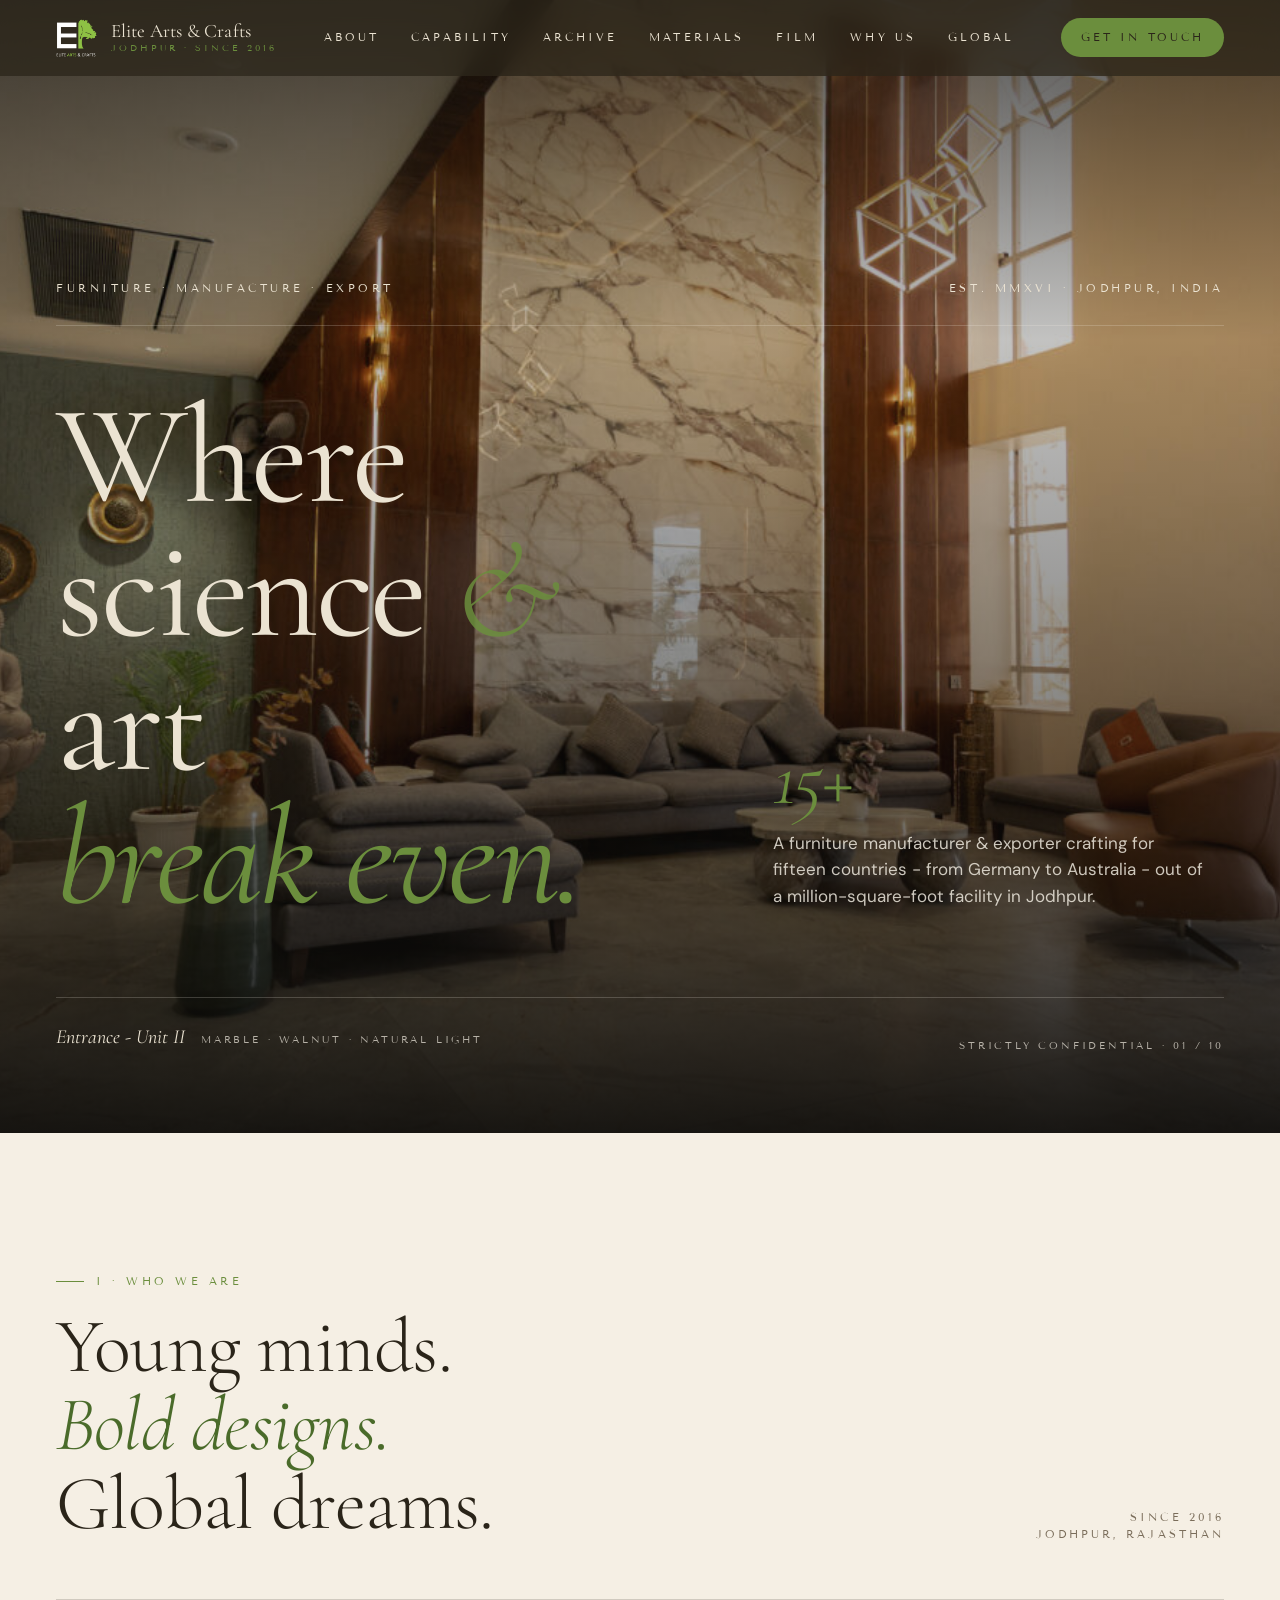
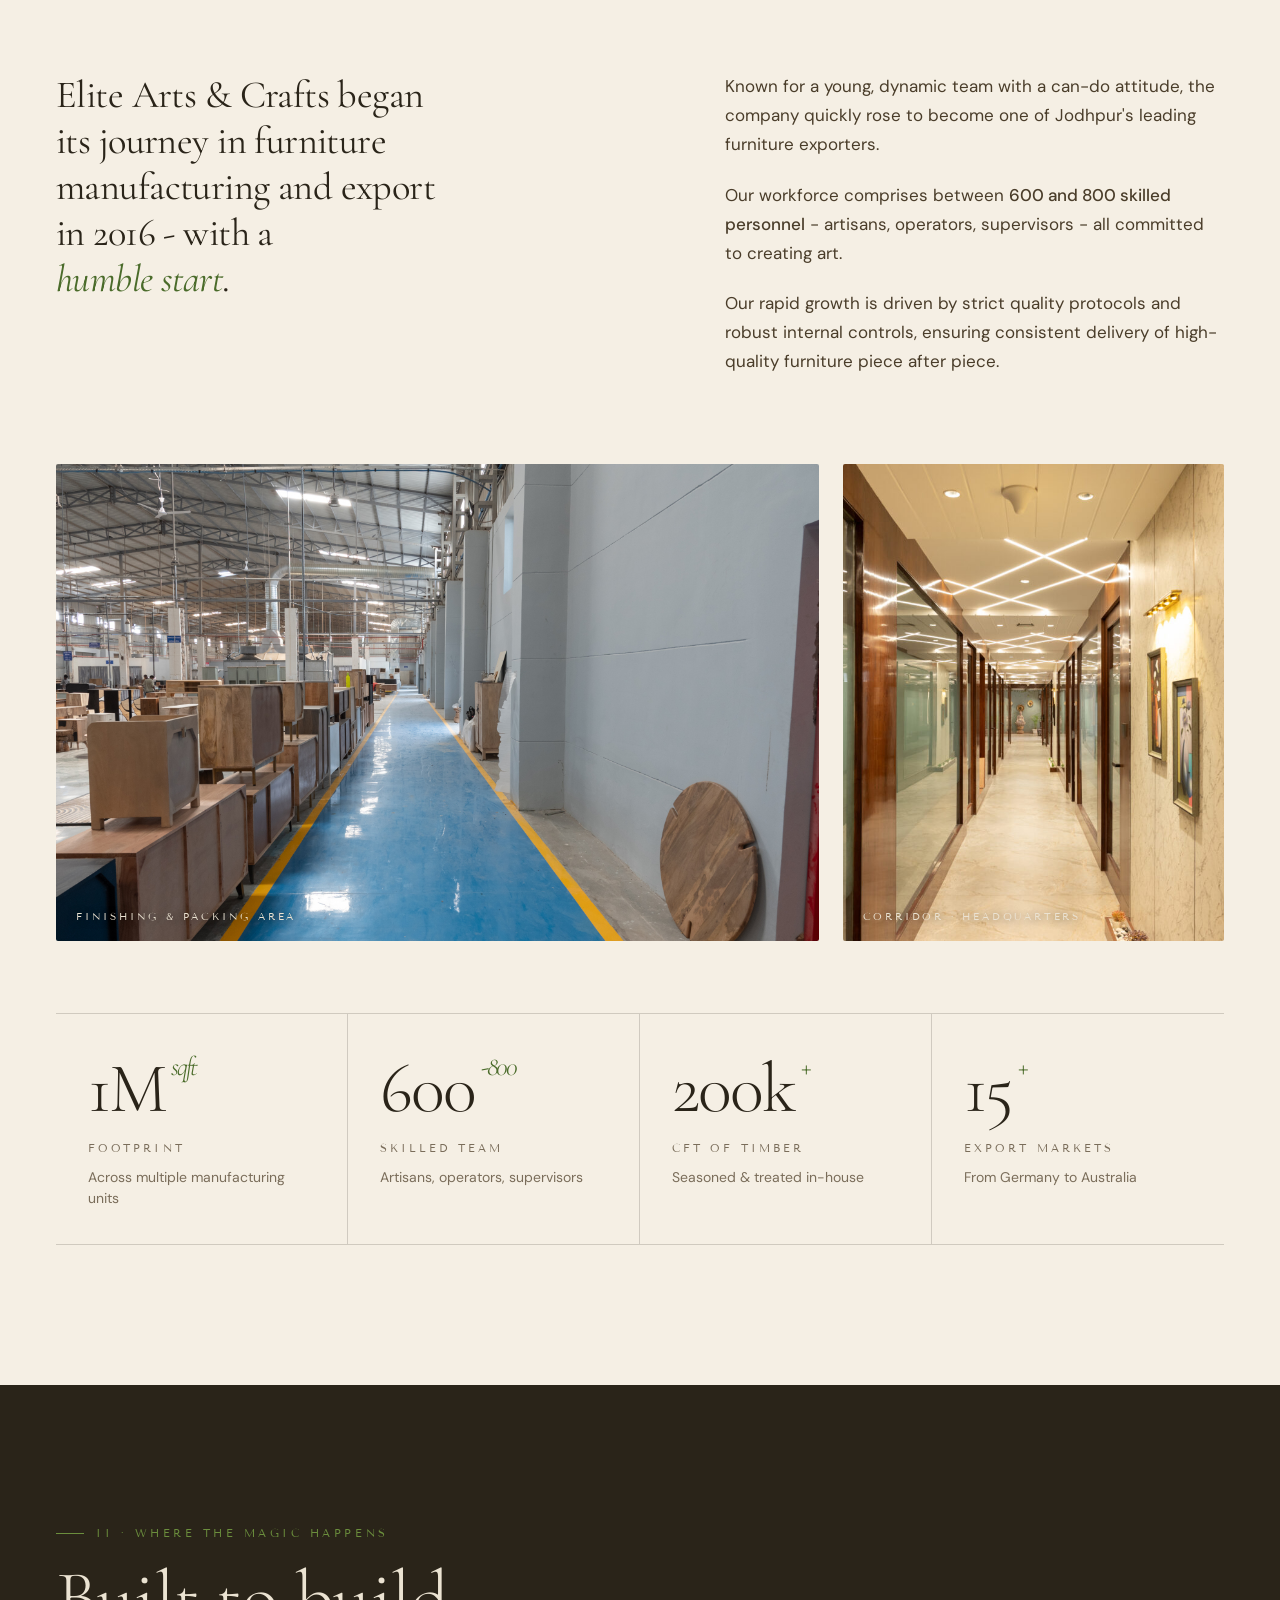
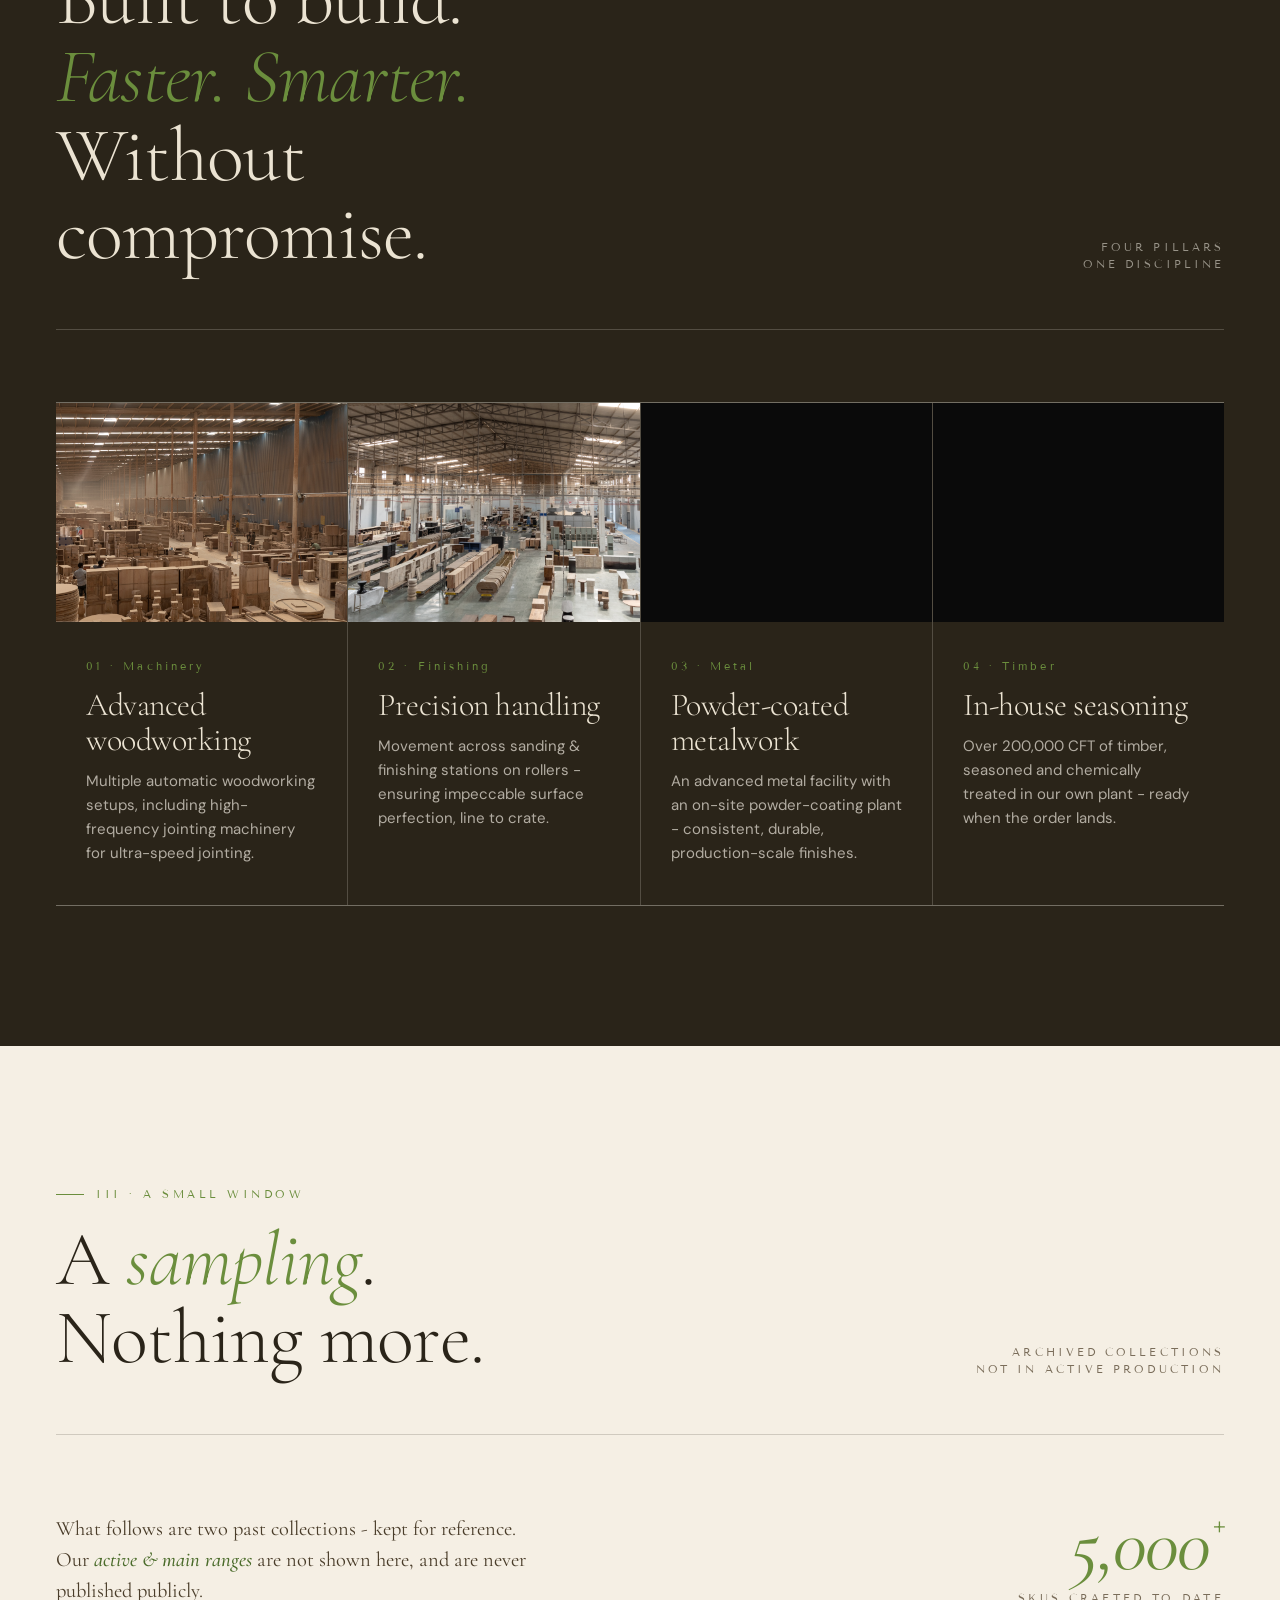
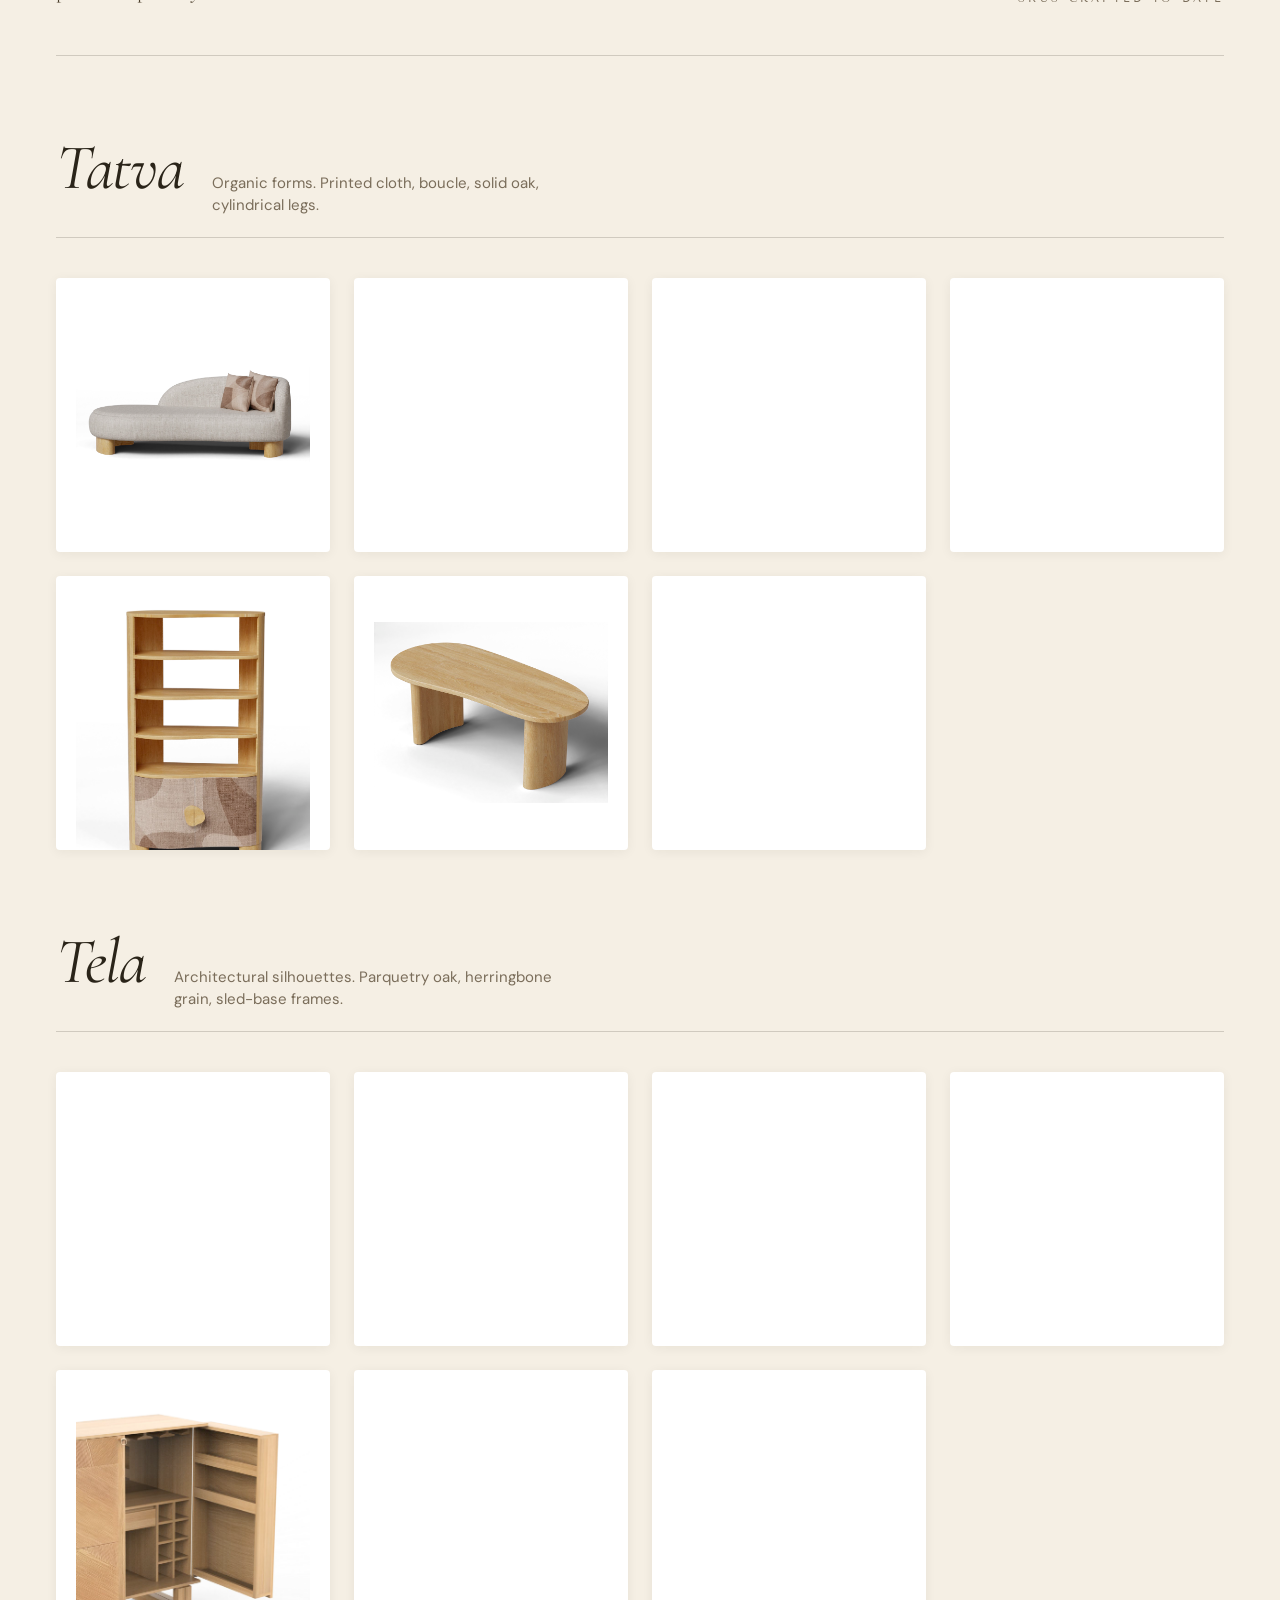
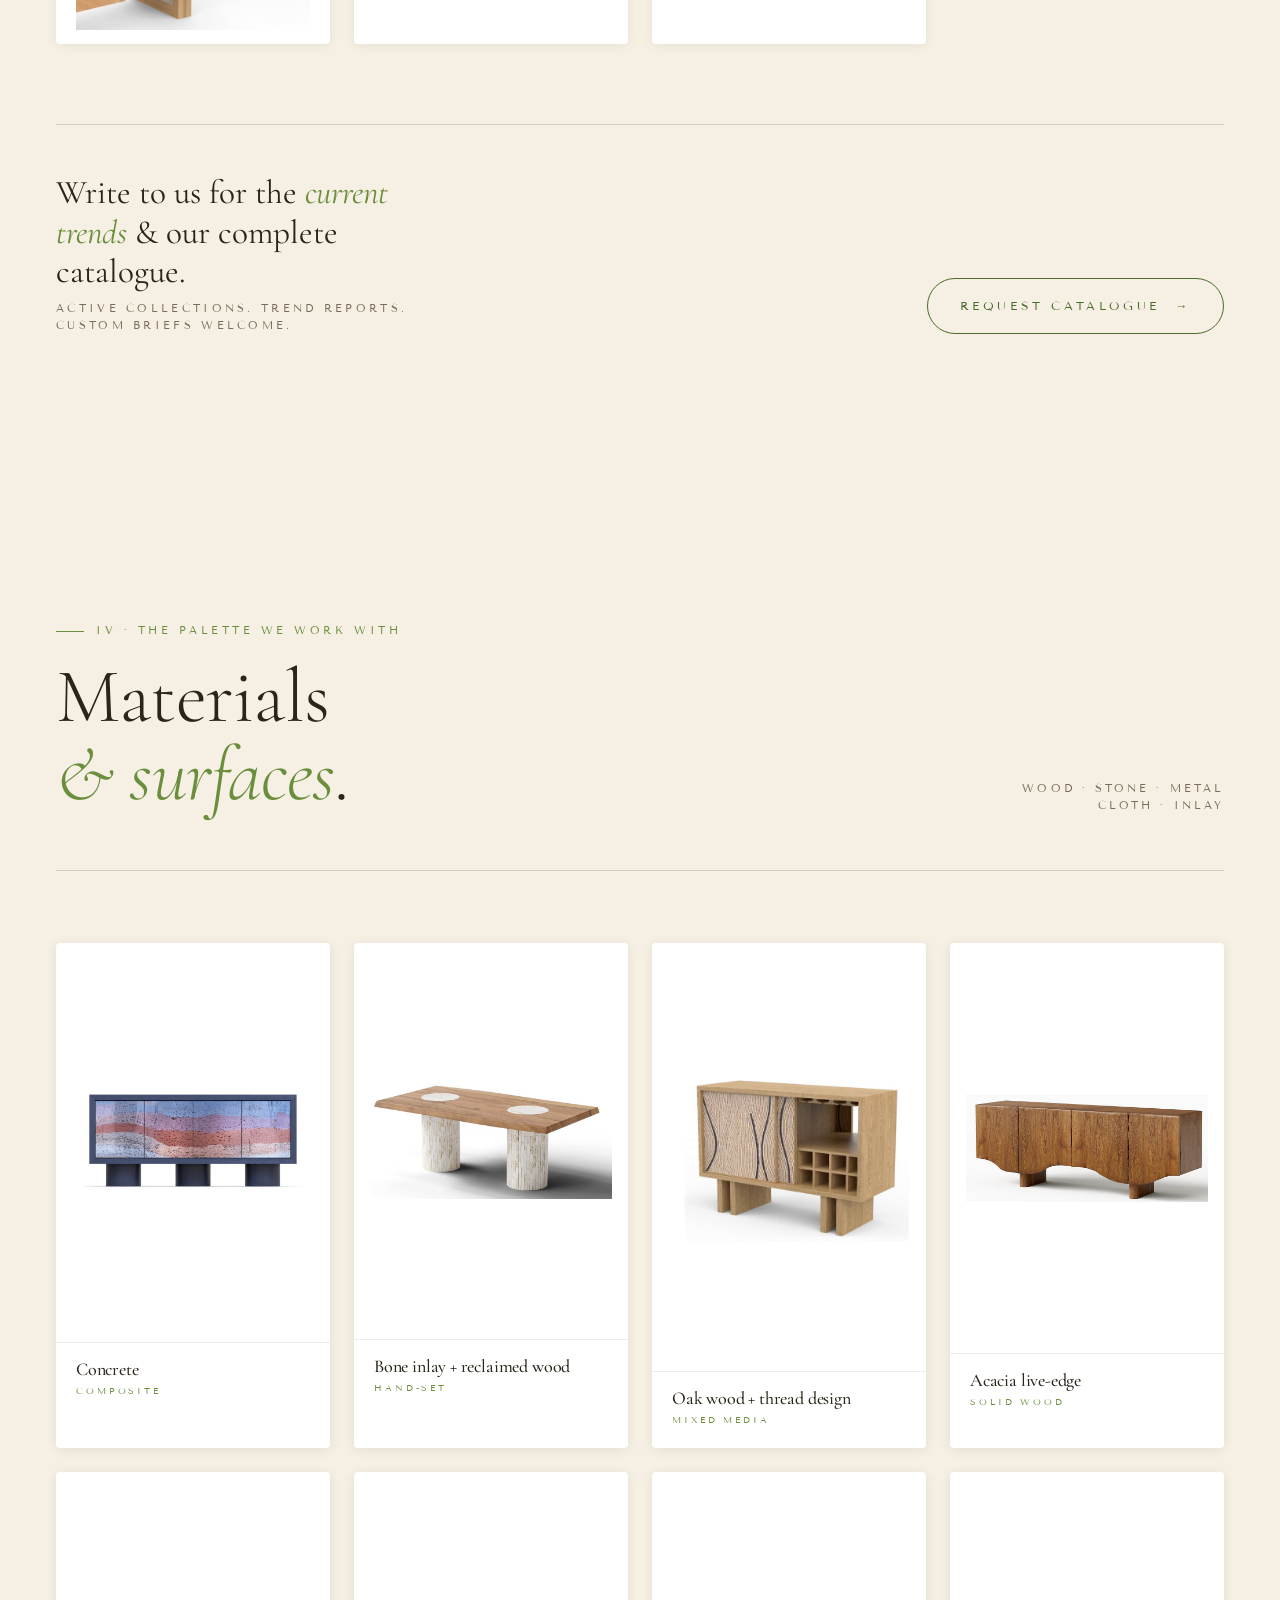
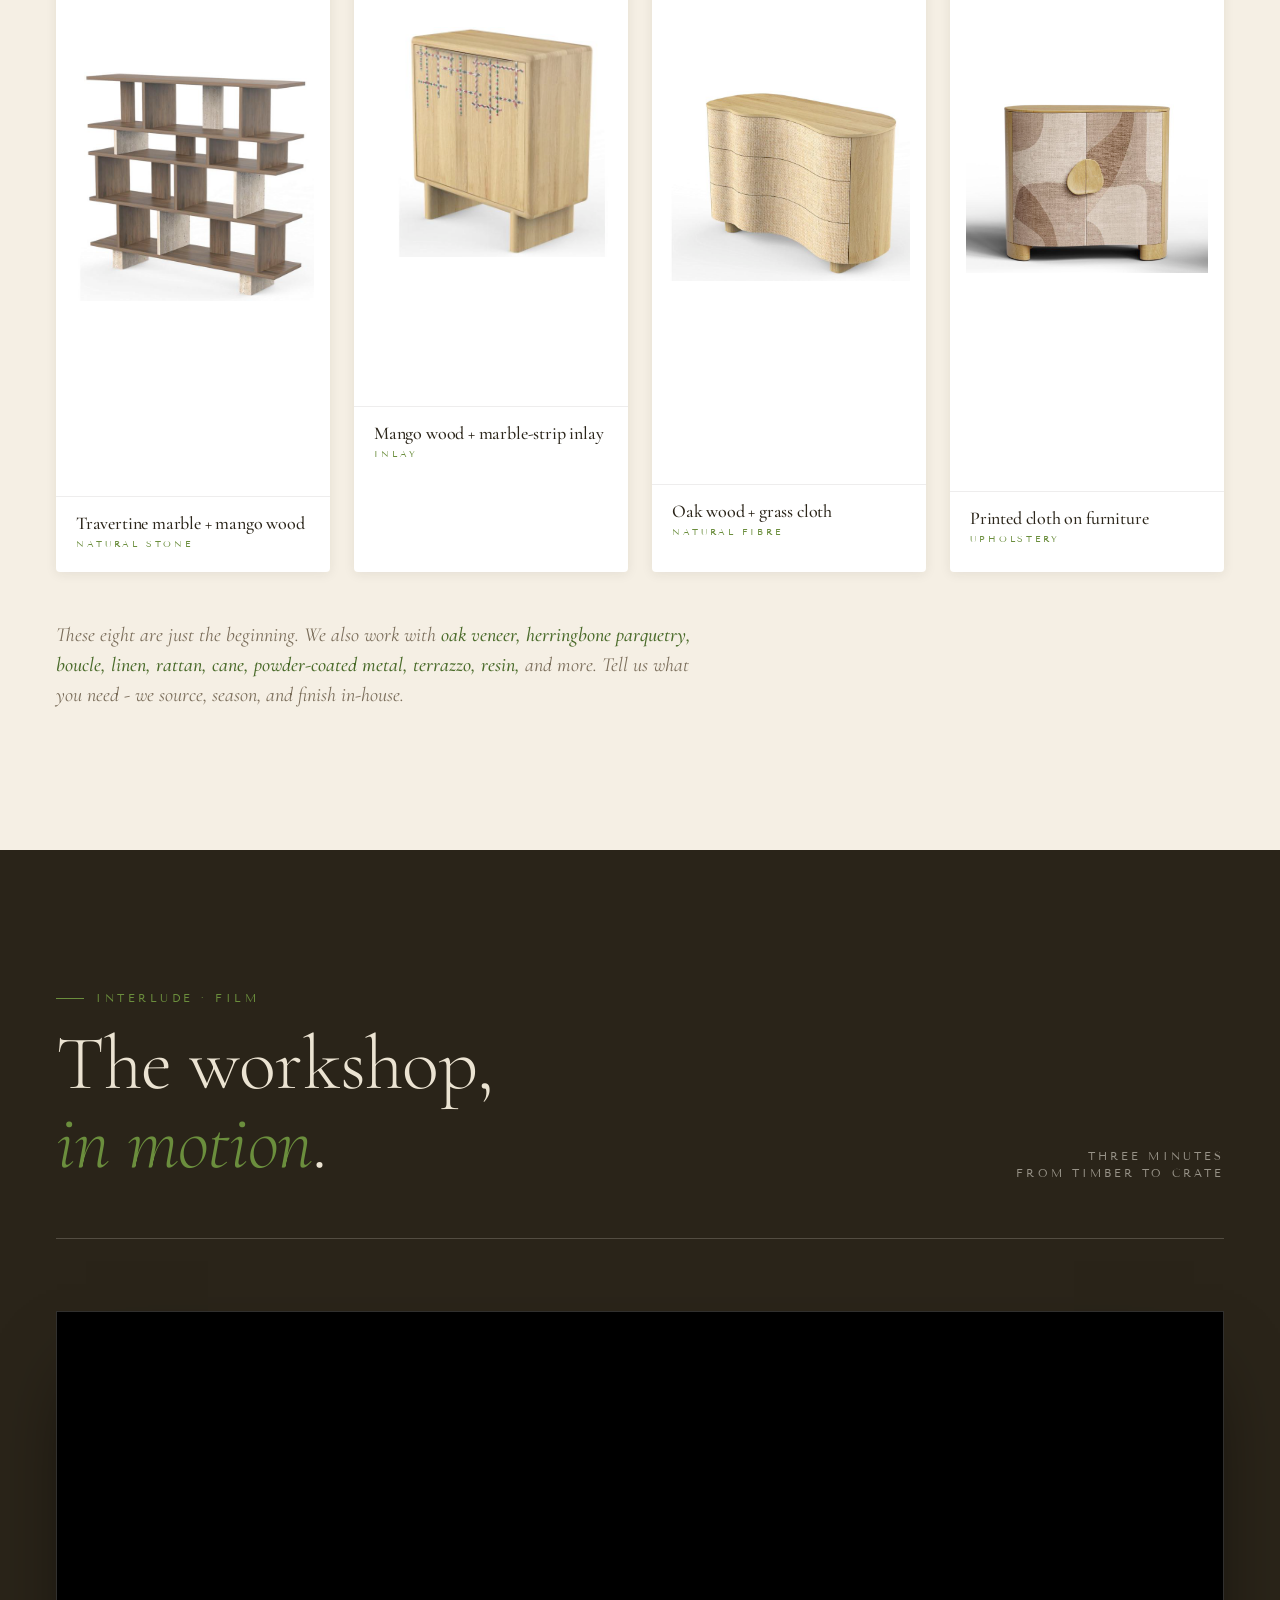
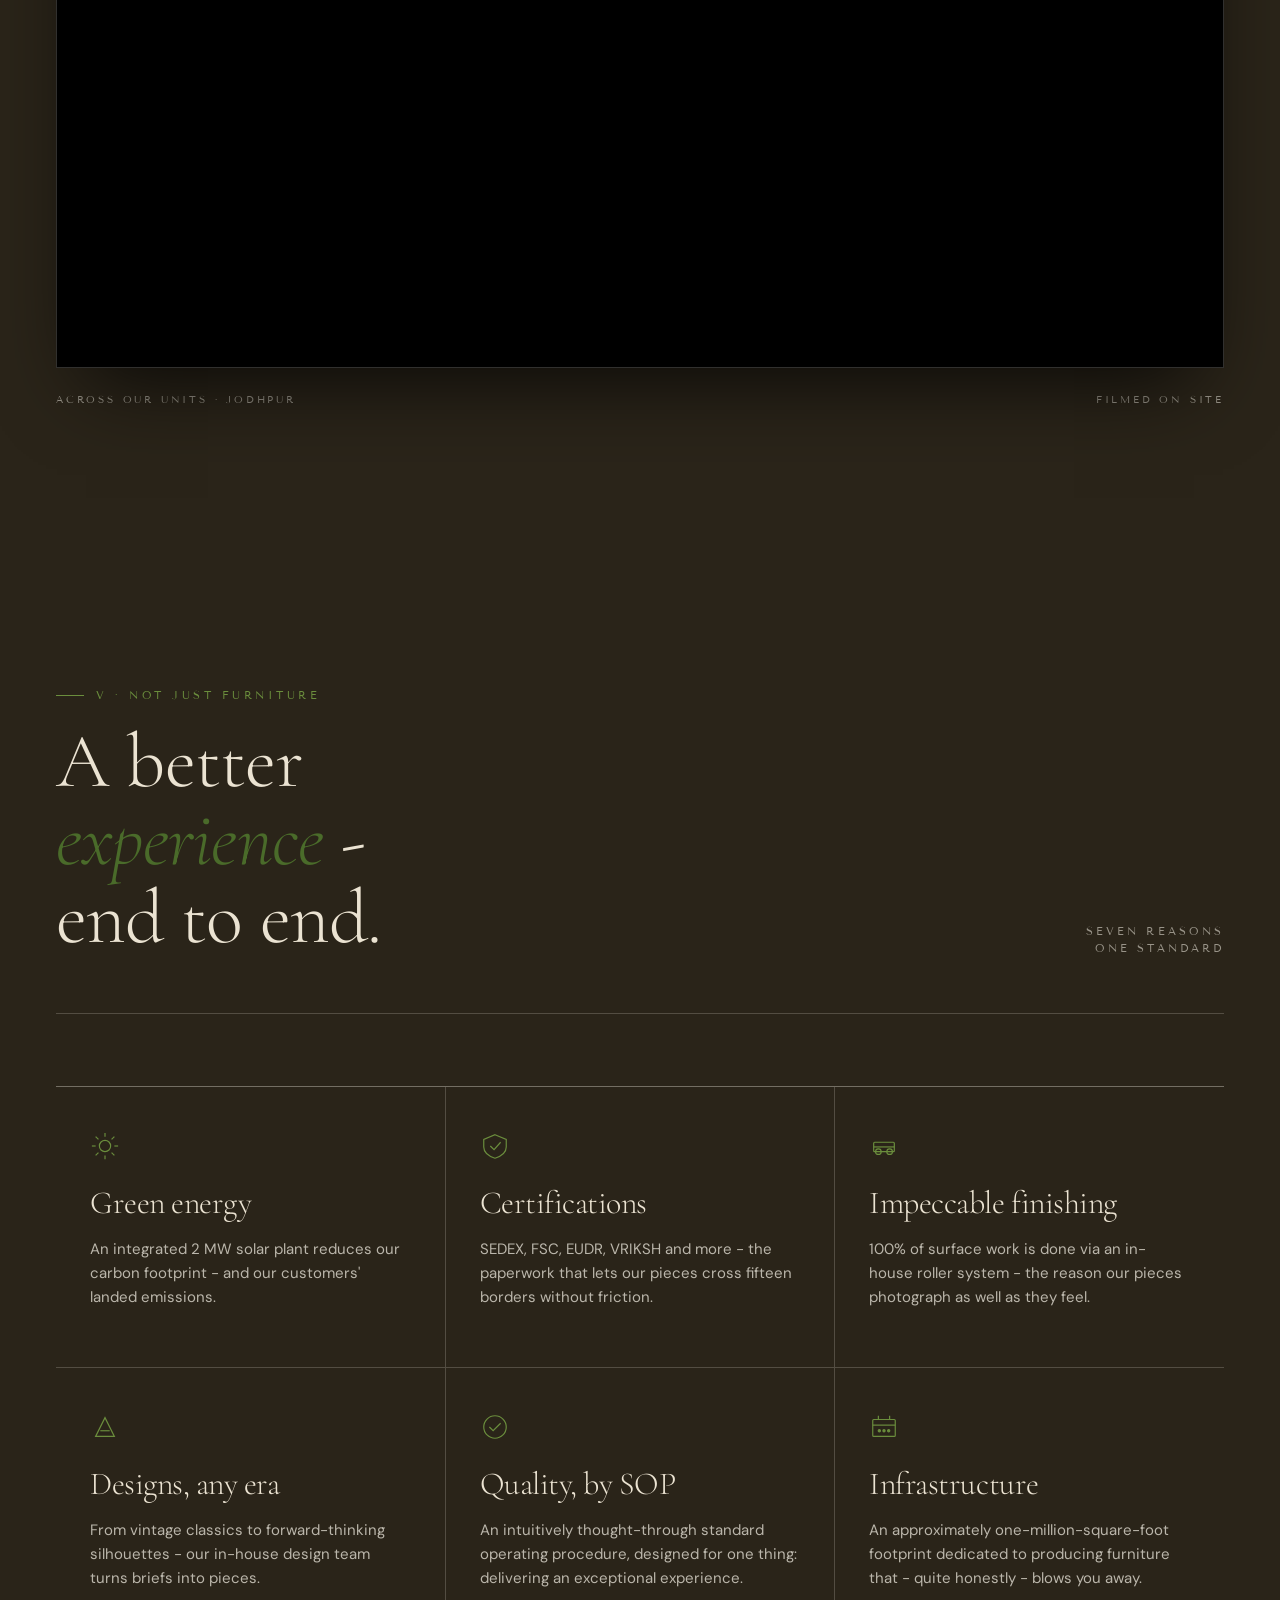
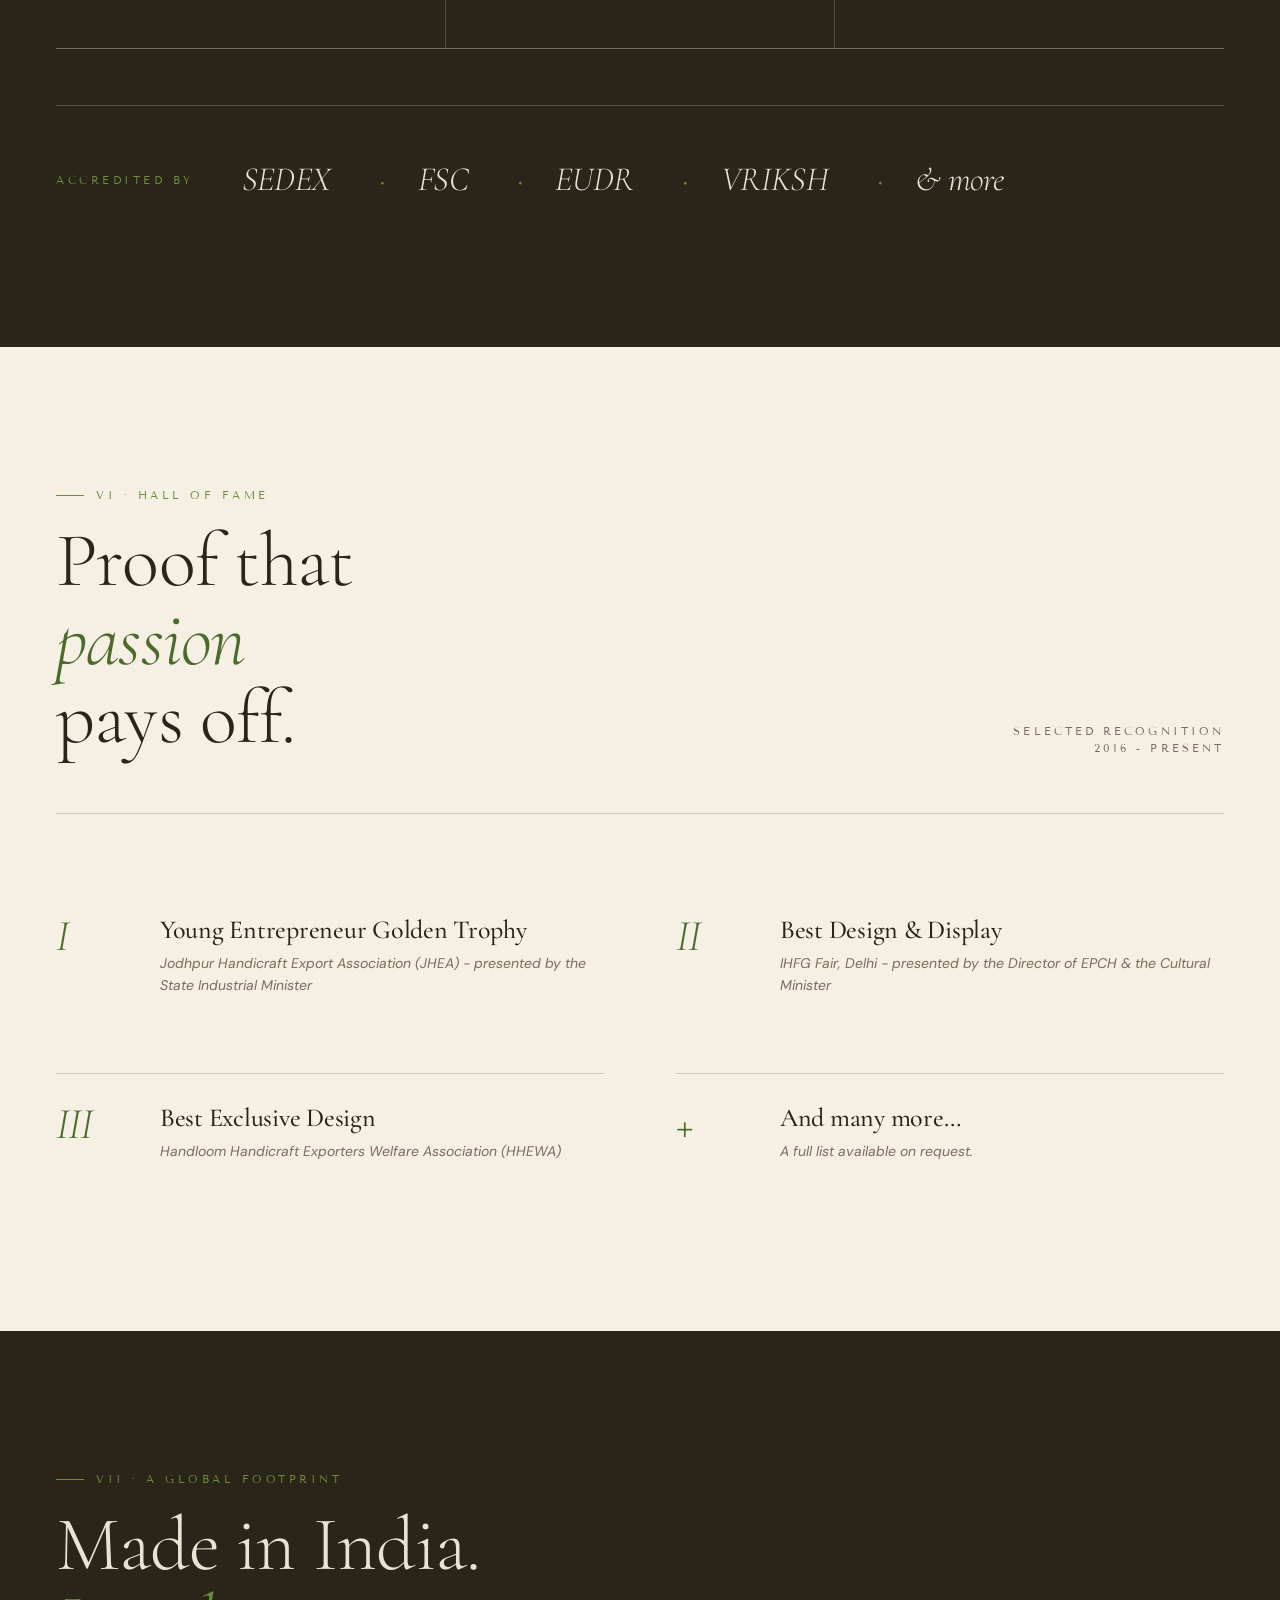
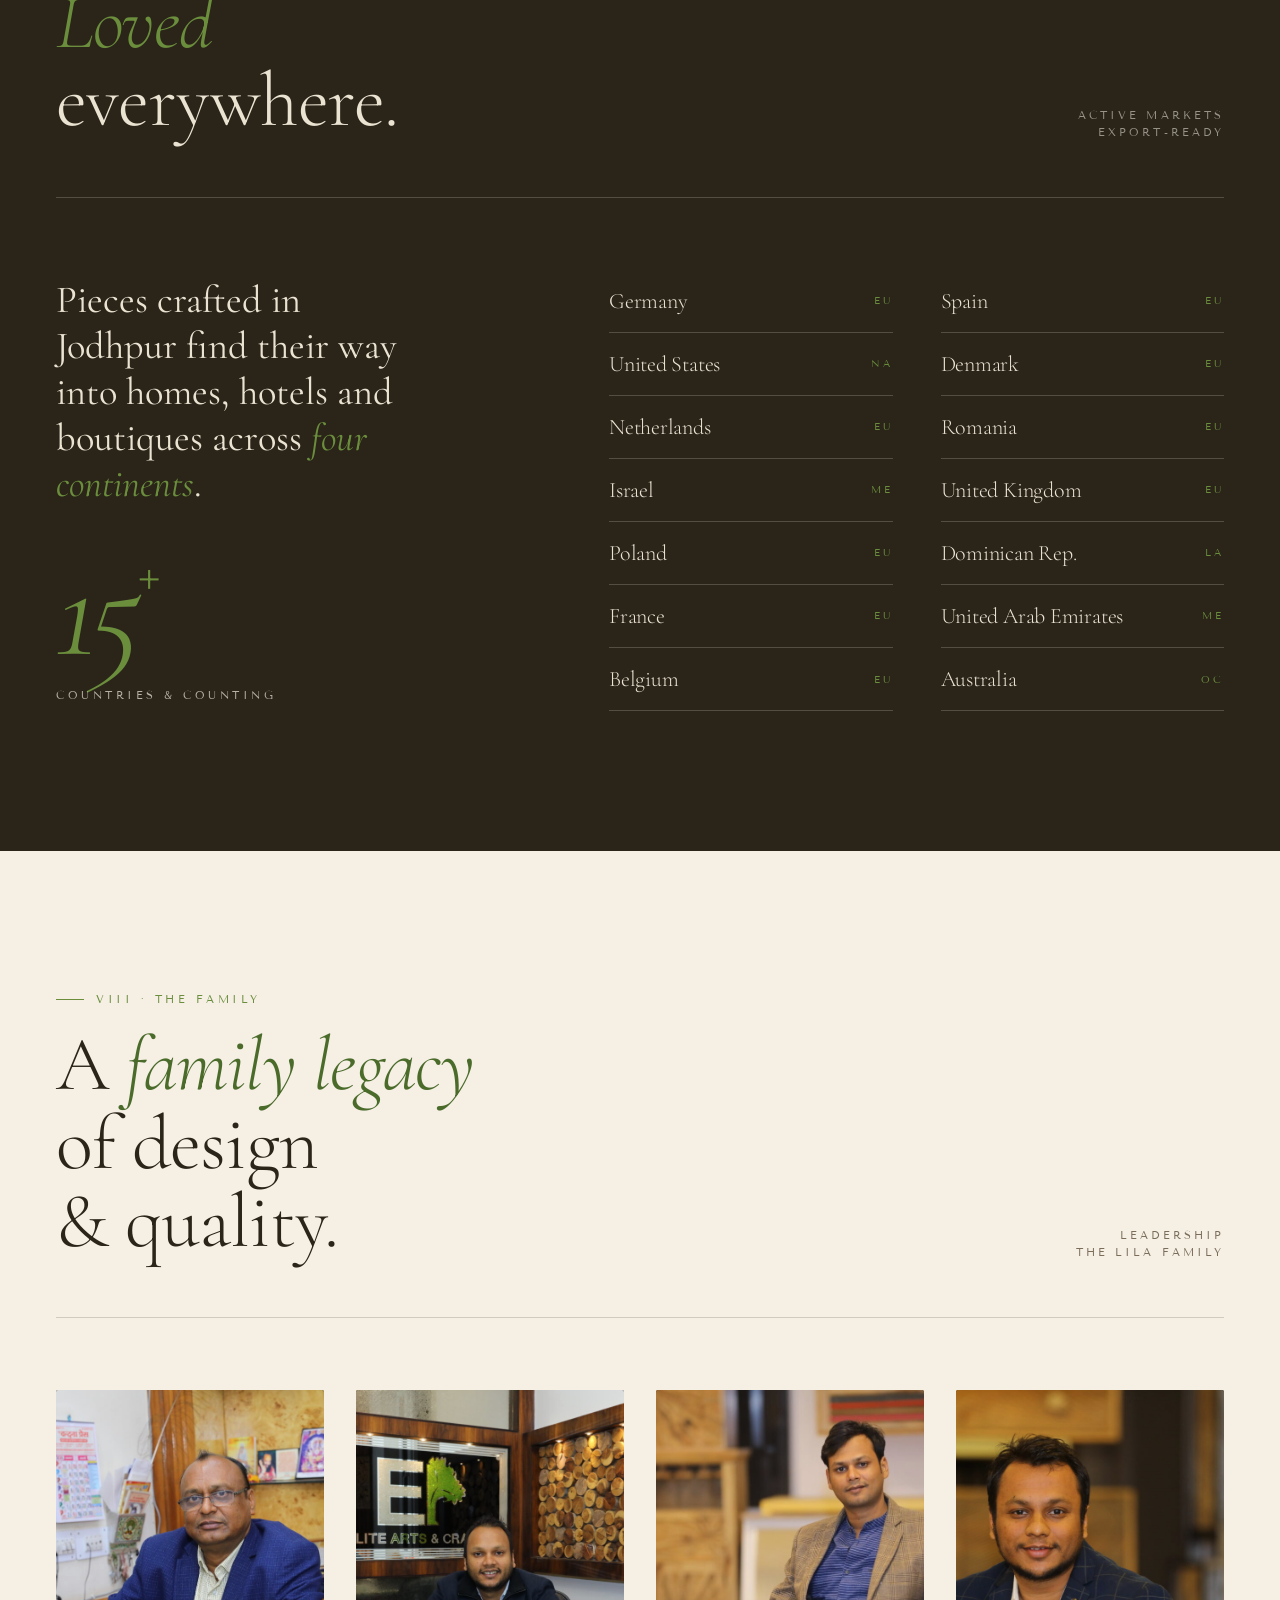
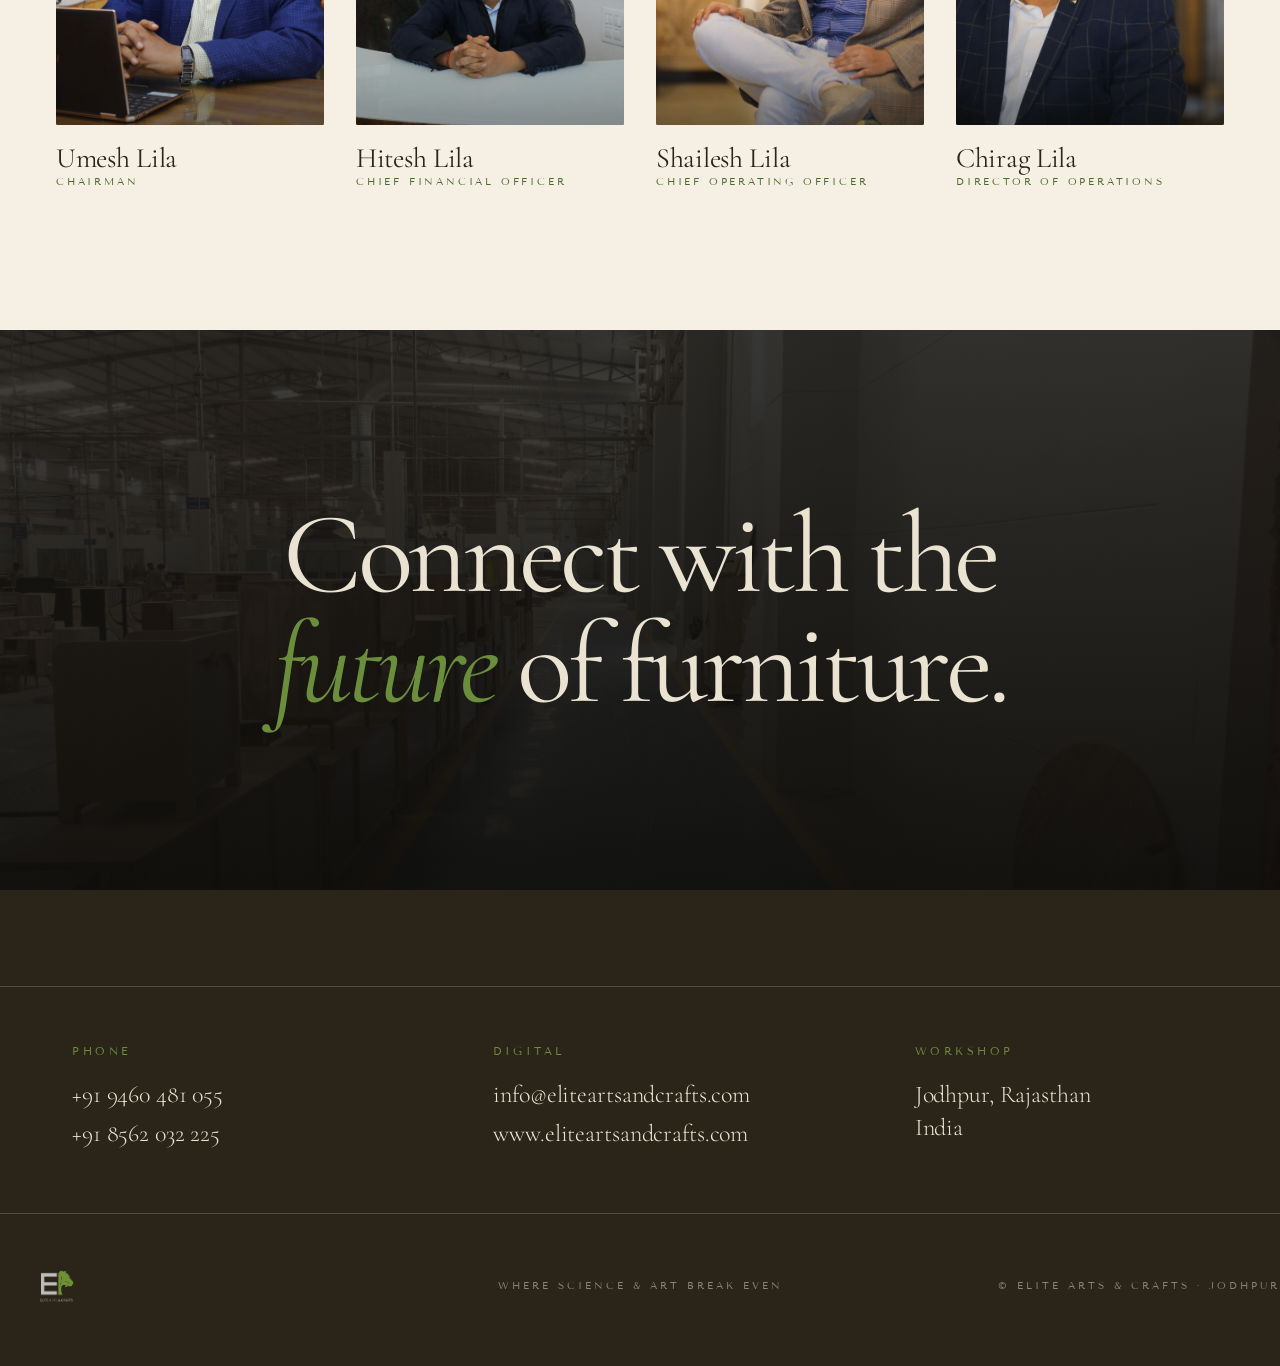
<file: index.html>
<!doctype html>
<html lang="en" dir="ltr">
<head>
<meta charset="utf-8" />
<meta name="viewport" content="width=device-width, initial-scale=1, viewport-fit=cover" />

<!-- Primary -->
<title>Elite Arts &amp; Crafts | Furniture Manufacturer &amp; Exporter, Jodhpur, India</title>
<meta name="description" content="Elite Arts &amp; Crafts is a Jodhpur-based furniture manufacturer &amp; exporter, crafting solid-wood furniture for 15+ countries since 2016. 1M sqft facility, 600-800 artisans, FSC, SEDEX, EUDR &amp; VRIKSH accredited." />
<meta name="keywords" content="Elite Arts and Crafts, furniture manufacturer Jodhpur, furniture exporter India, wooden furniture exporter, solid wood furniture, sheesham furniture, mango wood furniture, acacia wood furniture, reclaimed wood furniture, dining furniture, bedroom furniture, sideboard, FSC furniture, SEDEX, EUDR, VRIKSH, custom furniture India, handcrafted furniture, Rajasthan furniture, Jodhpur handicrafts" />
<meta name="author" content="Elite Arts &amp; Crafts" />
<meta name="publisher" content="Elite Arts &amp; Crafts" />
<meta name="robots" content="index, follow, max-image-preview:large, max-snippet:-1, max-video-preview:-1" />
<meta name="googlebot" content="index, follow" />
<meta name="bingbot" content="index, follow" />
<meta name="theme-color" content="#0a0a0a" />
<meta name="format-detection" content="telephone=no" />
<meta name="geo.region" content="IN-RJ" />
<meta name="geo.placename" content="Jodhpur" />
<meta name="geo.position" content="26.1922;73.0004" />
<meta name="ICBM" content="26.1922, 73.0004" />
<meta name="rating" content="General" />

<link rel="canonical" href="https://eliteartsandcrafts.com/" />

<!-- Icons -->
<link rel="icon" type="image/png" sizes="32x32" href="assets/logo-color.png" />
<link rel="icon" type="image/png" sizes="192x192" href="assets/logo-color.png" />
<link rel="apple-touch-icon" sizes="180x180" href="assets/logo-color.png" />
<link rel="shortcut icon" href="assets/logo-color.png" />
<link rel="mask-icon" href="assets/logo-color.png" color="#0a0a0a" />

<!-- Open Graph -->
<meta property="og:type" content="website" />
<meta property="og:site_name" content="Elite Arts &amp; Crafts" />
<meta property="og:title" content="Elite Arts &amp; Crafts — Furniture Manufacturer &amp; Exporter, Jodhpur" />
<meta property="og:description" content="Solid-wood furniture crafted in Jodhpur for 15+ countries since 2016. 1M sqft facility, 600-800 artisans, FSC, SEDEX, EUDR &amp; VRIKSH accredited." />
<meta property="og:url" content="https://eliteartsandcrafts.com/" />
<meta property="og:image" content="https://eliteartsandcrafts.com/assets/lobby.jpeg" />
<meta property="og:image:secure_url" content="https://eliteartsandcrafts.com/assets/lobby.jpeg" />
<meta property="og:image:type" content="image/jpeg" />
<meta property="og:image:width" content="1184" />
<meta property="og:image:height" content="787" />
<meta property="og:image:alt" content="Elite Arts &amp; Crafts — Unit II entrance, Jodhpur" />
<meta property="og:locale" content="en_US" />
<meta property="og:locale:alternate" content="en_GB" />
<meta property="og:locale:alternate" content="en_IN" />

<!-- Twitter Card -->
<meta name="twitter:card" content="summary_large_image" />
<meta name="twitter:title" content="Elite Arts &amp; Crafts — Furniture Manufacturer &amp; Exporter, Jodhpur" />
<meta name="twitter:description" content="Solid-wood furniture crafted in Jodhpur for 15+ countries since 2016." />
<meta name="twitter:image" content="https://eliteartsandcrafts.com/assets/lobby.jpeg" />
<meta name="twitter:image:alt" content="Elite Arts &amp; Crafts — Unit II entrance, Jodhpur" />

<!-- Resource hints -->
<link rel="preconnect" href="https://fonts.googleapis.com" />
<link rel="preconnect" href="https://fonts.gstatic.com" crossorigin />
<link rel="dns-prefetch" href="https://www.youtube.com" />
<link rel="dns-prefetch" href="https://www.youtube-nocookie.com" />
<link rel="dns-prefetch" href="https://i.ytimg.com" />

<!-- Critical asset preload -->
<link rel="preload" as="image" href="assets/lobby.jpeg" fetchpriority="high" />

<!-- Fonts -->
<link href="https://fonts.googleapis.com/css2?family=Cormorant+Garamond:ital,wght@0,400;0,500;0,600;1,400;1,500&family=DM+Sans:wght@400;500&family=Tenor+Sans&display=swap" rel="stylesheet" />

<!-- Styles -->
<link rel="stylesheet" href="styles.css" />

<!-- JSON-LD: Organization (Manufacturer) -->
<script type="application/ld+json">
{
  "@context": "https://schema.org",
  "@type": "Organization",
  "additionalType": "https://schema.org/Manufacturer",
  "@id": "https://eliteartsandcrafts.com/#organization",
  "name": "Elite Arts & Crafts",
  "alternateName": ["Elite Art And Craft", "Elite Arts and Crafts"],
  "url": "https://eliteartsandcrafts.com/",
  "logo": {
    "@type": "ImageObject",
    "url": "https://eliteartsandcrafts.com/assets/logo-color.png",
    "width": 1155,
    "height": 1081
  },
  "image": "https://eliteartsandcrafts.com/assets/lobby.jpeg",
  "description": "Furniture manufacturer & exporter based in Jodhpur, India. Crafting solid-wood furniture for 15+ countries since 2016.",
  "slogan": "Where science & art break even.",
  "foundingDate": "2016",
  "foundingLocation": {
    "@type": "Place",
    "address": {
      "@type": "PostalAddress",
      "addressLocality": "Jodhpur",
      "addressRegion": "Rajasthan",
      "addressCountry": "IN"
    }
  },
  "address": {
    "@type": "PostalAddress",
    "streetAddress": "F-869 Boranada 4th Phase, Salawas Main Street",
    "addressLocality": "Jodhpur",
    "addressRegion": "Rajasthan",
    "postalCode": "342012",
    "addressCountry": "IN"
  },
  "contactPoint": [
    {
      "@type": "ContactPoint",
      "telephone": "+91-9460481055",
      "contactType": "sales",
      "email": "info@eliteartsandcrafts.com",
      "areaServed": ["DE","US","NL","IL","PL","FR","BE","ES","DK","RO","GB","DO","AE","AU","IN"],
      "availableLanguage": ["English","Hindi"]
    },
    {
      "@type": "ContactPoint",
      "telephone": "+91-8562032225",
      "contactType": "customer service",
      "areaServed": "Worldwide",
      "availableLanguage": ["English","Hindi"]
    }
  ],
  "founder": [
    {"@type":"Person","name":"Umesh Lila","jobTitle":"Chairman"}
  ],
  "employee": [
    {"@type":"Person","name":"Umesh Lila","jobTitle":"Chairman"},
    {"@type":"Person","name":"Hitesh Lila","jobTitle":"Chief Financial Officer"},
    {"@type":"Person","name":"Shailesh Lila","jobTitle":"Chief Operating Officer"},
    {"@type":"Person","name":"Chirag Lila","jobTitle":"Director of Operations"}
  ],
  "numberOfEmployees": {"@type":"QuantitativeValue","minValue":600,"maxValue":800,"unitText":"people"},
  "areaServed": [
    "Germany","United States","Netherlands","Israel","Poland","France","Belgium","Spain","Denmark","Romania","United Kingdom","Dominican Republic","United Arab Emirates","Australia"
  ],
  "knowsAbout": [
    "Solid wood furniture","Acacia wood","Sheesham wood","Mango wood","Reclaimed wood","Bone inlay","Powder-coated metal","Travertine marble inlay","Furniture manufacturing","Furniture export"
  ],
  "award": [
    "Young Entrepreneur Golden Trophy — Jodhpur Handicraft Export Association (JHEA)",
    "Best Design & Display — IHFG Fair, Delhi",
    "Best Exclusive Design — Handloom Handicraft Exporters Welfare Association (HHEWA)"
  ],
  "hasCredential": [
    {"@type":"EducationalOccupationalCredential","name":"SEDEX","credentialCategory":"certification"},
    {"@type":"EducationalOccupationalCredential","name":"FSC","credentialCategory":"certification"},
    {"@type":"EducationalOccupationalCredential","name":"EUDR","credentialCategory":"compliance"},
    {"@type":"EducationalOccupationalCredential","name":"VRIKSH","credentialCategory":"certification"}
  ],
  "sameAs": [
    "https://www.youtube.com/@eliteartsandcrafts6770"
  ]
}
</script>

<!-- JSON-LD: LocalBusiness -->
<script type="application/ld+json">
{
  "@context": "https://schema.org",
  "@type": "FurnitureStore",
  "@id": "https://eliteartsandcrafts.com/#localbusiness",
  "name": "Elite Arts & Crafts",
  "image": [
    "https://eliteartsandcrafts.com/assets/lobby.jpeg",
    "https://eliteartsandcrafts.com/assets/entrance-team.jpeg",
    "https://eliteartsandcrafts.com/assets/woodworking-hall.jpeg"
  ],
  "logo": "https://eliteartsandcrafts.com/assets/logo-color.png",
  "url": "https://eliteartsandcrafts.com/",
  "telephone": "+91-9460481055",
  "email": "info@eliteartsandcrafts.com",
  "priceRange": "$$$",
  "description": "Furniture manufacturer & exporter in Jodhpur, India. Solid-wood pieces for 15+ countries since 2016.",
  "address": {
    "@type": "PostalAddress",
    "streetAddress": "F-869 Boranada 4th Phase, Salawas Main Street",
    "addressLocality": "Jodhpur",
    "addressRegion": "Rajasthan",
    "postalCode": "342012",
    "addressCountry": "IN"
  },
  "geo": {
    "@type": "GeoCoordinates",
    "latitude": 26.1922,
    "longitude": 73.0004
  },
  "hasMap": "https://www.google.com/maps?q=26.1922,73.0004",
  "parentOrganization": {"@id":"https://eliteartsandcrafts.com/#organization"}
}
</script>

<!-- JSON-LD: WebSite -->
<script type="application/ld+json">
{
  "@context": "https://schema.org",
  "@type": "WebSite",
  "@id": "https://eliteartsandcrafts.com/#website",
  "url": "https://eliteartsandcrafts.com/",
  "name": "Elite Arts & Crafts",
  "description": "Furniture manufacturer & exporter, Jodhpur, India.",
  "publisher": {"@id":"https://eliteartsandcrafts.com/#organization"},
  "inLanguage": "en"
}
</script>

<!-- JSON-LD: VideoObject -->
<script type="application/ld+json">
{
  "@context": "https://schema.org",
  "@type": "VideoObject",
  "name": "Elite Arts & Crafts — The Workshop",
  "description": "A film of the Elite Arts & Crafts workshop in Jodhpur — from timber to crate. Three minutes across our manufacturing units.",
  "thumbnailUrl": [
    "https://i.ytimg.com/vi/9-OTYmUJe8U/hqdefault.jpg",
    "https://i.ytimg.com/vi/9-OTYmUJe8U/maxresdefault.jpg"
  ],
  "embedUrl": "https://www.youtube.com/embed/9-OTYmUJe8U",
  "contentUrl": "https://www.youtube.com/watch?v=9-OTYmUJe8U",
  "publisher": {"@id":"https://eliteartsandcrafts.com/#organization"},
  "uploadDate": "2024-01-01"
}
</script>
</head>
<body>

<!-- NAV -->
<header class="nav" id="nav">
  <a href="#top" class="nav__brand" aria-label="Elite Arts & Crafts">
    <img src="assets/logo-white.png" alt="" class="nav__logo" width="1155" height="1081" decoding="async" />
    <span class="nav__word">
      <b>Elite Arts &amp; Crafts</b>
      <span>Jodhpur · Since 2016</span>
    </span>
  </a>
  <nav class="nav__links" id="navLinks">
    <a href="#about">About</a>
    <a href="#capability">Capability</a>
    <a href="#products">Archive</a>
    <a href="#materials">Materials</a>
    <a href="#film">Film</a>
    <a href="#why">Why us</a>
    <a href="#global">Global</a>
    <a href="#contact" class="nav__links-cta" data-open-contact>Get in touch</a>
  </nav>
  <a href="#contact" class="nav__cta" data-open-contact>Get in touch</a>
  <button class="nav__burger" id="navBurger" aria-label="Open menu" aria-expanded="false" aria-controls="navLinks">
    <span></span><span></span><span></span>
  </button>
</header>

<!-- HERO -->
<section class="hero" id="top">
  <div class="hero__bg">
    <img src="assets/lobby.jpeg" alt="" aria-hidden="true" width="1184" height="787" fetchpriority="high" decoding="async" />
  </div>
  <div class="shell hero__content">
    <div class="hero__eyebrow-row">
      <span class="eyebrow" style="color:var(--ivory);">Furniture · Manufacture · Export</span>
      <span class="eyebrow" style="color:var(--ivory);">Est. MMXVI · Jodhpur, India</span>
    </div>

    <div class="hero__grid">
      <h1 class="hero__title">
        Where<br/>science <span class="amp">&amp;</span> art<br/><em>break&nbsp;even.</em>
      </h1>
      <aside class="hero__aside">
        <span class="num">15+</span>
        <p>A furniture manufacturer &amp; exporter crafting for fifteen countries - from Germany to Australia - out of a million-square-foot facility in Jodhpur.</p>
      </aside>
    </div>

    <div class="hero__caption">
      <div>
        <b>Entrance - Unit II</b>
        <span>Marble · walnut · natural light</span>
      </div>
      <span>Strictly confidential · 01 / 10</span>
    </div>
  </div>
</section>

<!-- ABOUT -->
<section id="about" class="sect--light">
  <div class="shell">
    <div class="sect-head">
      <div>
        <div class="sect-head__tag"><span class="eyebrow">I · Who we are</span></div>
        <h2 style="margin-top:18px;">Young minds.<br/><em style="font-style:italic;color:var(--gold-deep);">Bold designs.</em><br/>Global dreams.</h2>
      </div>
      <div class="sect-head__meta">Since 2016<br/>Jodhpur, Rajasthan</div>
    </div>

    <div class="about__body reveal">
      <p class="about__lede">
        Elite Arts &amp; Crafts began its journey in furniture manufacturing and export in 2016 - with a <em>humble&nbsp;start</em>.
      </p>
      <div class="about__copy">
        <p>Known for a young, dynamic team with a can-do attitude, the company quickly rose to become one of Jodhpur's leading furniture exporters.</p>
        <p>Our workforce comprises between <b style="font-weight:500;">600 and 800 skilled personnel</b> - artisans, operators, supervisors - all committed to creating art.</p>
        <p>Our rapid growth is driven by strict quality protocols and robust internal controls, ensuring consistent delivery of high-quality furniture piece after piece.</p>
      </div>
    </div>

    <div class="about__photo reveal">
      <figure class="big">
        <img src="assets/entrance-team.jpeg" alt="The Elite Arts & Crafts team at the Unit II entrance" width="1184" height="774" loading="lazy" decoding="async" />
        <figcaption>Finishing &amp; packing area</figcaption>
      </figure>
      <figure class="small">
        <img src="assets/corridor.jpeg" alt="Interior corridor" width="1184" height="787" loading="lazy" decoding="async" />
        <figcaption>Corridor · Headquarters</figcaption>
      </figure>
    </div>

    <div class="stats reveal">
      <div class="stat">
        <div class="stat__num">1M<sup>sqft</sup></div>
        <div class="stat__label">Footprint</div>
        <div class="stat__sub">Across multiple manufacturing units</div>
      </div>
      <div class="stat">
        <div class="stat__num">600<sup>-800</sup></div>
        <div class="stat__label">Skilled team</div>
        <div class="stat__sub">Artisans, operators, supervisors</div>
      </div>
      <div class="stat">
        <div class="stat__num">200k<sup>+</sup></div>
        <div class="stat__label">CFT of timber</div>
        <div class="stat__sub">Seasoned &amp; treated in-house</div>
      </div>
      <div class="stat">
        <div class="stat__num">15<sup>+</sup></div>
        <div class="stat__label">Export markets</div>
        <div class="stat__sub">From Germany to Australia</div>
      </div>
    </div>
  </div>
</section>

<!-- CAPABILITY -->
<section id="capability" class="sect--dark">
  <div class="shell">
    <div class="sect-head">
      <div>
        <div class="sect-head__tag"><span class="eyebrow">II · Where the magic happens</span></div>
        <h2 style="margin-top:18px;">Built to build.<br/><span style="color:var(--gold);font-style:italic;">Faster. Smarter.</span><br/>Without compromise.</h2>
      </div>
      <div class="sect-head__meta">Four pillars<br/>One discipline</div>
    </div>

    <div class="cap-grid reveal">
      <article class="cap">
        <div class="cap__img"><img src="assets/woodworking-hall.jpeg" alt="Advanced woodworking hall" width="1183" height="787" loading="lazy" decoding="async" /></div>
        <div class="cap__body">
          <div class="cap__num">01 · Machinery</div>
          <div class="cap__title">Advanced woodworking</div>
          <p class="cap__desc">Multiple automatic woodworking setups, including high-frequency jointing machinery for ultra-speed jointing.</p>
        </div>
      </article>

      <article class="cap">
        <div class="cap__img"><img src="assets/factory-interior-wide.jpeg" alt="Precision handling - production floor wide view" width="1184" height="666" loading="lazy" decoding="async" /></div>
        <div class="cap__body">
          <div class="cap__num">02 · Finishing</div>
          <div class="cap__title">Precision handling</div>
          <p class="cap__desc">Movement across sanding &amp; finishing stations on rollers - ensuring impeccable surface perfection, line to crate.</p>
        </div>
      </article>

      <article class="cap">
        <div class="cap__img"><img src="assets/sanding.jpeg" alt="Sanding stations used in metal finishing" width="1183" height="787" loading="lazy" decoding="async" /></div>
        <div class="cap__body">
          <div class="cap__num">03 · Metal</div>
          <div class="cap__title">Powder-coated metalwork</div>
          <p class="cap__desc">An advanced metal facility with an on-site powder-coating plant - consistent, durable, production-scale finishes.</p>
        </div>
      </article>

      <article class="cap">
        <div class="cap__img"><img src="assets/timber-yard.jpeg" alt="Timber yard" width="1183" height="787" loading="lazy" decoding="async" /></div>
        <div class="cap__body">
          <div class="cap__num">04 · Timber</div>
          <div class="cap__title">In-house seasoning</div>
          <p class="cap__desc">Over 200,000 CFT of timber, seasoned and chemically treated in our own plant - ready when the order lands.</p>
        </div>
      </article>
    </div>
  </div>
</section>

<!-- PRODUCTS (Archive preview) -->
<section id="products" class="sect--light products">
  <div class="shell">
    <div class="sect-head">
      <div>
        <div class="sect-head__tag"><span class="eyebrow">III · A small window</span></div>
        <h2 style="margin-top:18px;">A <em style="font-style:italic;color:var(--gold);">sampling</em>.<br/>Nothing more.</h2>
      </div>
      <div class="sect-head__meta">Archived collections<br/>Not in active production</div>
    </div>

    <div class="products__intro reveal">
      <p class="products__note">What follows are two past collections - kept for reference. Our <em>active &amp; main ranges</em> are not shown here, and are never published publicly.</p>
      <div class="products__sku">
        <span class="products__sku-num">5,000<sup>+</sup></span>
        <span class="products__sku-lbl">SKUs crafted to date</span>
      </div>
    </div>

    <!-- TATVA COLLECTION -->
    <div class="collection reveal">
      <div class="collection__head">
        <h3 class="collection__name">Tatva</h3>
        <span class="collection__sub">Organic forms. Printed cloth, boucle, solid oak, cylindrical legs.</span>
      </div>
      <div class="collection__grid">
        <figure class="prod-card">
          <img src="assets/docx-img-01.png" alt="Chaise lounge - linen" width="1800" height="725" loading="lazy" decoding="async" />
        </figure>
        <figure class="prod-card">
          <img src="assets/docx-img-02.png" alt="Chaise lounge - printed cloth" width="1752" height="1018" loading="lazy" decoding="async" />
        </figure>
        <figure class="prod-card">
          <img src="assets/docx-img-03.png" alt="Nesting coffee table set" width="1227" height="626" loading="lazy" decoding="async" />
        </figure>
        <figure class="prod-card">
          <img src="assets/docx-img-05.png" alt="Chest of drawers" width="1600" height="1365" loading="lazy" decoding="async" />
        </figure>
        <figure class="prod-card">
          <img src="assets/docx-img-04.png" alt="Bookshelf with cloth cabinet" width="1326" height="1595" loading="lazy" decoding="async" />
        </figure>
        <figure class="prod-card">
          <img src="assets/docx-img-06.png" alt="Bean coffee table" width="1800" height="1390" loading="lazy" decoding="async" />
        </figure>
        <figure class="prod-card">
          <img src="assets/docx-img-07.png" alt="Small cabinet" width="1676" height="1353" loading="lazy" decoding="async" />
        </figure>
      </div>
    </div>

    <!-- TELA COLLECTION -->
    <div class="collection reveal">
      <div class="collection__head">
        <h3 class="collection__name">Tela</h3>
        <span class="collection__sub">Architectural silhouettes. Parquetry oak, herringbone grain, sled-base frames.</span>
      </div>
      <div class="collection__grid">
        <figure class="prod-card">
          <img src="assets/docx-img-08.png" alt="Four-door sideboard" width="1052" height="633" loading="lazy" decoding="async" />
        </figure>
        <figure class="prod-card">
          <img src="assets/docx-img-09.png" alt="Dining table" width="1086" height="746" loading="lazy" decoding="async" />
        </figure>
        <figure class="prod-card">
          <img src="assets/docx-img-12.png" alt="Three-drawer chest" width="983" height="722" loading="lazy" decoding="async" />
        </figure>
        <figure class="prod-card">
          <img src="assets/docx-img-10.png" alt="Bar cabinet" width="790" height="828" loading="lazy" decoding="async" />
        </figure>
        <figure class="prod-card">
          <img src="assets/docx-img-11.png" alt="Bar cabinet - open" width="1016" height="1045" loading="lazy" decoding="async" />
        </figure>
        <figure class="prod-card">
          <img src="assets/docx-img-14.png" alt="Coffee table" width="1040" height="688" loading="lazy" decoding="async" />
        </figure>
        <figure class="prod-card">
          <img src="assets/docx-img-13.png" alt="Open shelf unit" width="696" height="1234" loading="lazy" decoding="async" />
        </figure>
      </div>
    </div>

    <div class="products__cta reveal">
      <div class="products__cta-text">
        <p class="products__cta-head">Write to us for the <em style="color:var(--gold);font-style:italic;">current trends</em> &amp; our complete catalogue.</p>
        <p class="products__cta-sub">Active collections. Trend reports. Custom briefs welcome.</p>
      </div>
      <a href="#contact" class="products__cta-link" data-open-contact>Request catalogue <span aria-hidden="true">→</span></a>
    </div>
  </div>
</section>

<!-- MATERIALS & SURFACES -->
<section id="materials" class="sect--light">
  <div class="shell">
    <div class="sect-head">
      <div>
        <div class="sect-head__tag"><span class="eyebrow">IV · The palette we work with</span></div>
        <h2 style="margin-top:18px;">Materials<br/><em style="font-style:italic;color:var(--gold);">&amp; surfaces</em>.</h2>
      </div>
      <div class="sect-head__meta">Wood · Stone · Metal<br/>Cloth · Inlay</div>
    </div>

    <div class="mat-grid reveal">
      <figure class="mat-card">
        <img src="assets/mat-image1.png" alt="Concrete material sideboard" width="845" height="399" loading="lazy" decoding="async" />
        <figcaption><b>Concrete</b><span>Composite</span></figcaption>
      </figure>
      <figure class="mat-card">
        <img src="assets/mat-image2.png" alt="Bone inlay and reclaimed wood table" width="835" height="396" loading="lazy" decoding="async" />
        <figcaption><b>Bone inlay + reclaimed wood</b><span>Hand-set</span></figcaption>
      </figure>
      <figure class="mat-card">
        <img src="assets/mat-image3.png" alt="Oak wood with thread design bar cabinet" width="615" height="428" loading="lazy" decoding="async" />
        <figcaption><b>Oak wood + thread design</b><span>Mixed media</span></figcaption>
      </figure>
      <figure class="mat-card">
        <img src="assets/mat-image4.png" alt="Acacia live edge sideboard" width="921" height="410" loading="lazy" decoding="async" />
        <figcaption><b>Acacia live-edge</b><span>Solid wood</span></figcaption>
      </figure>
      <figure class="mat-card">
        <img src="assets/mat-image5.png" alt="Travertine marble and mango wood shelf" width="644" height="624" loading="lazy" decoding="async" />
        <figcaption><b>Travertine marble + mango wood</b><span>Natural stone</span></figcaption>
      </figure>
      <figure class="mat-card">
        <img src="assets/mat-image6.png" alt="Mango wood with marble strip inlay" width="545" height="534" loading="lazy" decoding="async" />
        <figcaption><b>Mango wood + marble-strip inlay</b><span>Inlay</span></figcaption>
      </figure>
      <figure class="mat-card">
        <img src="assets/mat-image7.png" alt="Oak wood with grass cloth chest" width="719" height="612" loading="lazy" decoding="async" />
        <figcaption><b>Oak wood + grass cloth</b><span>Natural fibre</span></figcaption>
      </figure>
      <figure class="mat-card">
        <img src="assets/mat-image8.png" alt="Printed cloth on furniture" width="820" height="619" loading="lazy" decoding="async" />
        <figcaption><b>Printed cloth on furniture</b><span>Upholstery</span></figcaption>
      </figure>
    </div>

    <p class="mat__footnote">These eight are just the beginning. We also work with <em>oak veneer, herringbone parquetry, boucle, linen, rattan, cane, powder-coated metal, terrazzo, resin,</em> and more. Tell us what you need - we source, season, and finish in-house.</p>
  </div>
</section>

<!-- FILM -->
<section id="film" class="sect--dark film">
  <div class="shell">
    <div class="sect-head">
      <div>
        <div class="sect-head__tag"><span class="eyebrow">Interlude · Film</span></div>
        <h2 style="margin-top:18px;">The workshop,<br/><em style="font-style:italic;color:var(--gold);">in motion</em>.</h2>
      </div>
      <div class="sect-head__meta">Three minutes<br/>From timber to crate</div>
    </div>

    <div class="film__frame reveal">
      <iframe
        src="https://www.youtube-nocookie.com/embed/9-OTYmUJe8U?rel=0&modestbranding=1"
        title="Elite Arts &amp; Crafts - The Workshop"
        loading="lazy"
        width="1600"
        height="900"
        frameborder="0"
        allow="accelerometer; autoplay; clipboard-write; encrypted-media; gyroscope; picture-in-picture; web-share"
        referrerpolicy="strict-origin-when-cross-origin"
        allowfullscreen></iframe>
    </div>
    <div class="film__caption">
      <span>Across our units · Jodhpur</span>
      <span>Filmed on site</span>
    </div>
  </div>
</section>

<!-- WHY US -->
<section id="why" class="sect--dark">
  <div class="shell">
    <div class="sect-head">
      <div>
        <div class="sect-head__tag"><span class="eyebrow">V · Not just furniture</span></div>
        <h2 style="margin-top:18px;">A better<br/><em style="font-style:italic;color:var(--gold-deep);">experience</em> - <br/>end to end.</h2>
      </div>
      <div class="sect-head__meta">Seven reasons<br/>One standard</div>
    </div>

    <div class="why__grid reveal">
      <article class="why__item">
        <svg class="why__icon" width="30" height="30" viewBox="0 0 32 32" fill="none" stroke="currentColor" stroke-width="1.25" aria-hidden="true">
          <circle cx="16" cy="16" r="6"/><line x1="16" y1="2" x2="16" y2="6"/><line x1="16" y1="26" x2="16" y2="30"/><line x1="2" y1="16" x2="6" y2="16"/><line x1="26" y1="16" x2="30" y2="16"/><line x1="6" y1="6" x2="9" y2="9"/><line x1="23" y1="23" x2="26" y2="26"/><line x1="6" y1="26" x2="9" y2="23"/><line x1="23" y1="9" x2="26" y2="6"/>
        </svg>
        <div class="why__title">Green energy</div>
        <p class="why__desc">An integrated 2&nbsp;MW solar plant reduces our carbon footprint - and our customers' landed emissions.</p>
      </article>

      <article class="why__item">
        <svg class="why__icon" width="30" height="30" viewBox="0 0 32 32" fill="none" stroke="currentColor" stroke-width="1.25" aria-hidden="true">
          <path d="M16 4 L28 9 V17 C28 23 22 27 16 29 C10 27 4 23 4 17 V9 Z"/><path d="M11 16 L15 20 L22 12"/>
        </svg>
        <div class="why__title">Certifications</div>
        <p class="why__desc">SEDEX, FSC, EUDR, VRIKSH and more - the paperwork that lets our pieces cross fifteen borders without friction.</p>
      </article>

      <article class="why__item">
        <svg class="why__icon" width="30" height="30" viewBox="0 0 32 32" fill="none" stroke="currentColor" stroke-width="1.25" aria-hidden="true">
          <rect x="5" y="12" width="22" height="10" rx="1"/><circle cx="10" cy="22" r="3"/><circle cx="22" cy="22" r="3"/><line x1="5" y1="17" x2="27" y2="17"/>
        </svg>
        <div class="why__title">Impeccable finishing</div>
        <p class="why__desc">100% of surface work is done via an in-house roller system - the reason our pieces photograph as well as they feel.</p>
      </article>

      <article class="why__item">
        <svg class="why__icon" width="30" height="30" viewBox="0 0 32 32" fill="none" stroke="currentColor" stroke-width="1.25" aria-hidden="true">
          <path d="M6 26 L16 6 L26 26 Z"/><line x1="11" y1="20" x2="21" y2="20"/>
        </svg>
        <div class="why__title">Designs, any era</div>
        <p class="why__desc">From vintage classics to forward-thinking silhouettes - our in-house design team turns briefs into pieces.</p>
      </article>

      <article class="why__item">
        <svg class="why__icon" width="30" height="30" viewBox="0 0 32 32" fill="none" stroke="currentColor" stroke-width="1.25" aria-hidden="true">
          <circle cx="16" cy="16" r="12"/><path d="M10 16 L14 20 L22 12"/>
        </svg>
        <div class="why__title">Quality, by SOP</div>
        <p class="why__desc">An intuitively thought-through standard operating procedure, designed for one thing: delivering an exceptional experience.</p>
      </article>

      <article class="why__item">
        <svg class="why__icon" width="30" height="30" viewBox="0 0 32 32" fill="none" stroke="currentColor" stroke-width="1.25" aria-hidden="true">
          <rect x="4" y="8" width="24" height="18" rx="1"/><line x1="4" y1="14" x2="28" y2="14"/><line x1="10" y1="8" x2="10" y2="4"/><line x1="22" y1="8" x2="22" y2="4"/><circle cx="11" cy="20" r="1.2" fill="currentColor"/><circle cx="16" cy="20" r="1.2" fill="currentColor"/><circle cx="21" cy="20" r="1.2" fill="currentColor"/>
        </svg>
        <div class="why__title">Infrastructure</div>
        <p class="why__desc">An approximately one-million-square-foot footprint dedicated to producing furniture that - quite honestly - blows you away.</p>
      </article>
    </div>

    <div class="certs">
      <span class="certs__lead">Accredited by</span>
      <span class="cert">SEDEX</span>
      <span class="cert">FSC</span>
      <span class="cert">EUDR</span>
      <span class="cert">VRIKSH</span>
      <span class="cert">&amp; more</span>
    </div>
  </div>
</section>

<!-- AWARDS -->
<section id="awards" class="sect--light">
  <div class="shell">
    <div class="sect-head">
      <div>
        <div class="sect-head__tag"><span class="eyebrow">VI · Hall of fame</span></div>
        <h2 style="margin-top:18px;">Proof that<br/><em style="font-style:italic;color:var(--gold-deep);">passion</em><br/>pays off.</h2>
      </div>
      <div class="sect-head__meta">Selected recognition<br/>2016 - Present</div>
    </div>

    <div class="awards__list reveal">
      <article class="award">
        <div class="award__year">I</div>
        <div>
          <div class="award__title">Young Entrepreneur Golden Trophy</div>
          <div class="award__by">Jodhpur Handicraft Export Association (JHEA) - presented by the State Industrial Minister</div>
        </div>
      </article>
      <article class="award">
        <div class="award__year">II</div>
        <div>
          <div class="award__title">Best Design &amp; Display</div>
          <div class="award__by">IHFG Fair, Delhi - presented by the Director of EPCH &amp; the Cultural Minister</div>
        </div>
      </article>
      <article class="award">
        <div class="award__year">III</div>
        <div>
          <div class="award__title">Best Exclusive Design</div>
          <div class="award__by">Handloom Handicraft Exporters Welfare Association (HHEWA)</div>
        </div>
      </article>
      <article class="award">
        <div class="award__year">+</div>
        <div>
          <div class="award__title">And many more…</div>
          <div class="award__by">A full list available on request.</div>
        </div>
      </article>
    </div>
  </div>
</section>

<!-- GLOBAL -->
<section id="global" class="sect--dark">
  <div class="shell">
    <div class="sect-head">
      <div>
        <div class="sect-head__tag"><span class="eyebrow">VII · A global footprint</span></div>
        <h2 style="margin-top:18px;">Made in India.<br/><em style="font-style:italic;color:var(--gold);">Loved</em><br/>everywhere.</h2>
      </div>
      <div class="sect-head__meta">Active markets<br/>Export-ready</div>
    </div>

    <div class="global__body reveal">
      <div>
        <p class="global__lede">Pieces crafted in Jodhpur find their way into homes, hotels and boutiques across <em>four continents</em>.</p>
        <div class="global__stat">15<sup style="font-size:0.4em;color:var(--gold);vertical-align:top;">+</sup></div>
        <div class="global__stat-sub">Countries &amp; counting</div>
      </div>

      <ul class="countries">
        <li>Germany <span>EU</span></li>
        <li>United States <span>NA</span></li>
        <li>Netherlands <span>EU</span></li>
        <li>Israel <span>ME</span></li>
        <li>Poland <span>EU</span></li>
        <li>France <span>EU</span></li>
        <li>Belgium <span>EU</span></li>
        <li>Spain <span>EU</span></li>
        <li>Denmark <span>EU</span></li>
        <li>Romania <span>EU</span></li>
        <li>United Kingdom <span>EU</span></li>
        <li>Dominican Rep. <span>LA</span></li>
        <li>United Arab Emirates <span>ME</span></li>
        <li>Australia <span>OC</span></li>
      </ul>
    </div>
  </div>
</section>

<!-- TEAM -->
<section id="team" class="sect--light">
  <div class="shell">
    <div class="sect-head">
      <div>
        <div class="sect-head__tag"><span class="eyebrow">VIII · The family</span></div>
        <h2 style="margin-top:18px;">A <em style="font-style:italic;color:var(--gold-deep);">family legacy</em><br/>of design<br/>&amp; quality.</h2>
      </div>
      <div class="sect-head__meta">Leadership<br/>The Lila family</div>
    </div>

    <div class="team__grid reveal">
      <figure class="leader">
        <div class="leader__portrait"><img src="assets/leader-umesh.jpeg" alt="Umesh Lila" width="1119" height="746" loading="lazy" decoding="async" /></div>
        <div>
          <div class="leader__name">Umesh Lila</div>
          <div class="leader__role">Chairman</div>
        </div>
      </figure>
      <figure class="leader">
        <div class="leader__portrait"><img src="assets/leader-hitesh-v2.jpeg" alt="Hitesh Lila" width="1184" height="789" loading="lazy" decoding="async" /></div>
        <div>
          <div class="leader__name">Hitesh Lila</div>
          <div class="leader__role">Chief Financial Officer</div>
        </div>
      </figure>
      <figure class="leader">
        <div class="leader__portrait"><img src="assets/leader-hitesh.jpeg" alt="Shailesh Lila" width="1119" height="746" loading="lazy" decoding="async" /></div>
        <div>
          <div class="leader__name">Shailesh Lila</div>
          <div class="leader__role">Chief Operating Officer</div>
        </div>
      </figure>
      <figure class="leader">
        <div class="leader__portrait"><img src="assets/leader-3.jpeg" alt="Chirag Lila" width="1184" height="789" loading="lazy" decoding="async" /></div>
        <div>
          <div class="leader__name">Chirag Lila</div>
          <div class="leader__role">Director of Operations</div>
        </div>
      </figure>
    </div>
  </div>
</section>

<!-- CONTACT -->
<section class="contact" id="contact">
  <div class="contact__hero">
    <img src="assets/entrance-team.jpeg" alt="" width="1184" height="774" loading="lazy" decoding="async" />
    <h2 class="contact__headline">
      Connect with the<br/><em>future</em> of furniture.
    </h2>
  </div>

  <div class="shell contact__body">
    <div class="contact__grid">
      <div class="contact__col">
        <b>Phone</b>
        <a href="tel:+919460481055">+91 9460 481 055</a>
        <a href="tel:+918562032225">+91 8562 032 225</a>
      </div>
      <div class="contact__col">
        <b>Digital</b>
        <a href="mailto:info@eliteartsandcrafts.com">info@eliteartsandcrafts.com</a>
        <a href="https://www.eliteartsandcrafts.com">www.eliteartsandcrafts.com</a>
      </div>
      <div class="contact__col">
        <b>Workshop</b>
        <p>Jodhpur, Rajasthan<br/>India</p>
      </div>
    </div>

    <div class="footer">
      <img src="assets/logo-white.png" alt="Elite Arts & Crafts" class="footer__logo" width="1155" height="1081" loading="lazy" decoding="async" />
      <span>Where science &amp; art break even</span>
      <span>© Elite Arts &amp; Crafts · Jodhpur</span>
    </div>
  </div>
</section>

<!-- CONTACT MODAL -->
<div class="cmodal" id="contactModal" role="dialog" aria-modal="true" aria-labelledby="cmodalTitle" hidden>
  <div class="cmodal__backdrop" data-close-contact></div>
  <div class="cmodal__panel" role="document">
    <button class="cmodal__close" type="button" aria-label="Close" data-close-contact>&times;</button>
    <div class="cmodal__head">
      <span class="cmodal__eyebrow">Get in touch</span>
      <h3 class="cmodal__title" id="cmodalTitle">Tell us about your project</h3>
      <p class="cmodal__sub">We respond within one business day.</p>
    </div>
    <form class="cform" id="contactForm" novalidate>
      <input type="hidden" name="_subject" value="New enquiry from website">
      <input type="hidden" name="_captcha" value="false">
      <input type="hidden" name="_template" value="table">
      <input type="text" name="_honey" tabindex="-1" autocomplete="off" style="display:none">

      <label class="cform__row">
        <span class="cform__label">Name</span>
        <input type="text" name="name" required autocomplete="name" />
      </label>
      <label class="cform__row">
        <span class="cform__label">Organization</span>
        <input type="text" name="organization" autocomplete="organization" />
      </label>
      <label class="cform__row">
        <span class="cform__label">Email</span>
        <input type="email" name="email" required autocomplete="email" />
      </label>

      <button class="cform__submit" type="submit">
        <span class="cform__submit-label">Send enquiry</span>
      </button>
      <p class="cform__status" id="cformStatus" role="status" aria-live="polite"></p>
    </form>
  </div>
</div>

<script>
  const nav = document.getElementById('nav');
  const onScroll = () => nav.classList.toggle('scrolled', window.scrollY > 20);
  window.addEventListener('scroll', onScroll, { passive: true });
  onScroll();

  const burger = document.getElementById('navBurger');
  const navLinks = document.getElementById('navLinks');
  const closeMenu = () => {
    burger.classList.remove('is-open');
    navLinks.classList.remove('is-open');
    burger.setAttribute('aria-expanded', 'false');
    document.body.classList.remove('nav-open');
  };
  burger.addEventListener('click', () => {
    const open = !navLinks.classList.contains('is-open');
    burger.classList.toggle('is-open', open);
    navLinks.classList.toggle('is-open', open);
    burger.setAttribute('aria-expanded', open ? 'true' : 'false');
    document.body.classList.toggle('nav-open', open);
  });
  navLinks.querySelectorAll('a').forEach(a => a.addEventListener('click', closeMenu));
  document.addEventListener('keydown', e => { if (e.key === 'Escape') closeMenu(); });

  // Contact modal
  const cmodal = document.getElementById('contactModal');
  const cform = document.getElementById('contactForm');
  const cstatus = document.getElementById('cformStatus');
  const openContact = (e) => {
    if (e) e.preventDefault();
    closeMenu();
    cmodal.hidden = false;
    requestAnimationFrame(() => cmodal.classList.add('is-open'));
    document.body.classList.add('nav-open');
    setTimeout(() => cform.querySelector('input[name="name"]').focus(), 240);
  };
  const closeContact = () => {
    cmodal.classList.remove('is-open');
    document.body.classList.remove('nav-open');
    setTimeout(() => { cmodal.hidden = true; }, 280);
  };
  document.querySelectorAll('[data-open-contact]').forEach(el => el.addEventListener('click', openContact));
  document.querySelectorAll('[data-close-contact]').forEach(el => el.addEventListener('click', closeContact));
  document.addEventListener('keydown', e => { if (e.key === 'Escape' && !cmodal.hidden) closeContact(); });

  cform.addEventListener('submit', async (e) => {
    e.preventDefault();
    if (!cform.reportValidity()) return;
    const btn = cform.querySelector('.cform__submit');
    const label = btn.querySelector('.cform__submit-label');
    btn.disabled = true;
    label.textContent = 'Sending…';
    cstatus.textContent = '';
    cstatus.className = 'cform__status';
    try {
      const data = new FormData(cform);
      const res = await fetch('https://formsubmit.co/ajax/Info@eliteartsandcrafts.com', {
        method: 'POST',
        headers: { 'Accept': 'application/json' },
        body: data
      });
      const json = await res.json();
      if (res.ok && (json.success === 'true' || json.success === true)) {
        cform.reset();
        cstatus.textContent = 'Thank you. We will be in touch shortly.';
        cstatus.classList.add('is-ok');
        label.textContent = 'Sent';
      } else {
        throw new Error(json.message || 'Submission failed');
      }
    } catch (err) {
      cstatus.textContent = 'Could not send. Email Info@eliteartsandcrafts.com directly.';
      cstatus.classList.add('is-err');
      label.textContent = 'Send enquiry';
    } finally {
      btn.disabled = false;
    }
  });

  const io = new IntersectionObserver((entries) => {
    entries.forEach(e => { if (e.isIntersecting) { e.target.classList.add('is-in'); io.unobserve(e.target); } });
  }, { threshold: 0.12 });
  document.querySelectorAll('.reveal').forEach(el => io.observe(el));
</script>

</body>
</html>
</file>
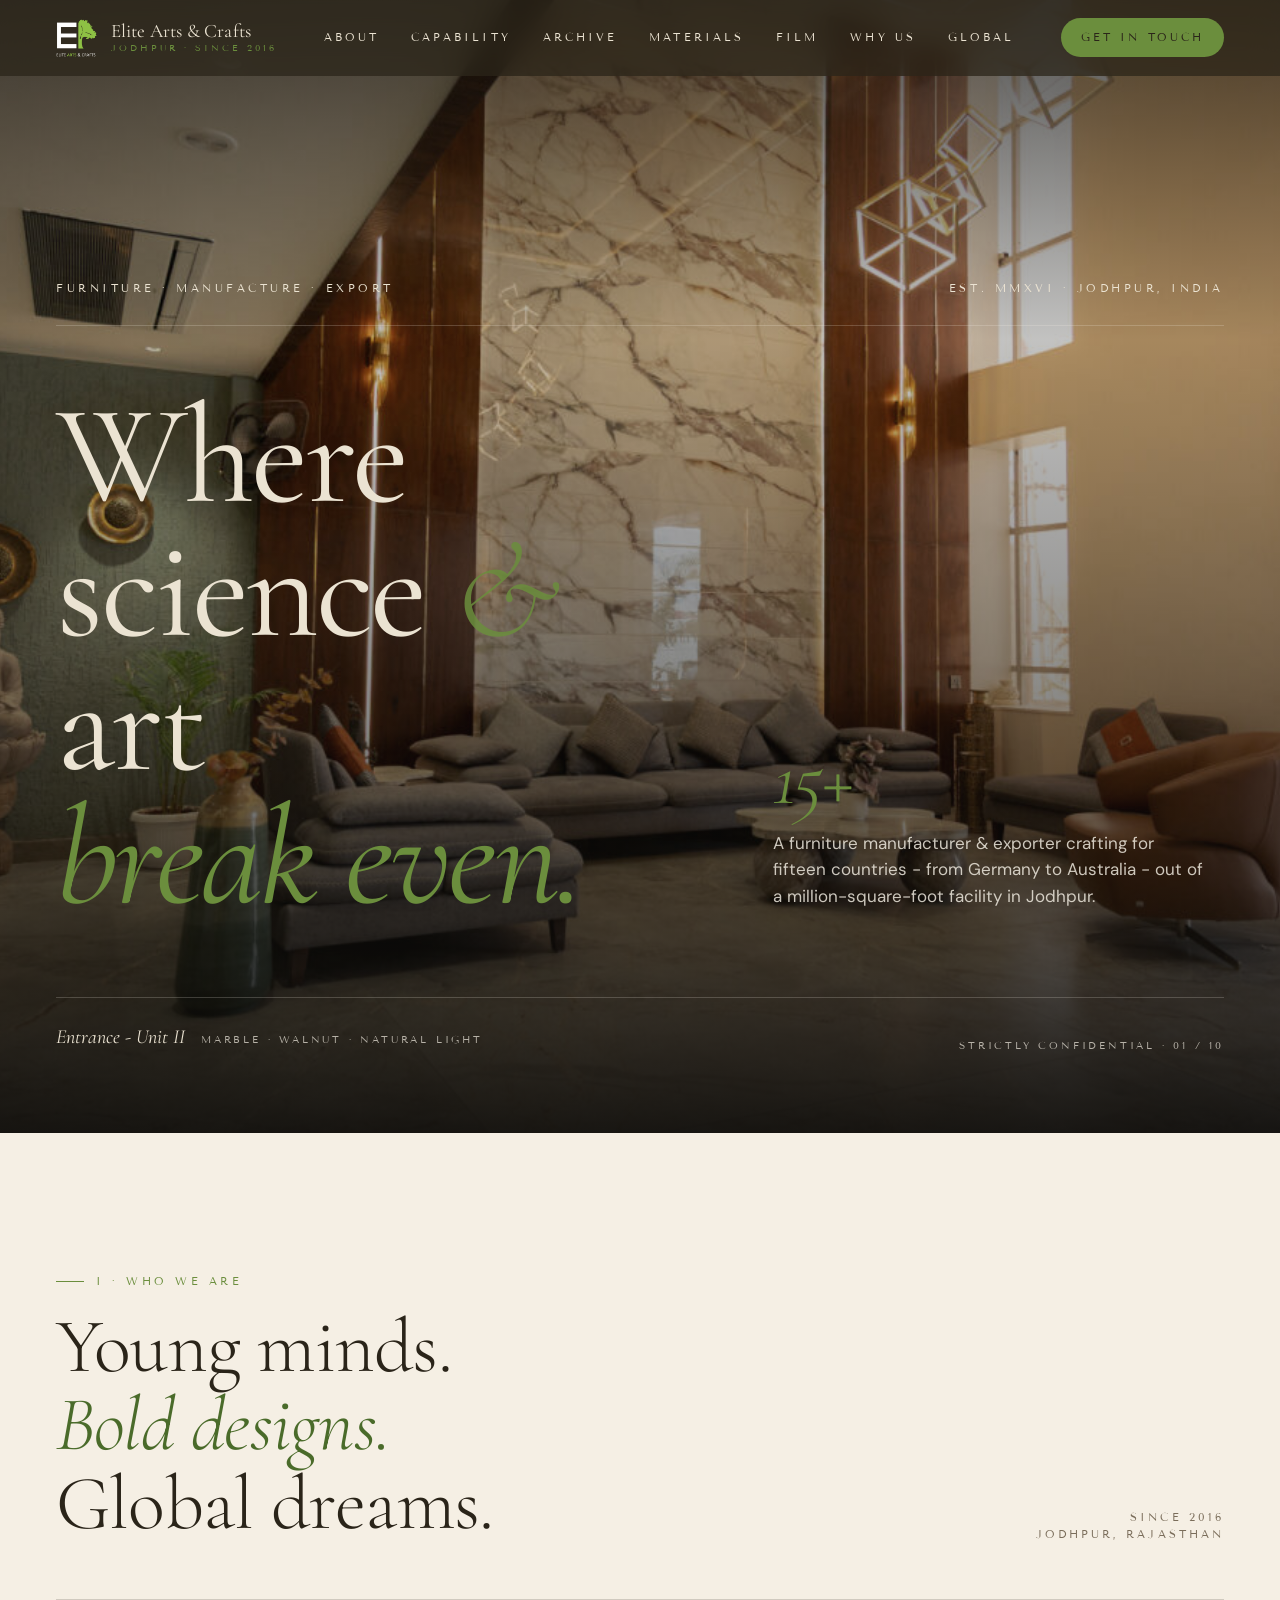
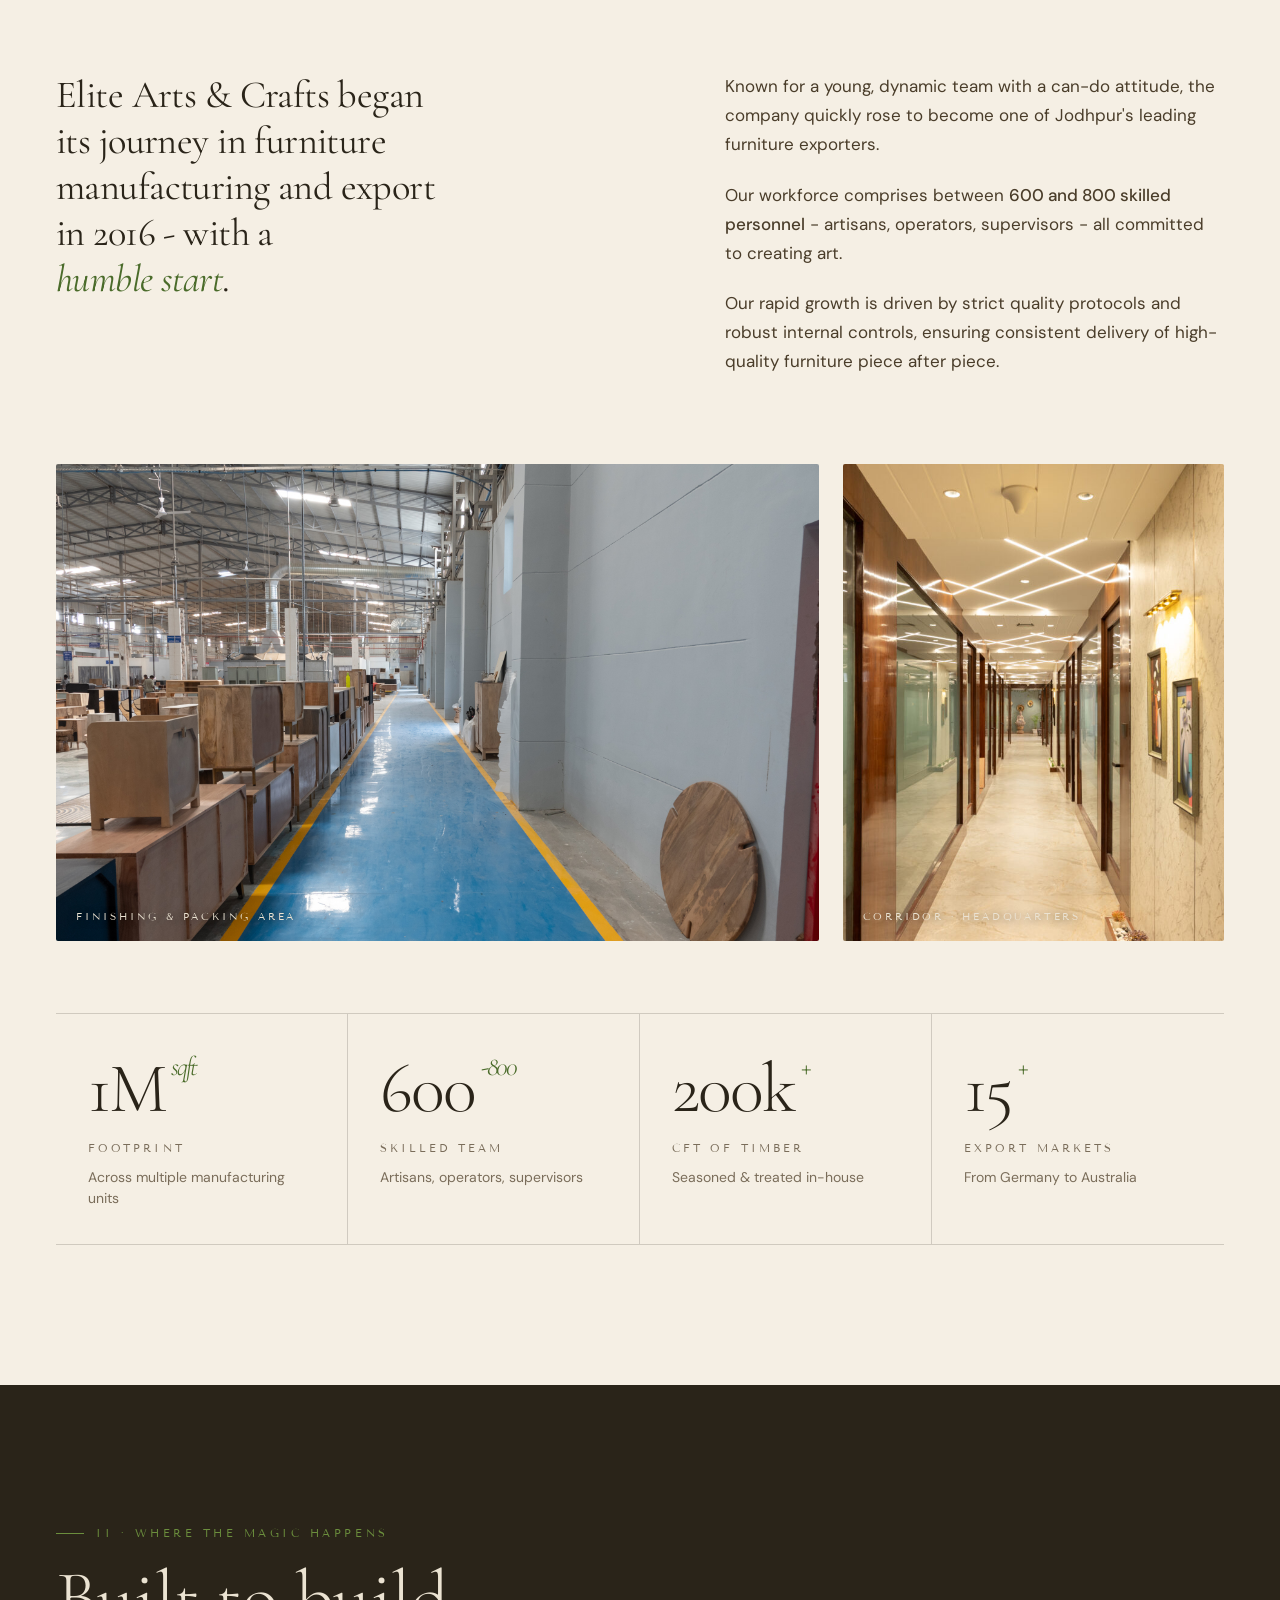
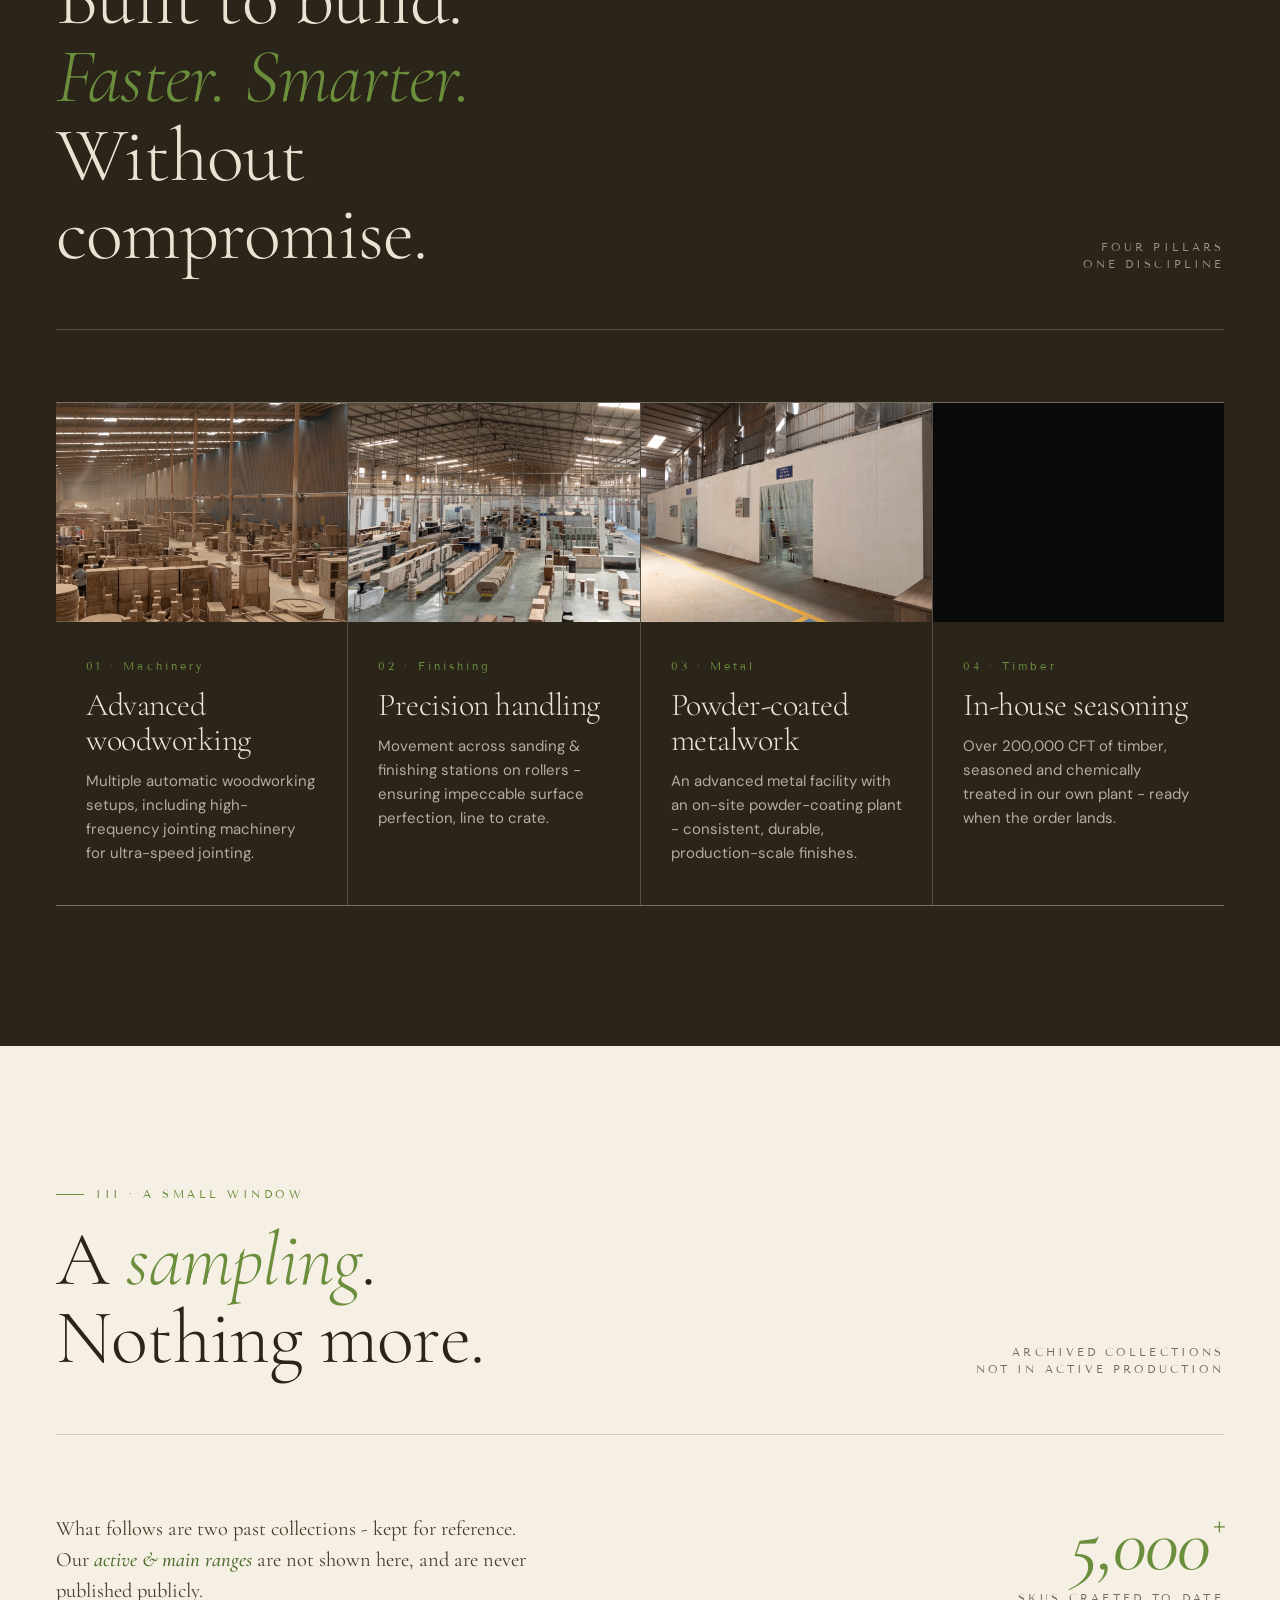
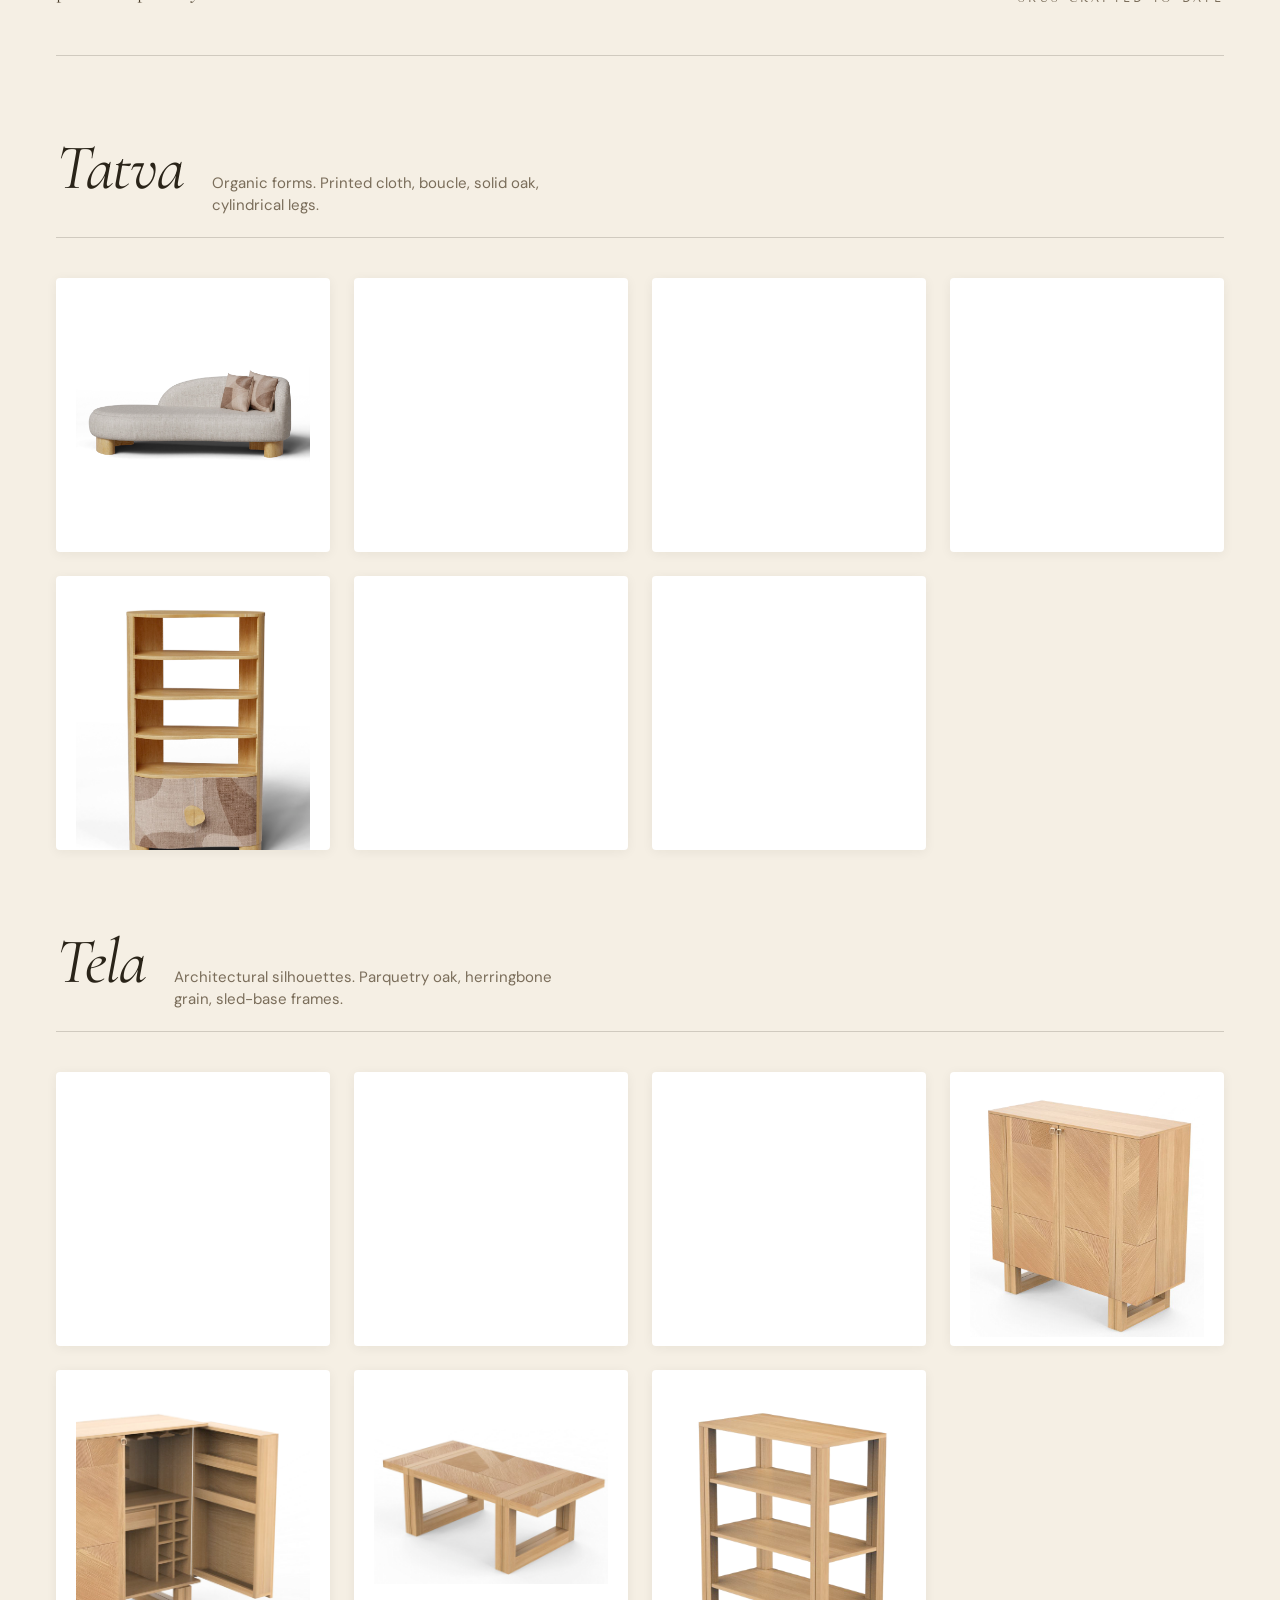
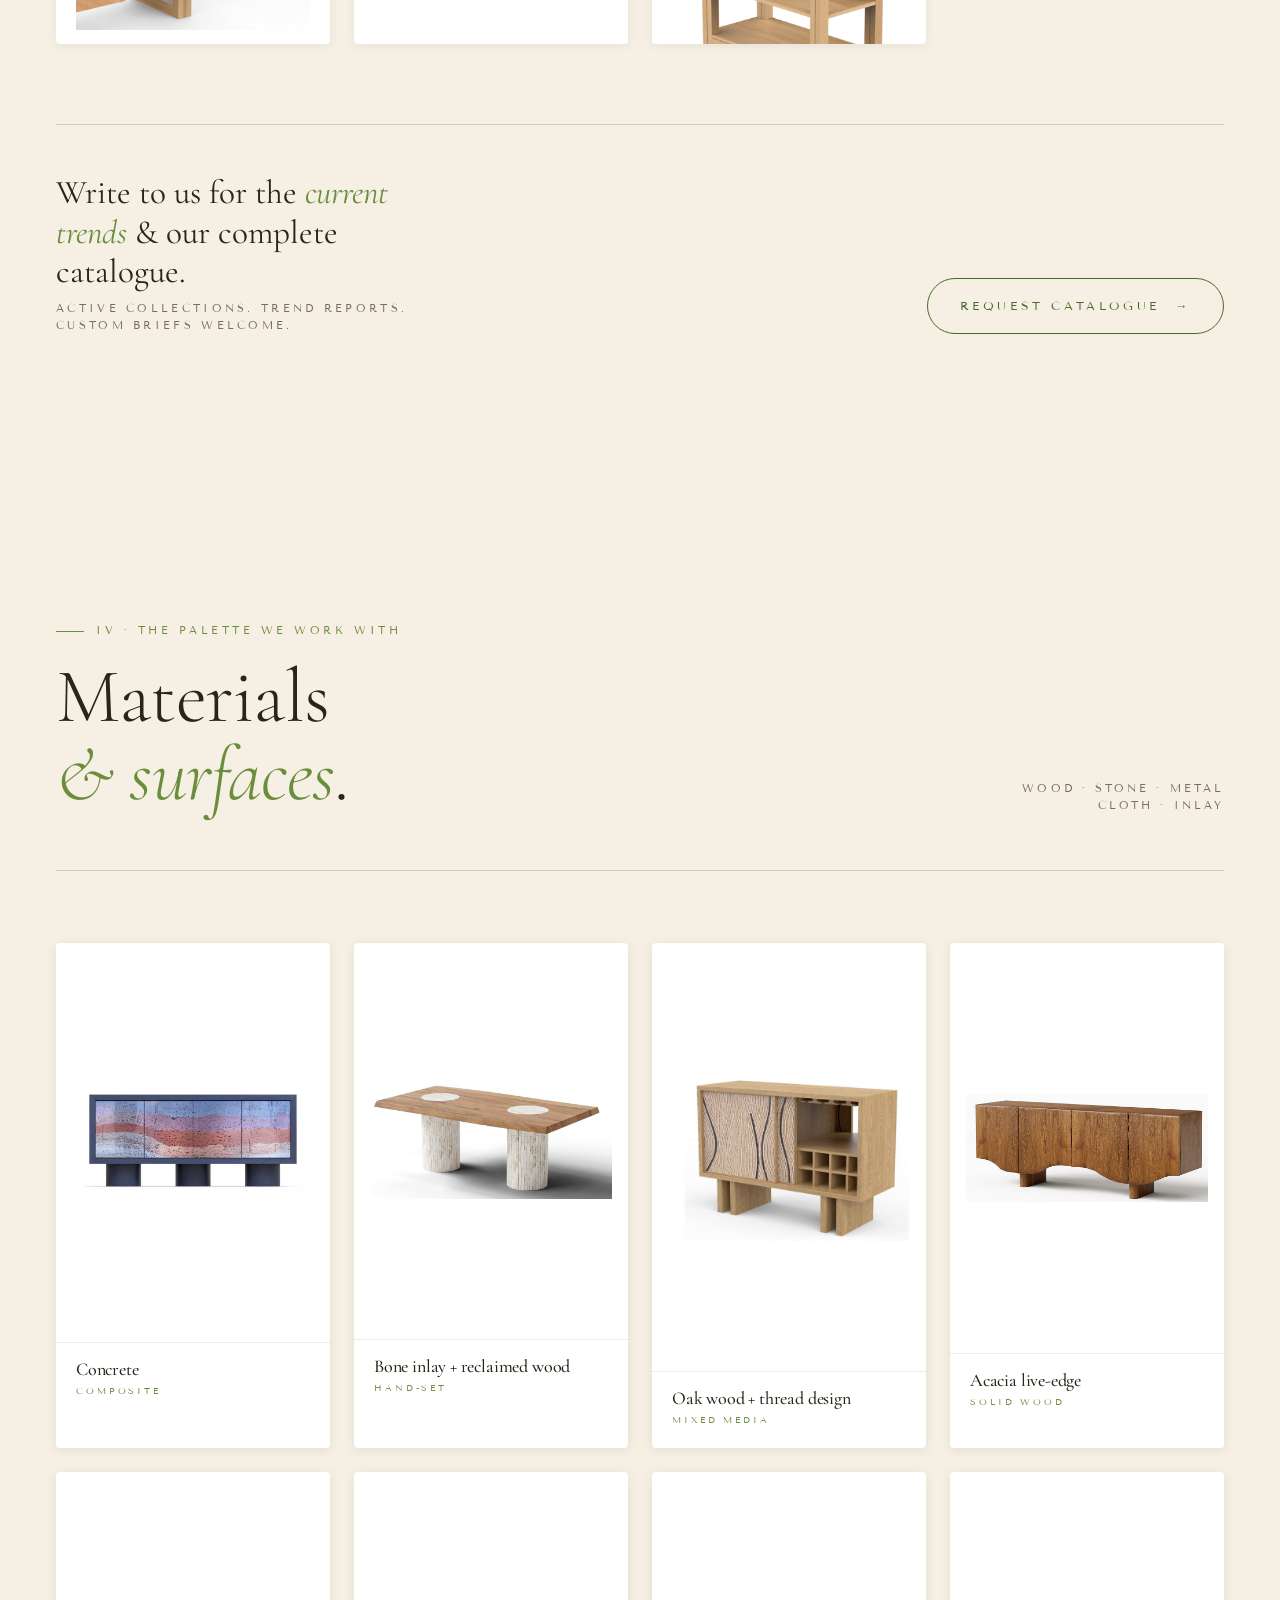
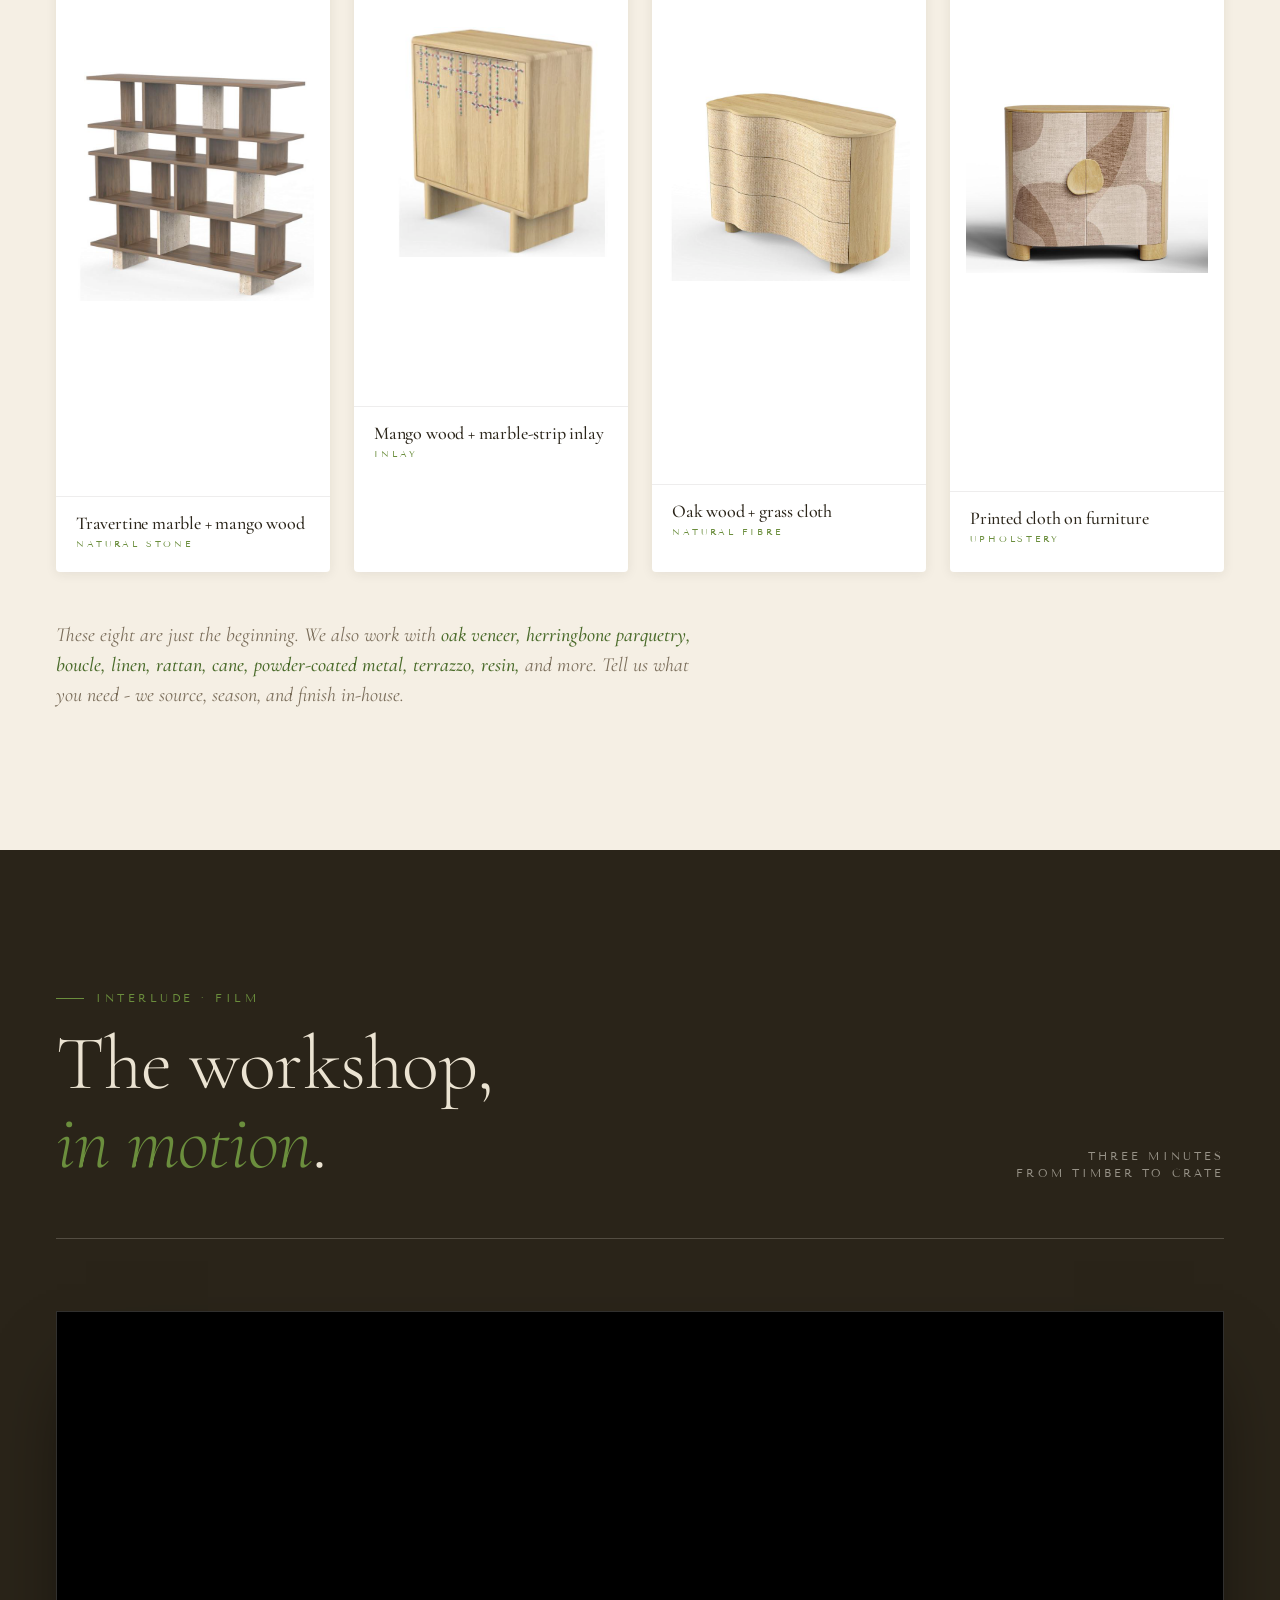
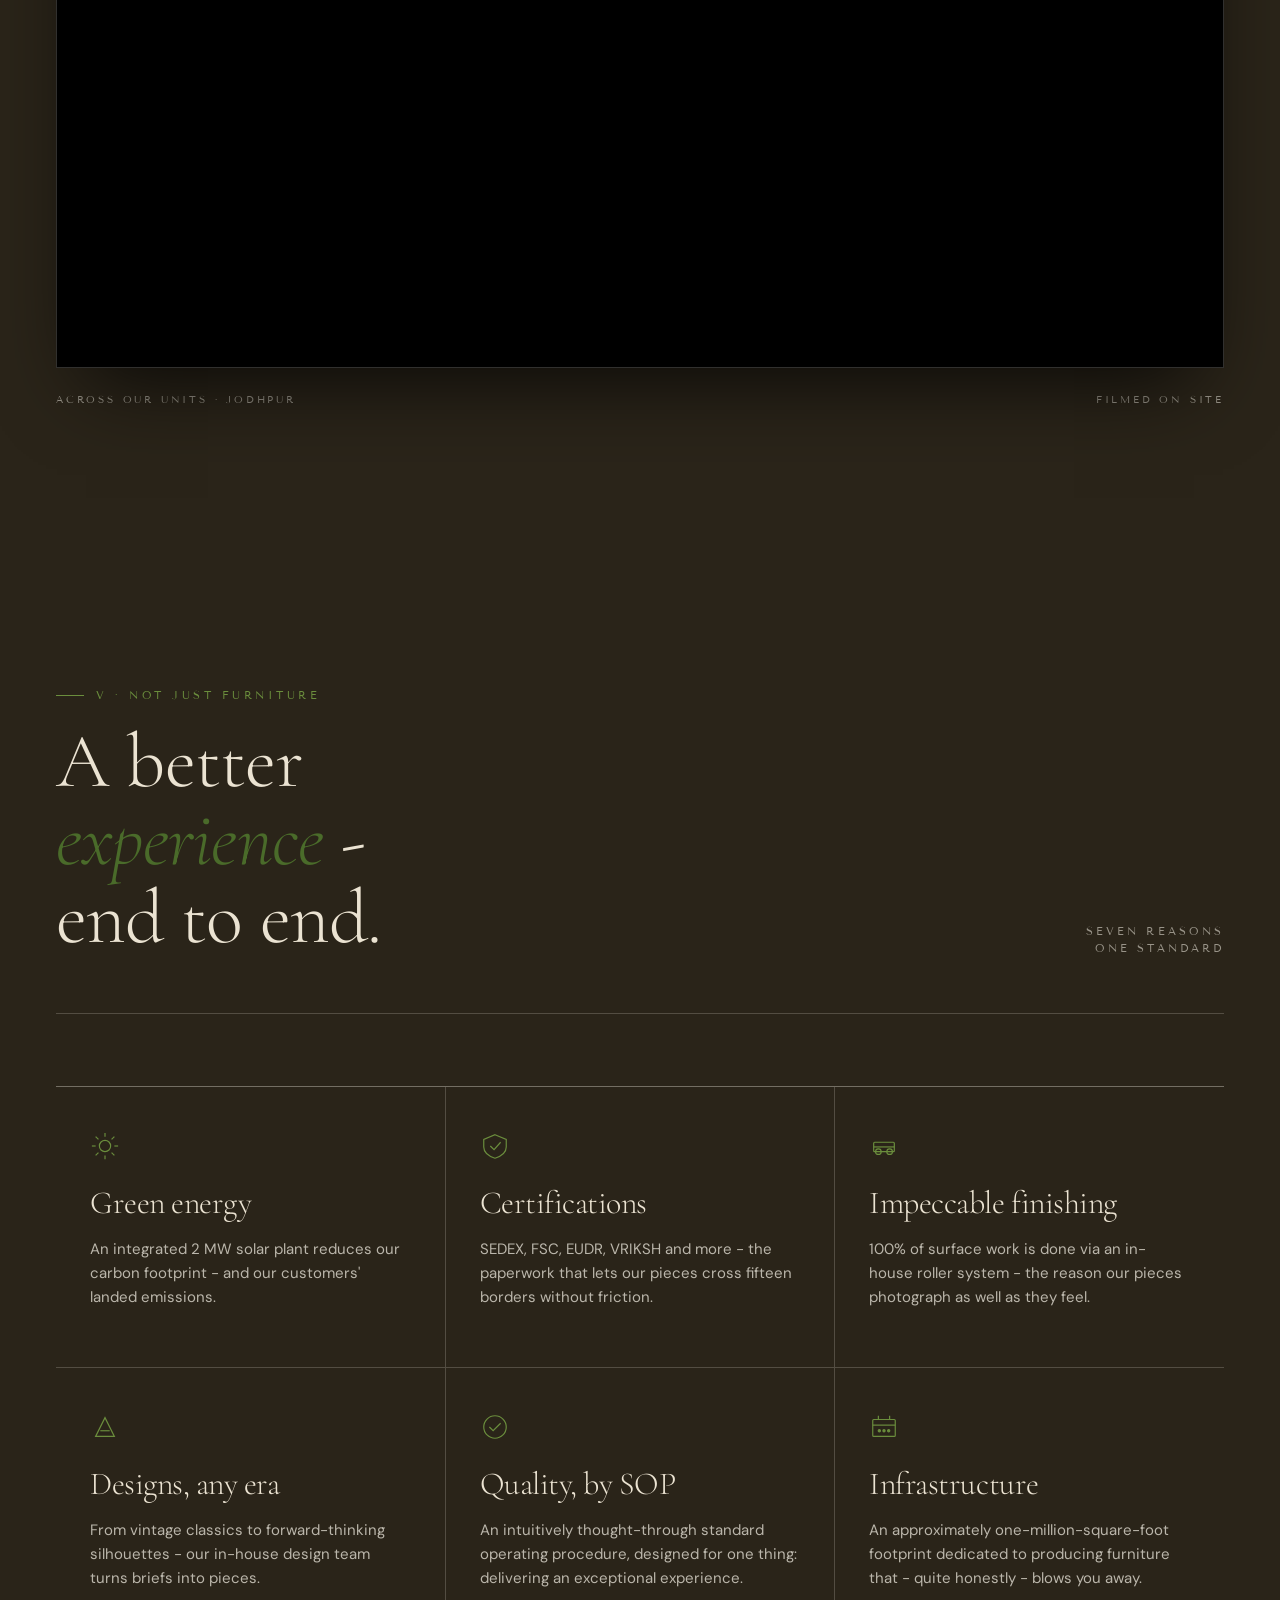
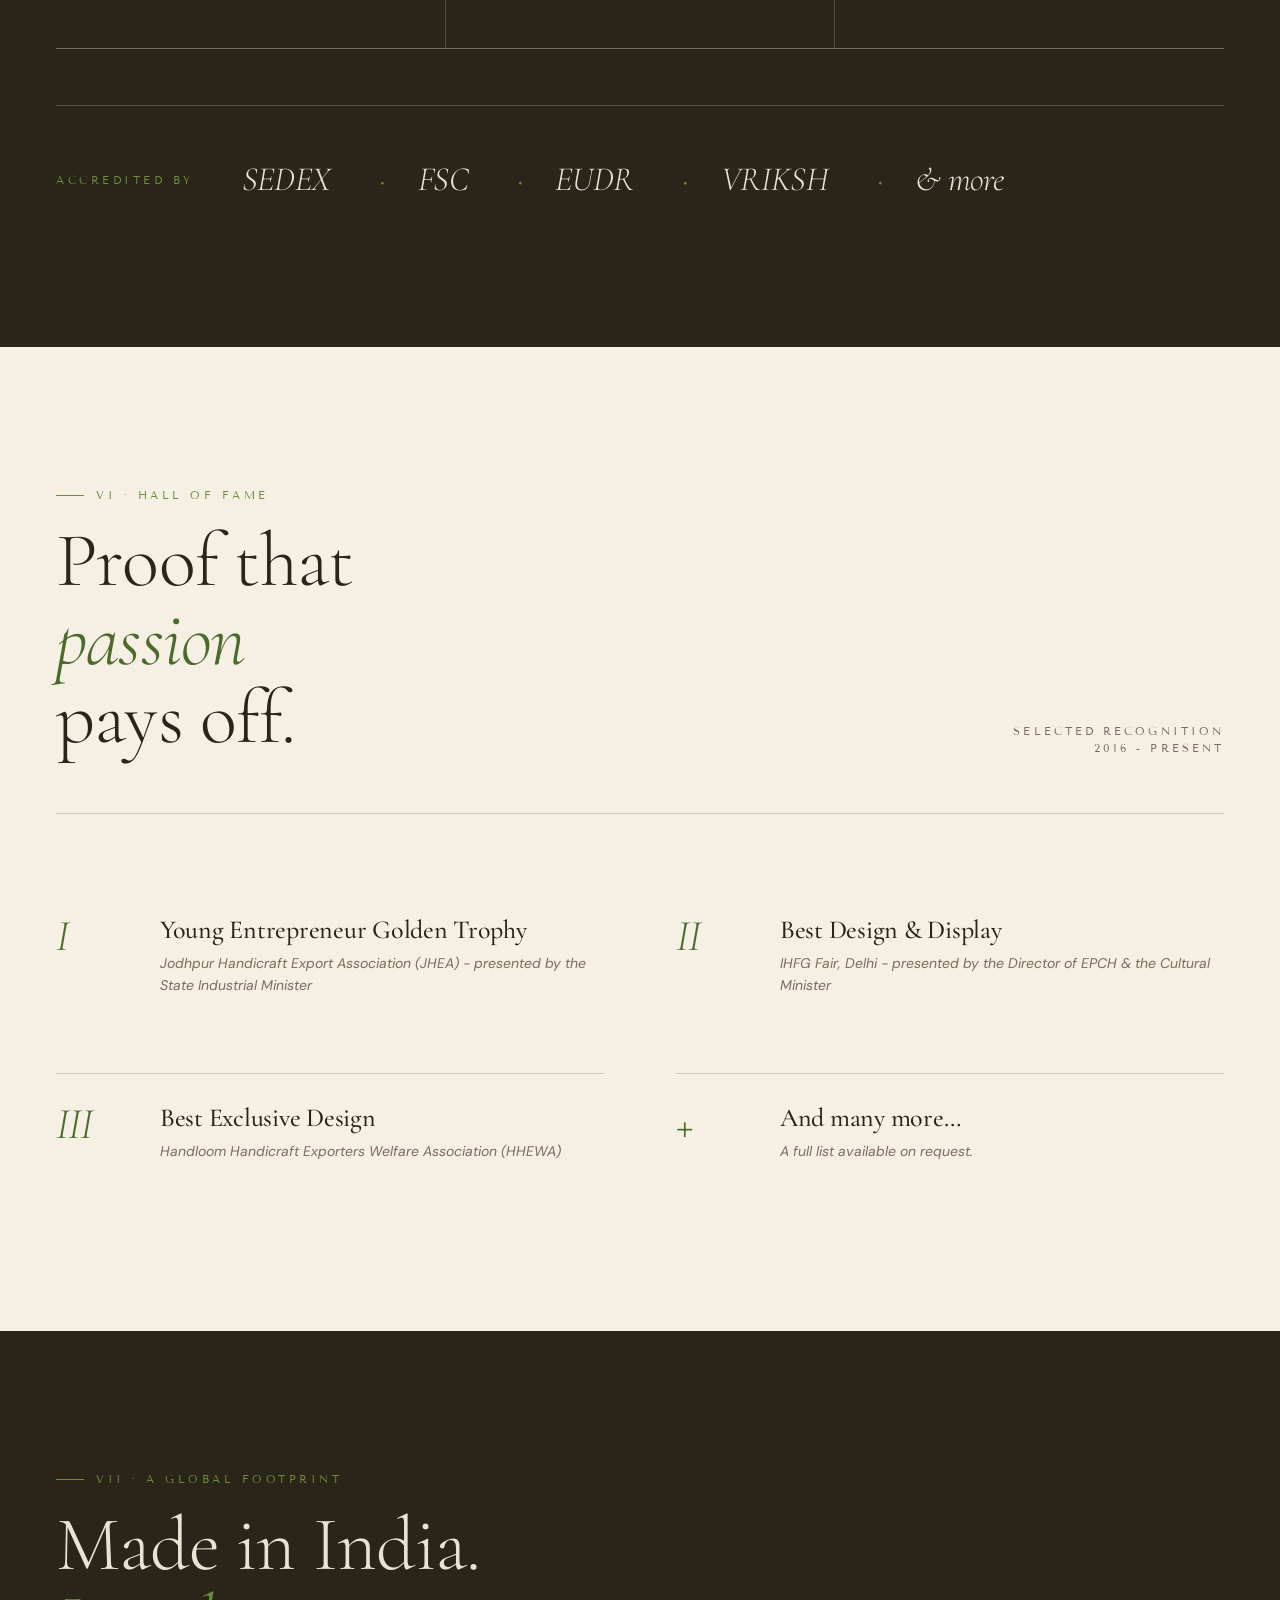
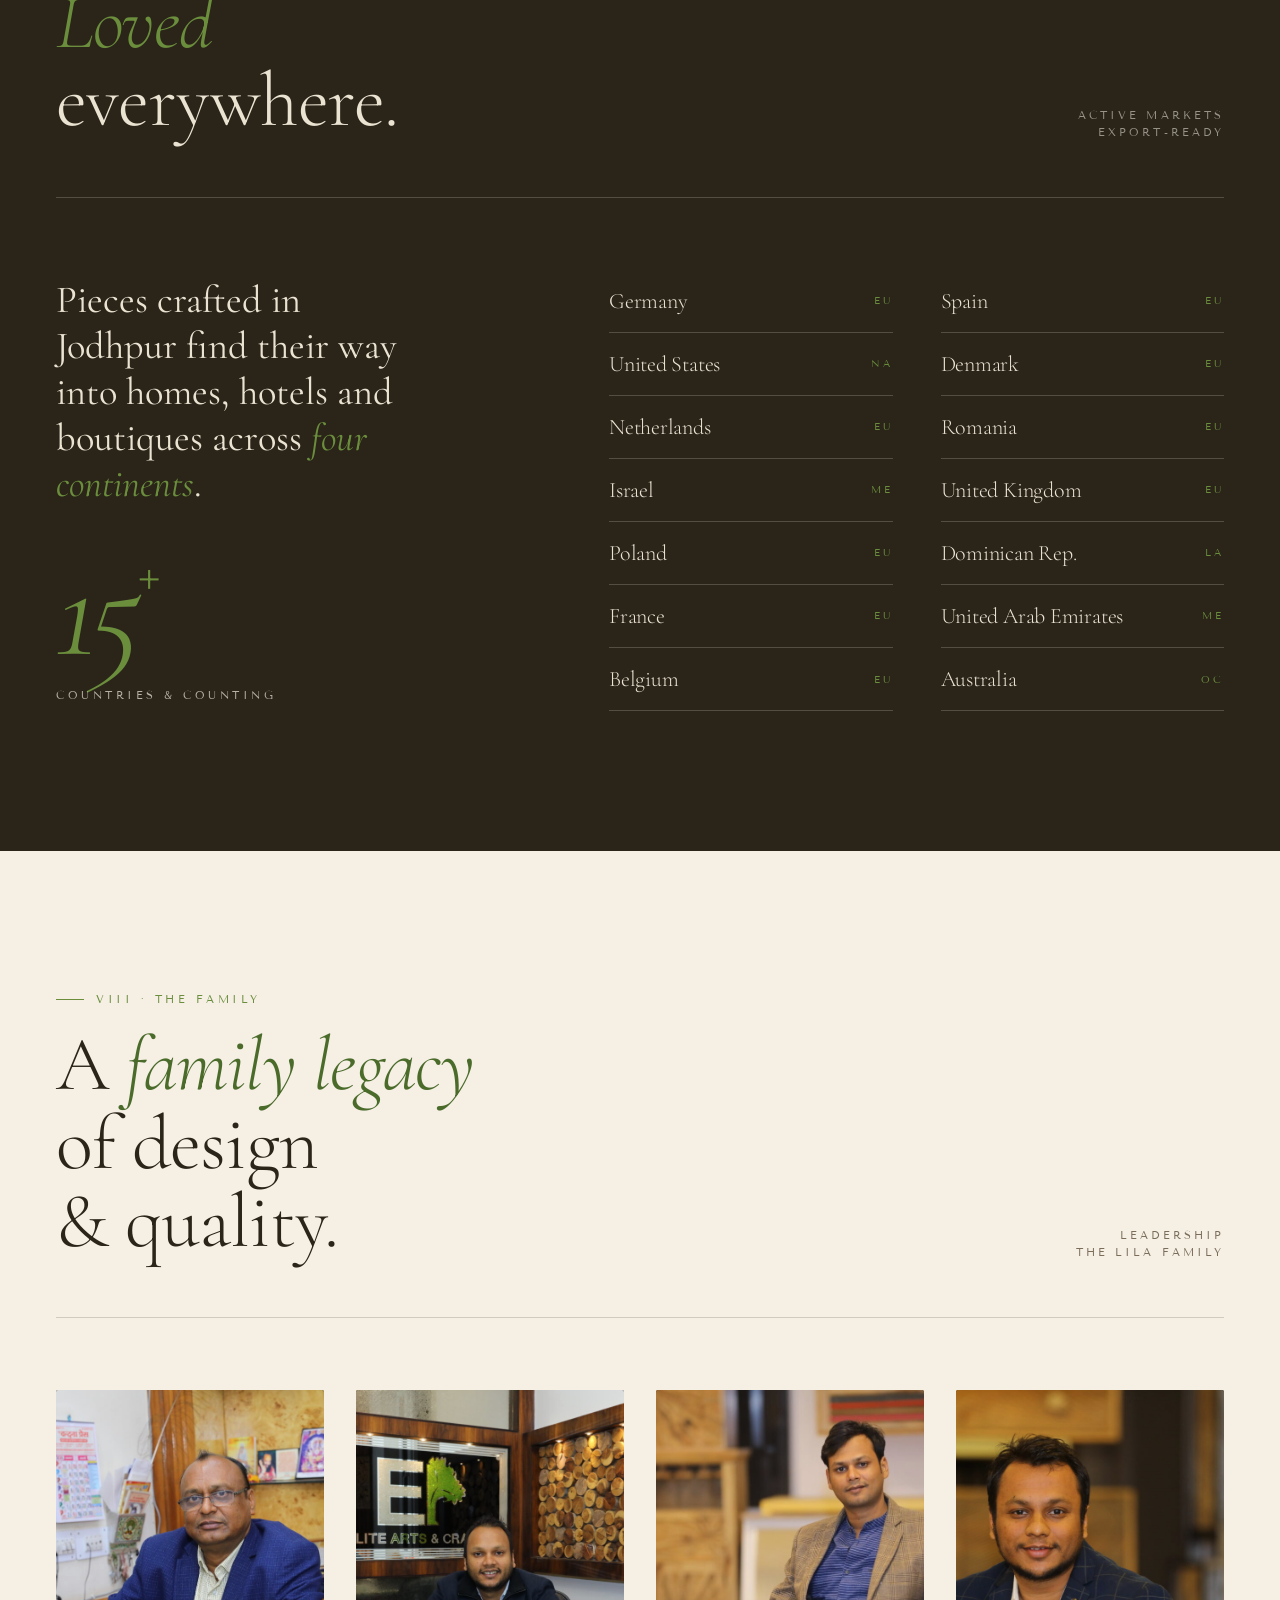
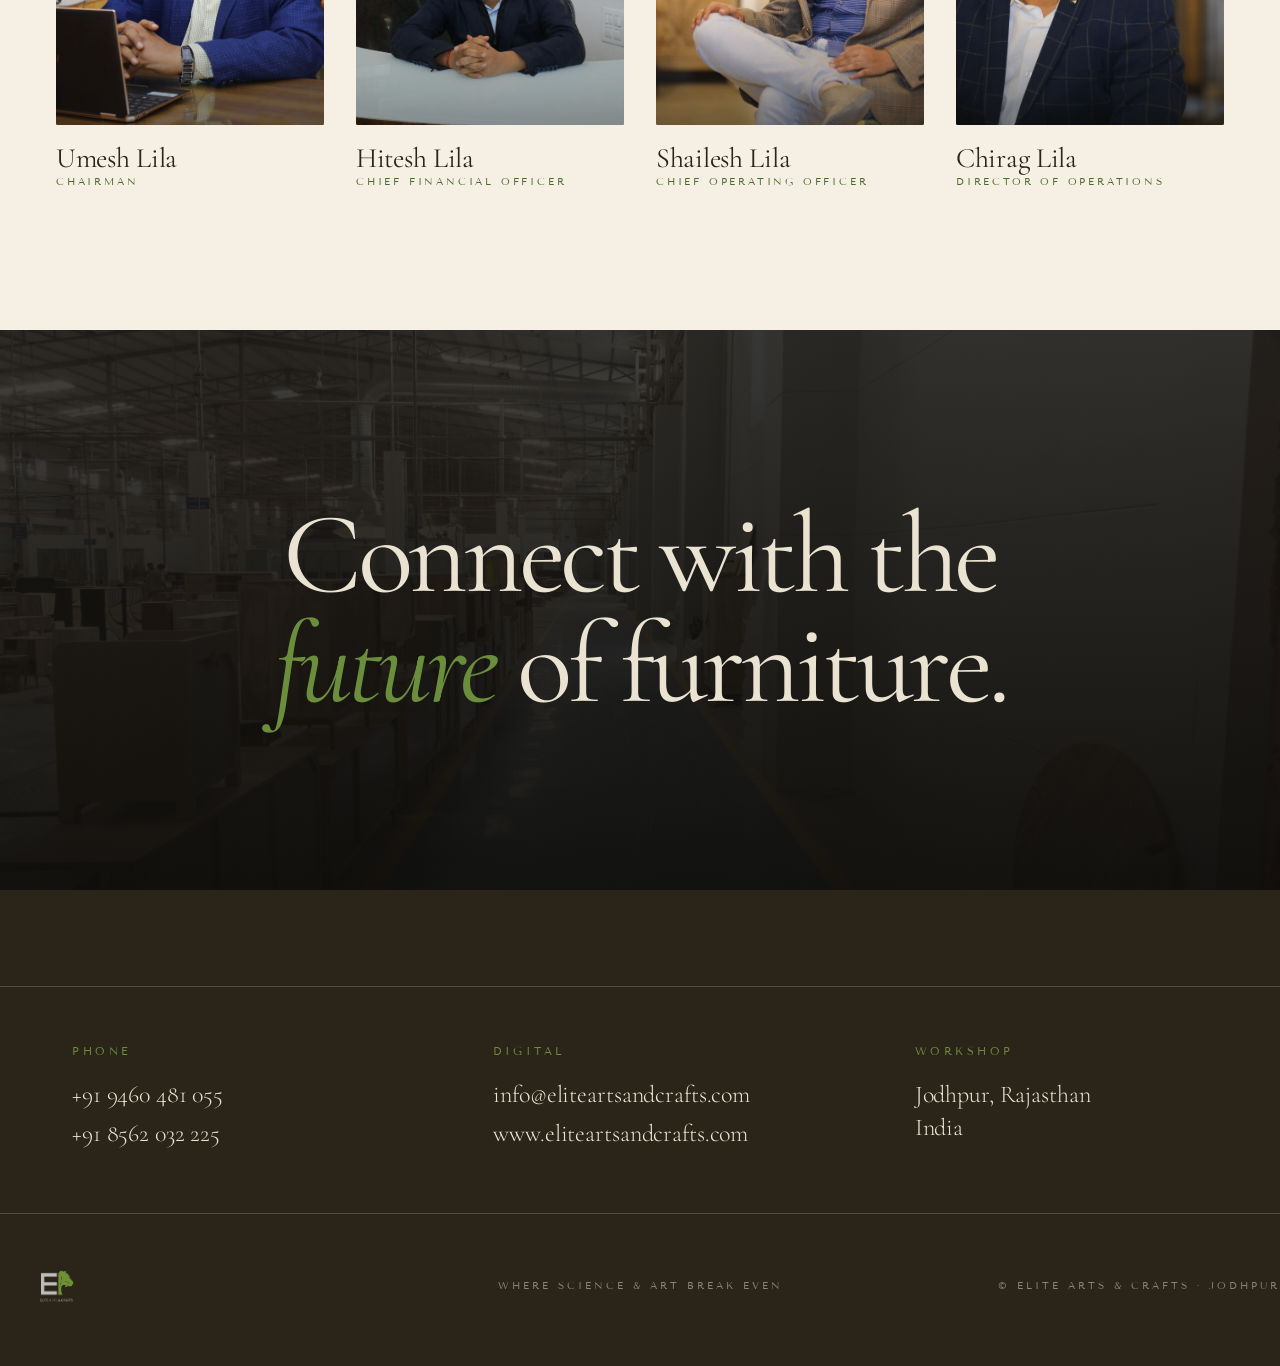
<file: about/index.html>
<!doctype html>
<html lang="en">
<head>
<meta charset="utf-8" />
<title>About · Elite Arts &amp; Crafts</title>
<meta name="robots" content="noindex, follow" />
<link rel="canonical" href="https://eliteartsandcrafts.com/#about" />
<meta http-equiv="refresh" content="0; url=https://eliteartsandcrafts.com/#about" />
<script>location.replace('/#about');</script>
</head>
<body><p>Redirecting to <a href="https://eliteartsandcrafts.com/#about">Elite Arts &amp; Crafts</a>…</p></body>
</html>
</file>
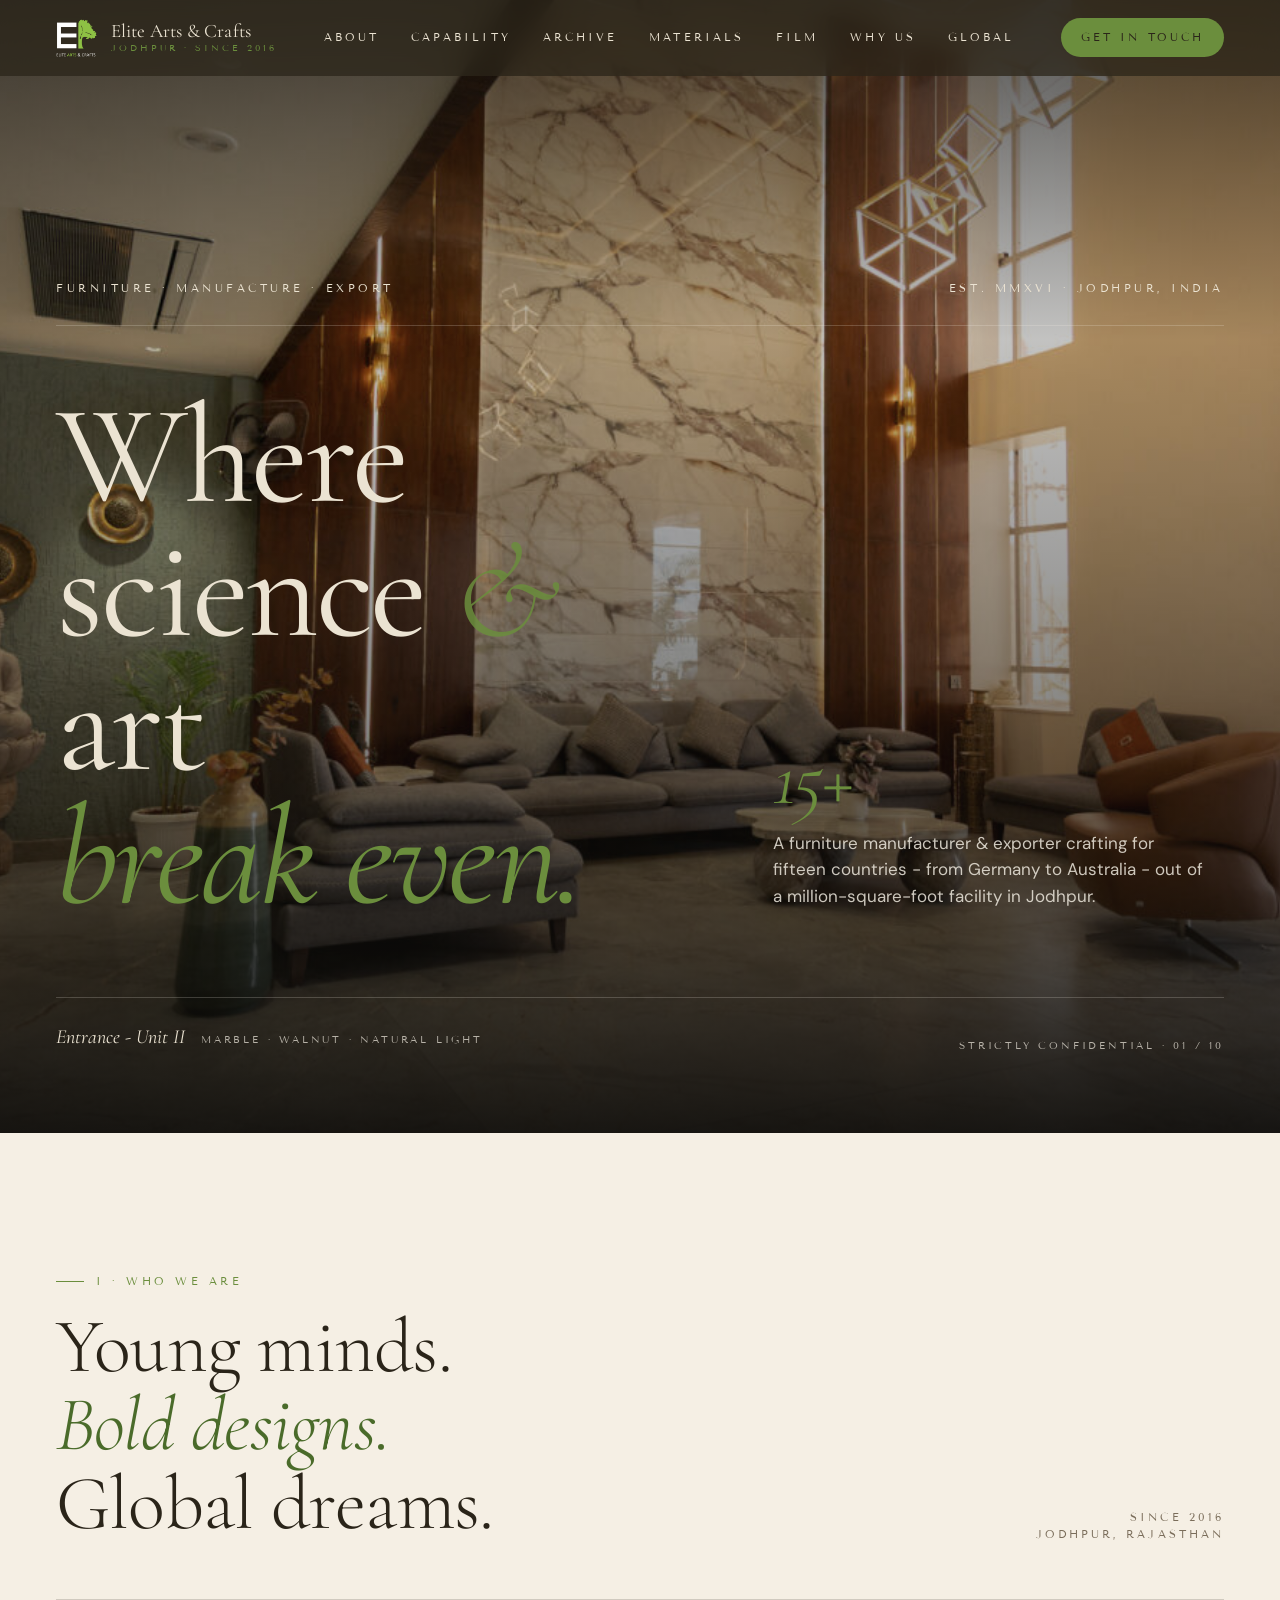
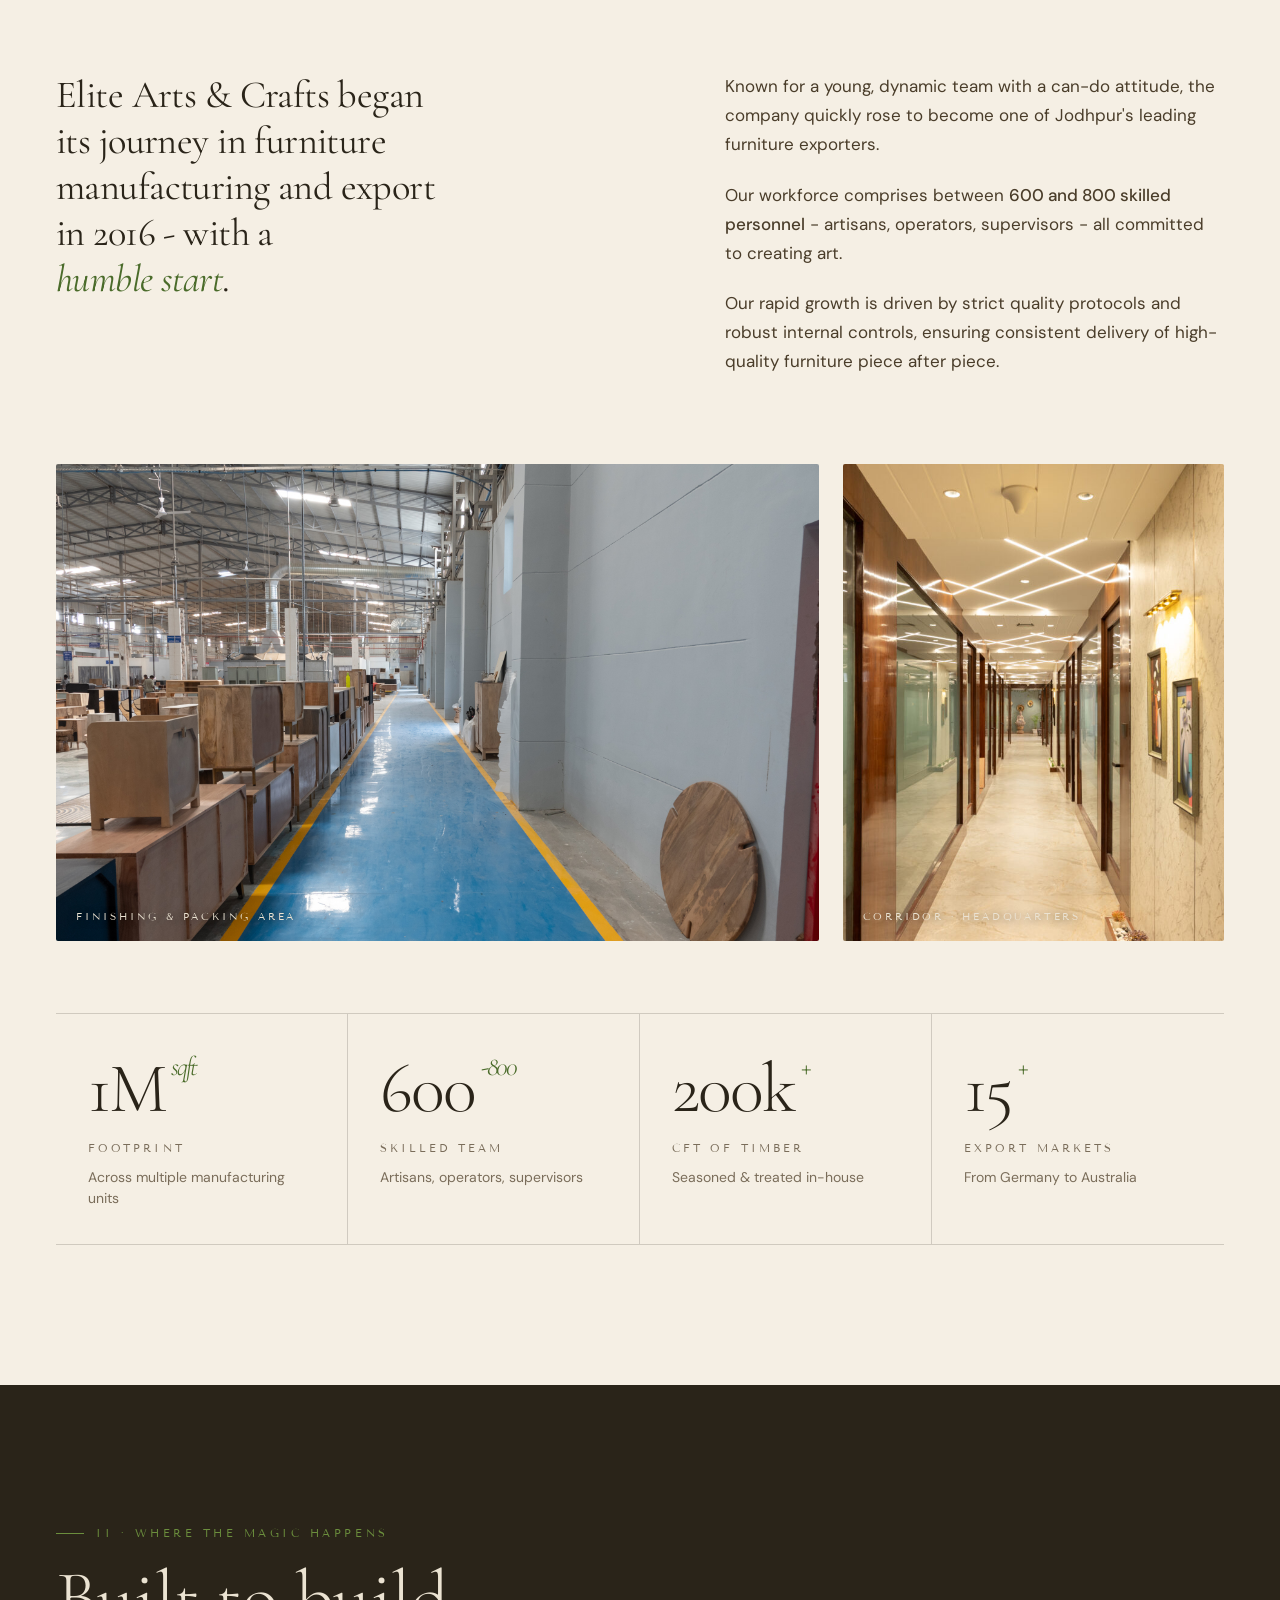
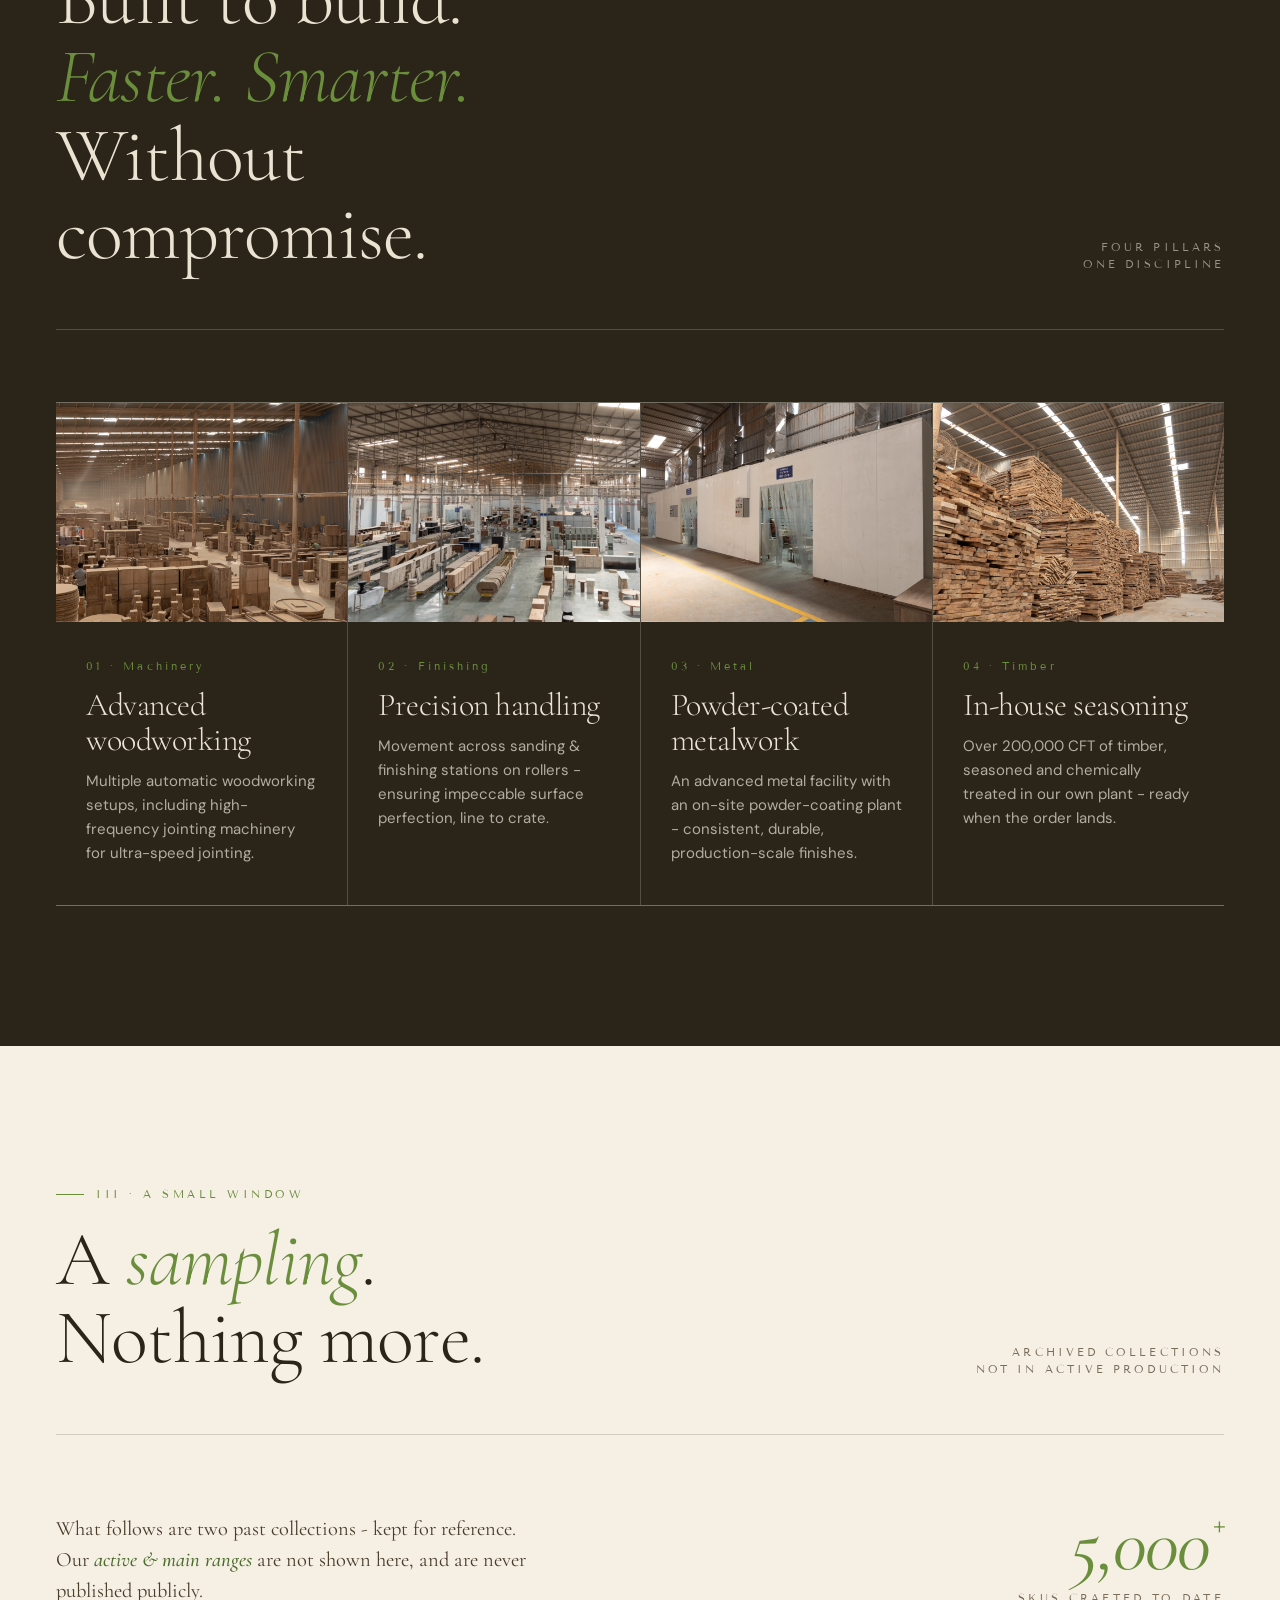
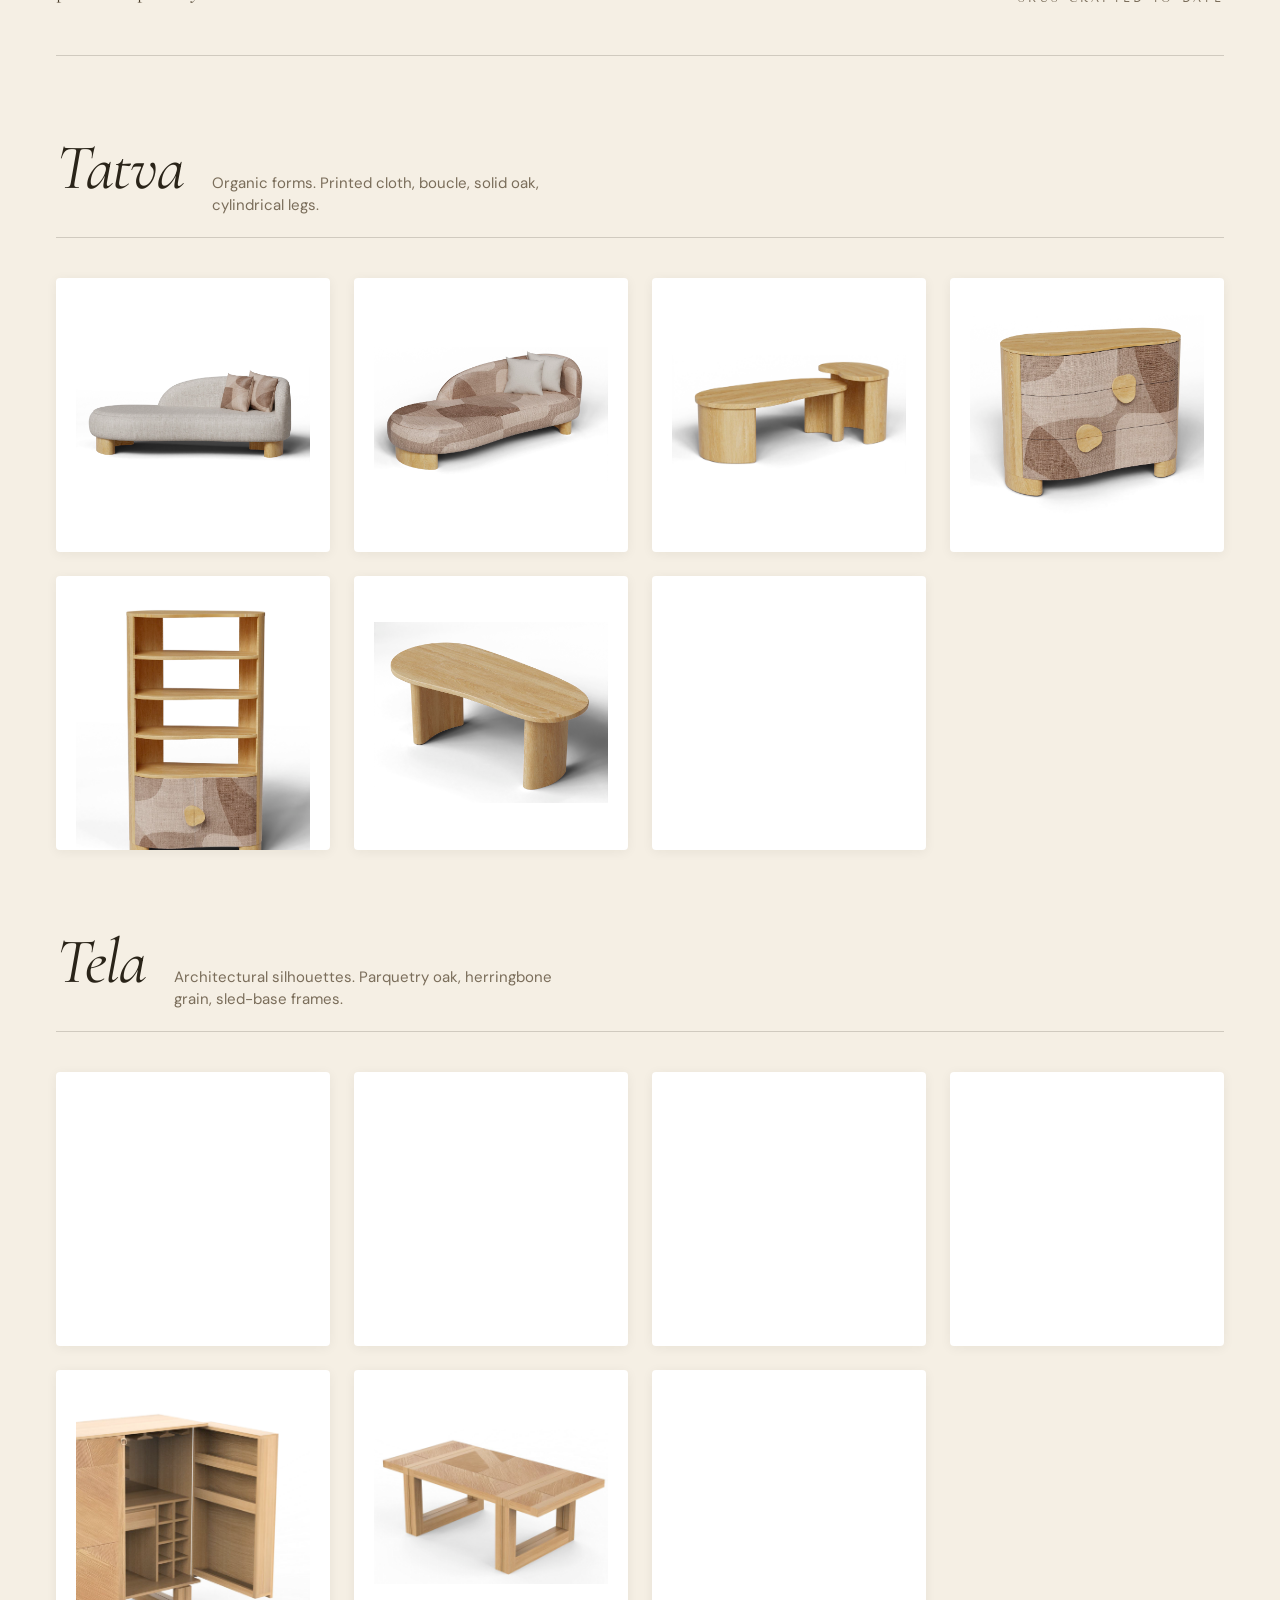
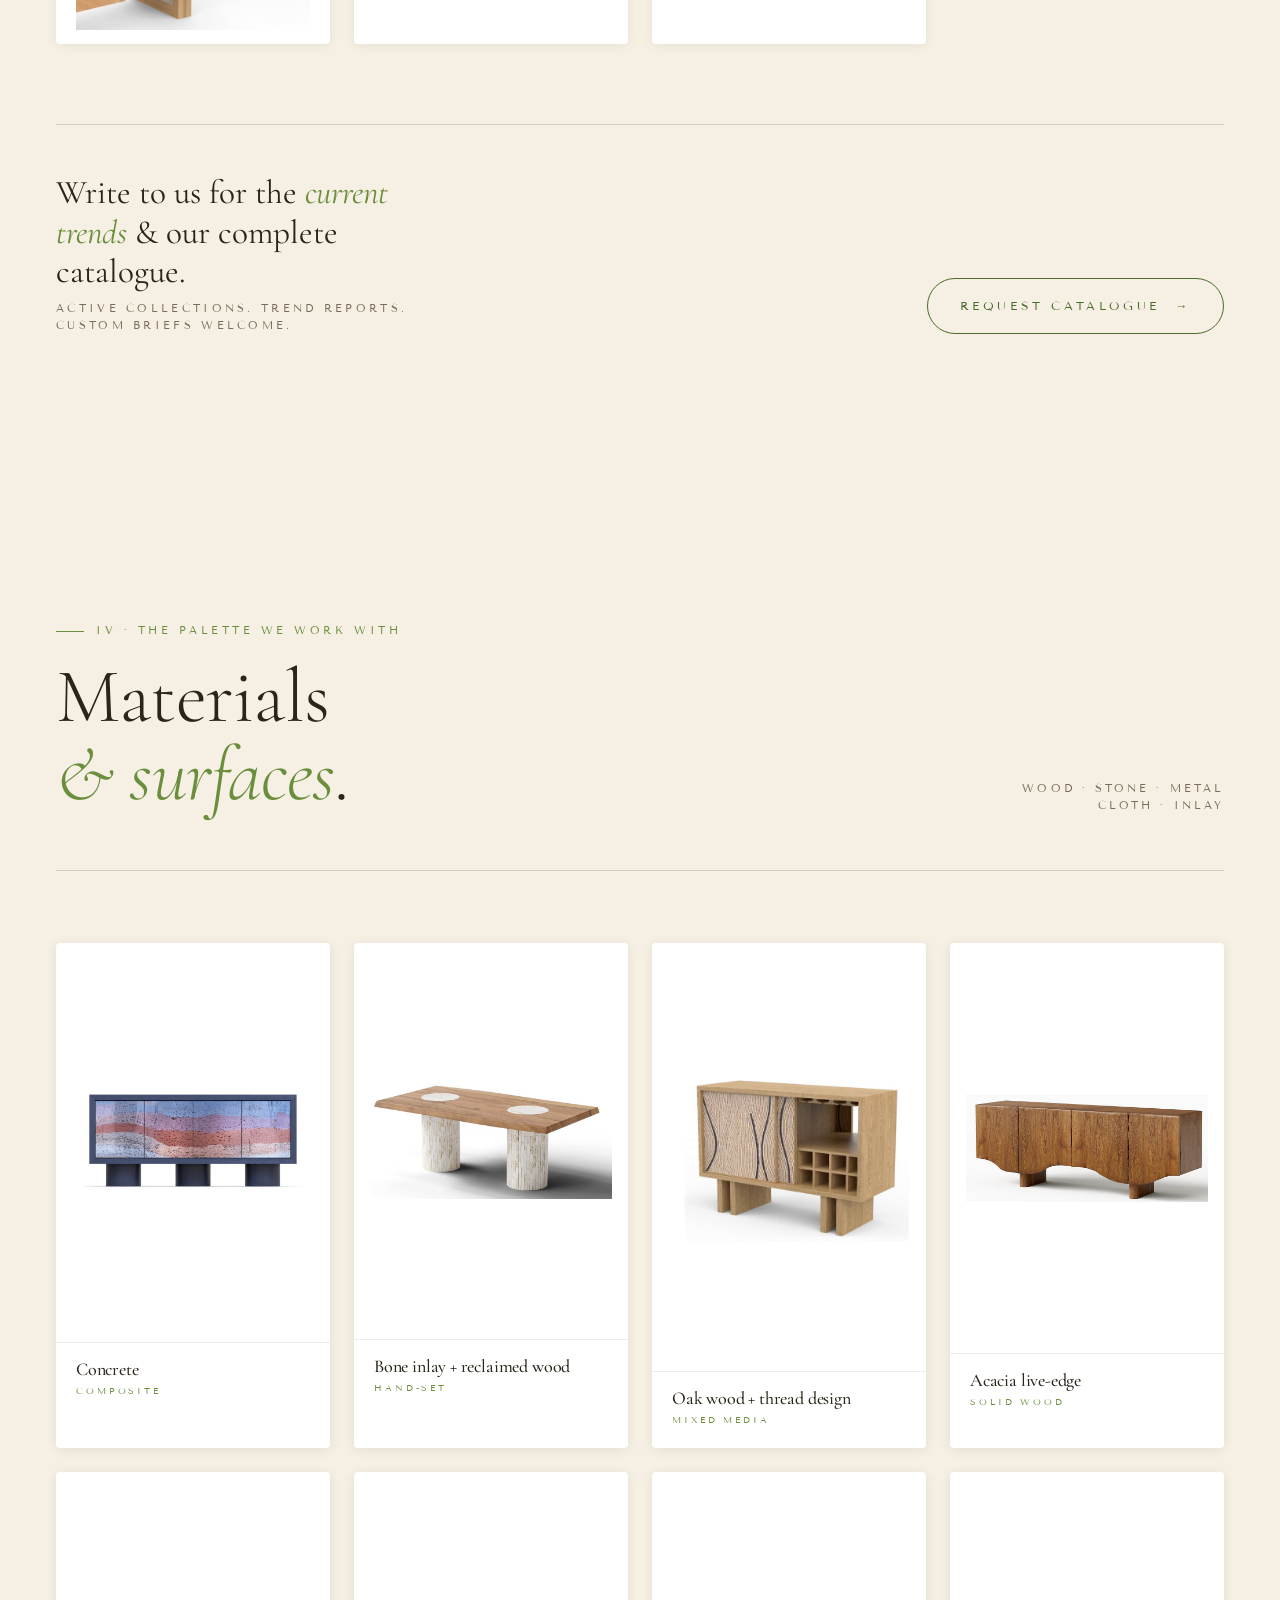
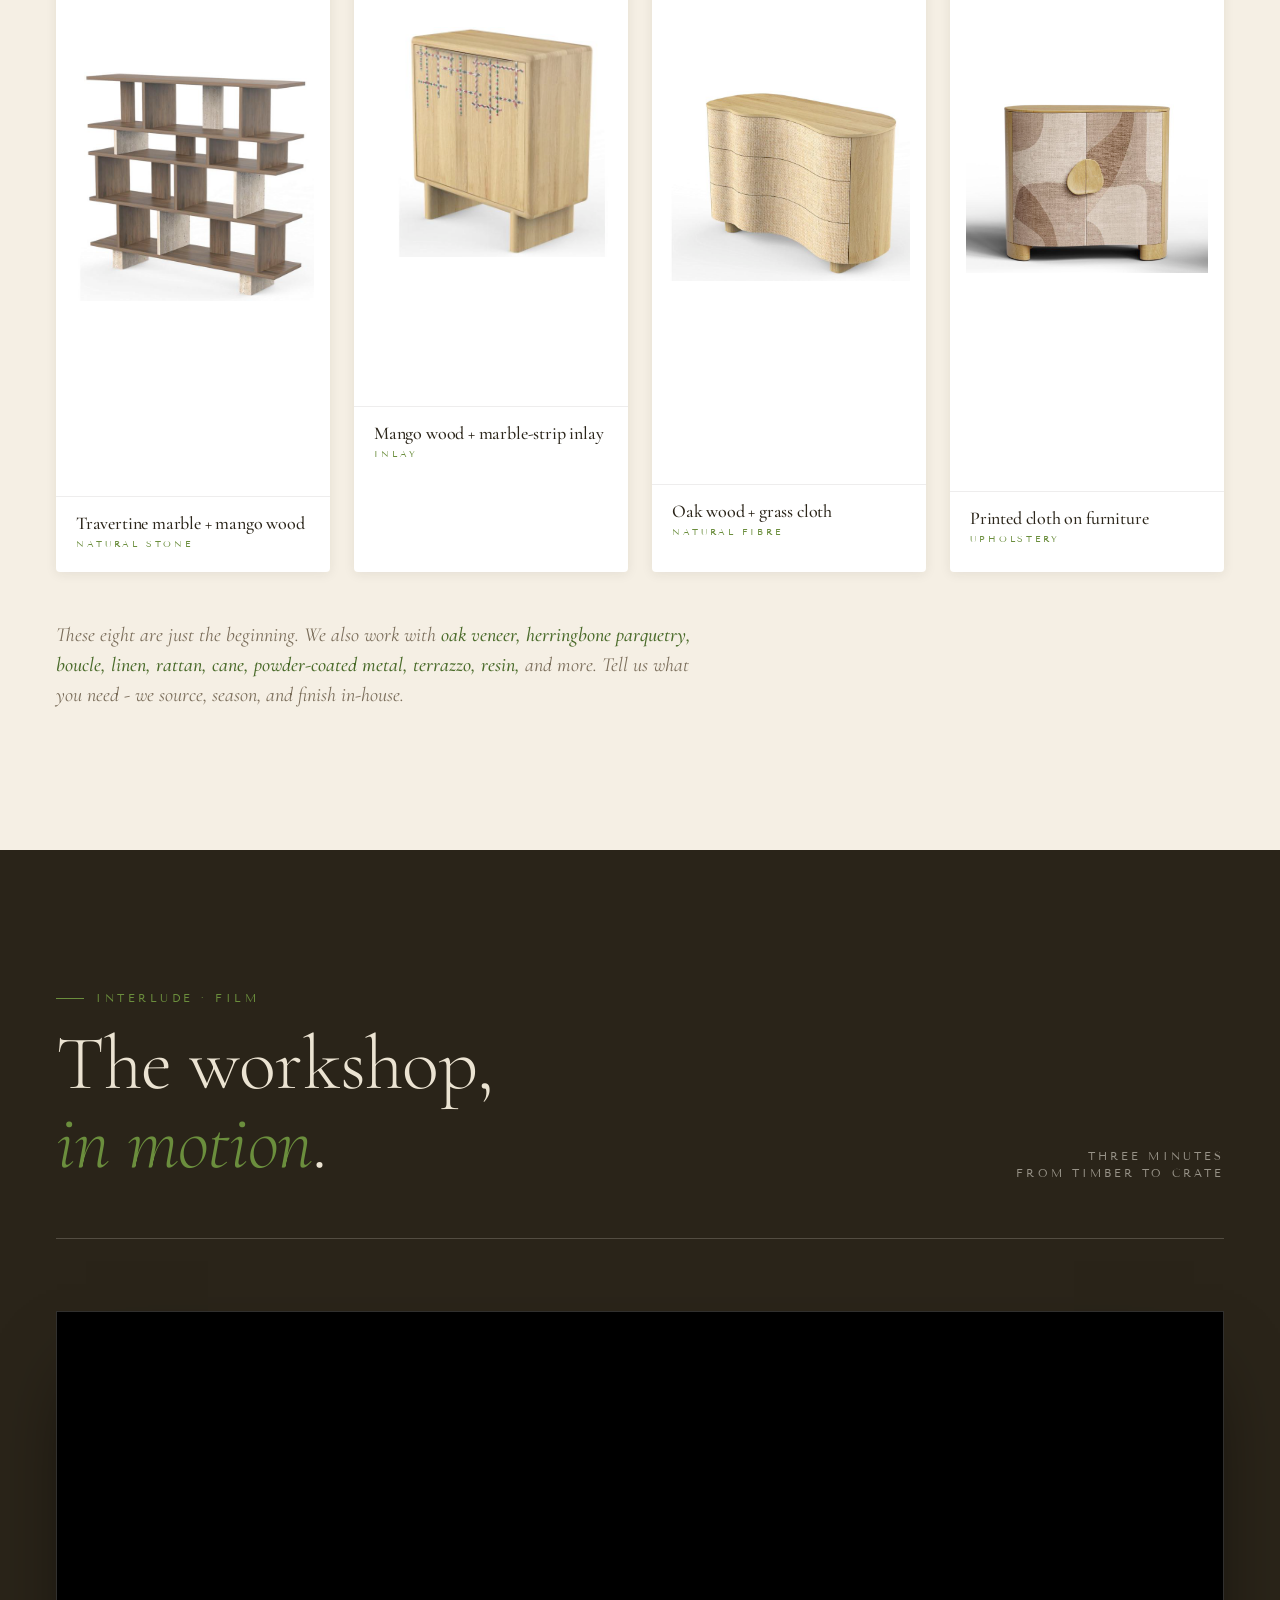
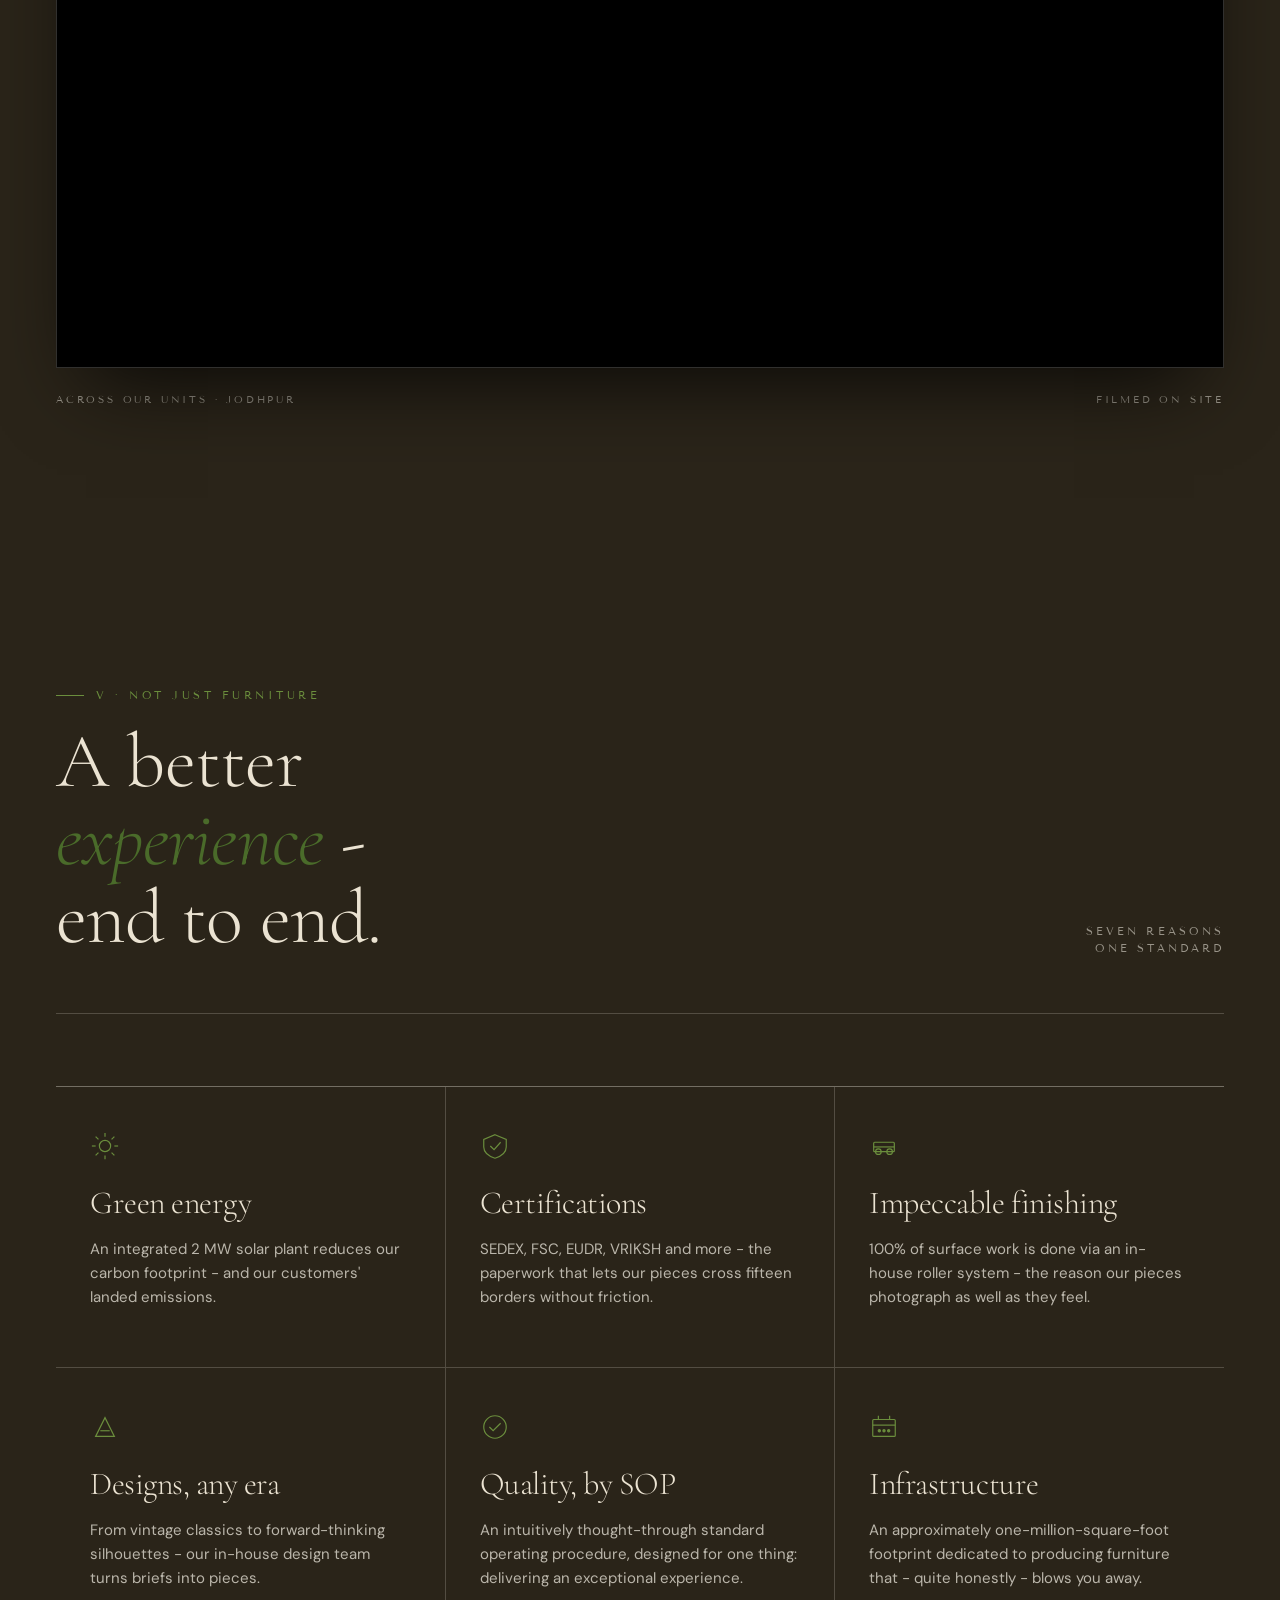
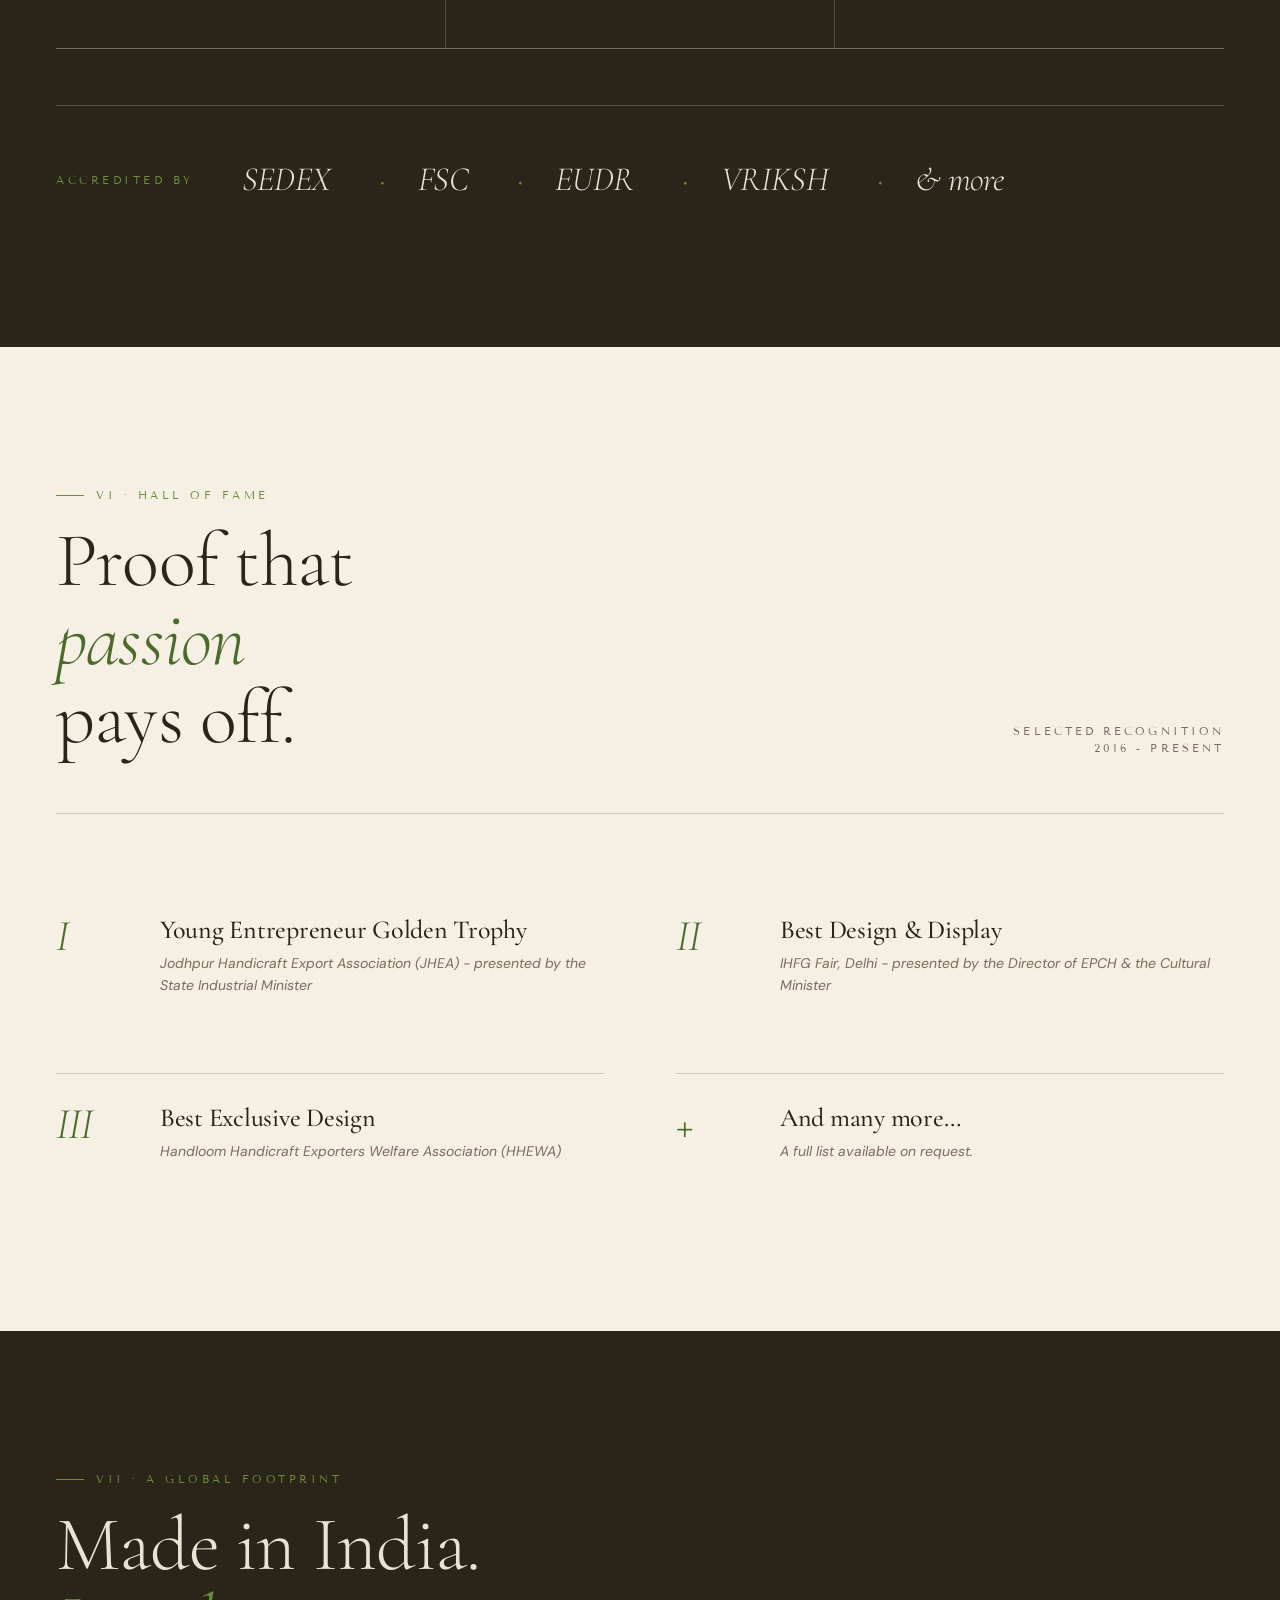
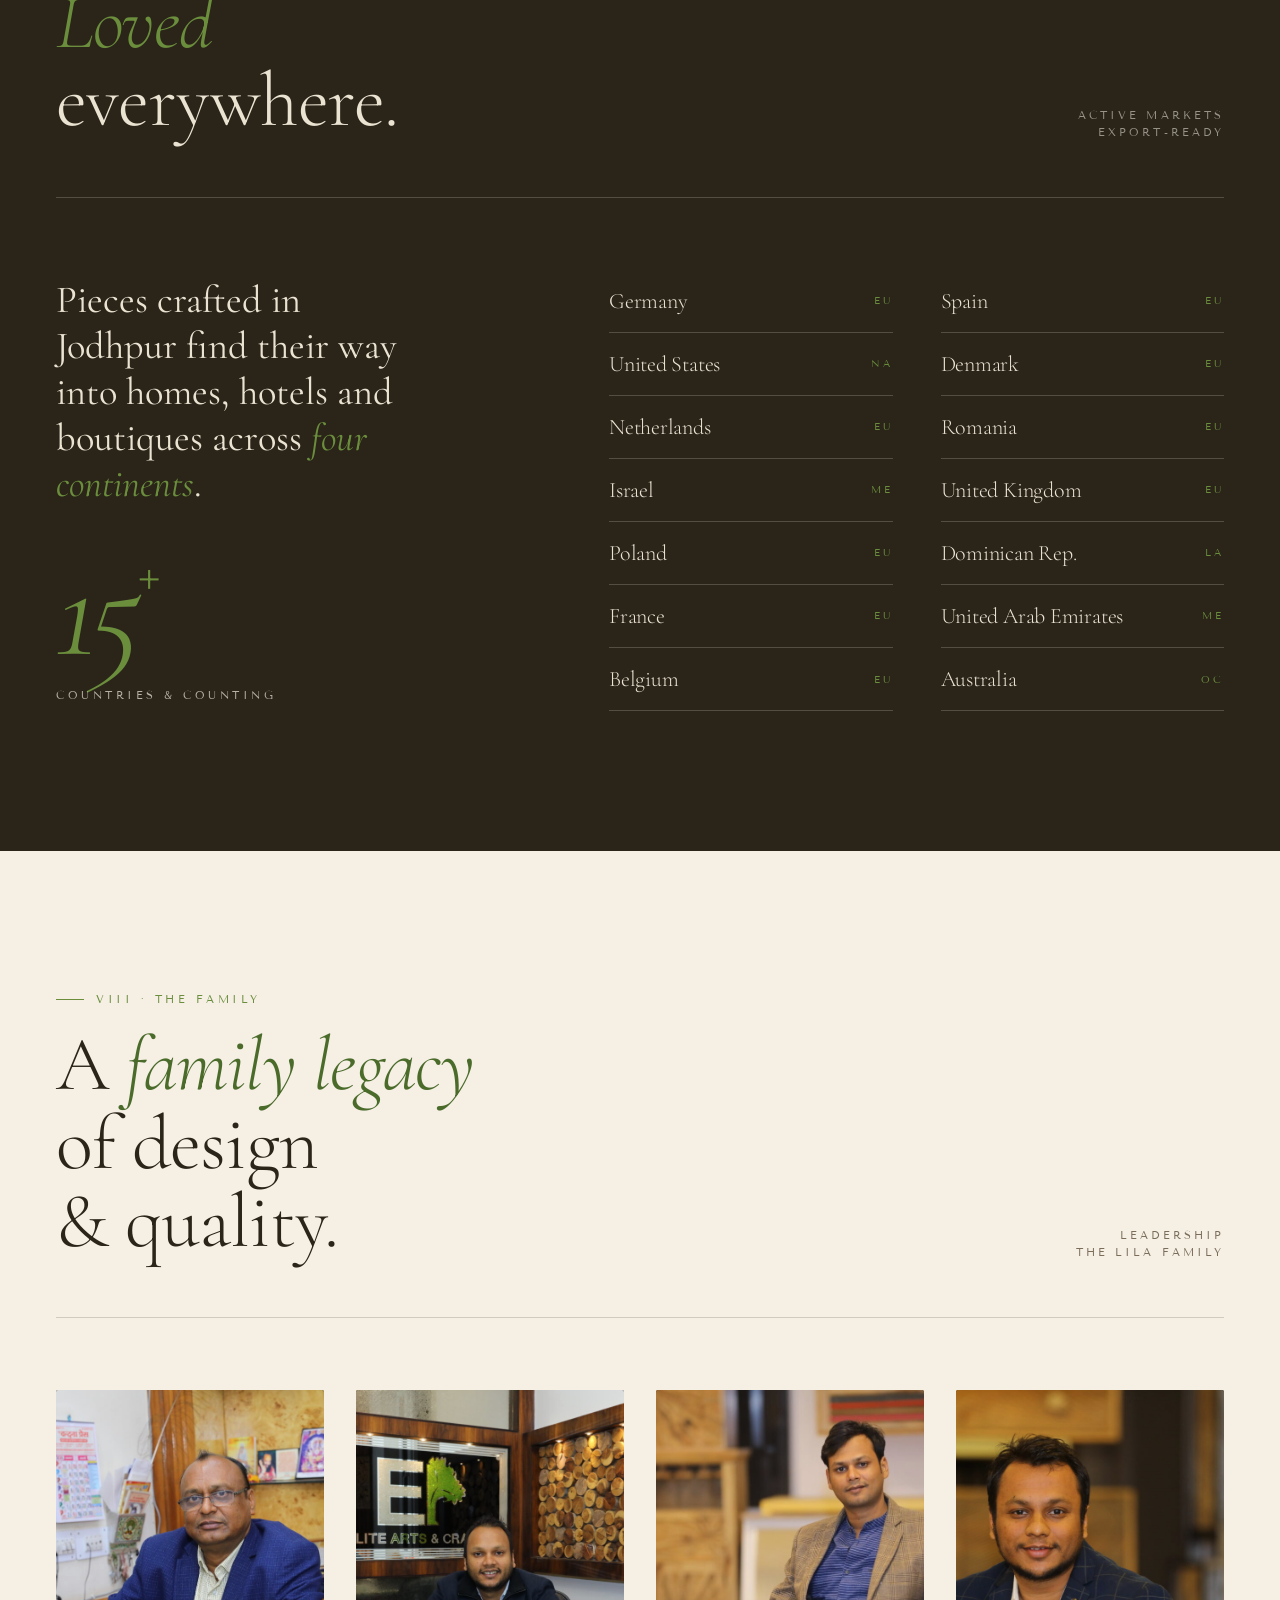
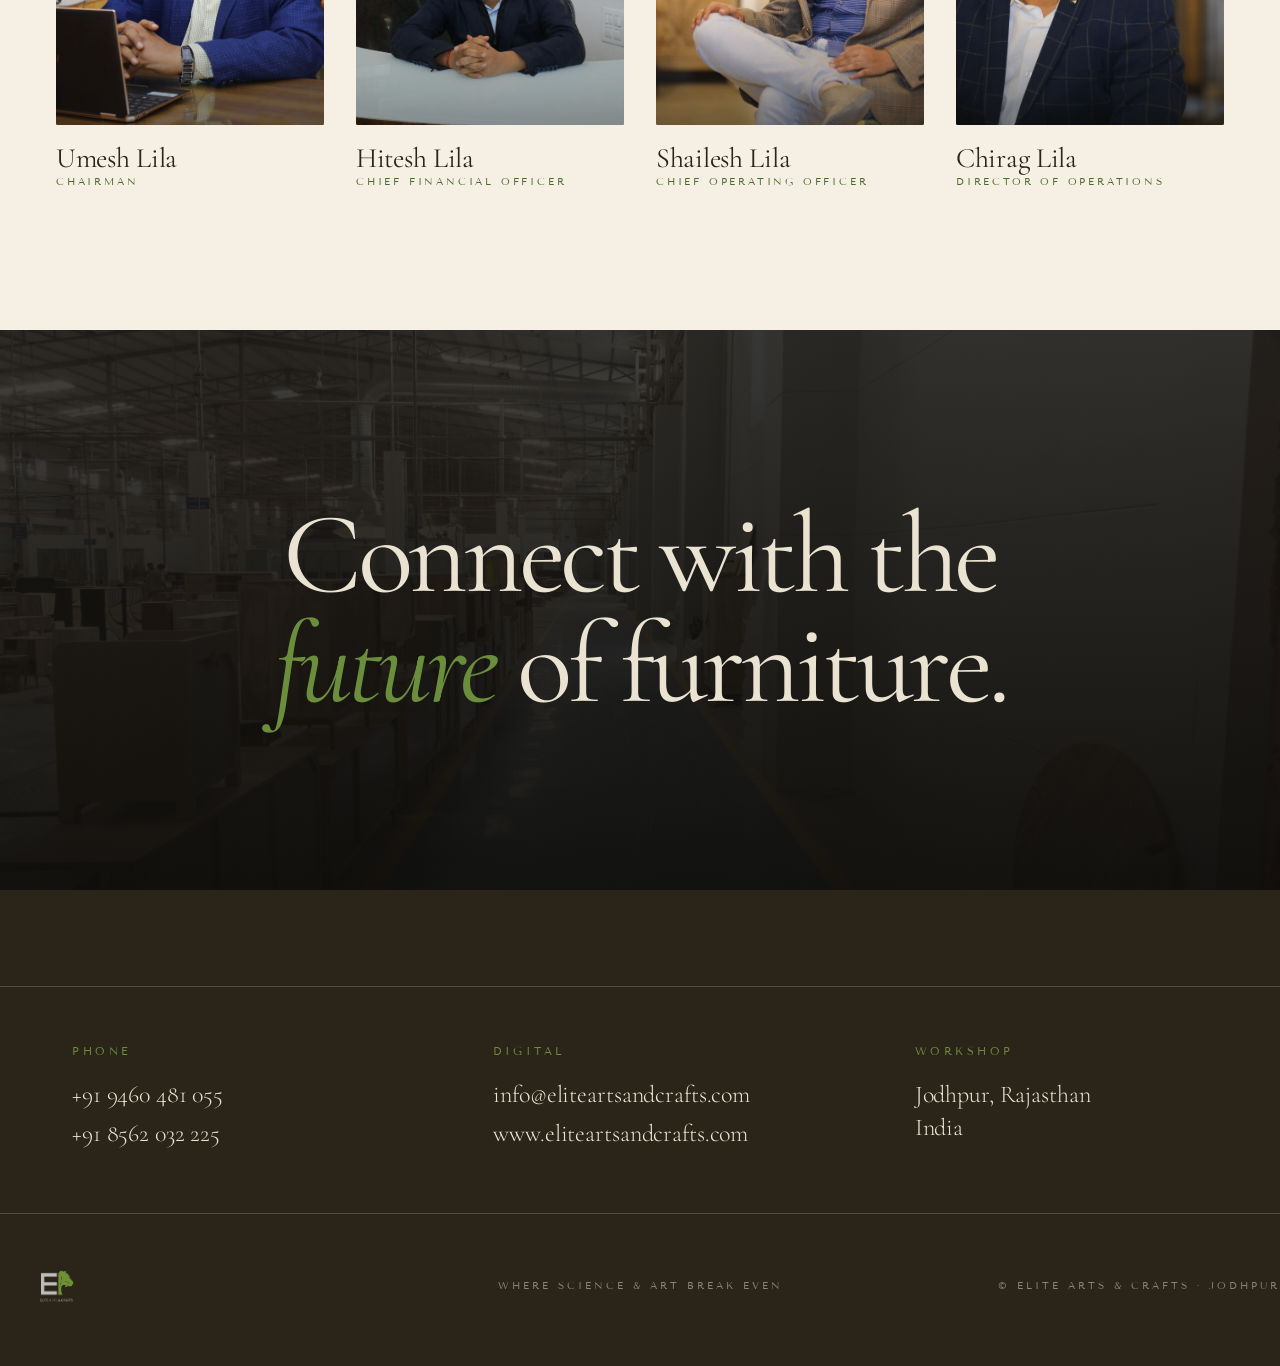
<file: category/index.html>
<!doctype html>
<html lang="en">
<head>
<meta charset="utf-8" />
<title>Catalogue · Elite Arts &amp; Crafts</title>
<meta name="robots" content="noindex, follow" />
<link rel="canonical" href="https://eliteartsandcrafts.com/#products" />
<meta http-equiv="refresh" content="0; url=https://eliteartsandcrafts.com/#products" />
<script>location.replace('/#products');</script>
</head>
<body><p>Redirecting to <a href="https://eliteartsandcrafts.com/#products">Elite Arts &amp; Crafts</a>…</p></body>
</html>
</file>
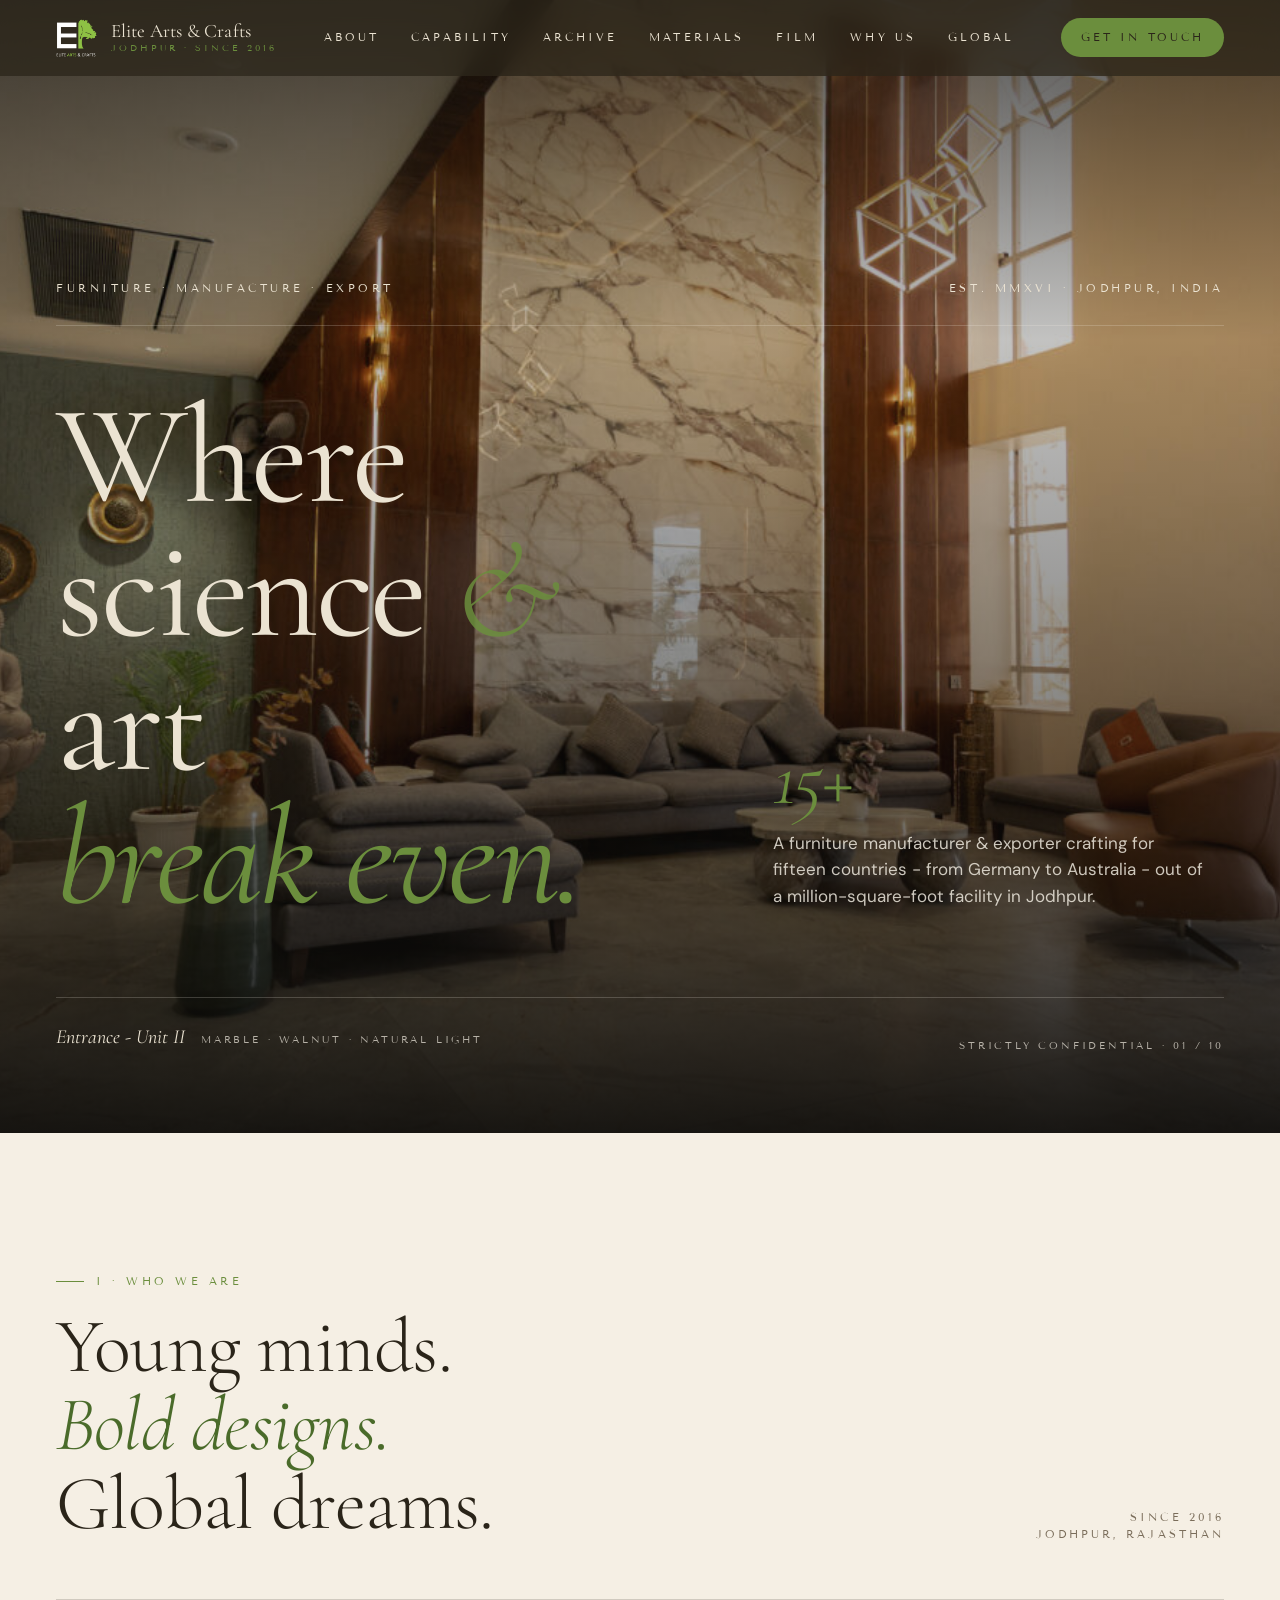
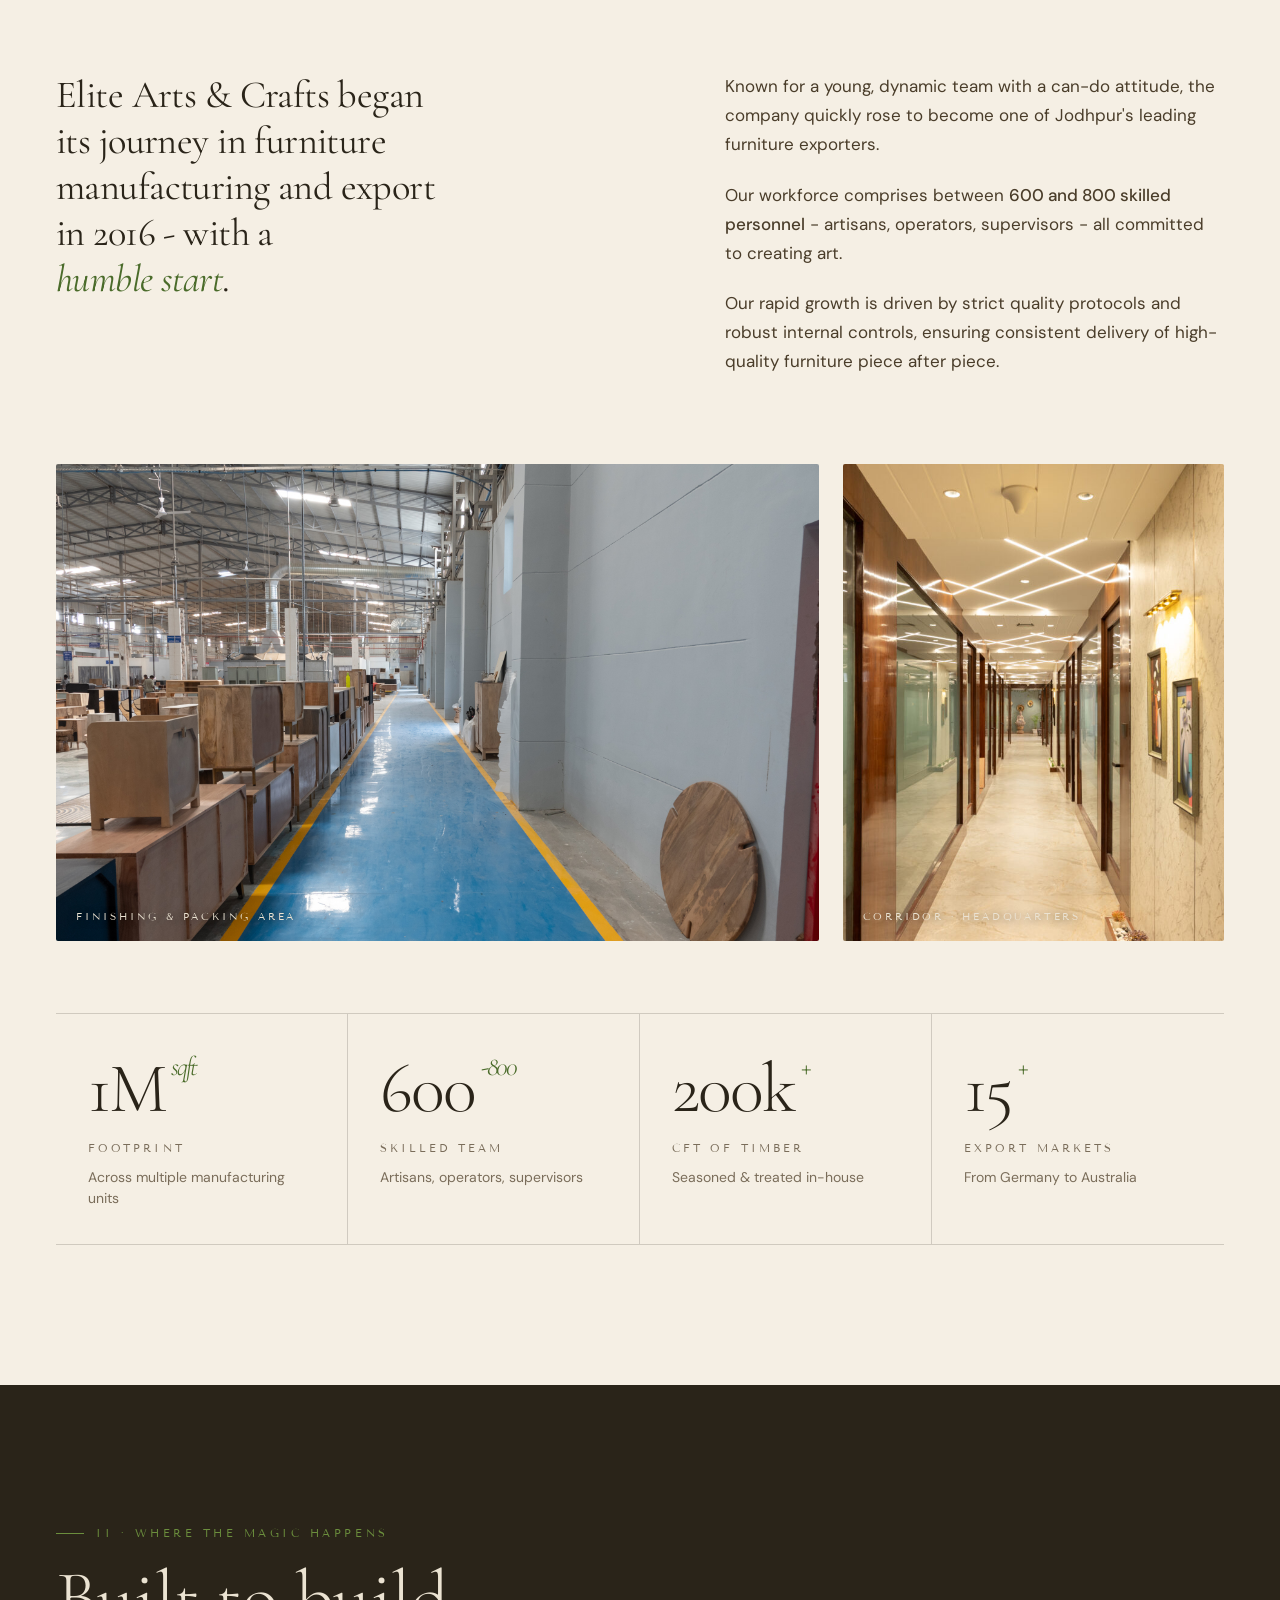
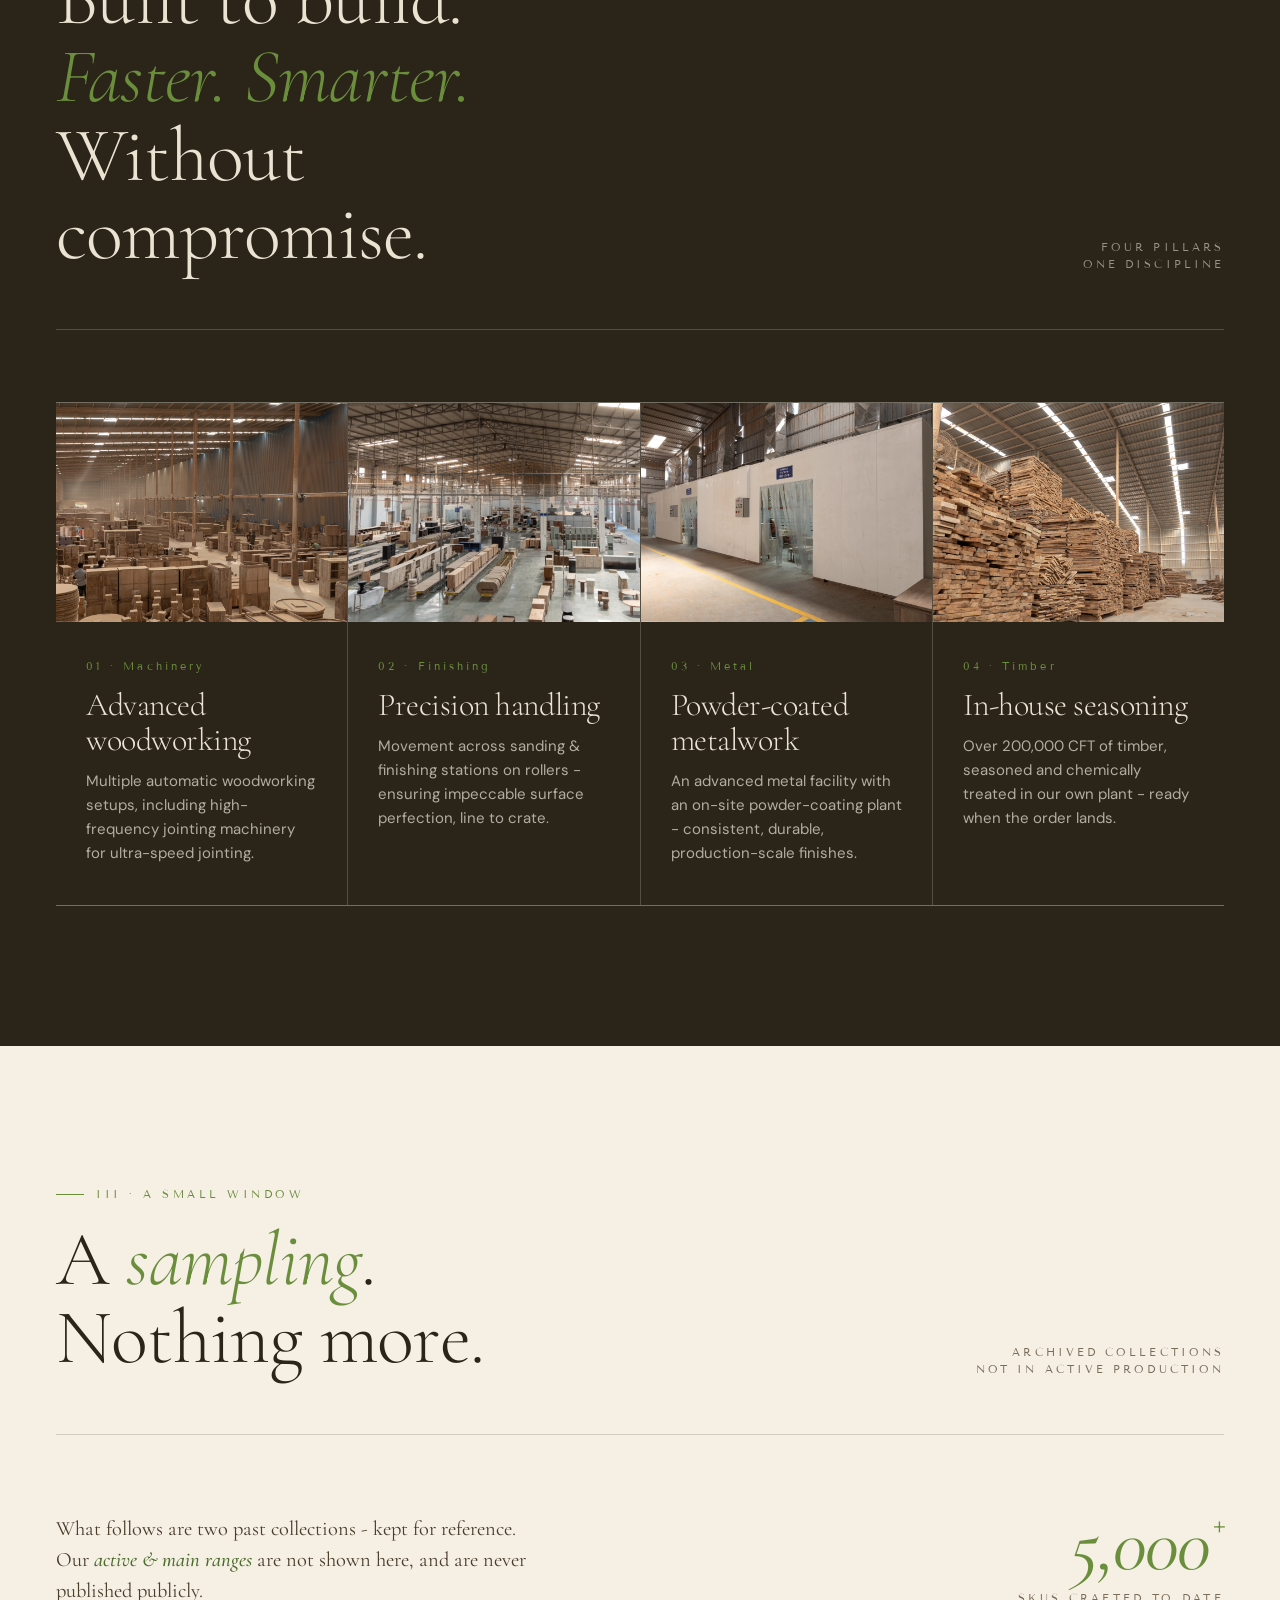
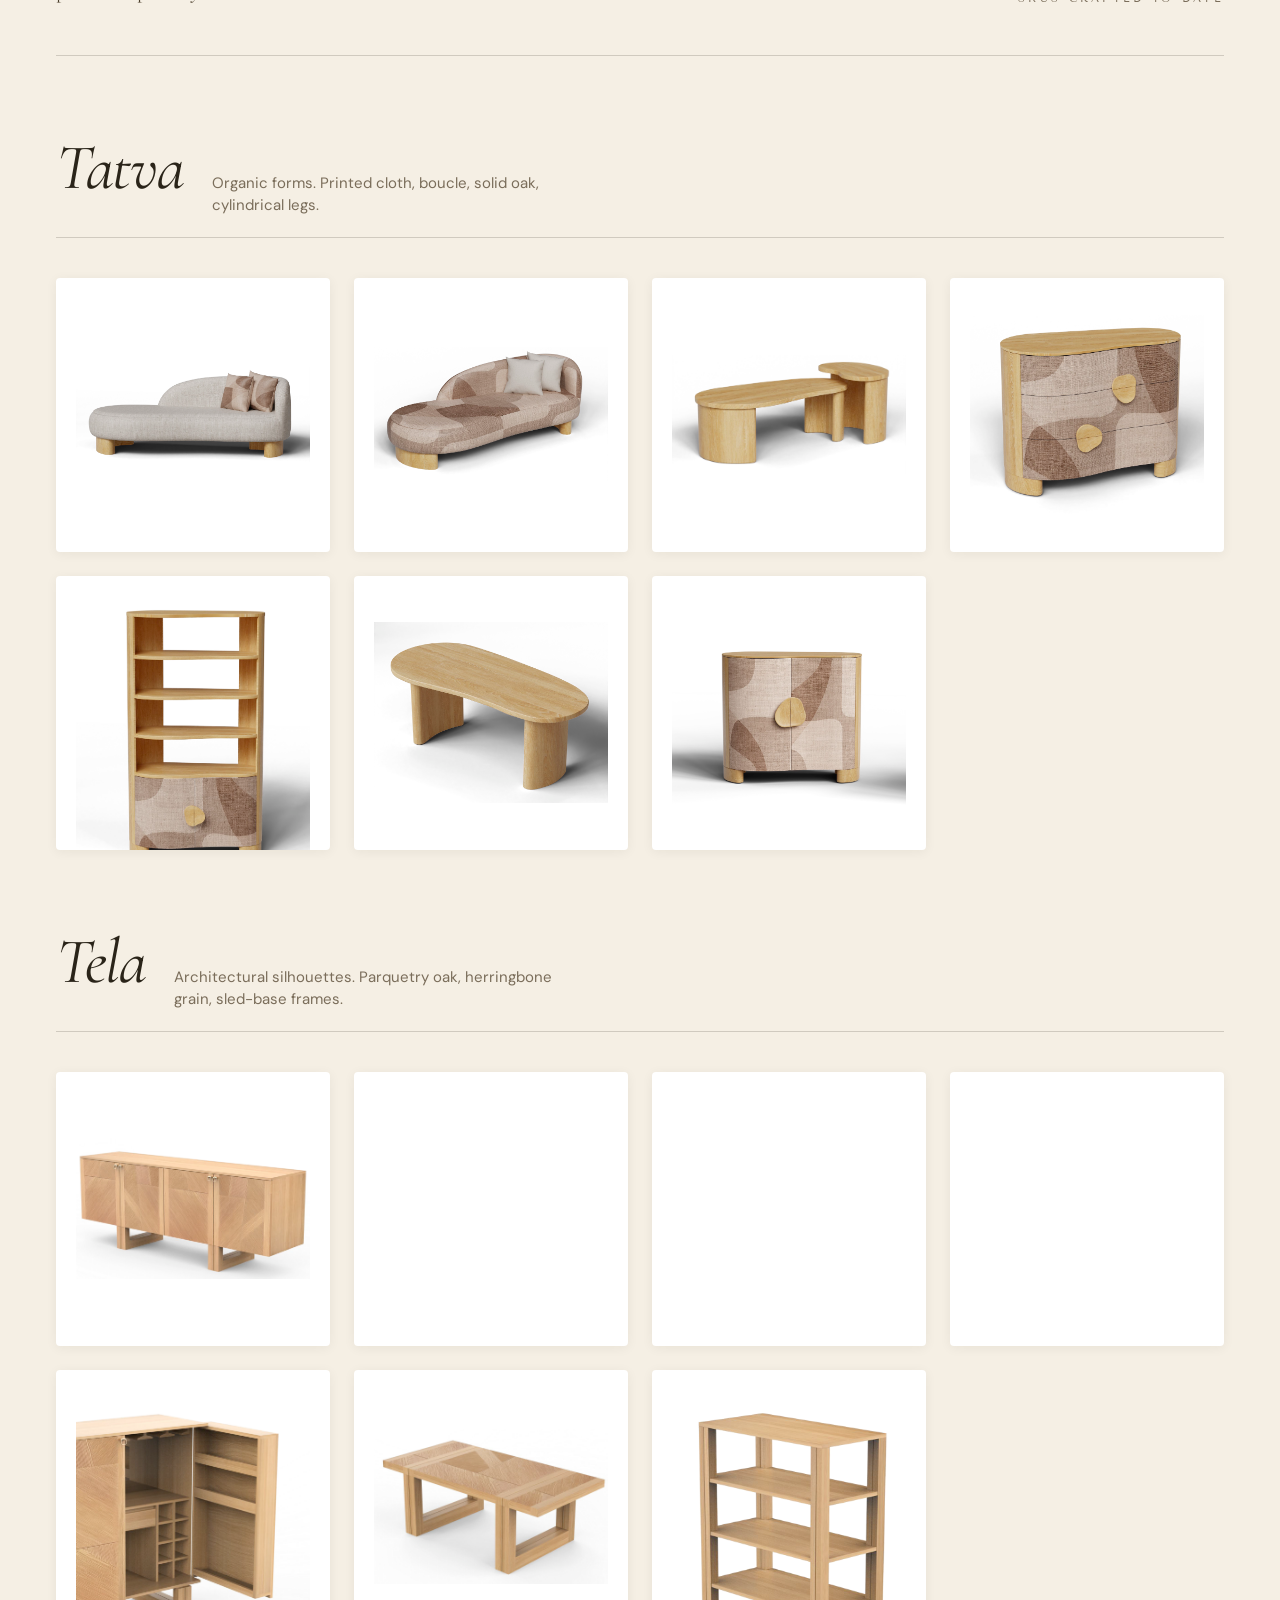
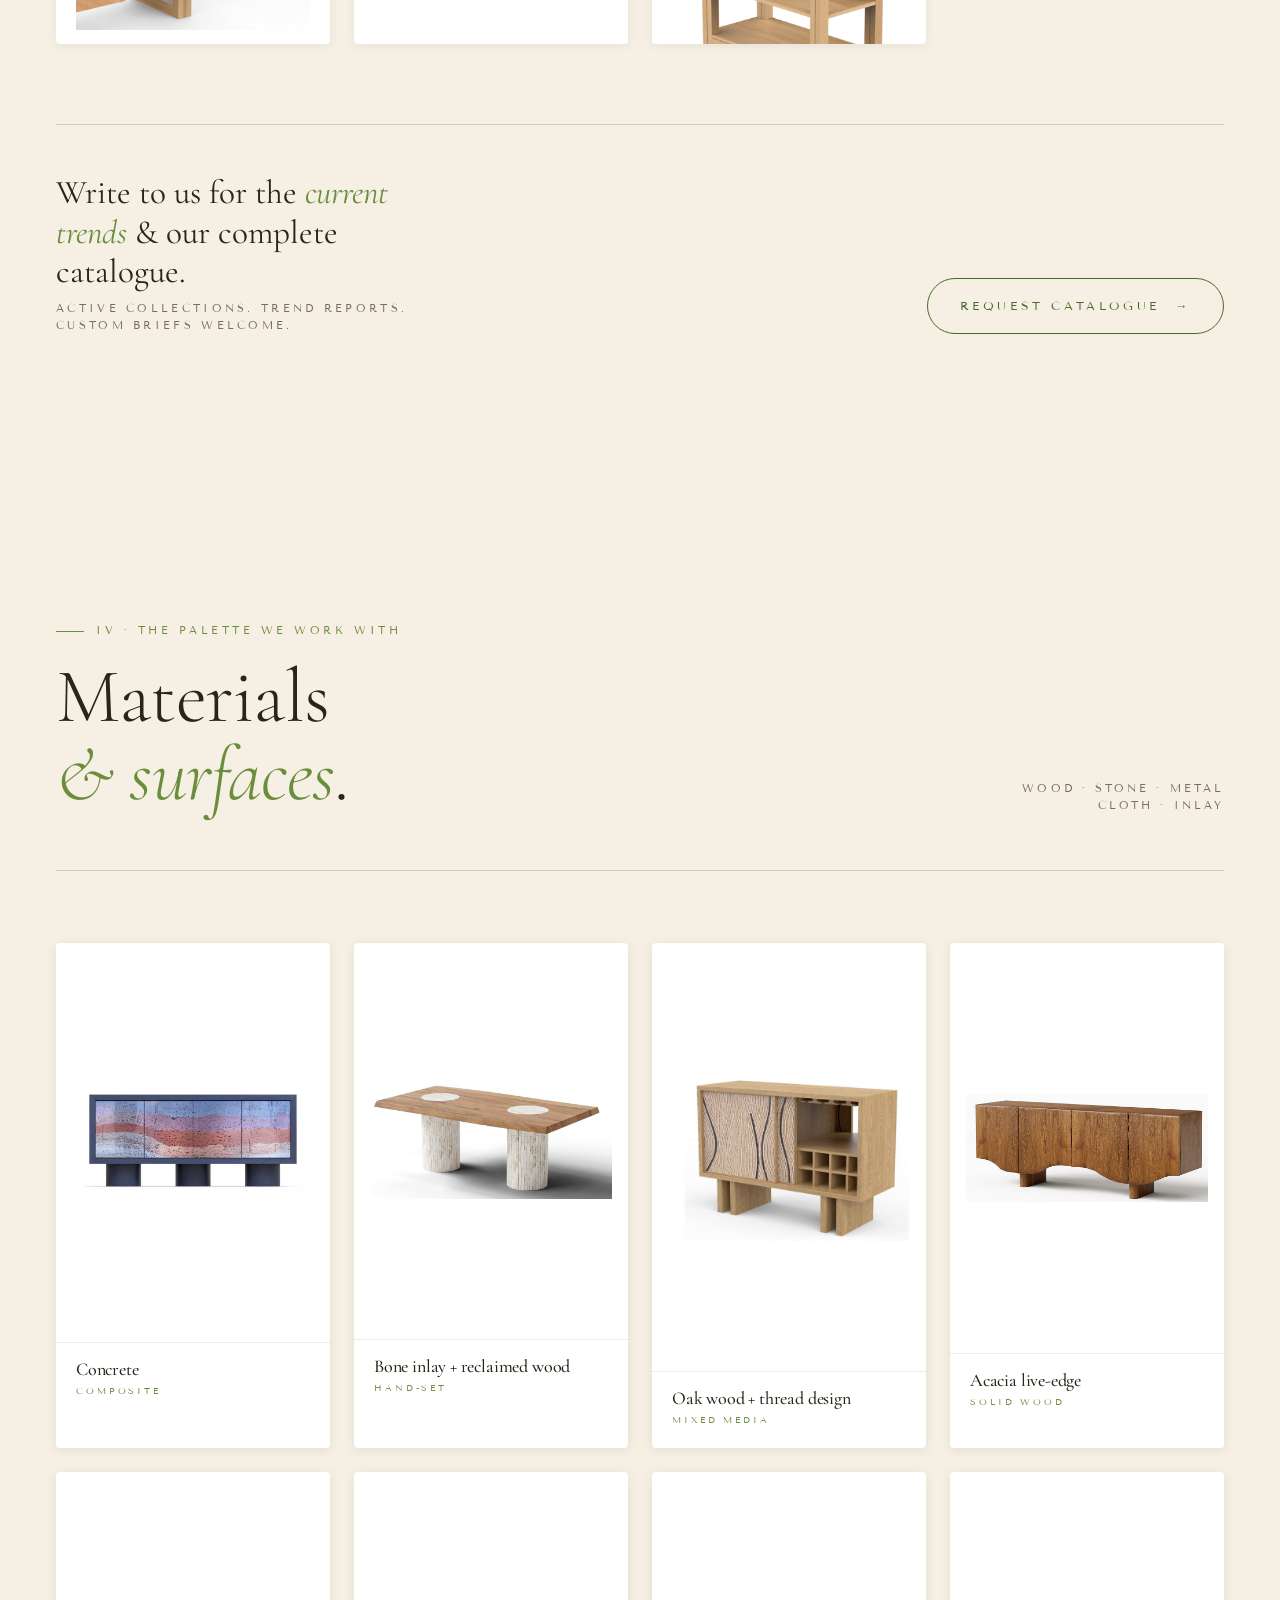
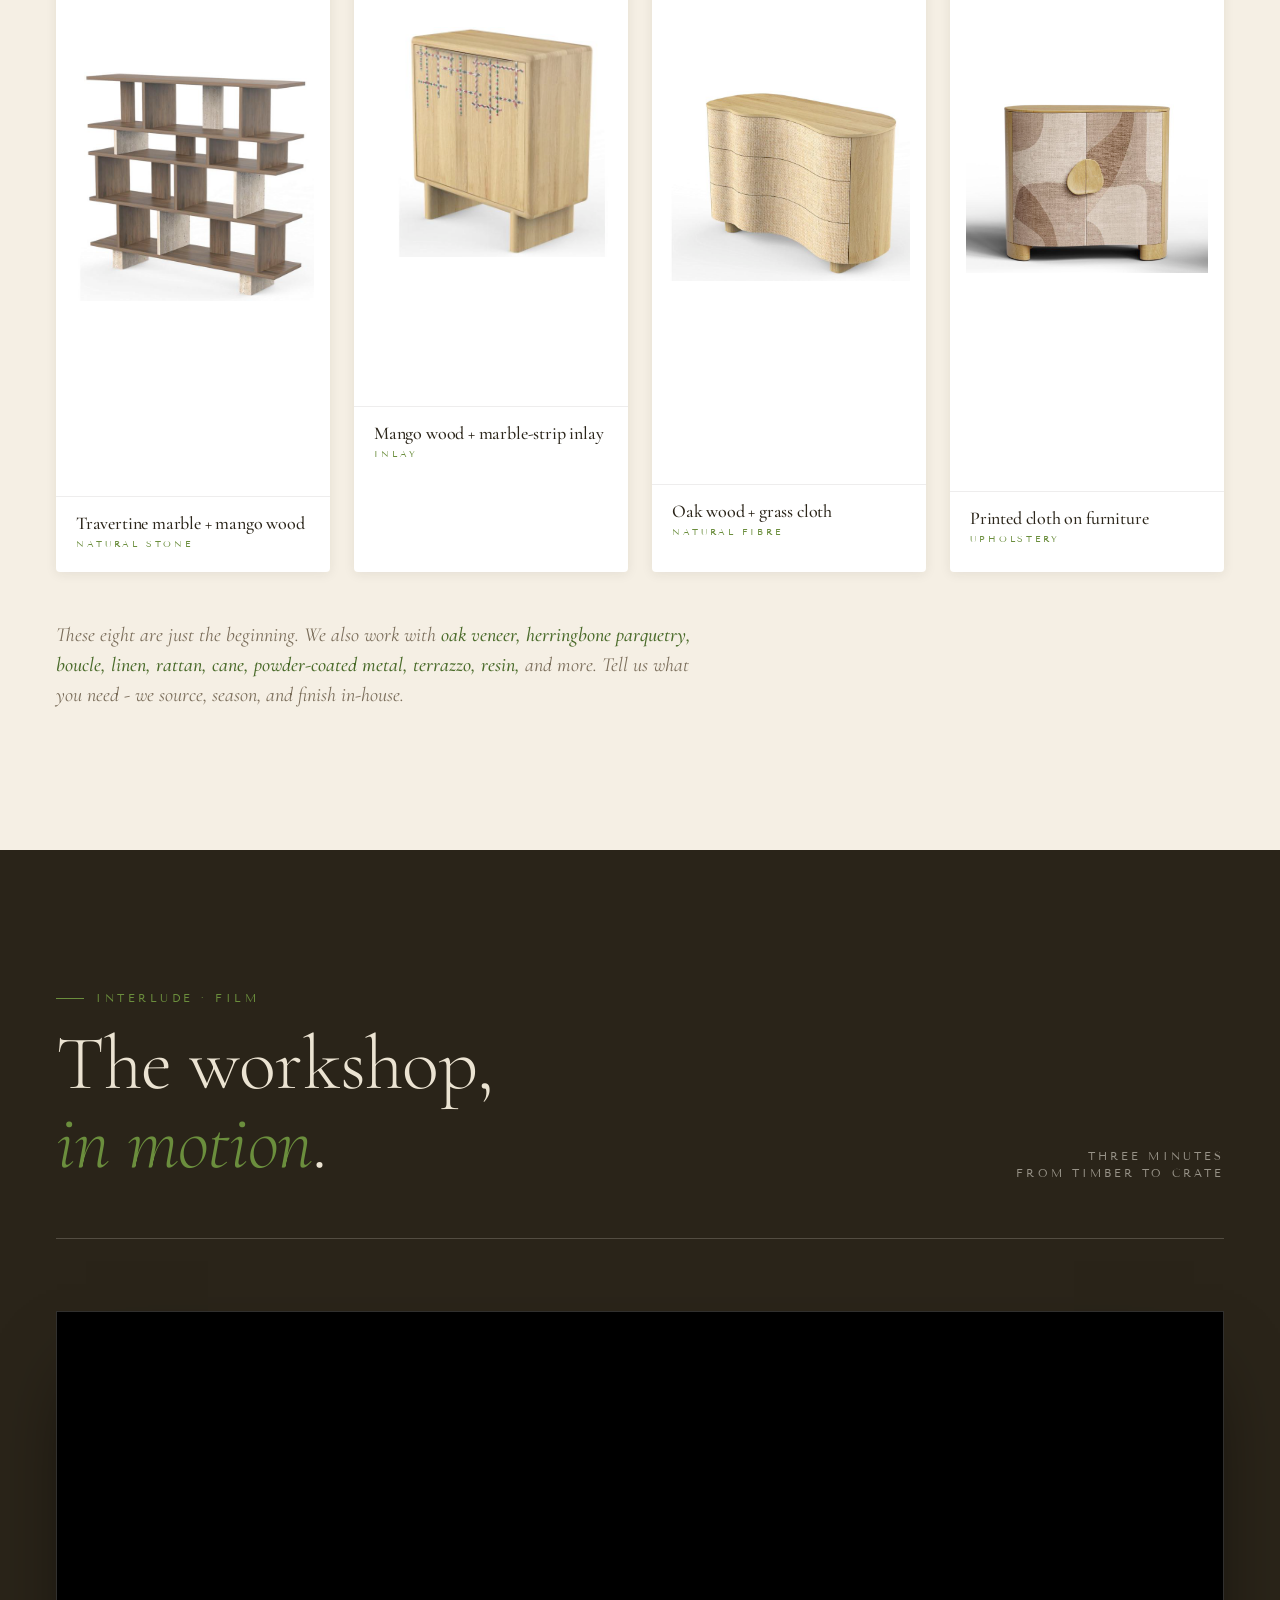
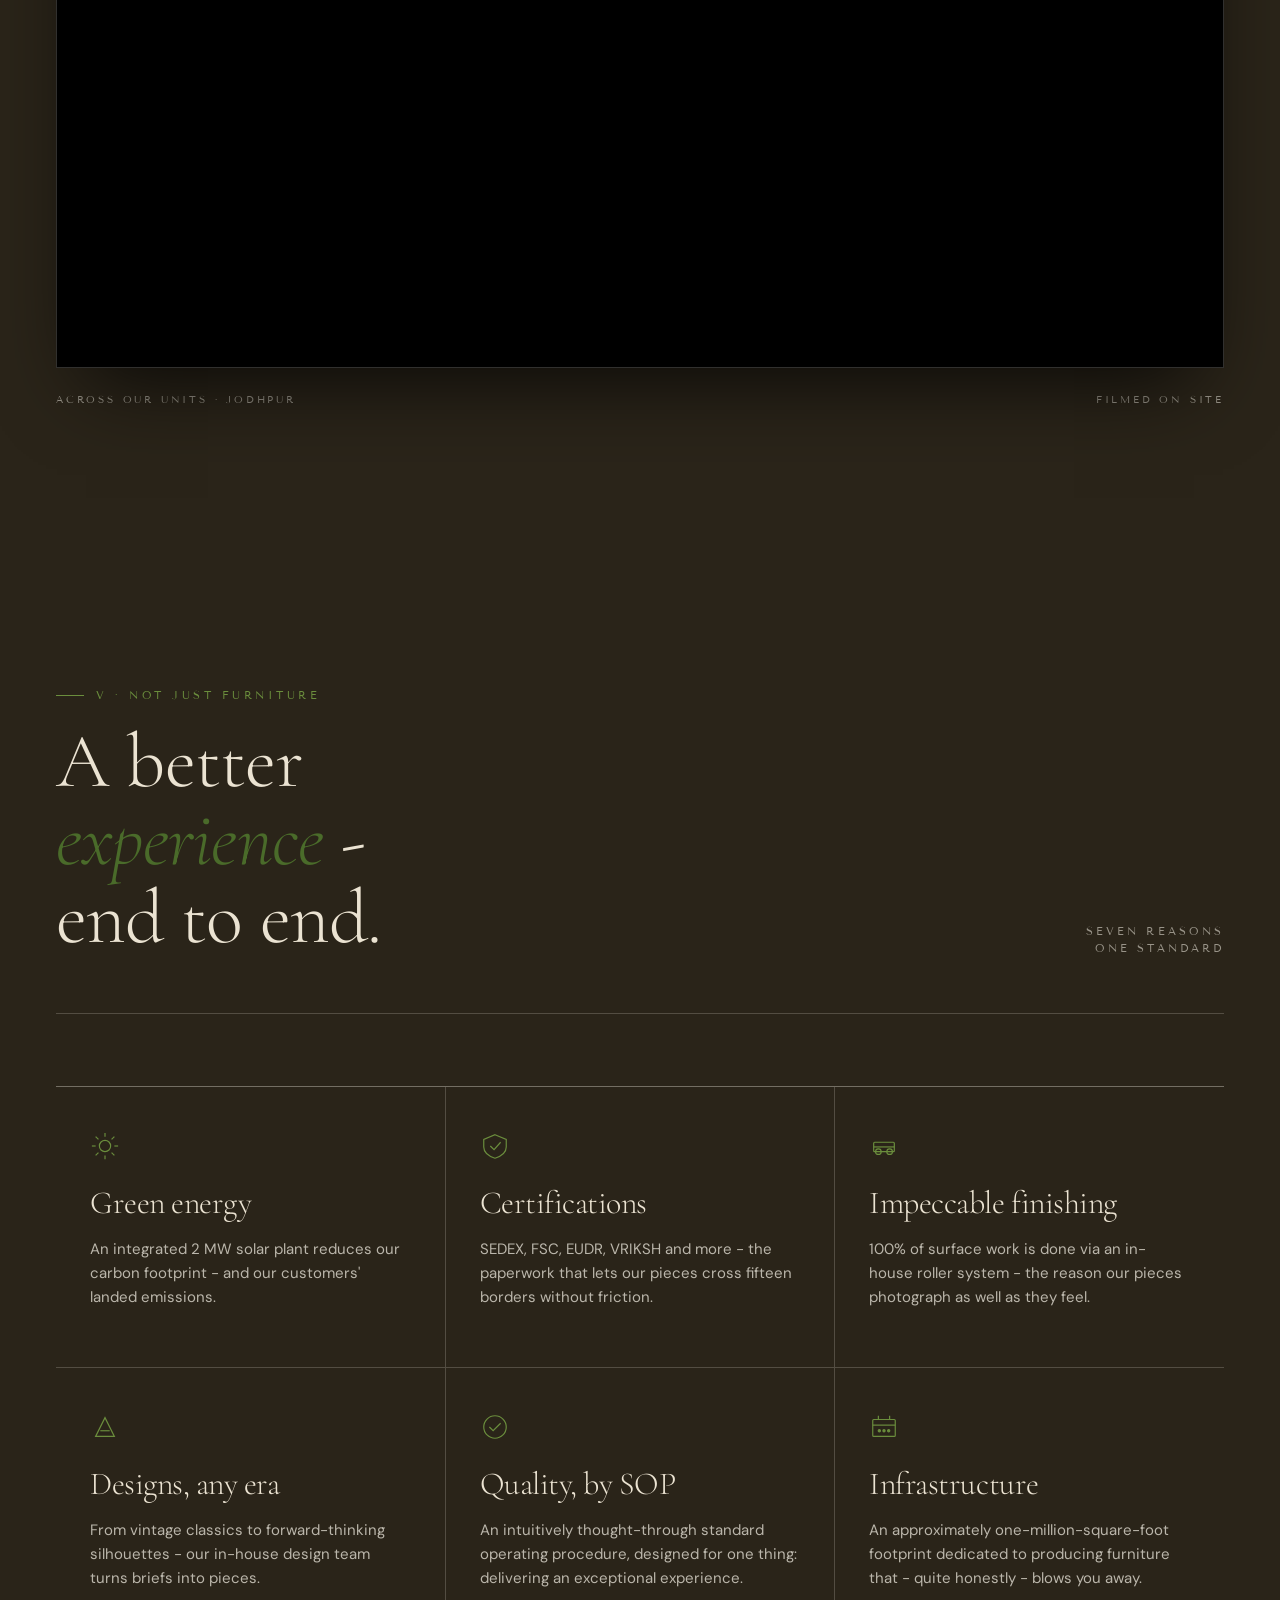
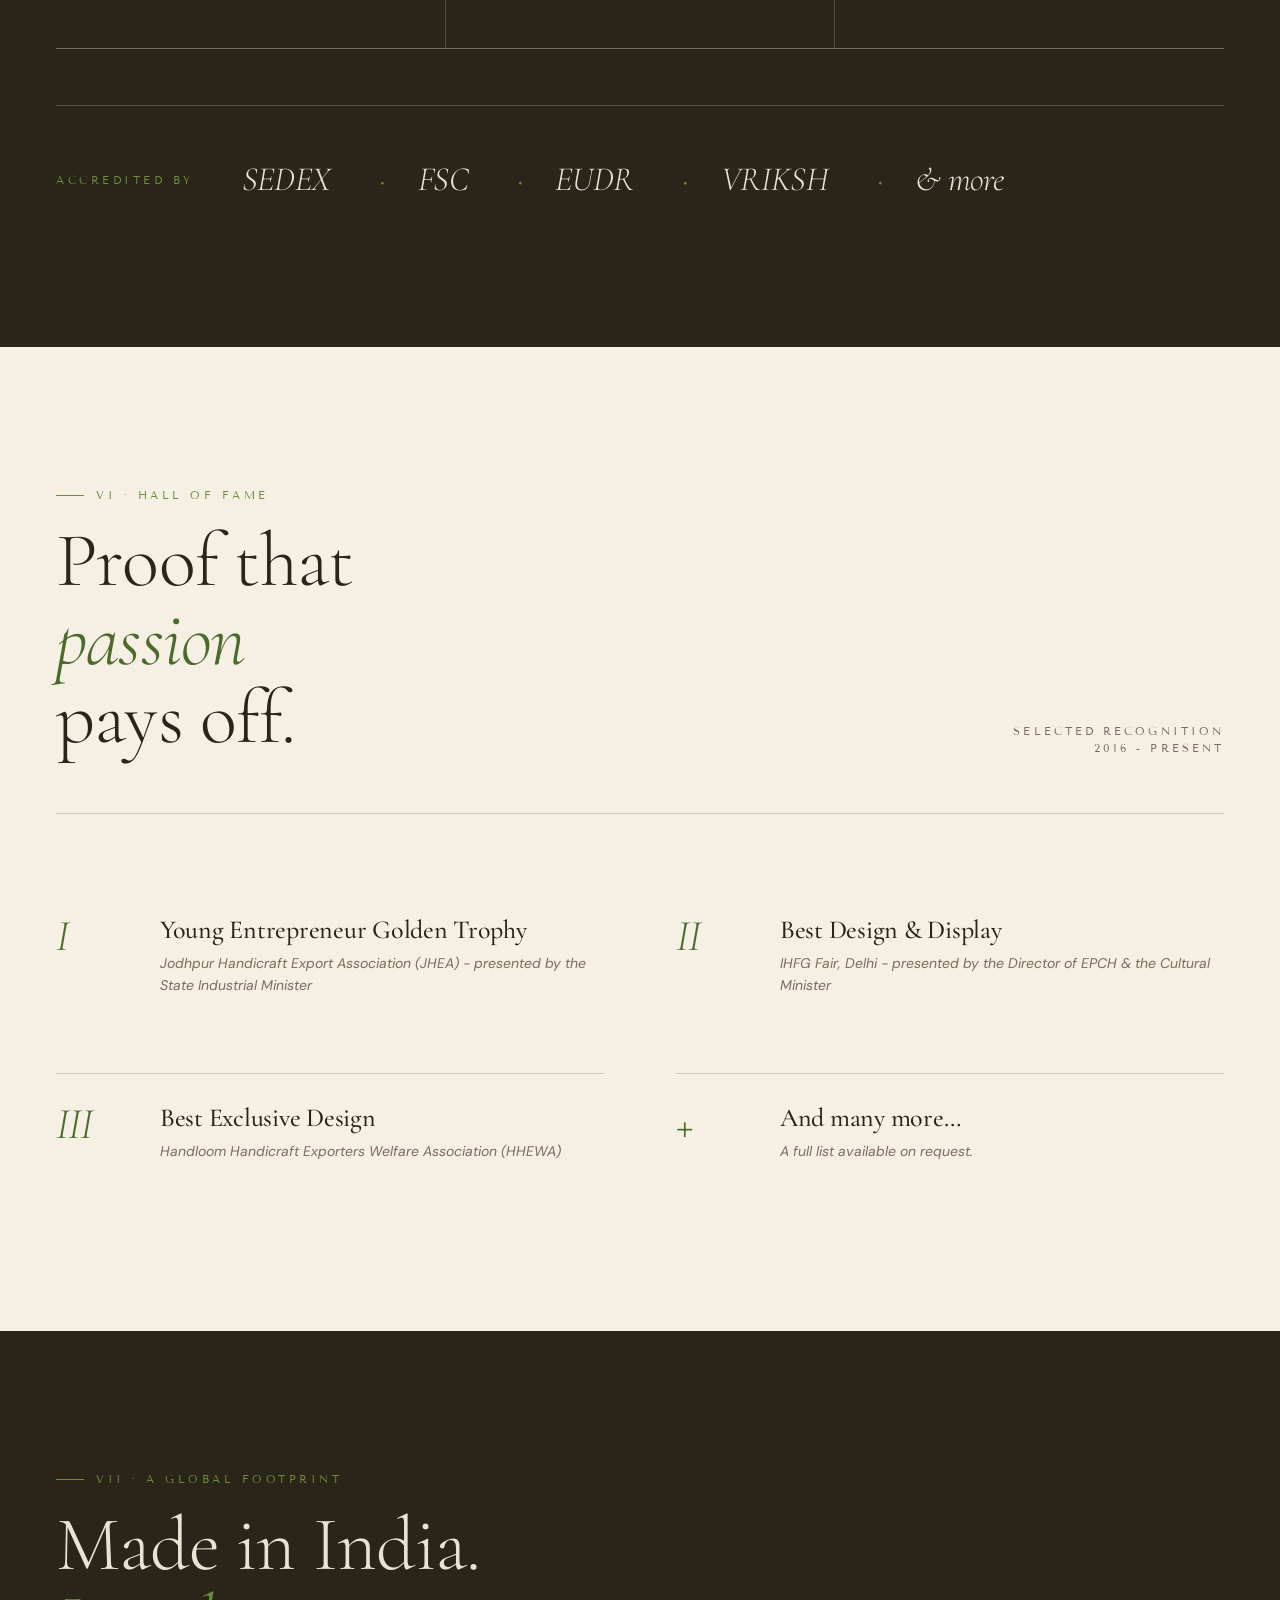
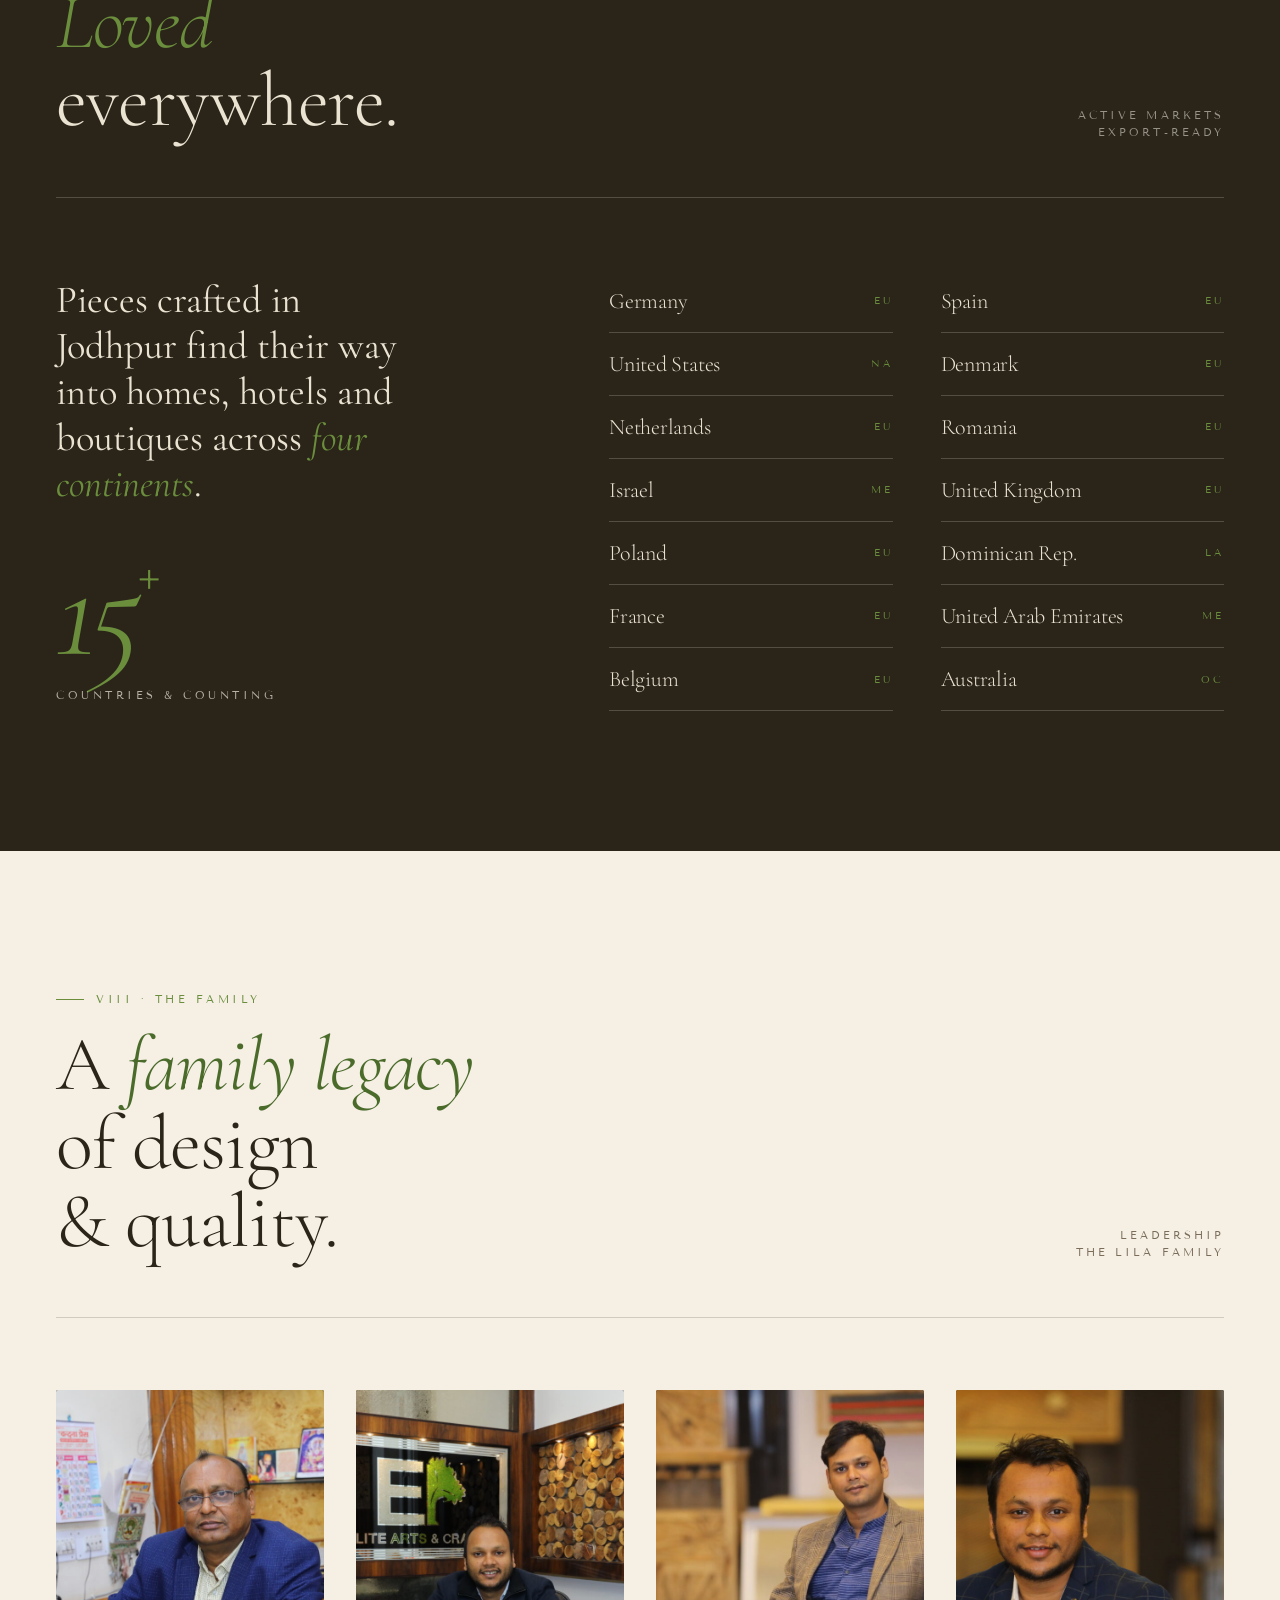
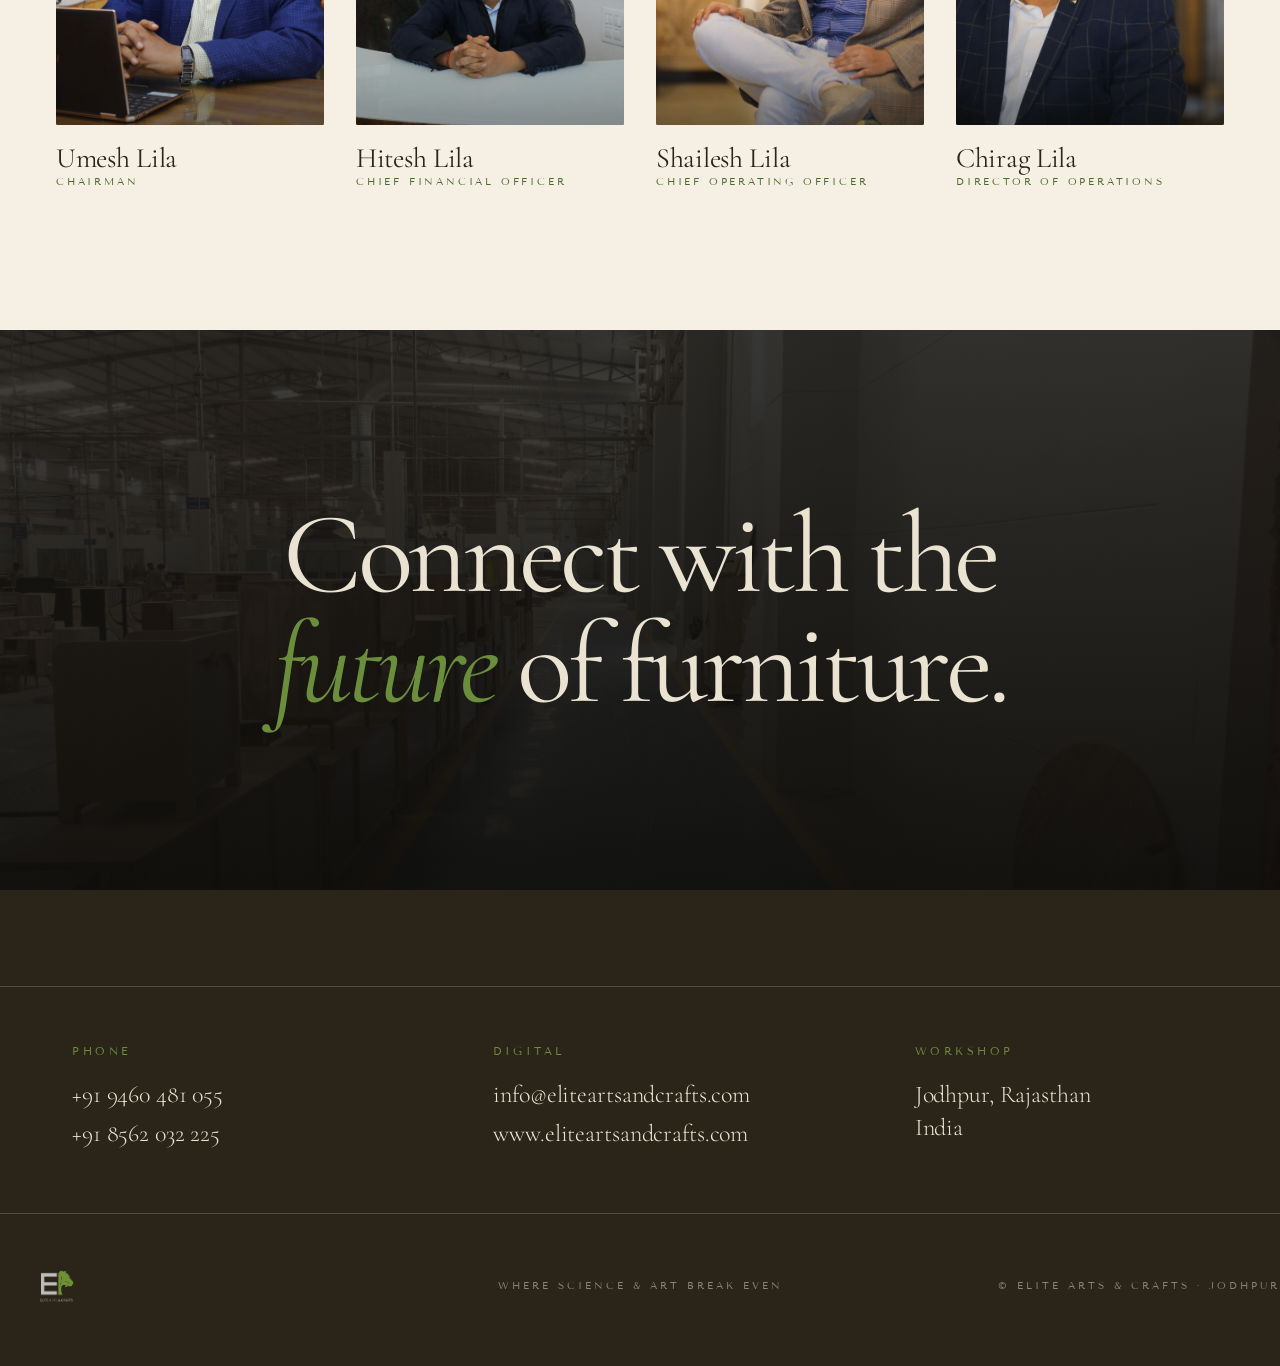
<file: contact/index.html>
<!doctype html>
<html lang="en">
<head>
<meta charset="utf-8" />
<title>Contact · Elite Arts &amp; Crafts</title>
<meta name="robots" content="noindex, follow" />
<link rel="canonical" href="https://eliteartsandcrafts.com/#contact" />
<meta http-equiv="refresh" content="0; url=https://eliteartsandcrafts.com/#contact" />
<script>location.replace('/#contact');</script>
</head>
<body><p>Redirecting to <a href="https://eliteartsandcrafts.com/#contact">Elite Arts &amp; Crafts</a>…</p></body>
</html>
</file>
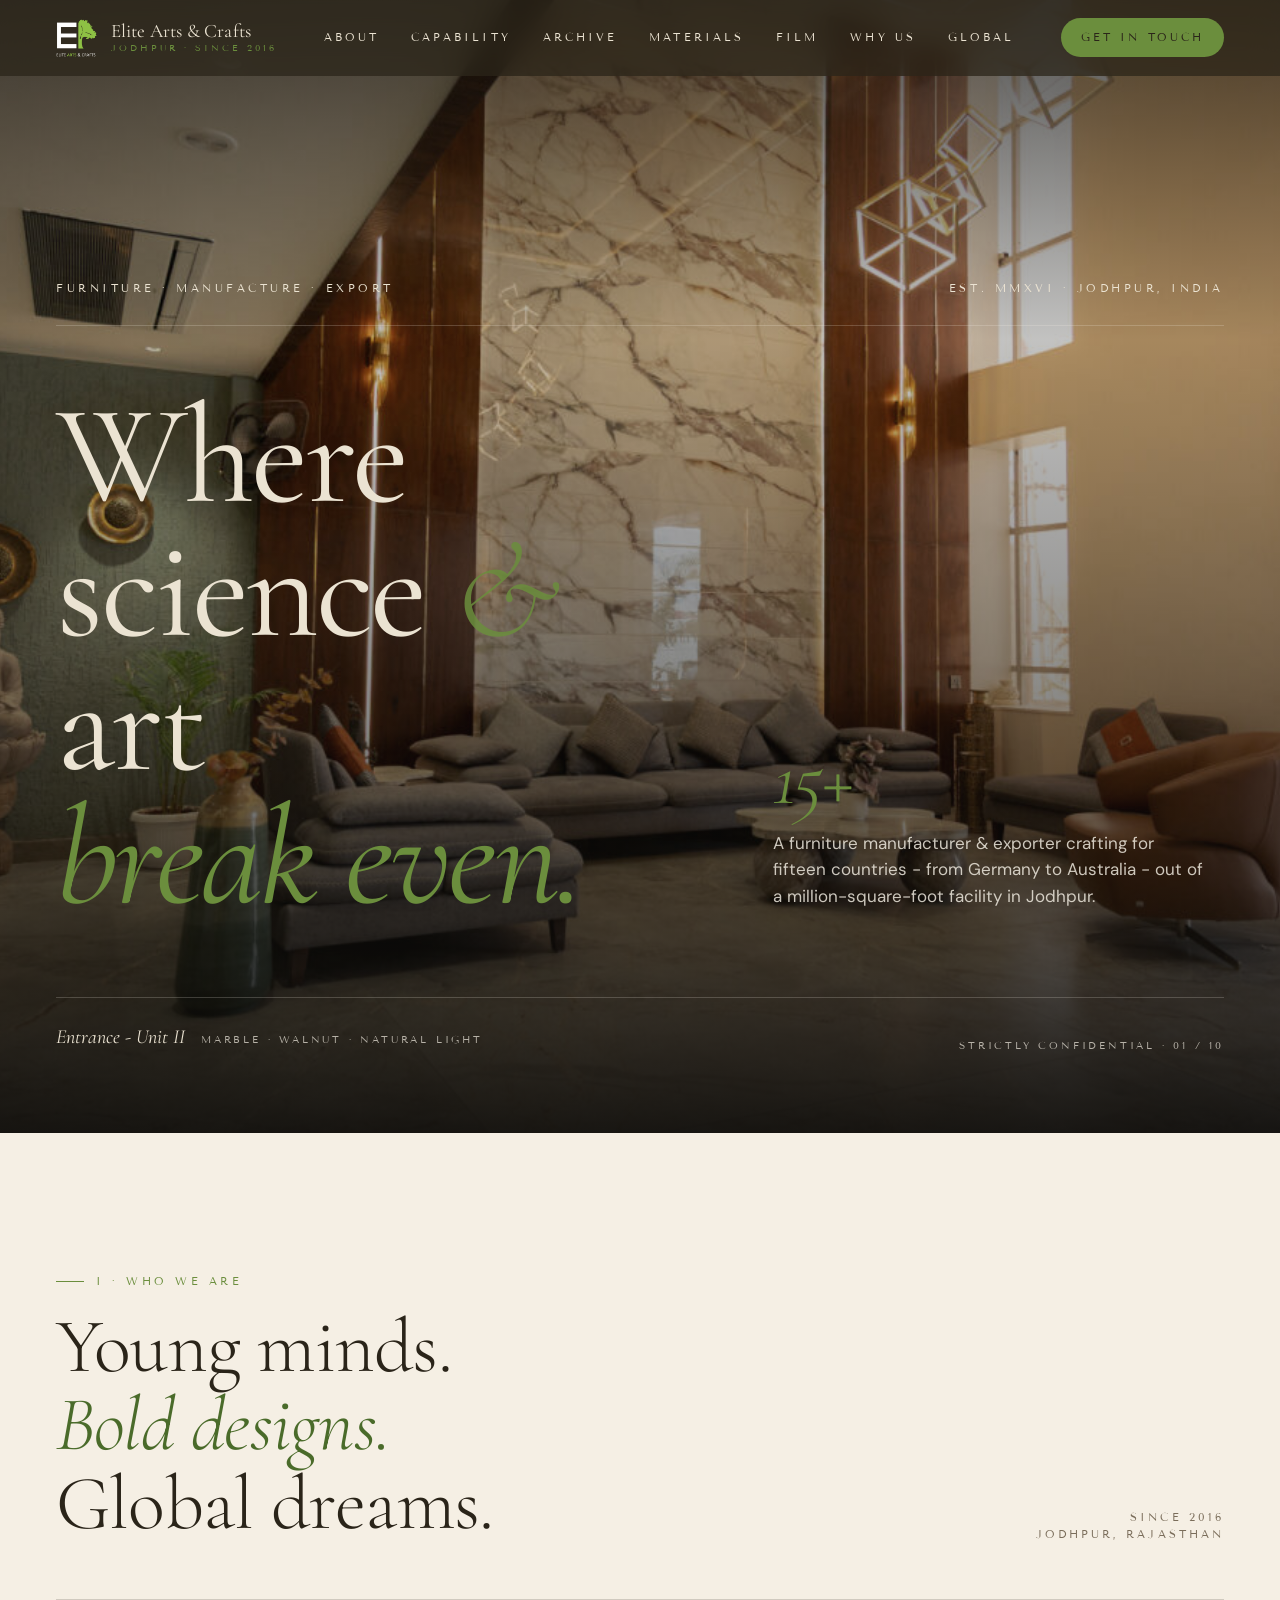
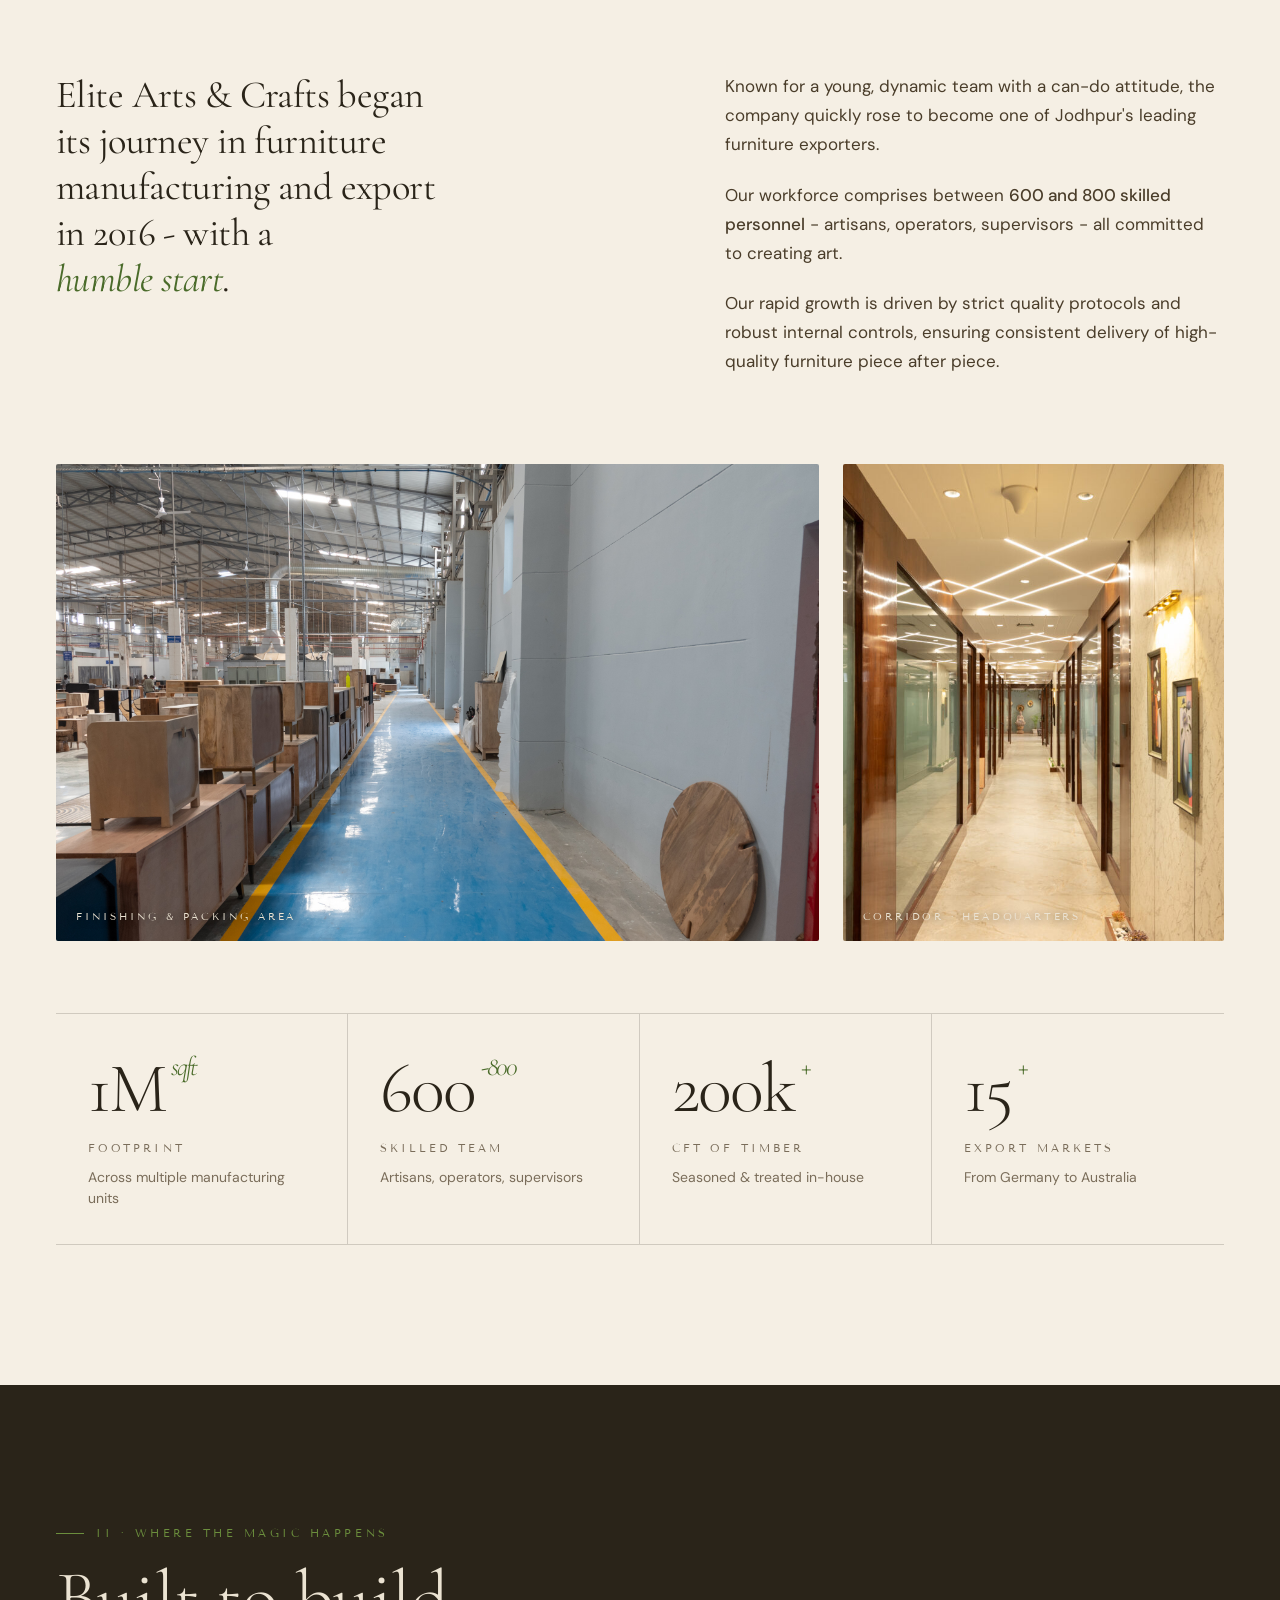
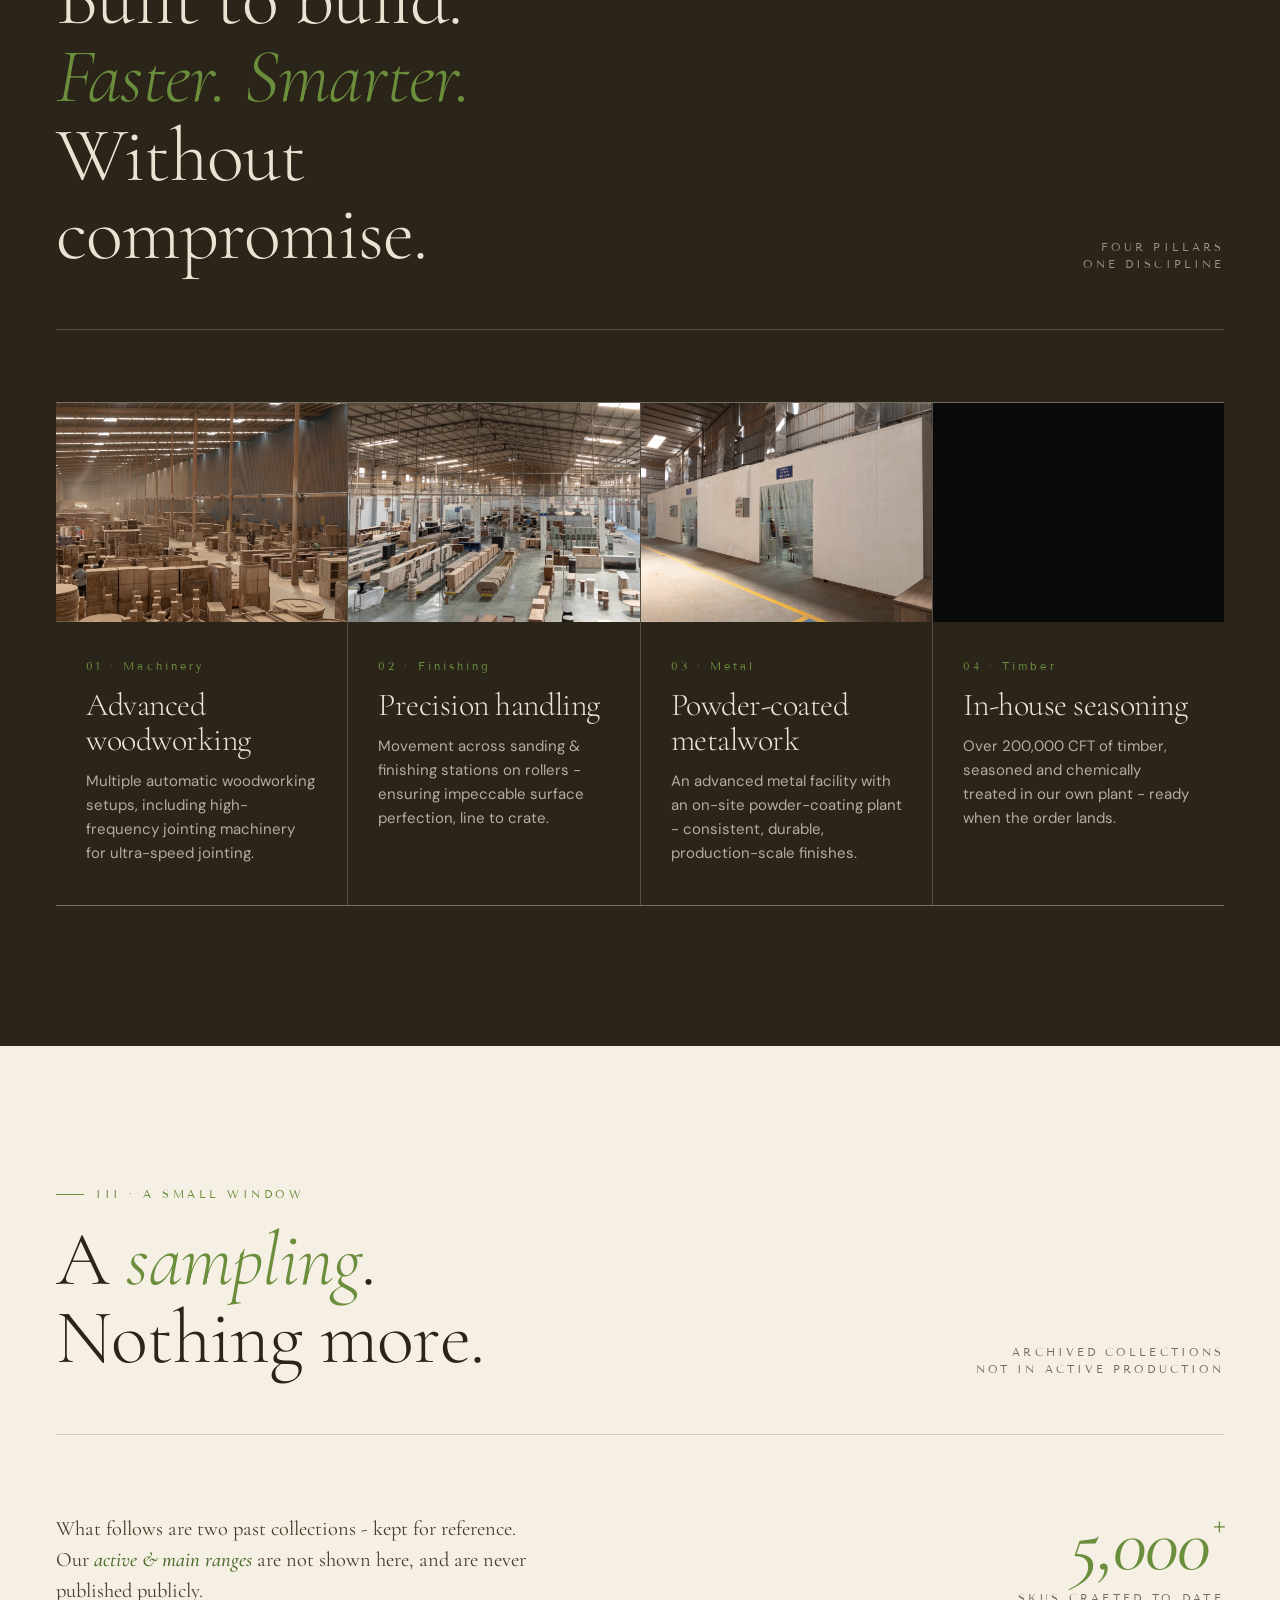
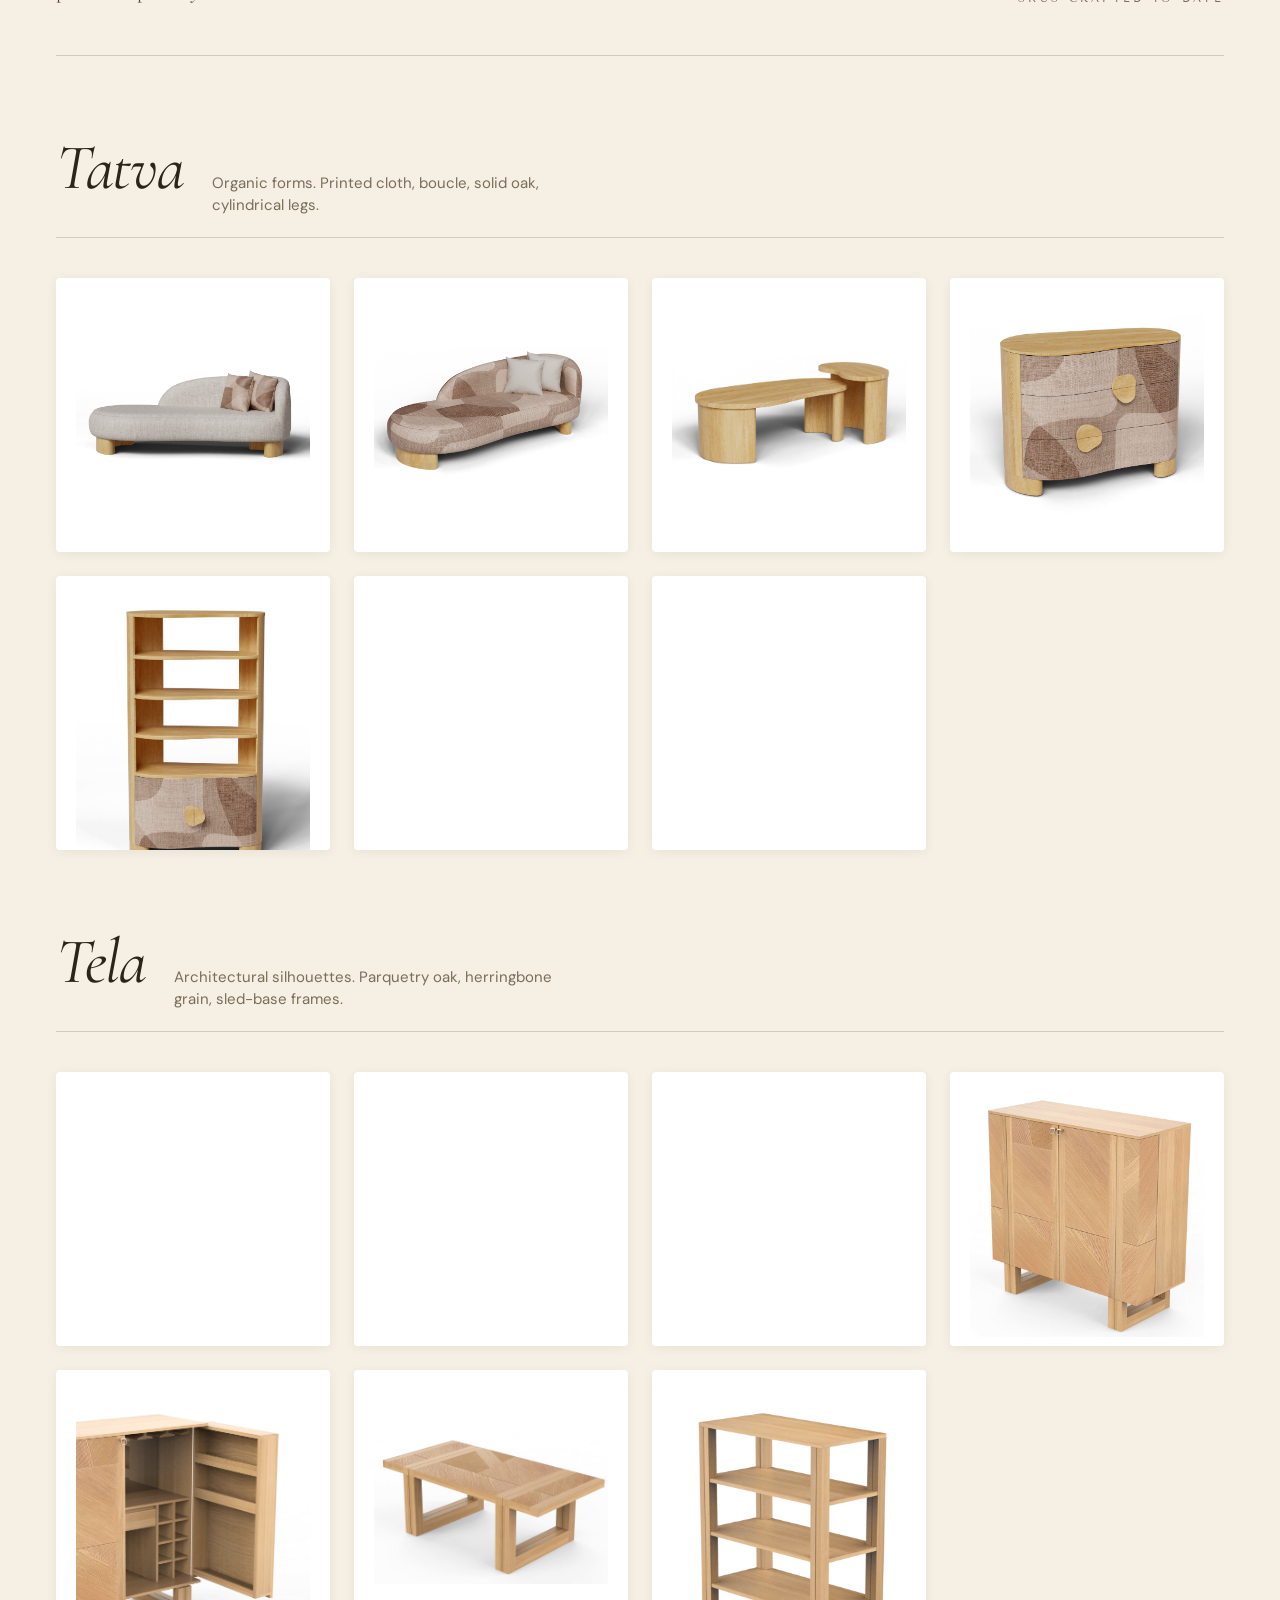
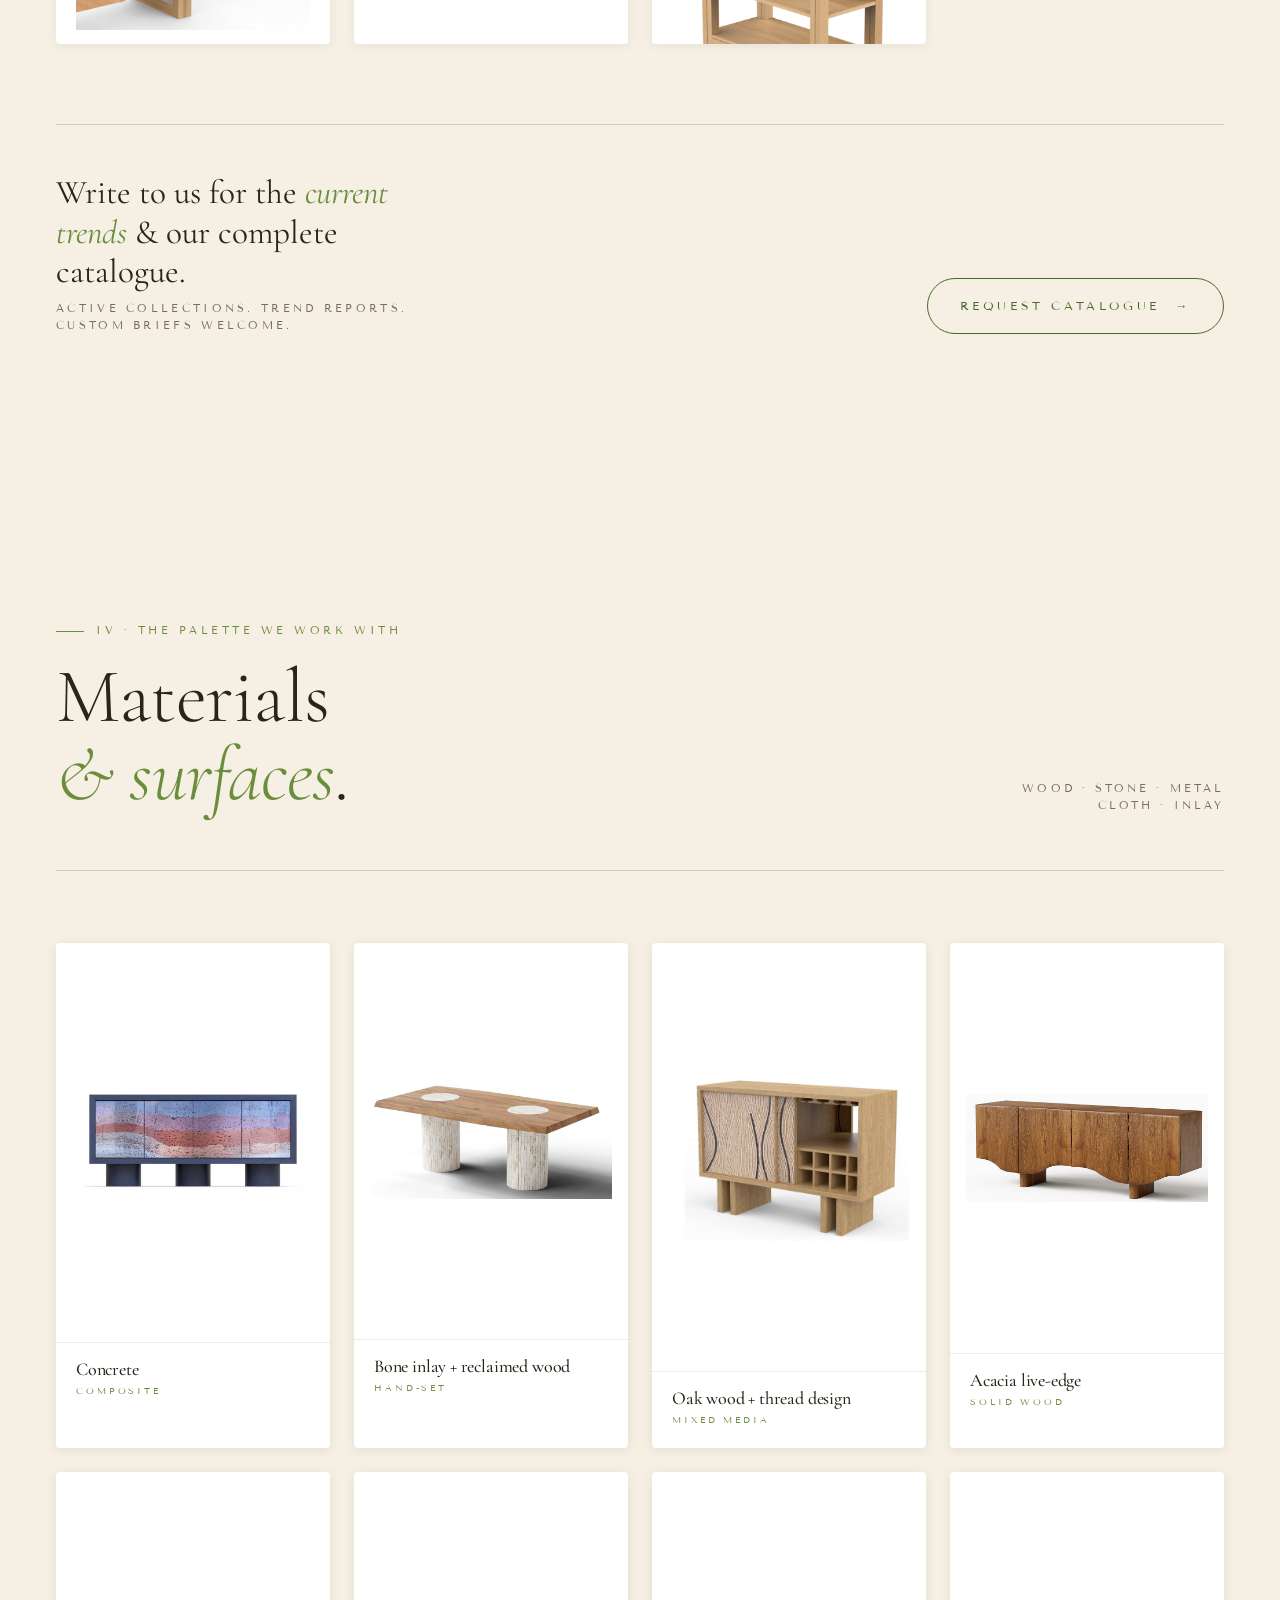
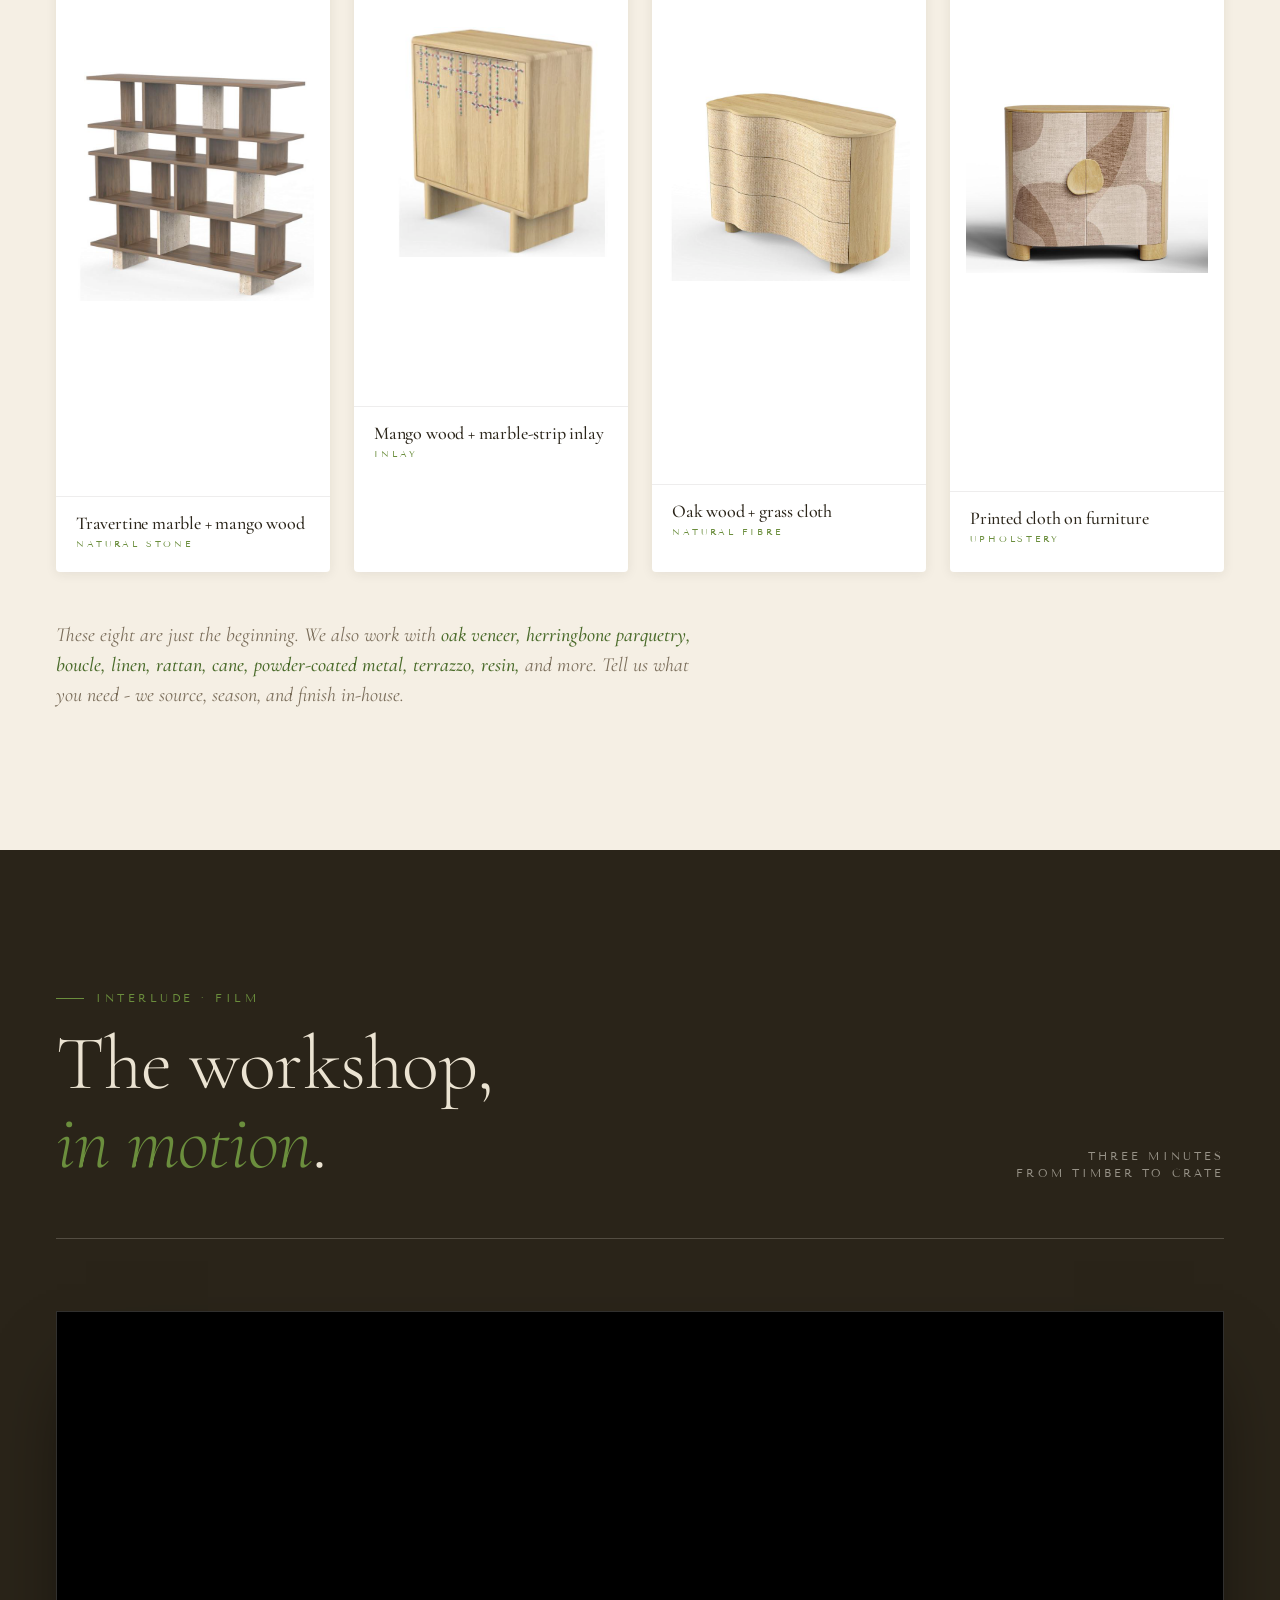
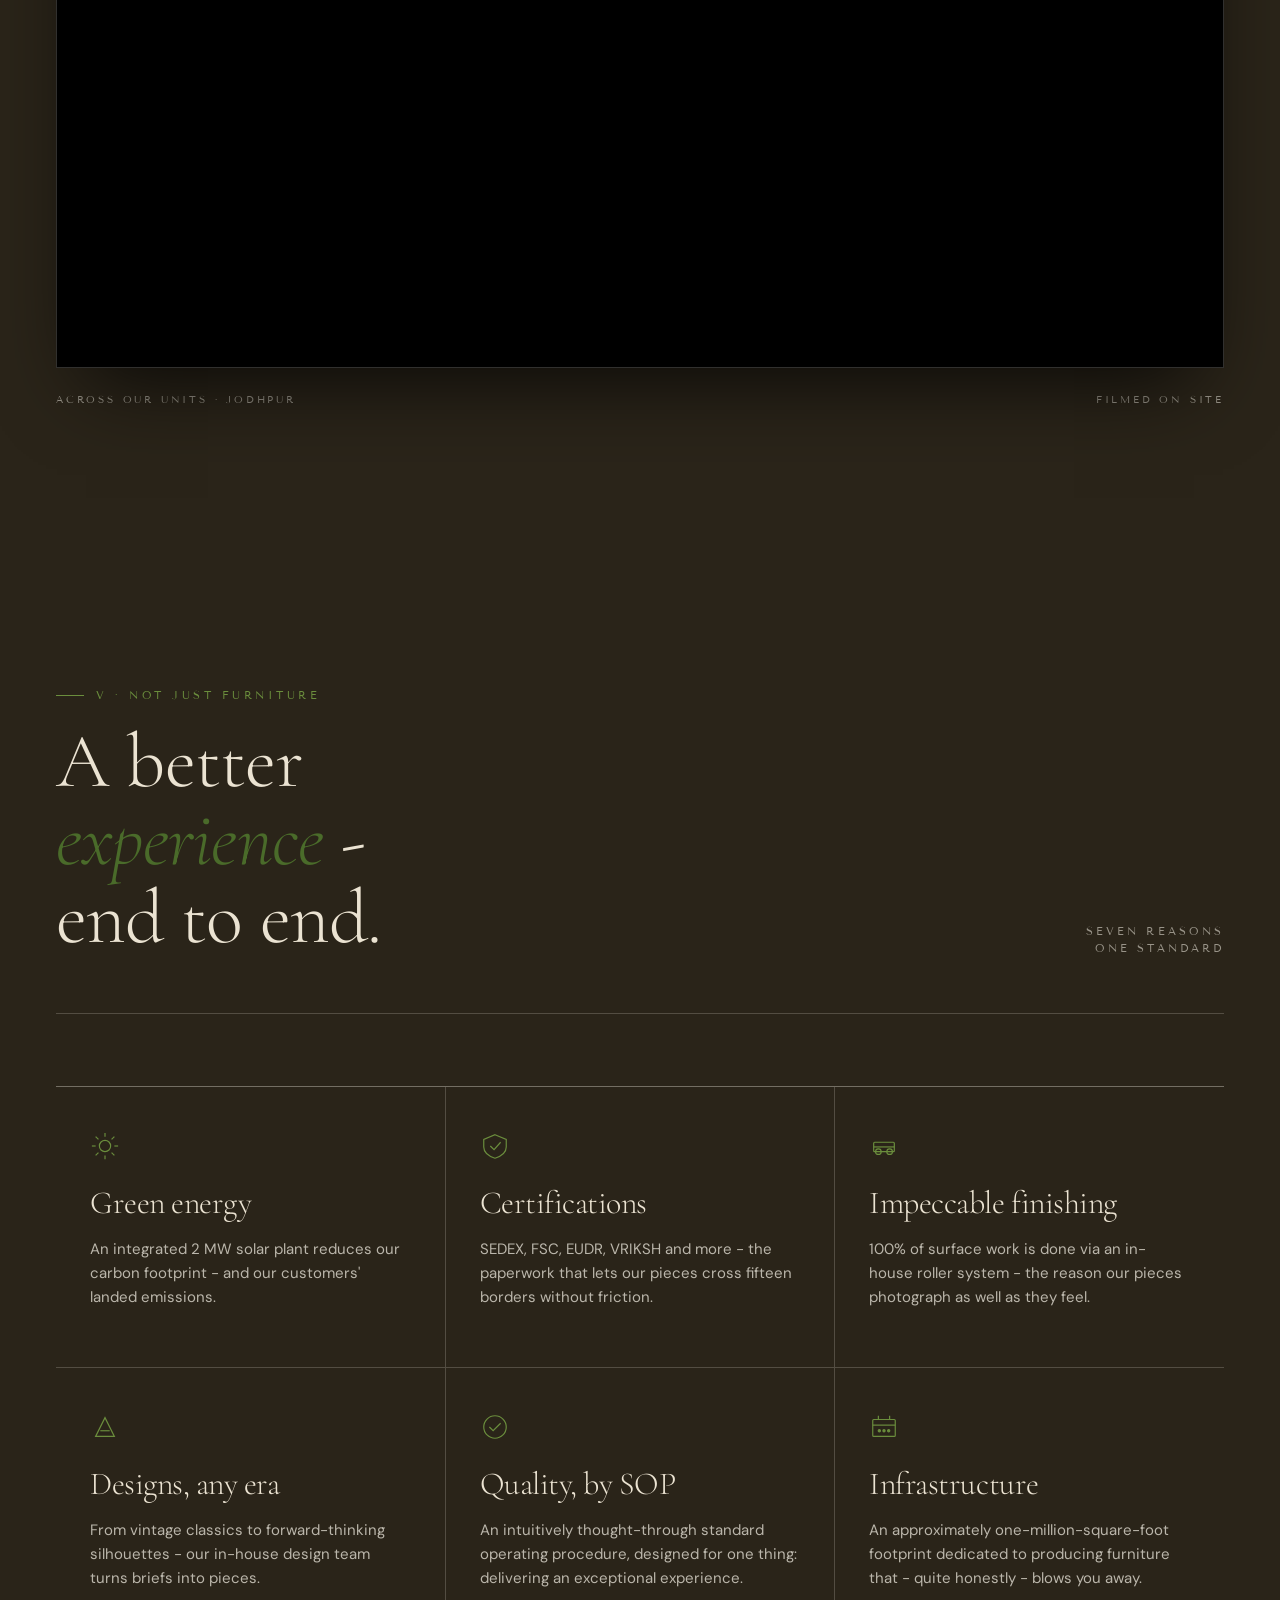
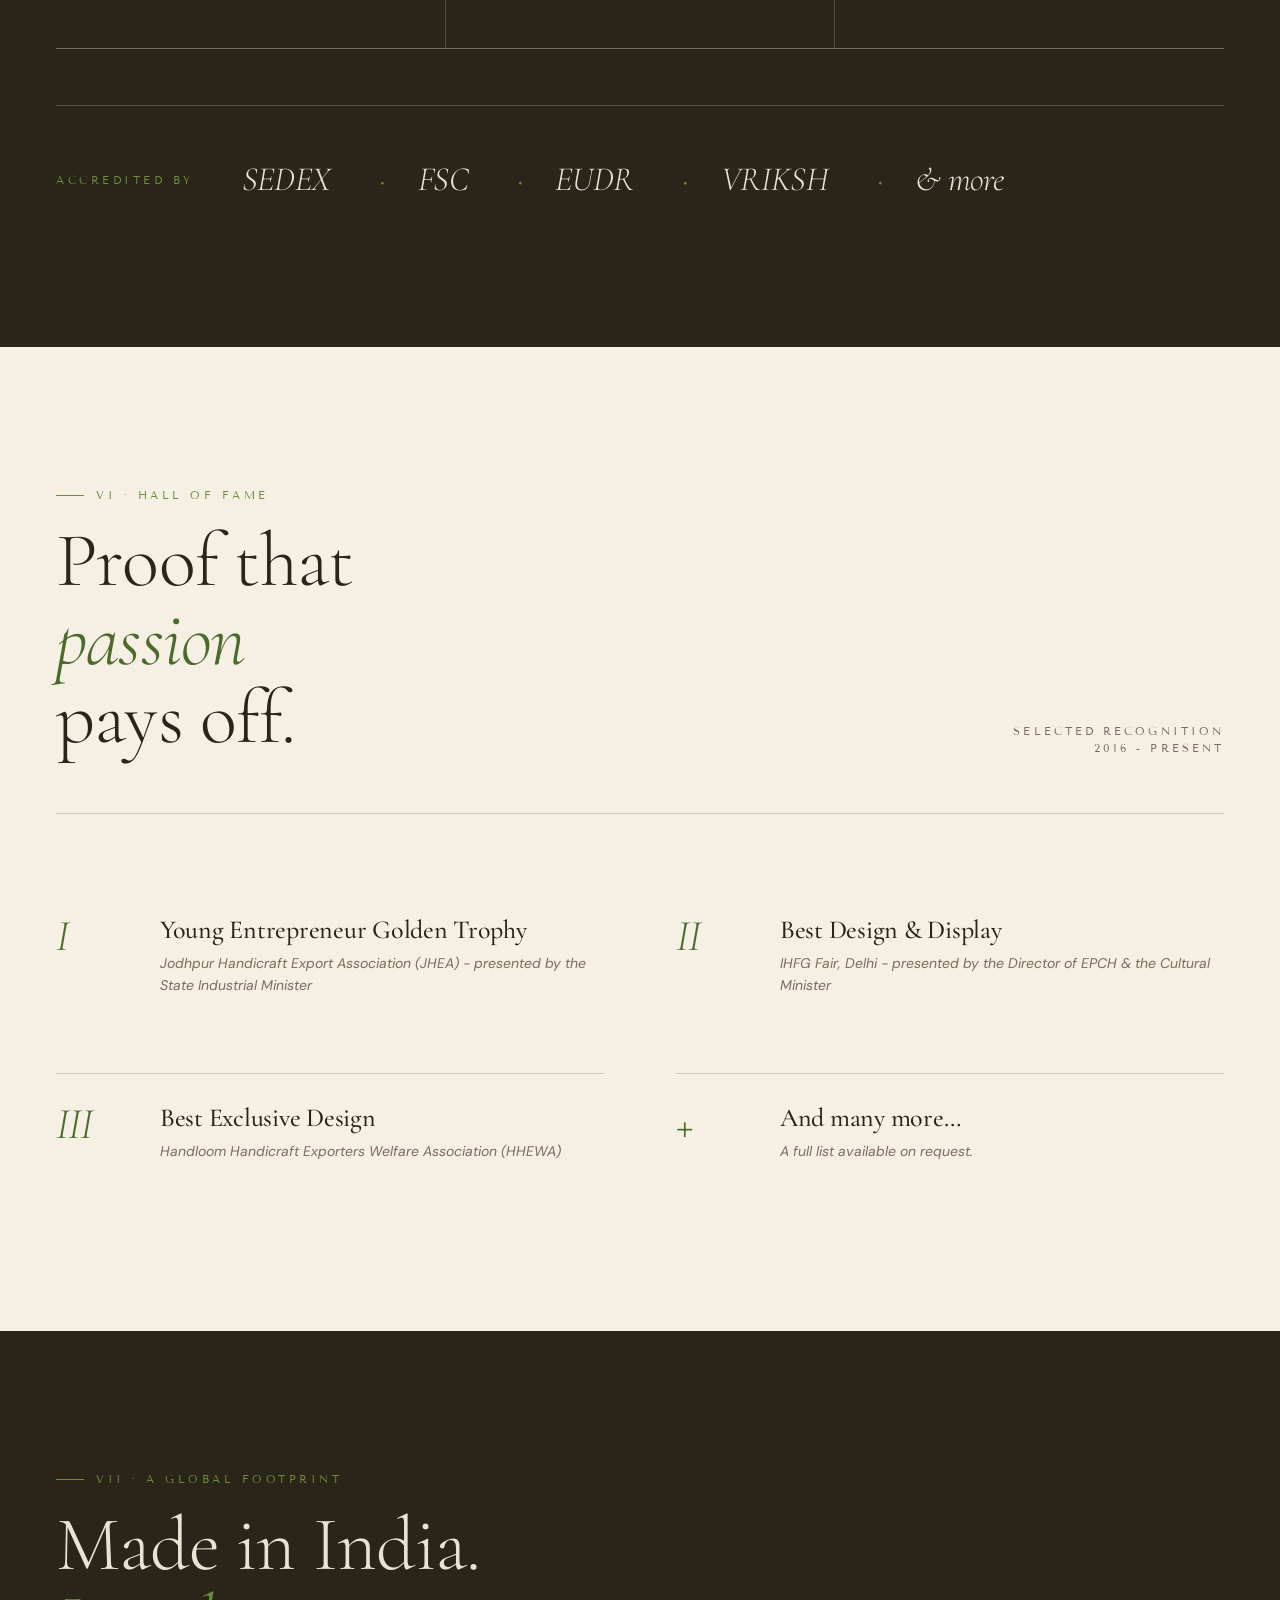
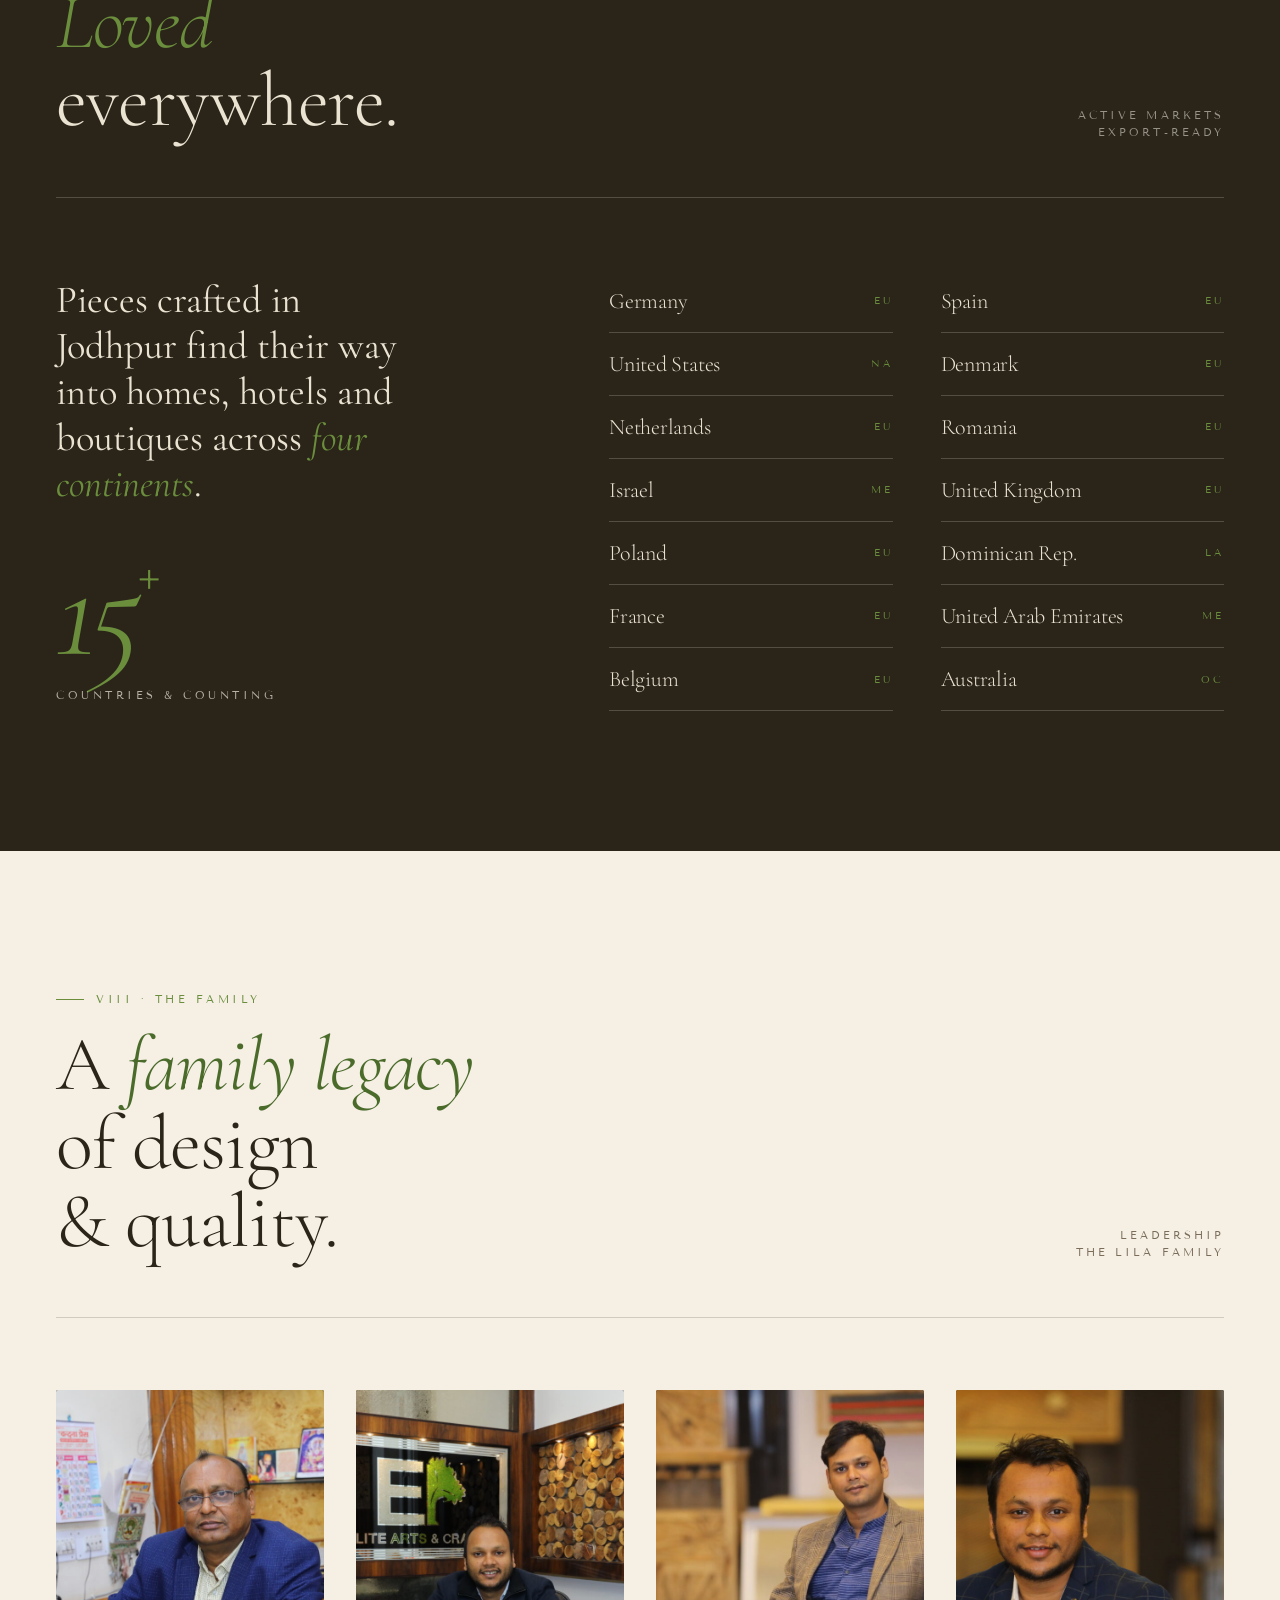
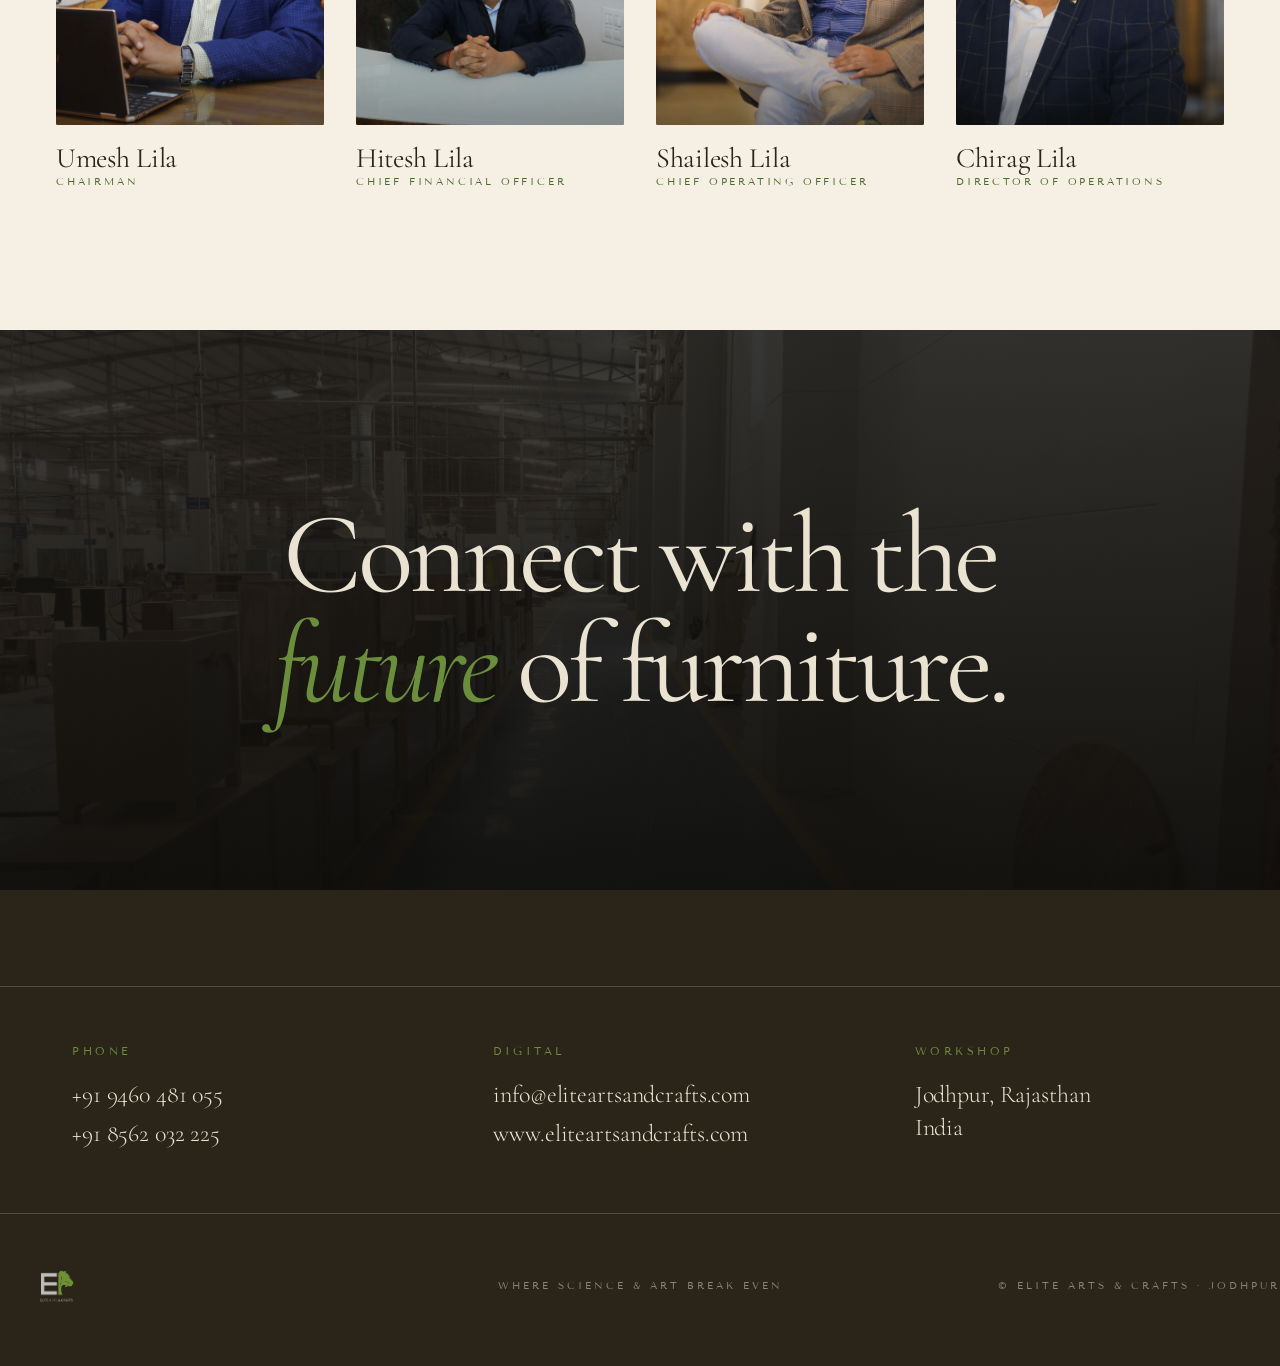
<file: enquiry/index.html>
<!doctype html>
<html lang="en">
<head>
<meta charset="utf-8" />
<title>Enquiry · Elite Arts &amp; Crafts</title>
<meta name="robots" content="noindex, follow" />
<link rel="canonical" href="https://eliteartsandcrafts.com/#contact" />
<meta http-equiv="refresh" content="0; url=https://eliteartsandcrafts.com/#contact" />
<script>location.replace('/#contact');</script>
</head>
<body><p>Redirecting to <a href="https://eliteartsandcrafts.com/#contact">Elite Arts &amp; Crafts</a>…</p></body>
</html>
</file>
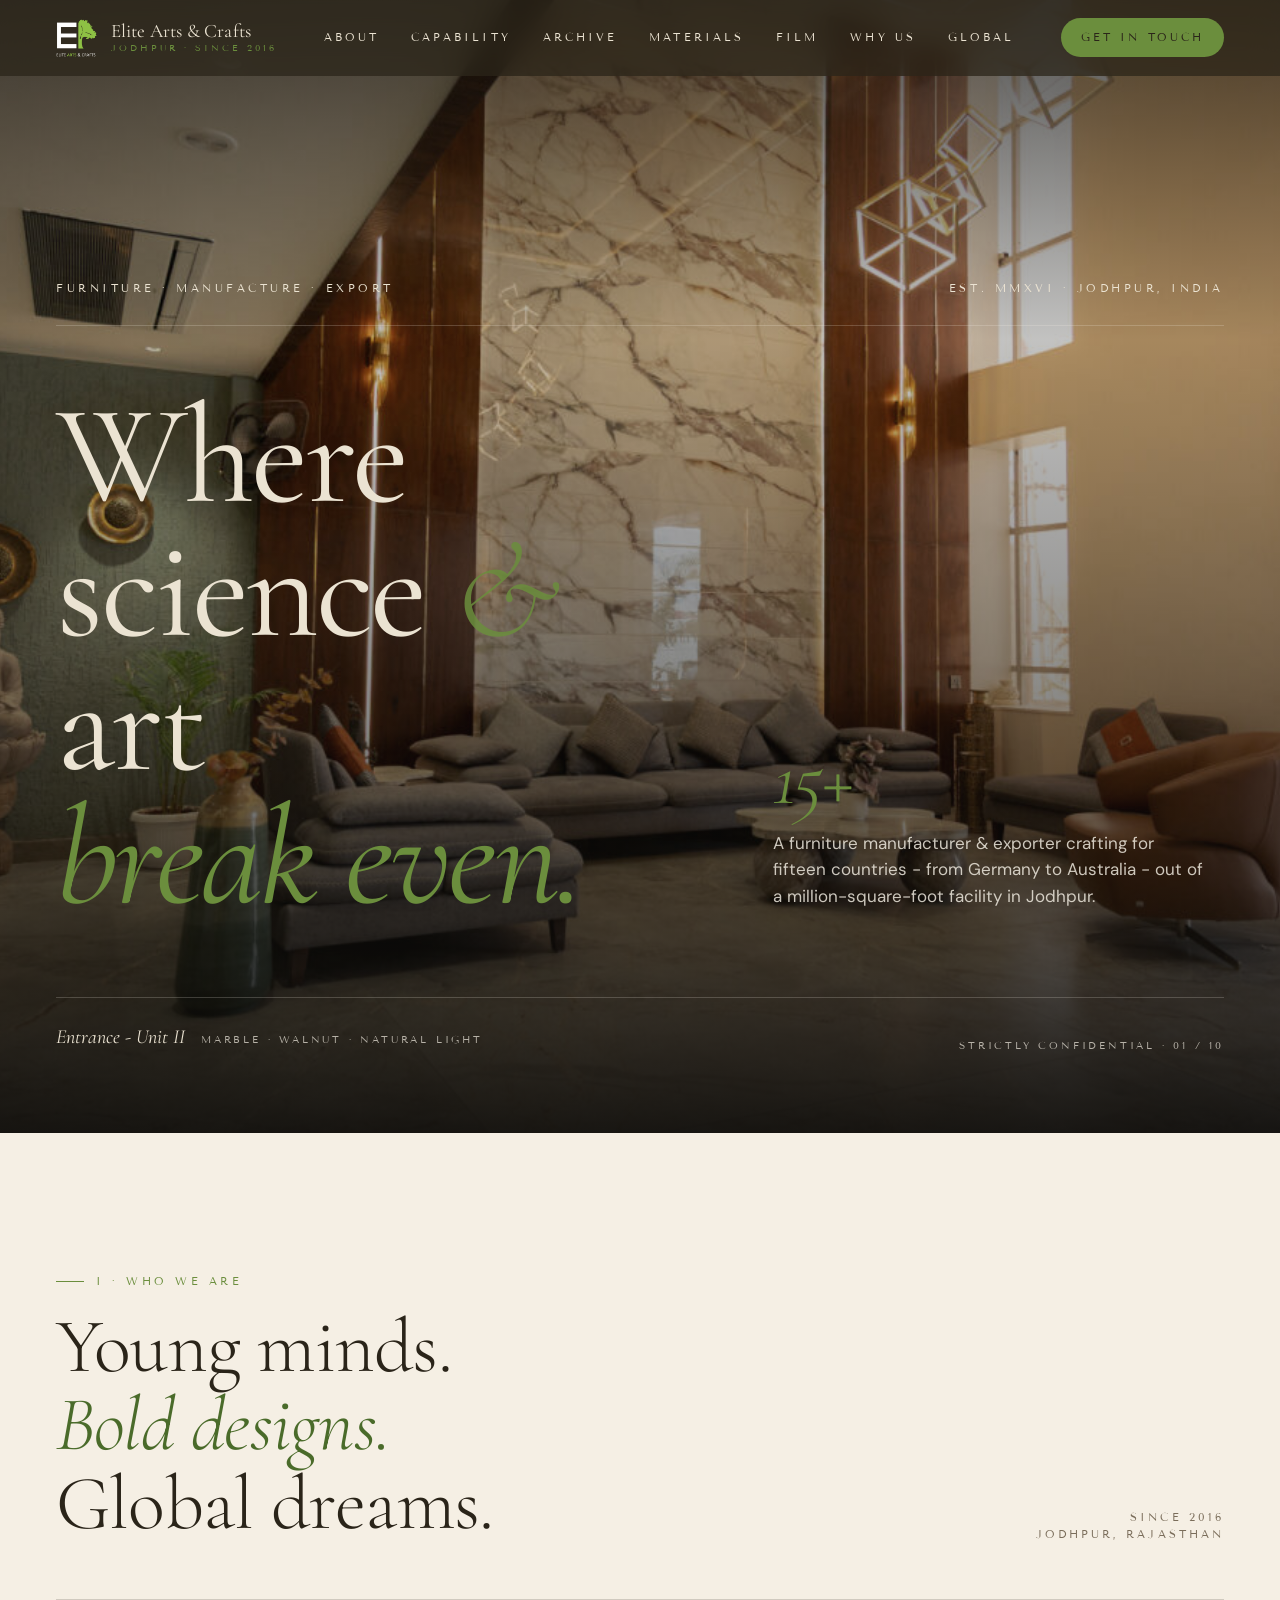
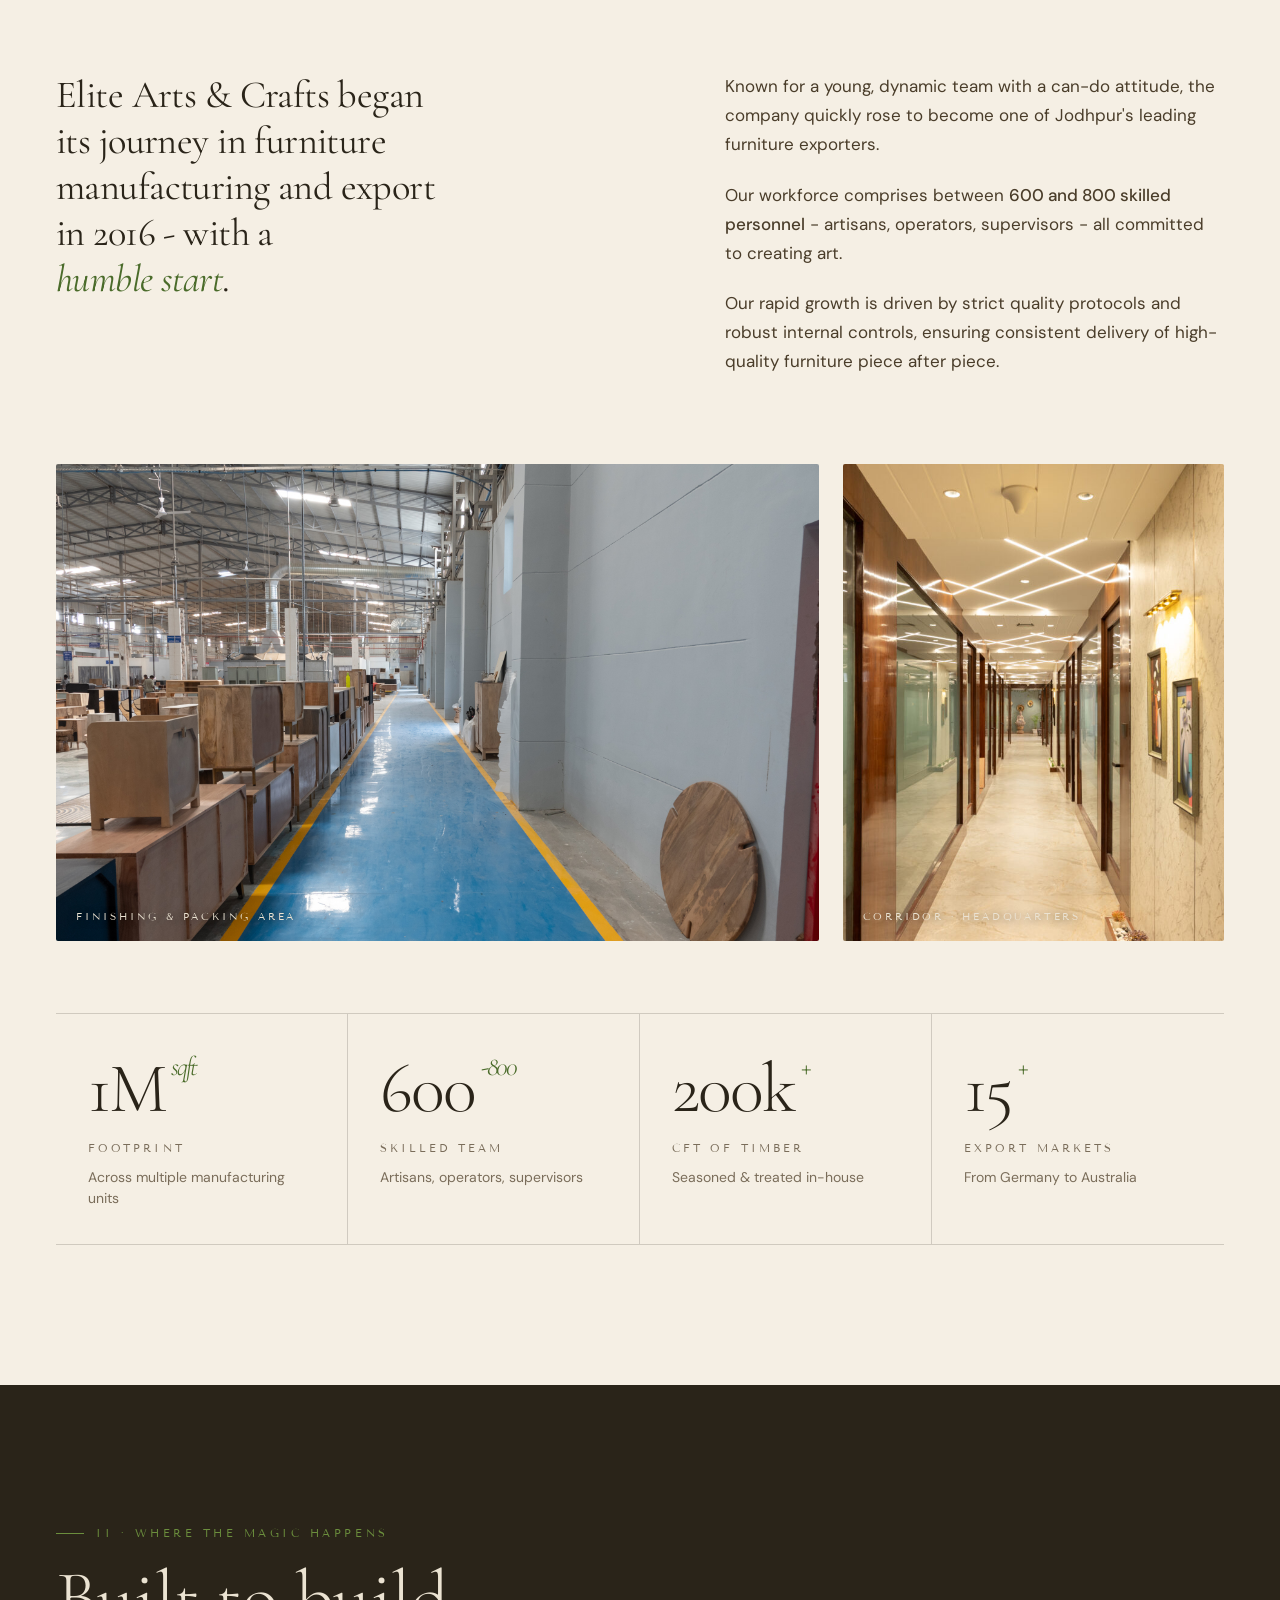
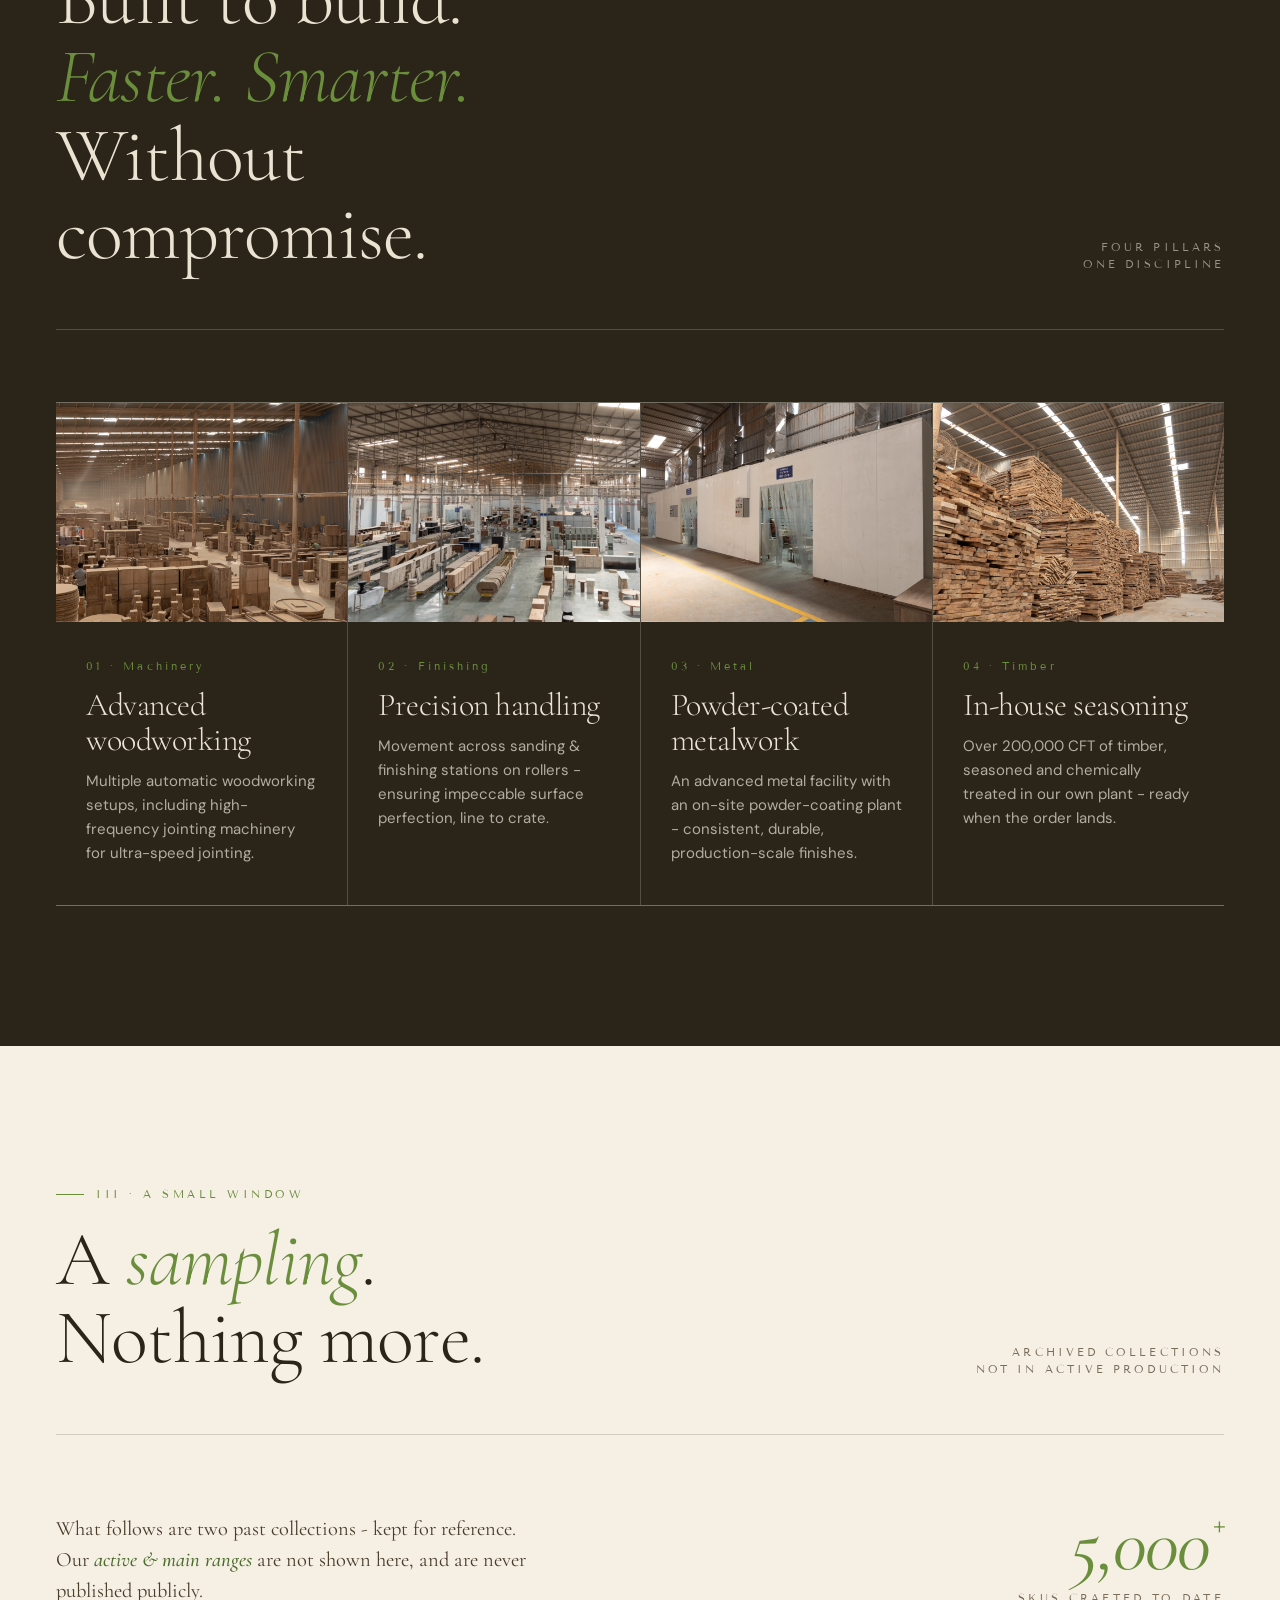
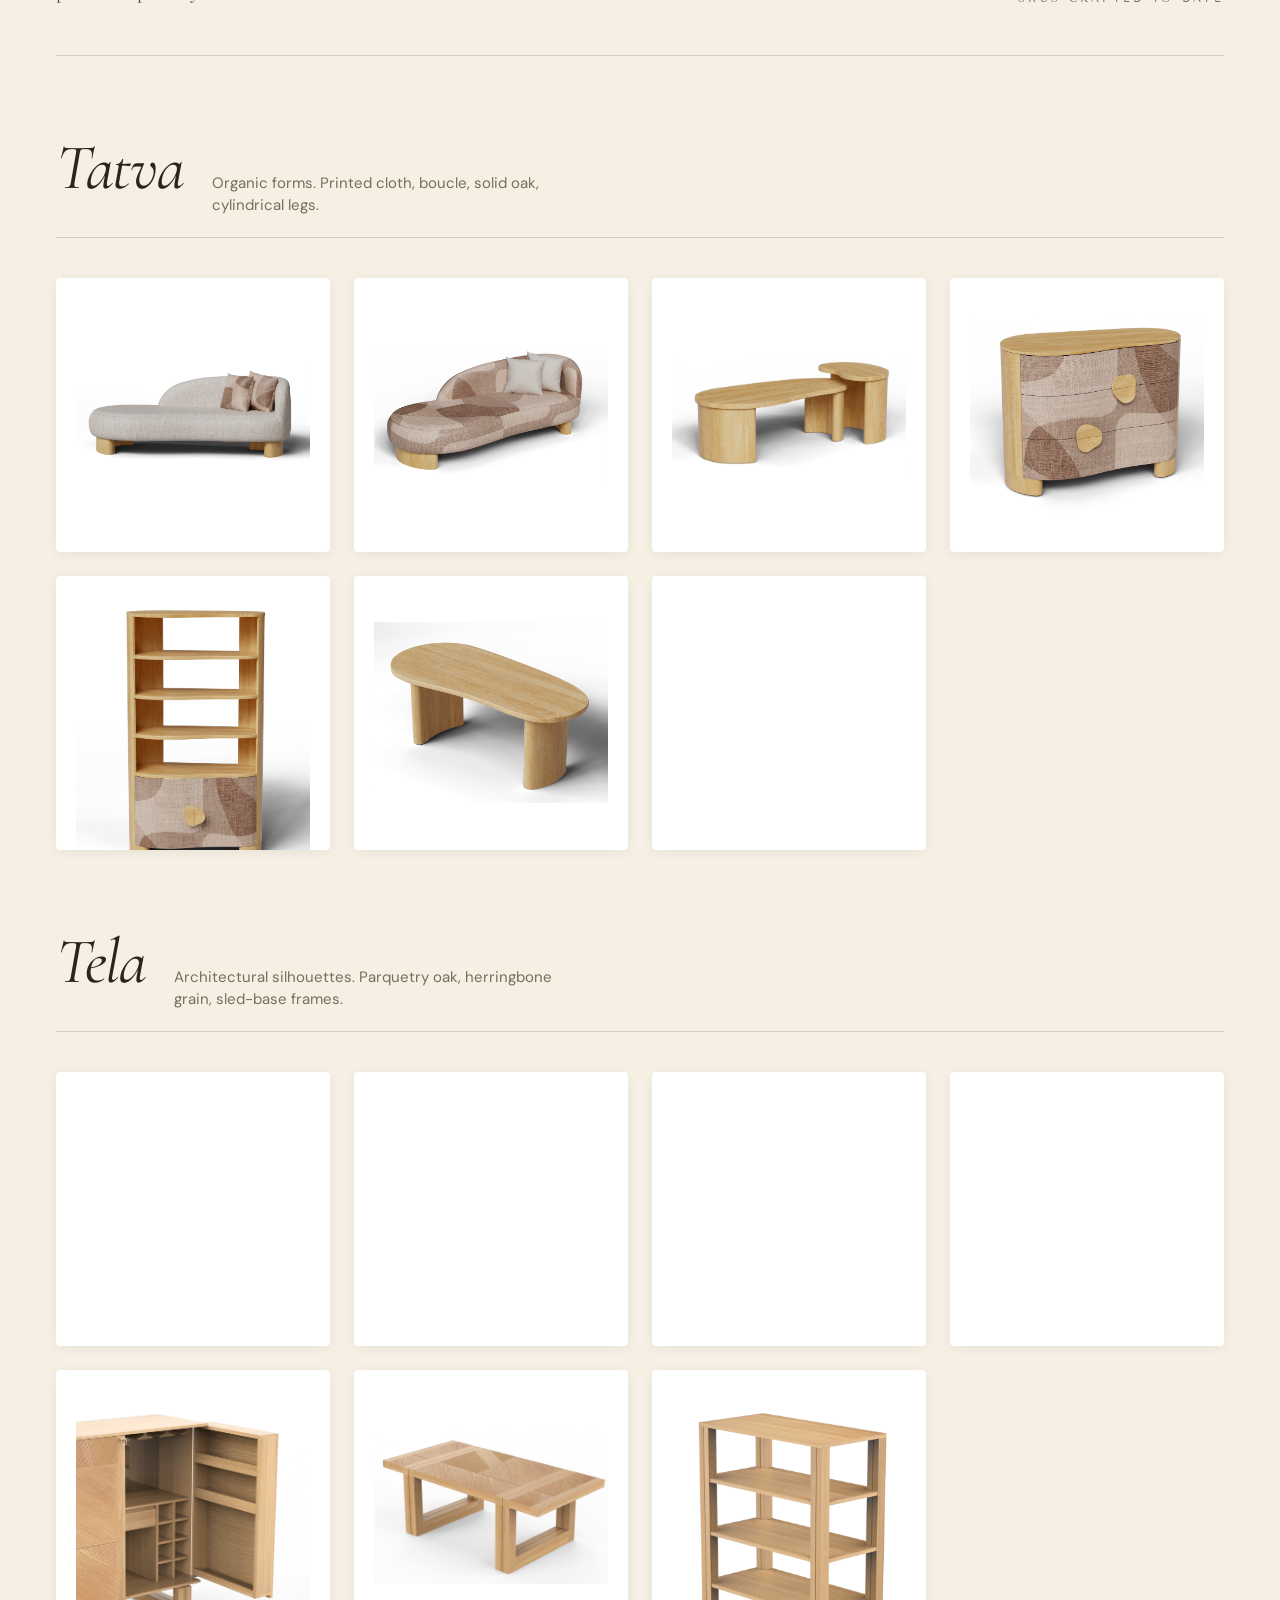
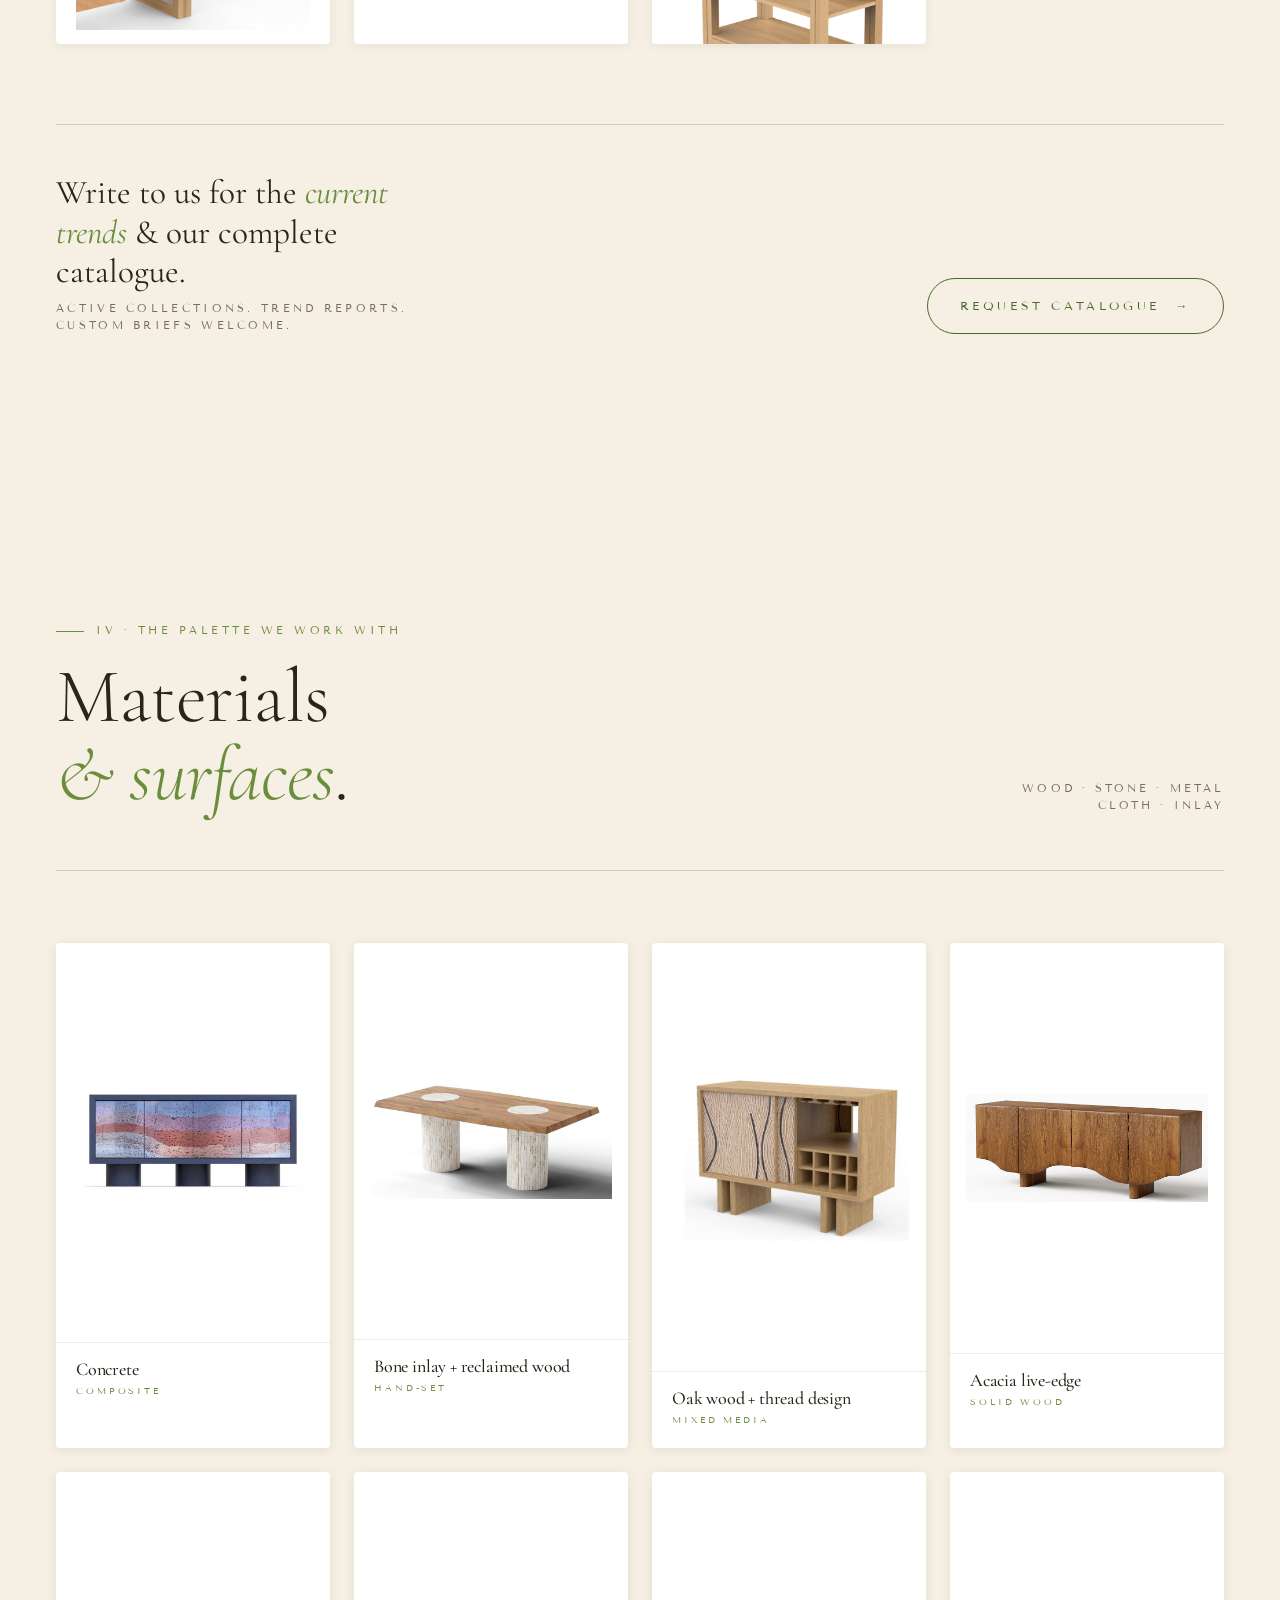
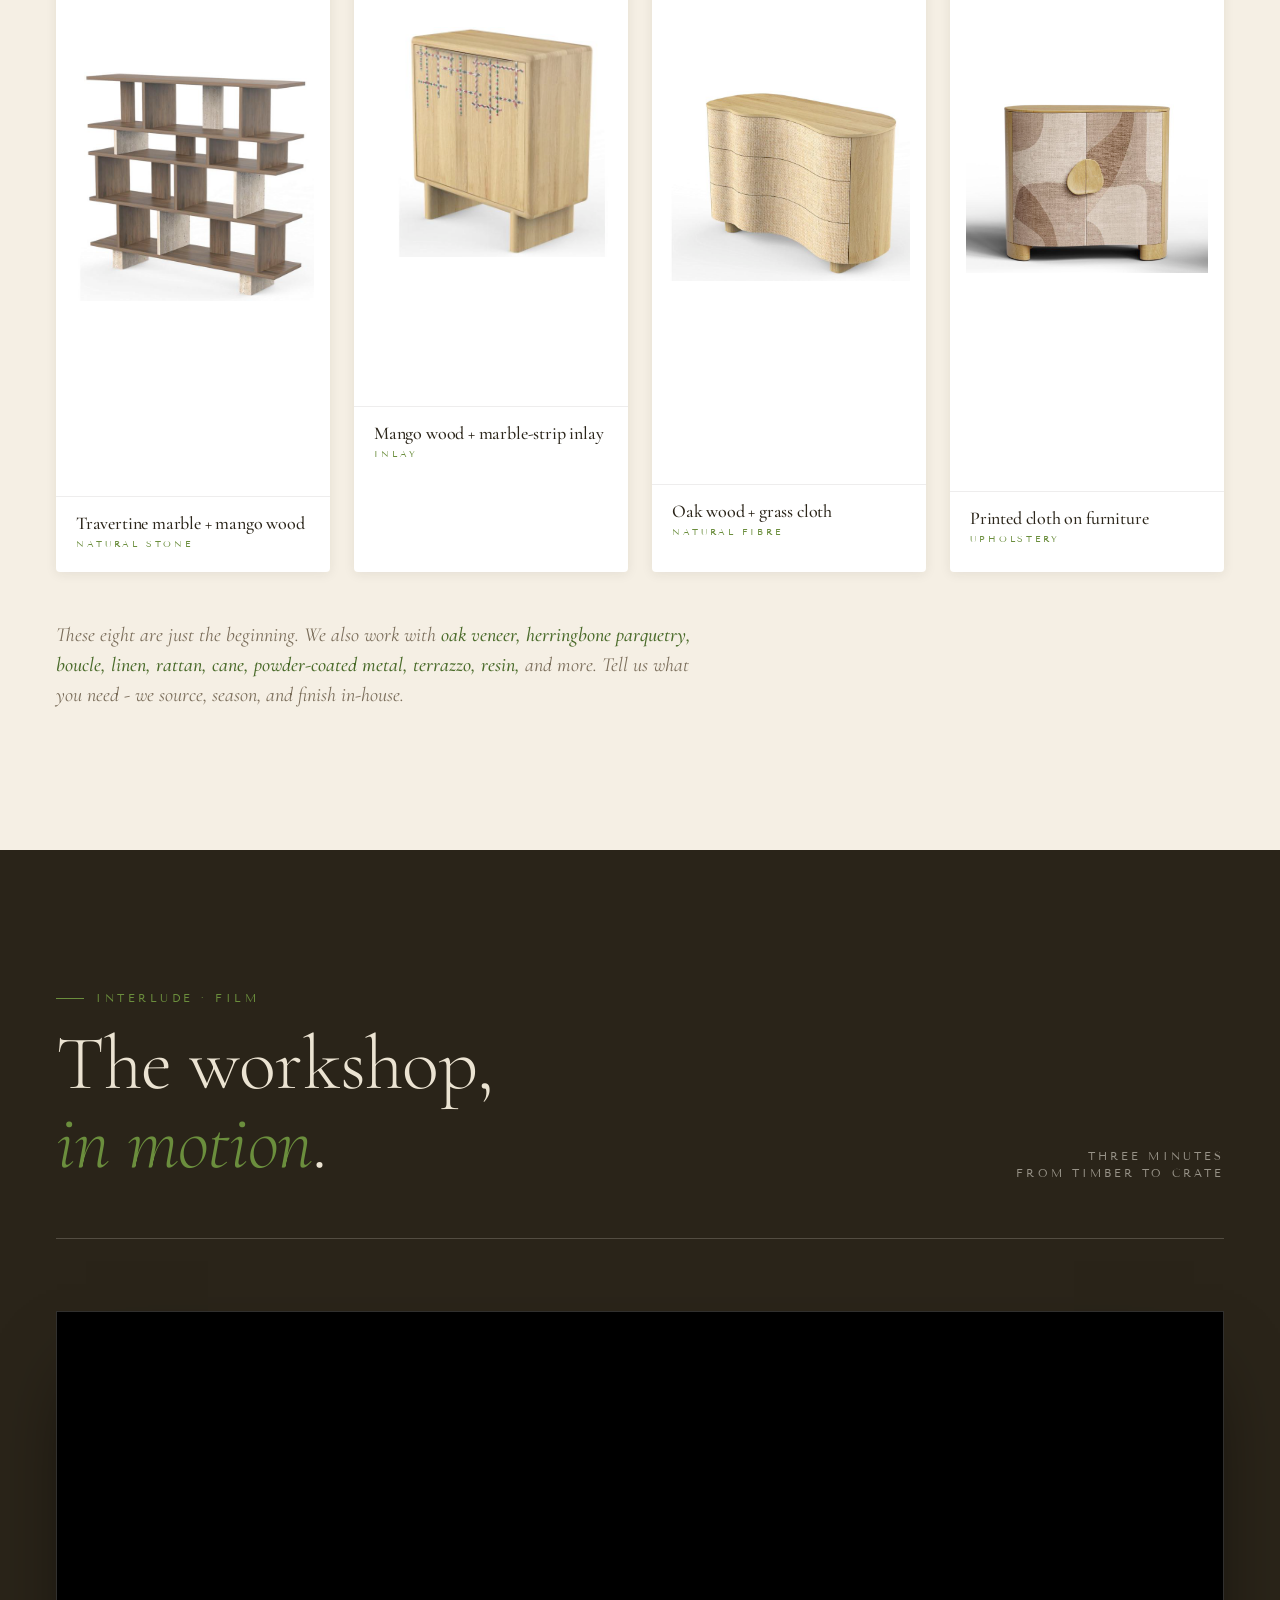
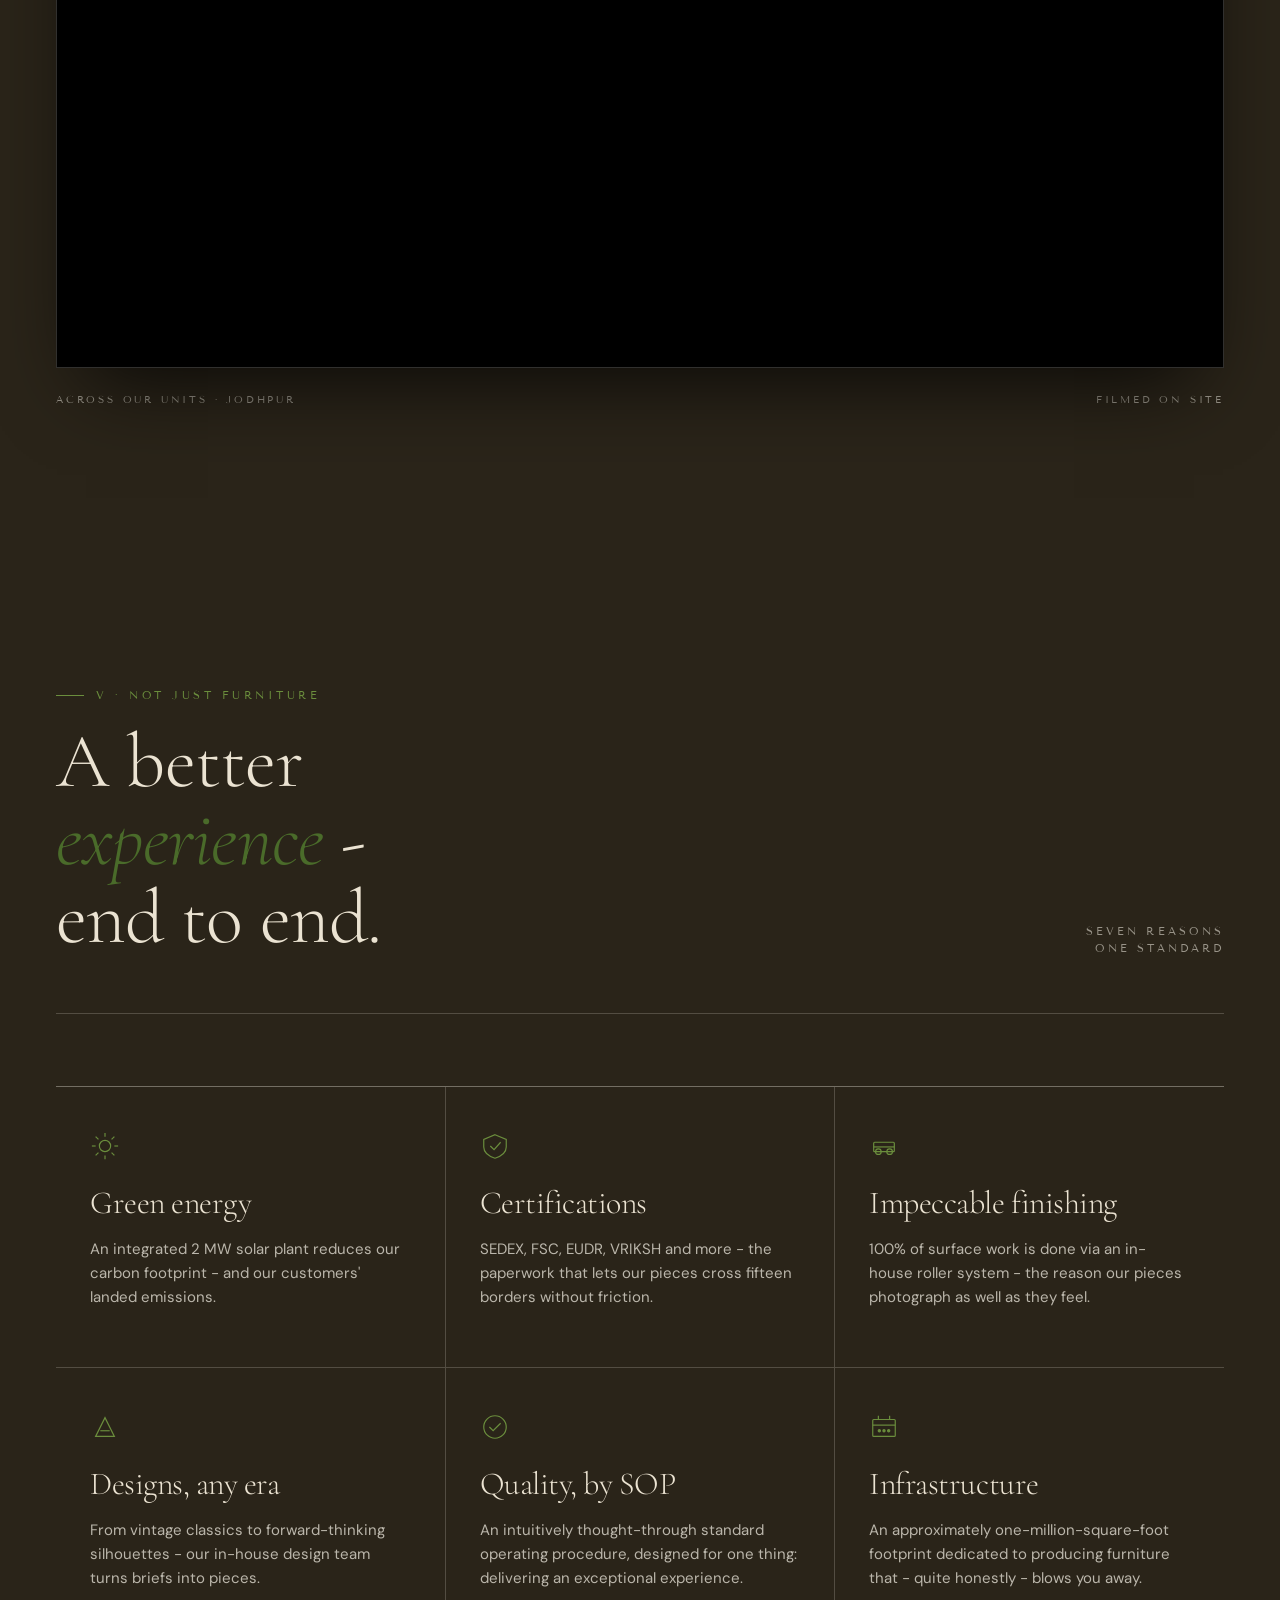
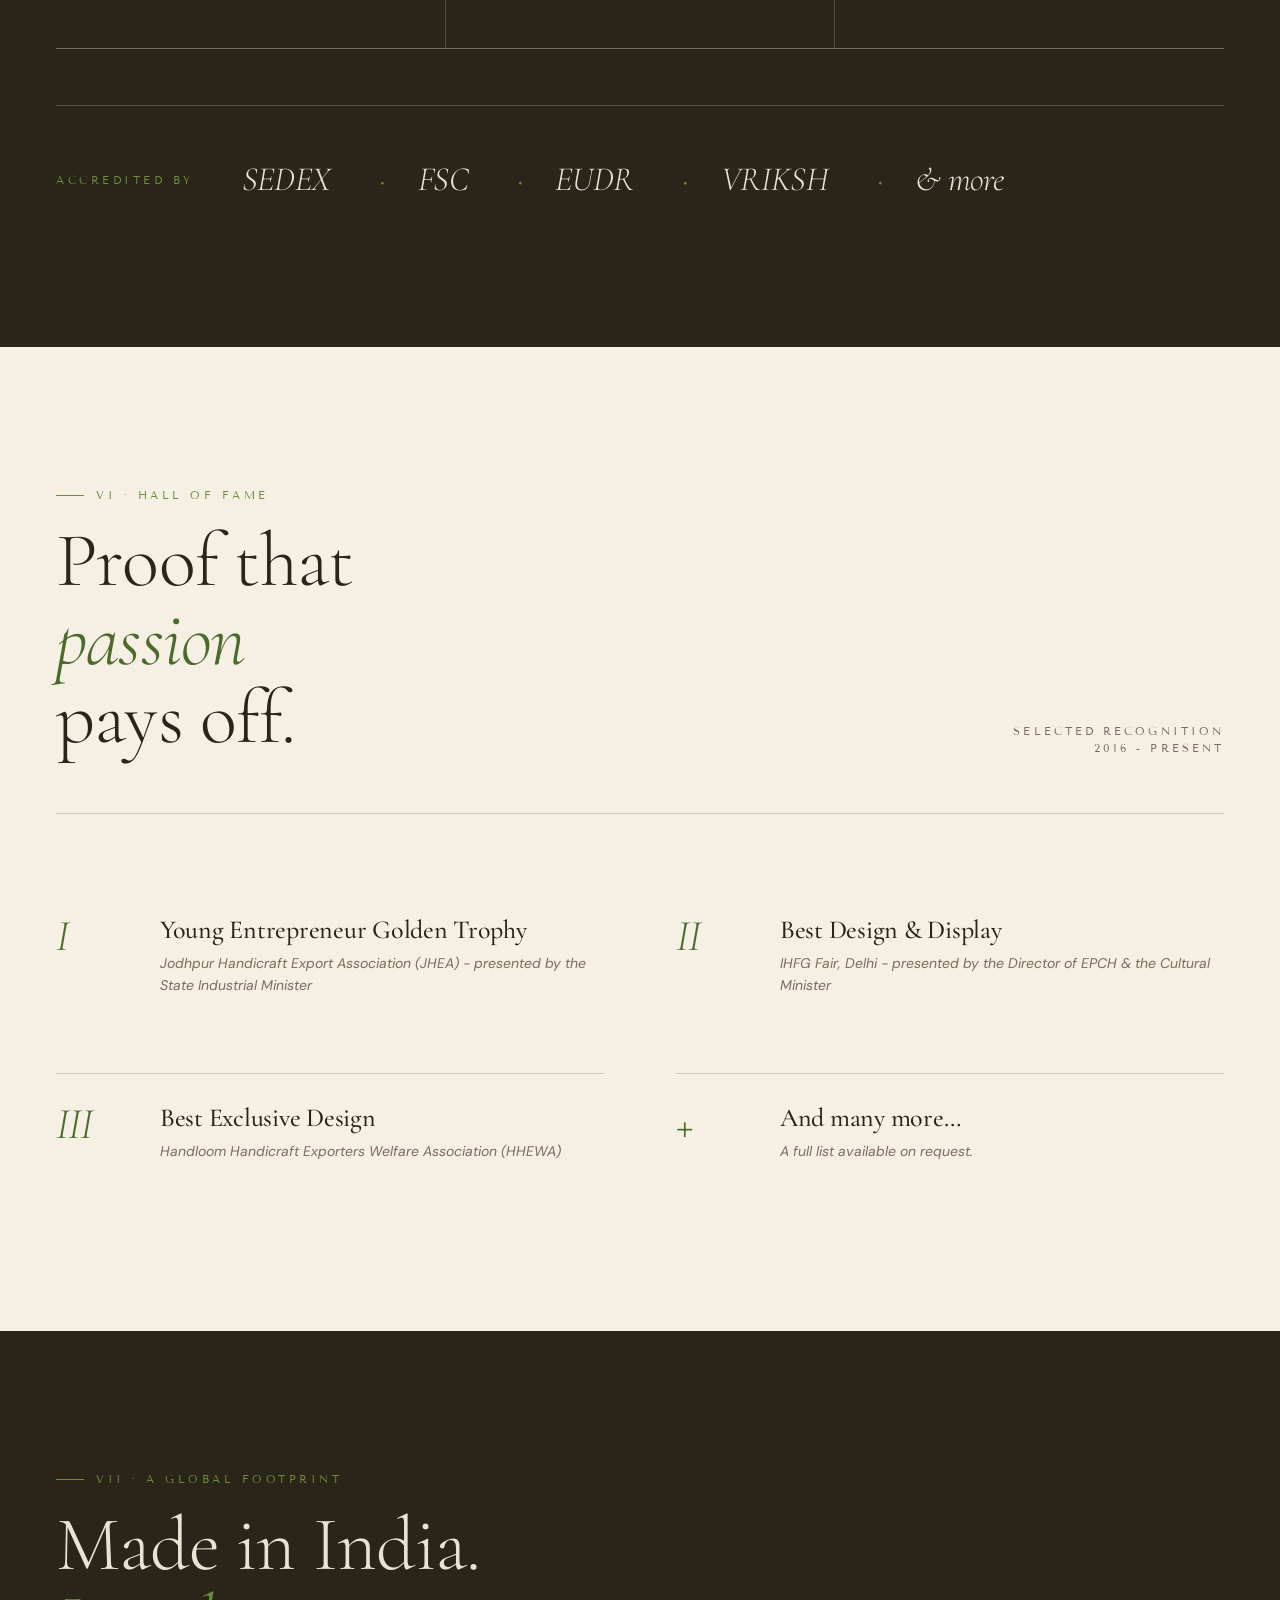
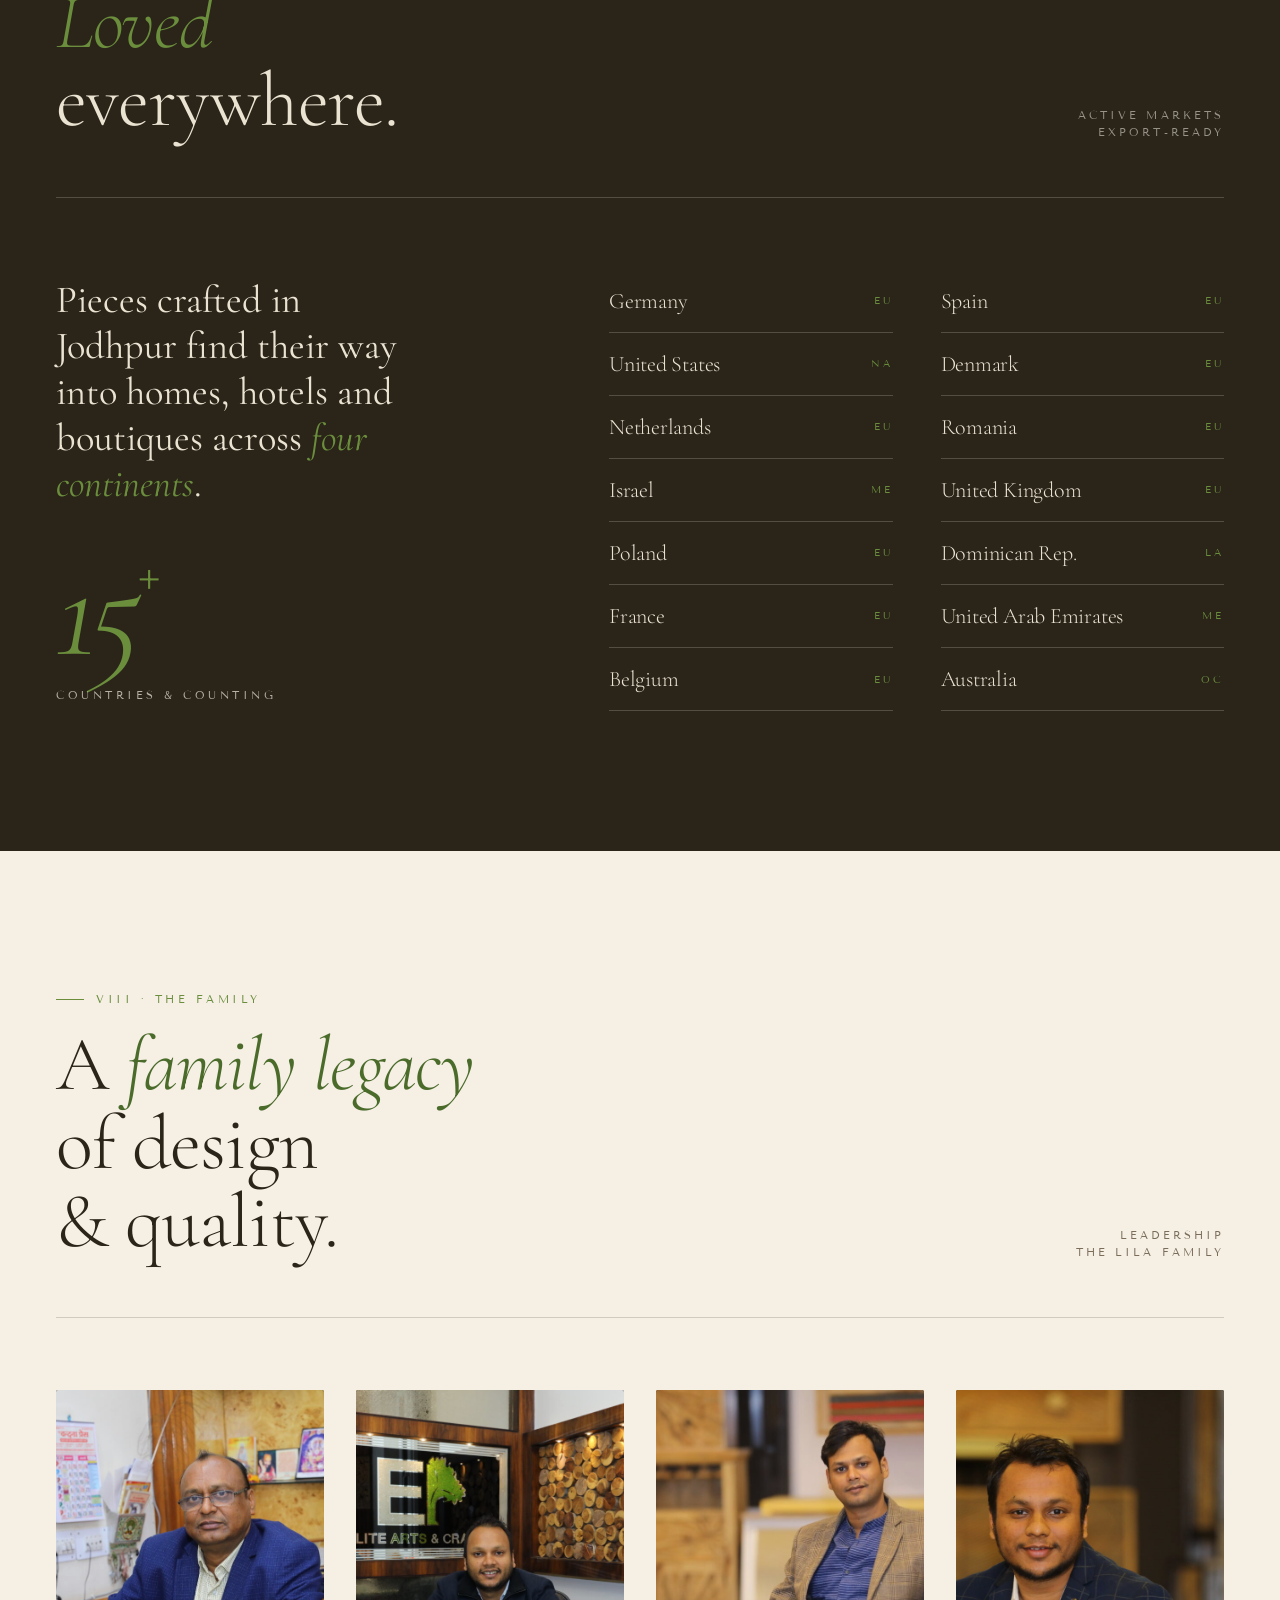
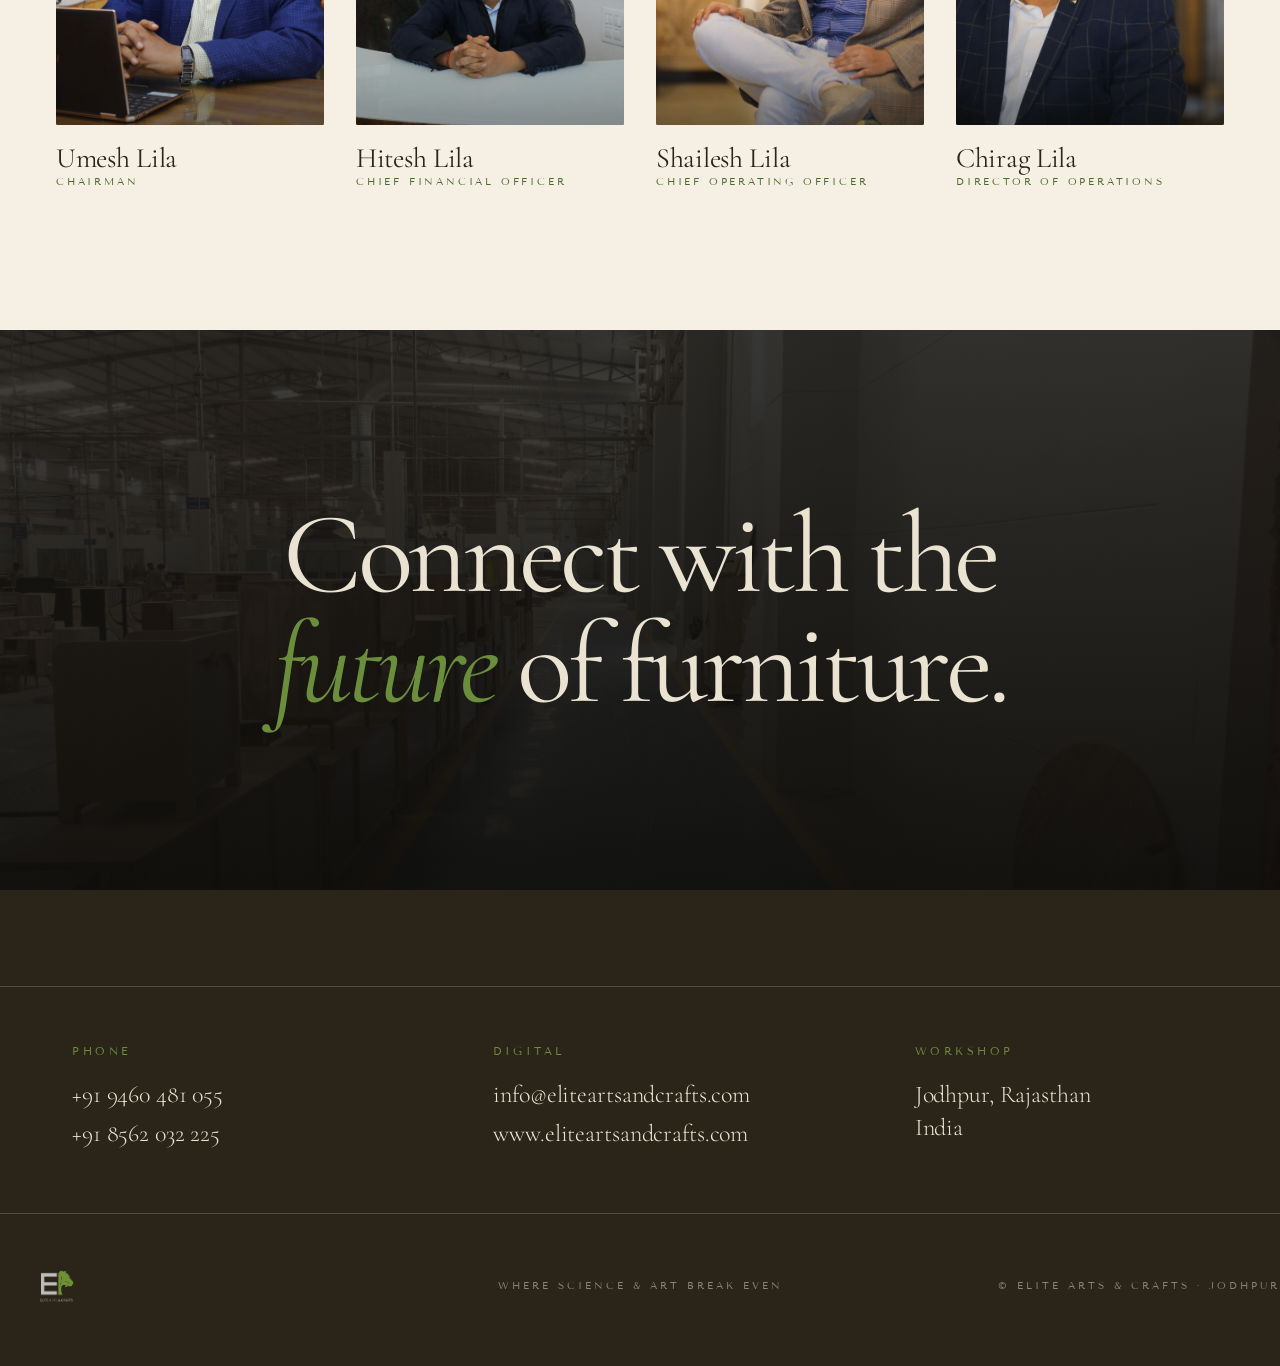
<file: products/index.html>
<!doctype html>
<html lang="en">
<head>
<meta charset="utf-8" />
<title>Products · Elite Arts &amp; Crafts</title>
<meta name="robots" content="noindex, follow" />
<link rel="canonical" href="https://eliteartsandcrafts.com/#products" />
<meta http-equiv="refresh" content="0; url=https://eliteartsandcrafts.com/#products" />
<script>location.replace('/#products');</script>
</head>
<body><p>Redirecting to <a href="https://eliteartsandcrafts.com/#products">Elite Arts &amp; Crafts</a>…</p></body>
</html>
</file>
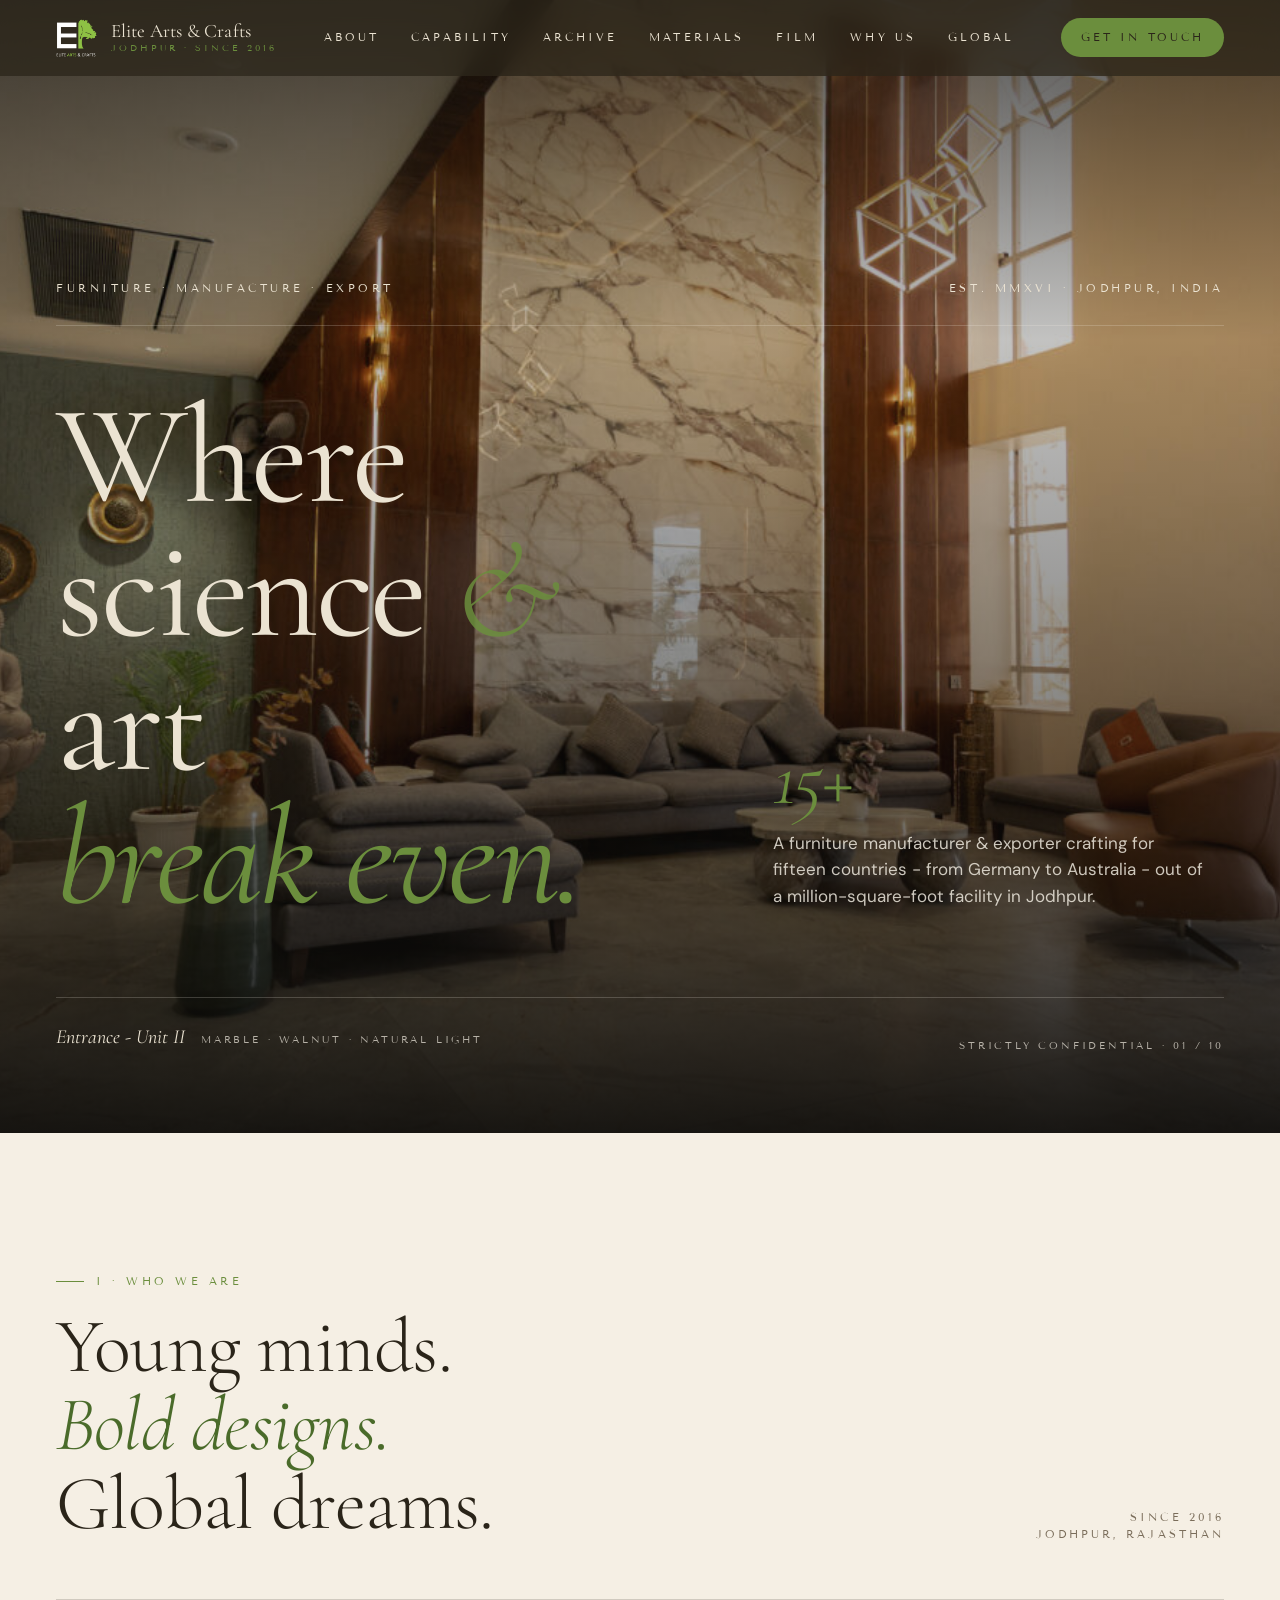
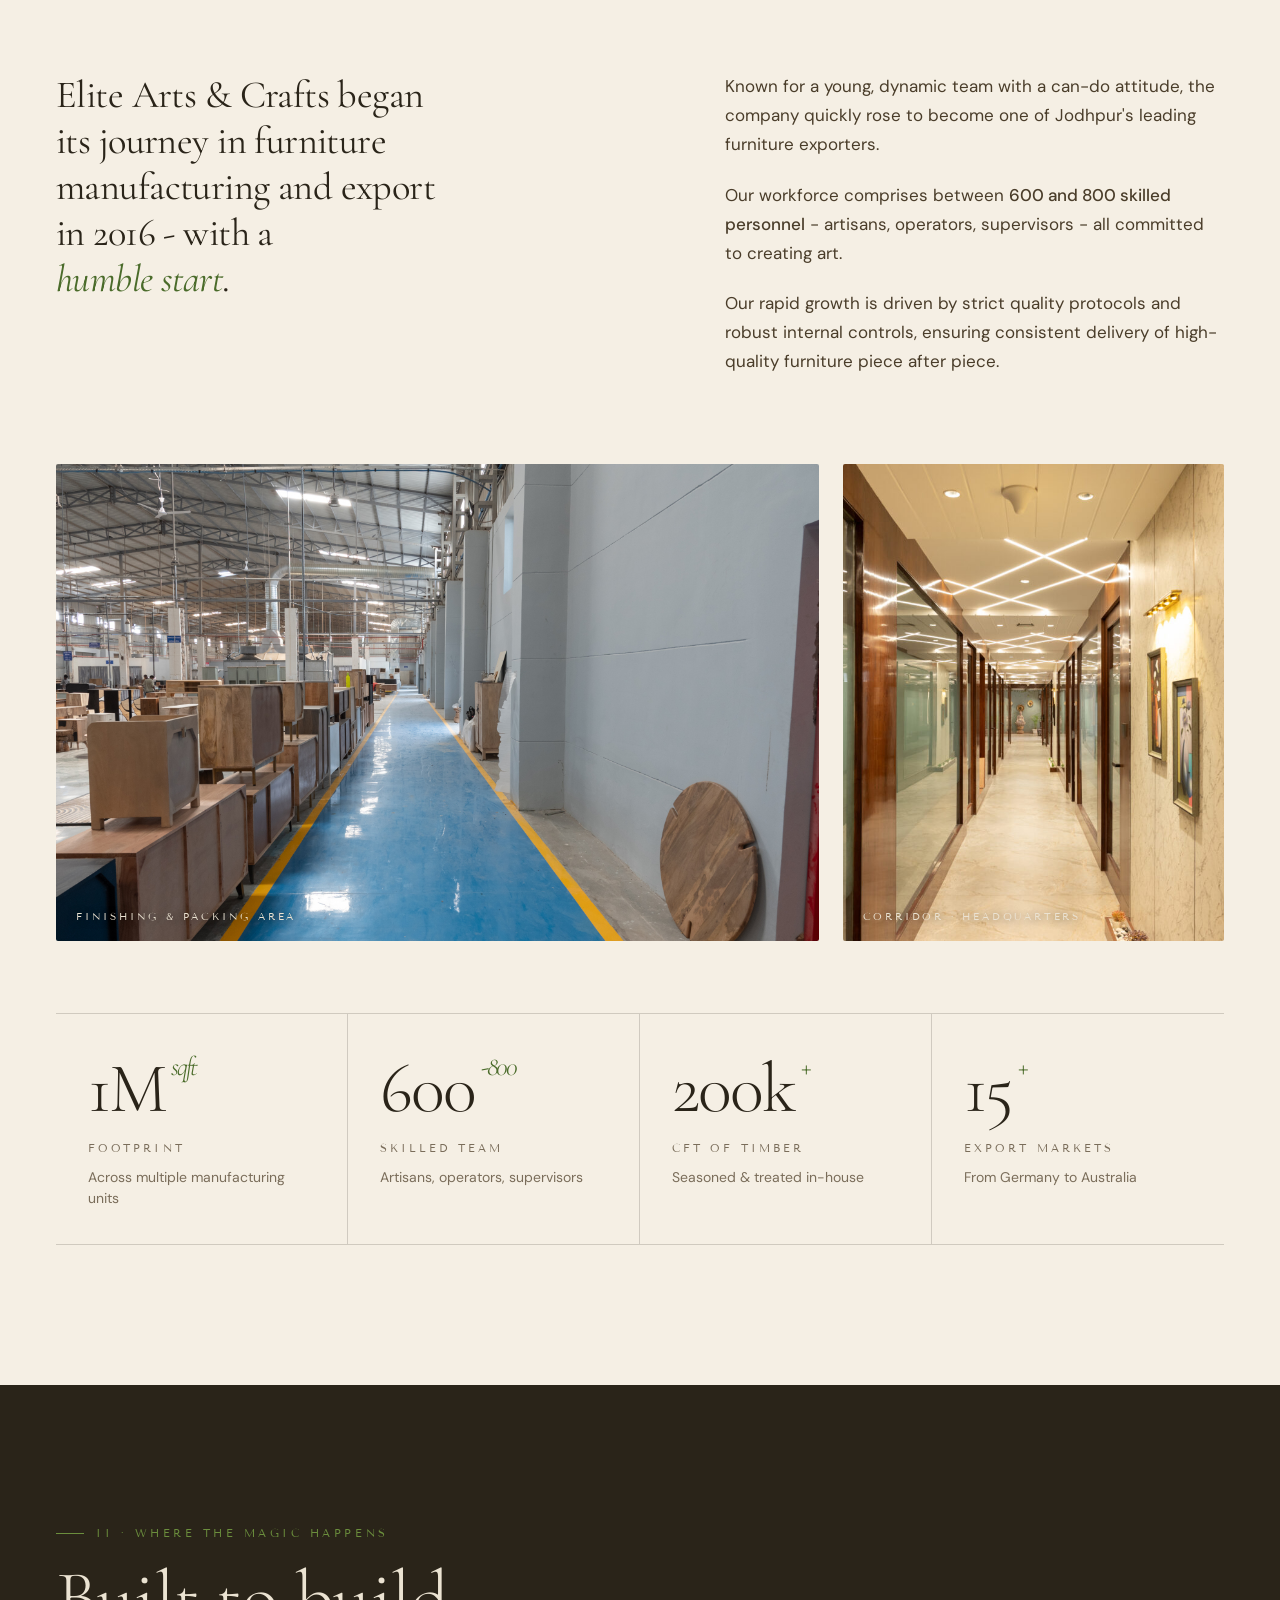
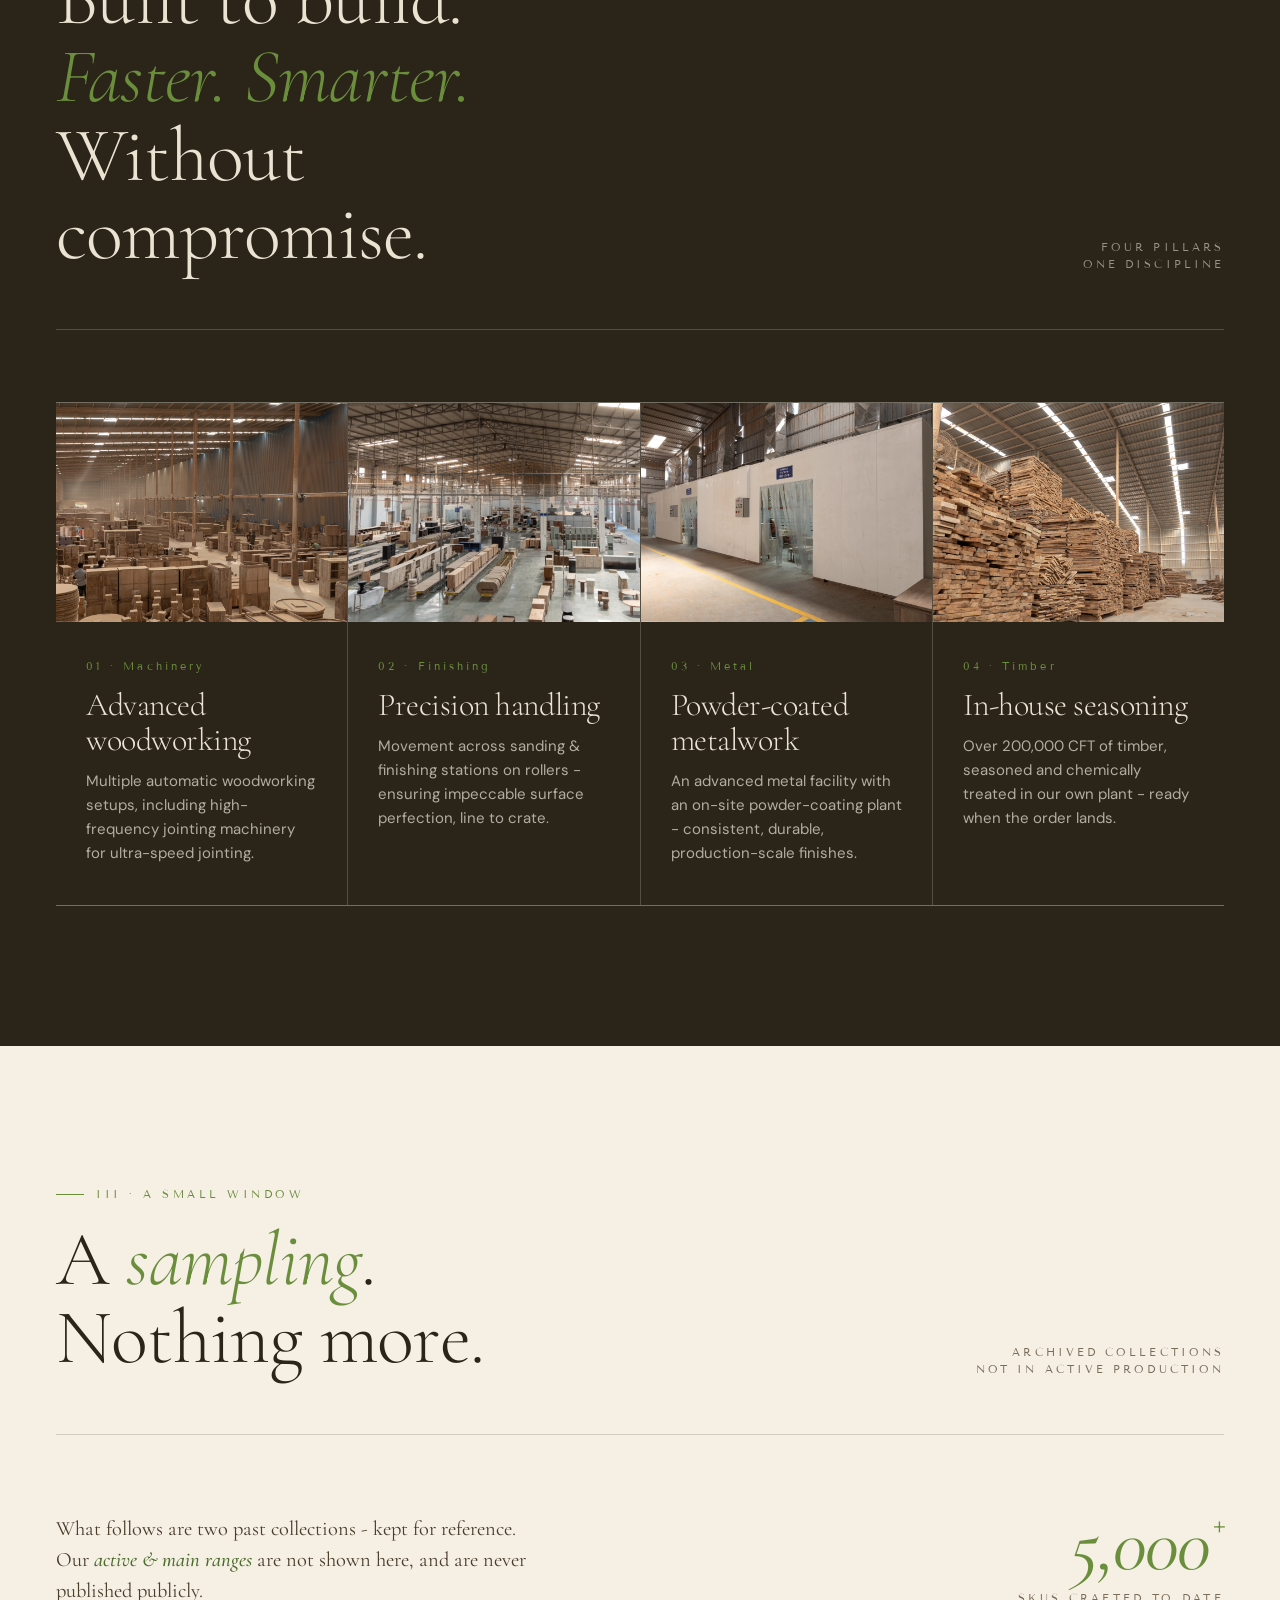
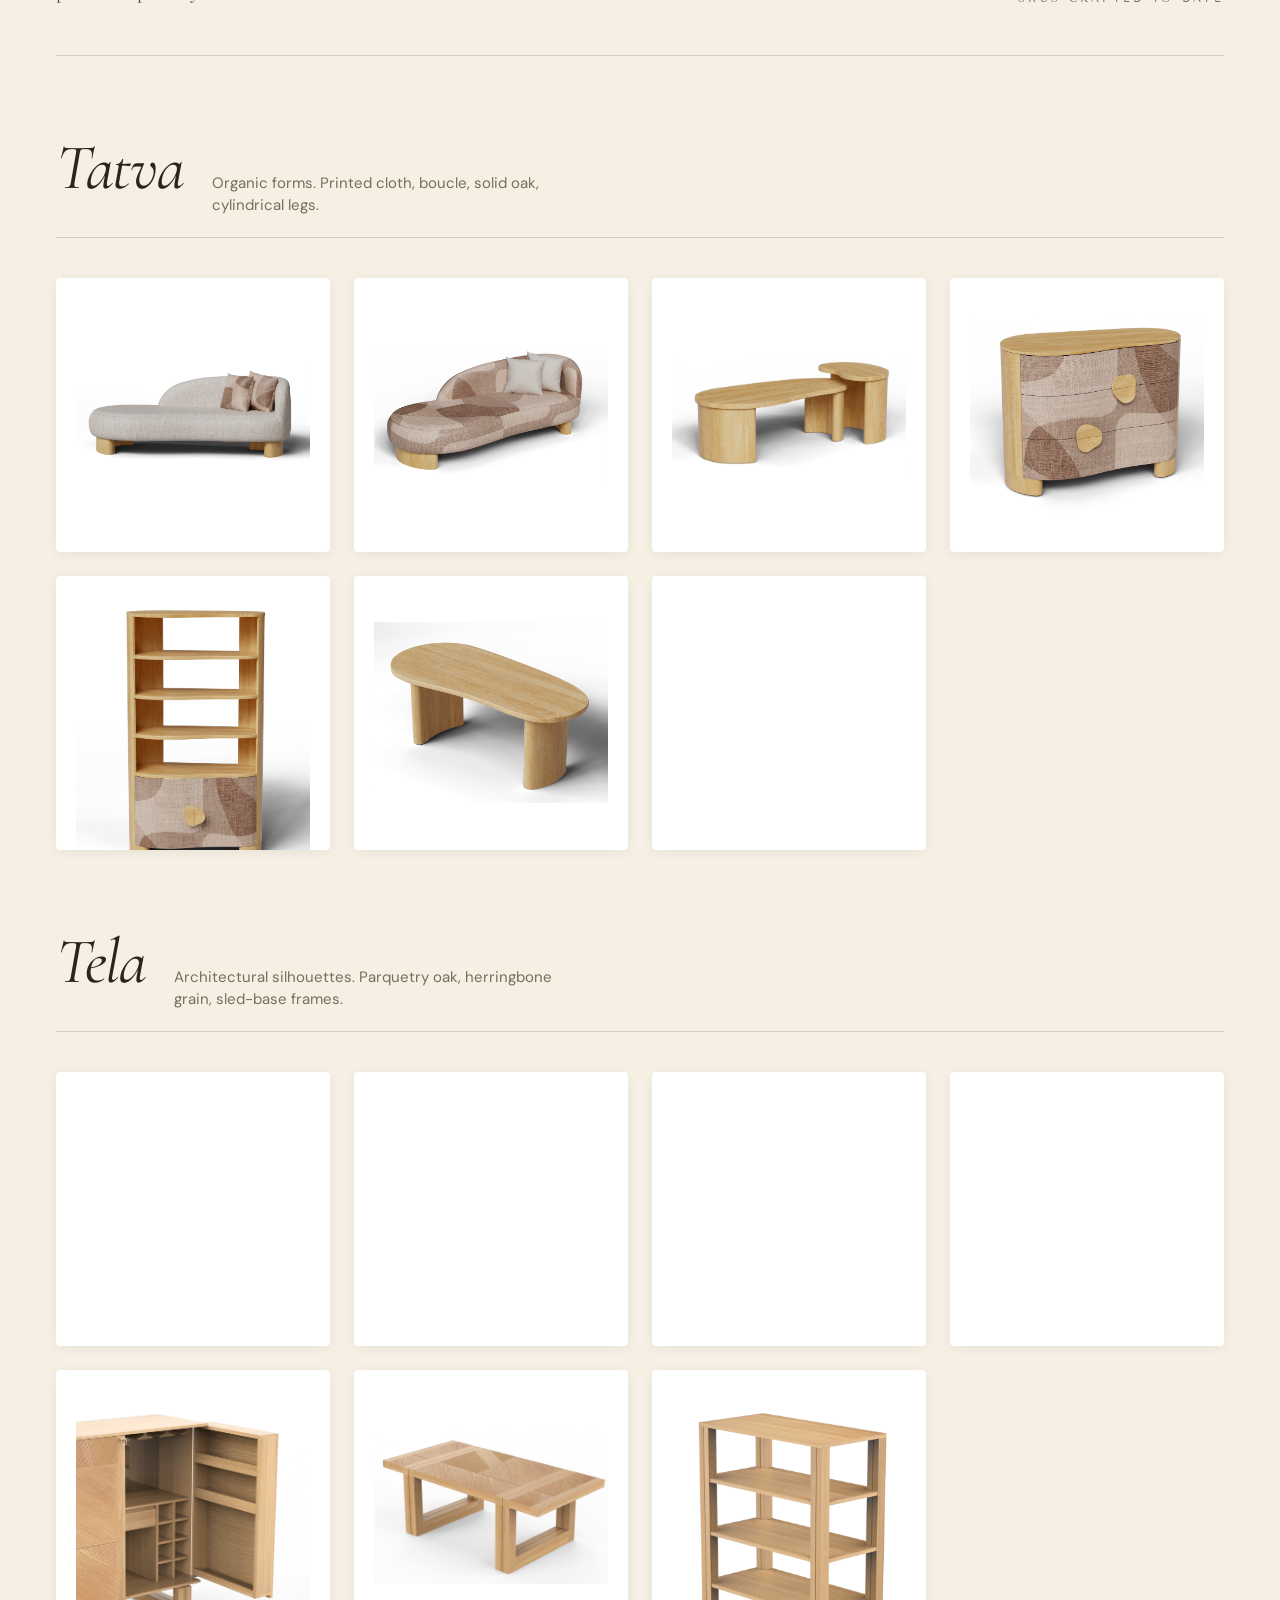
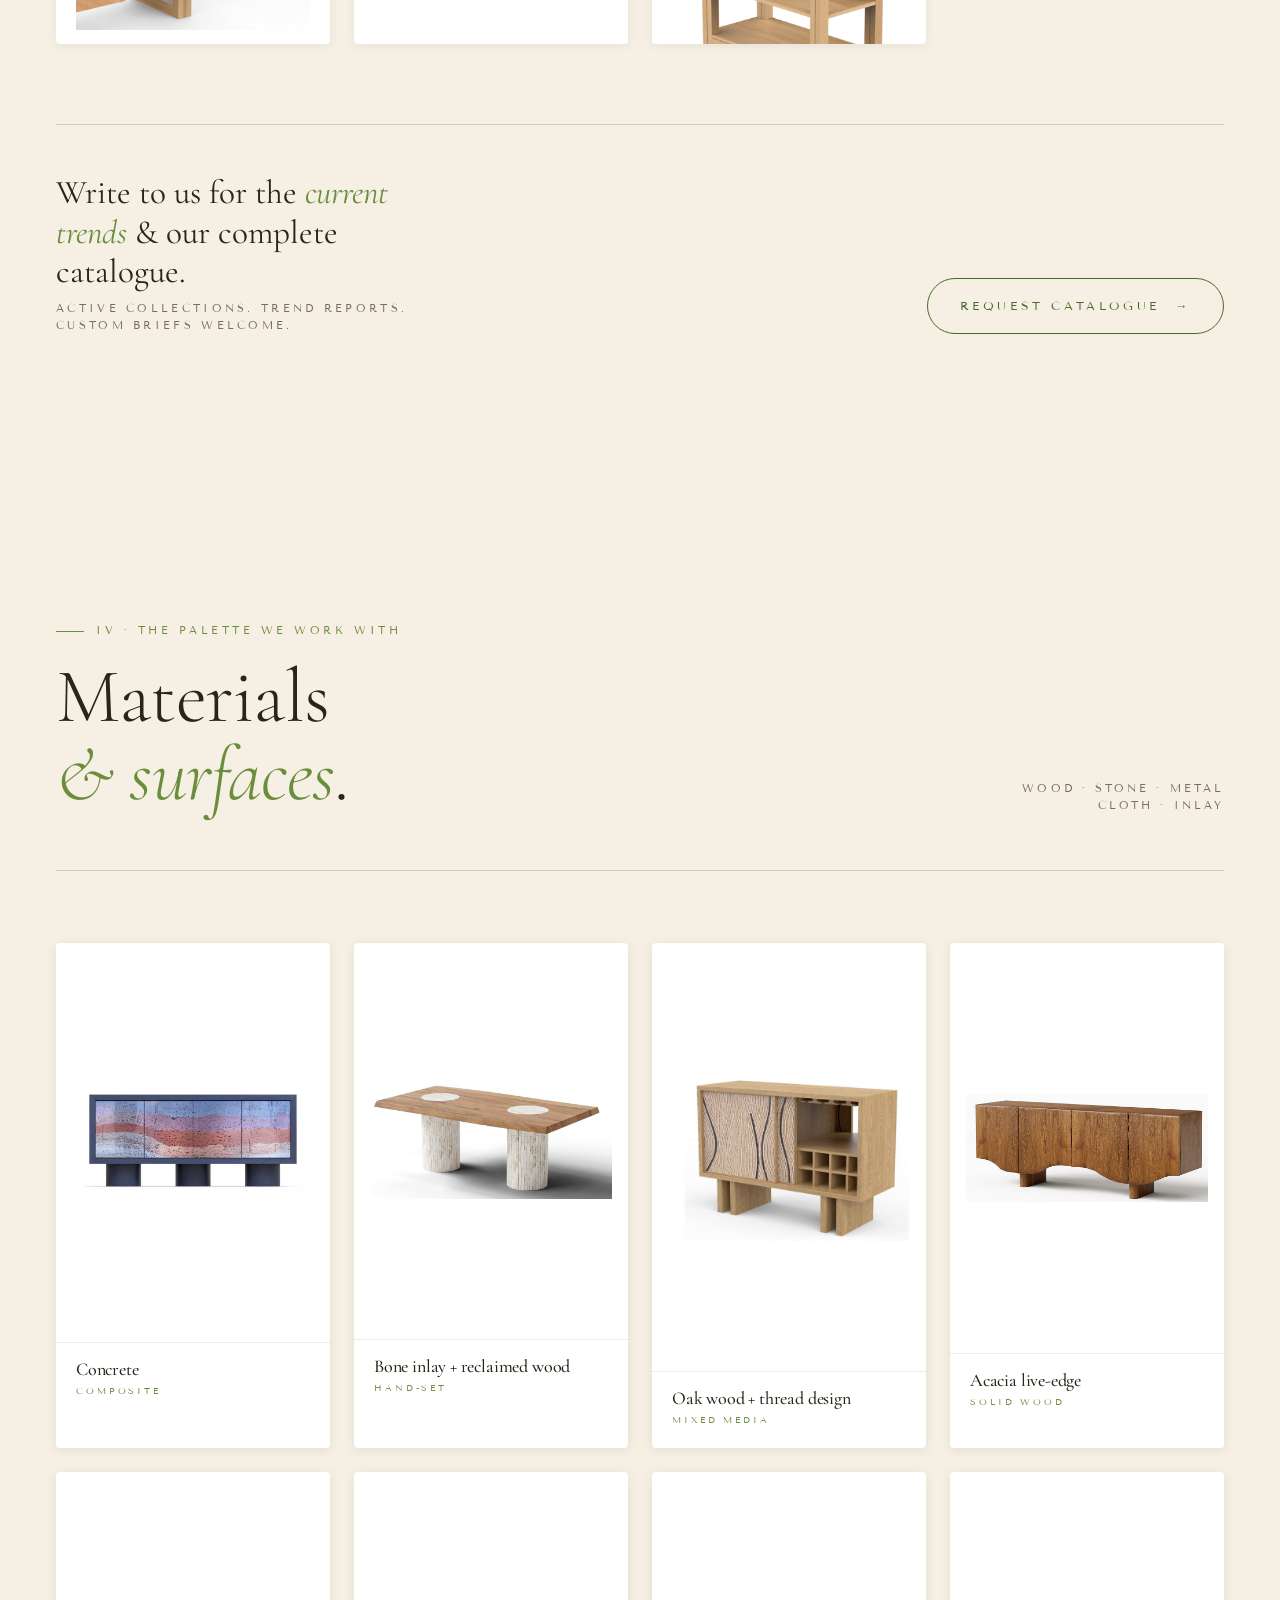
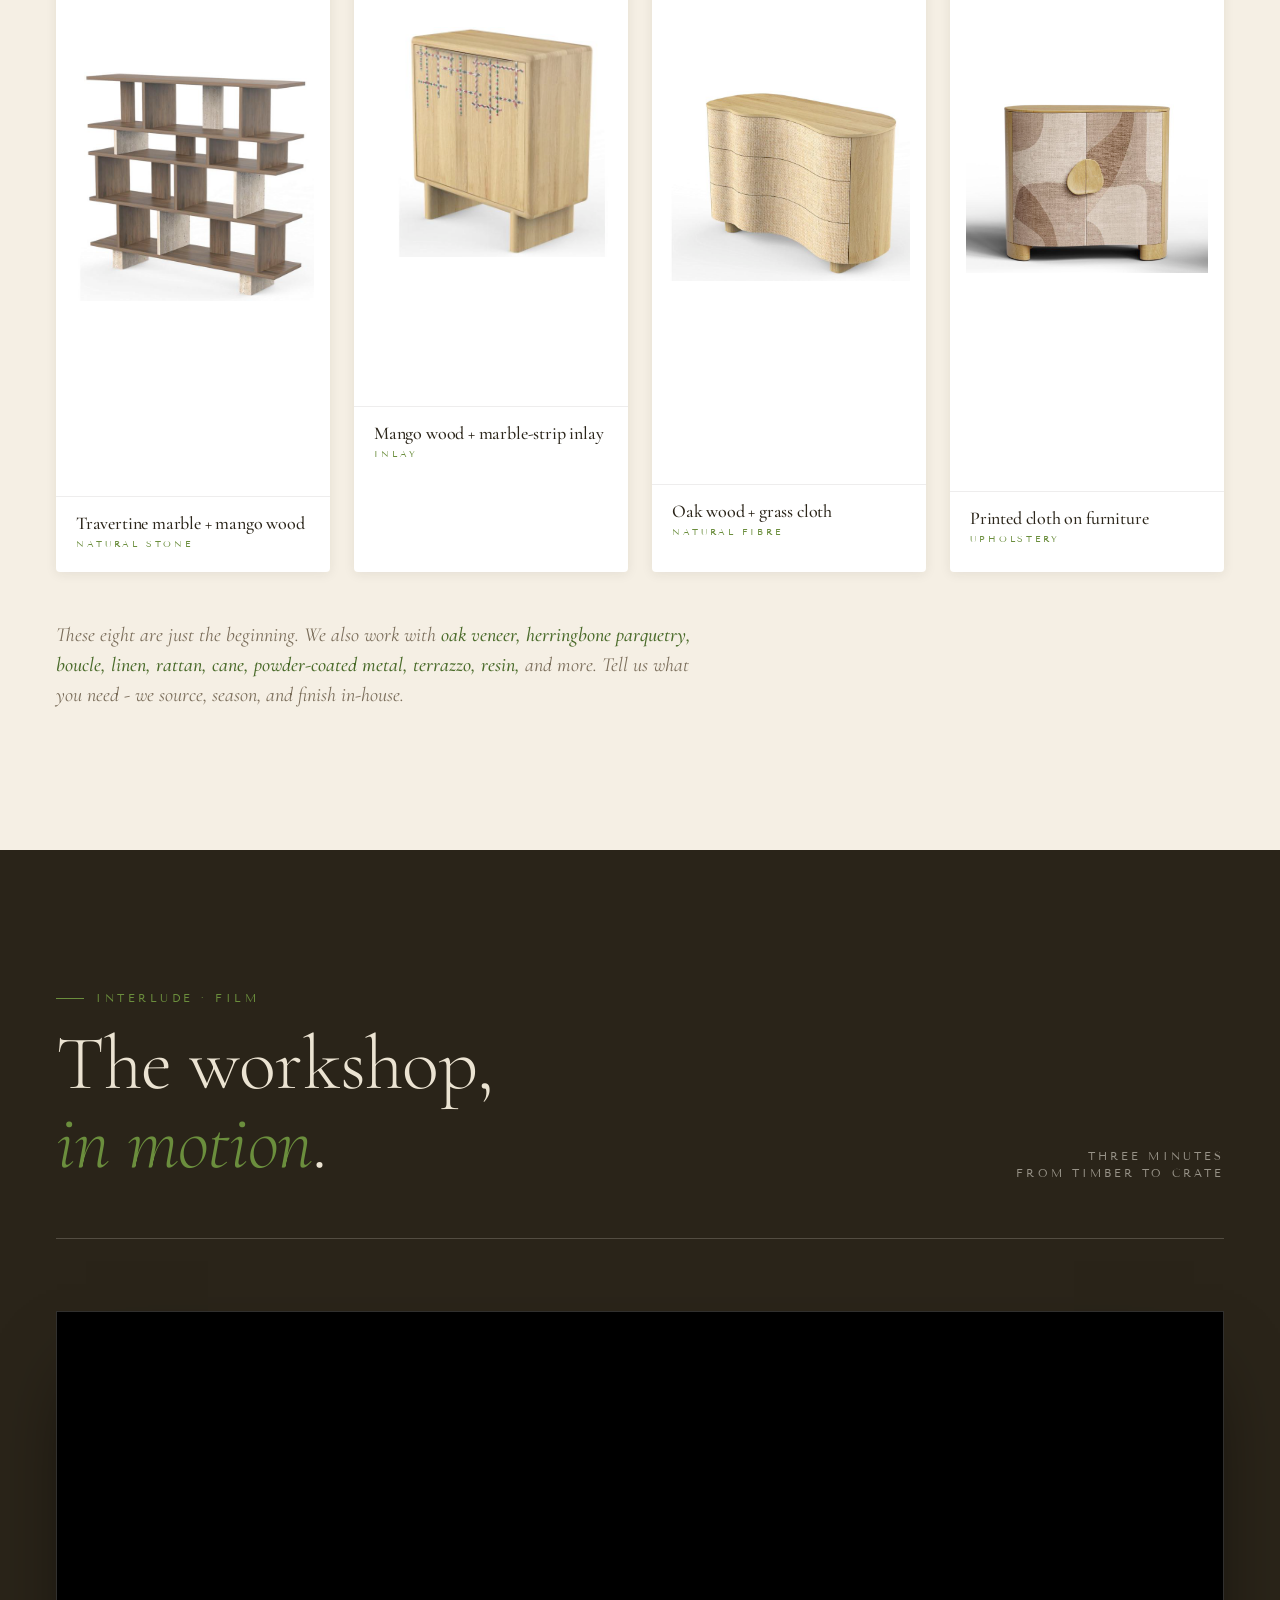
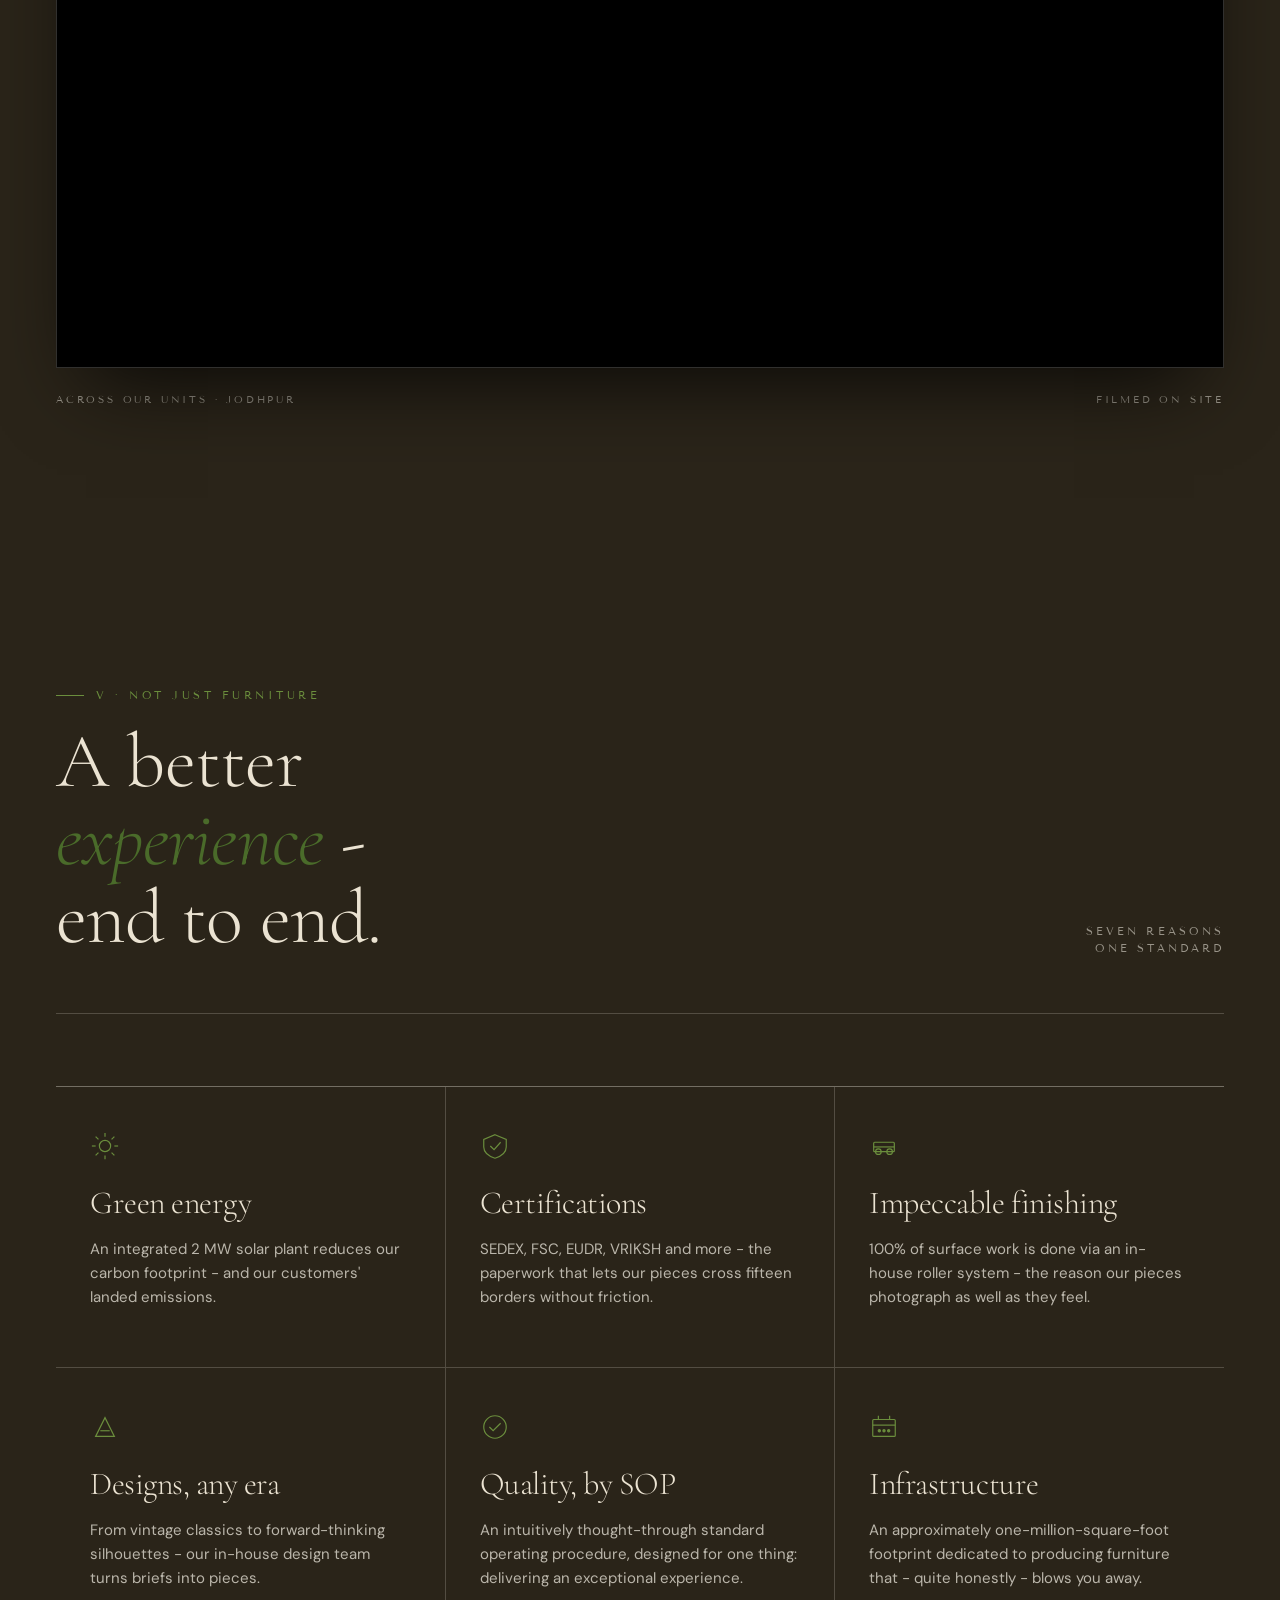
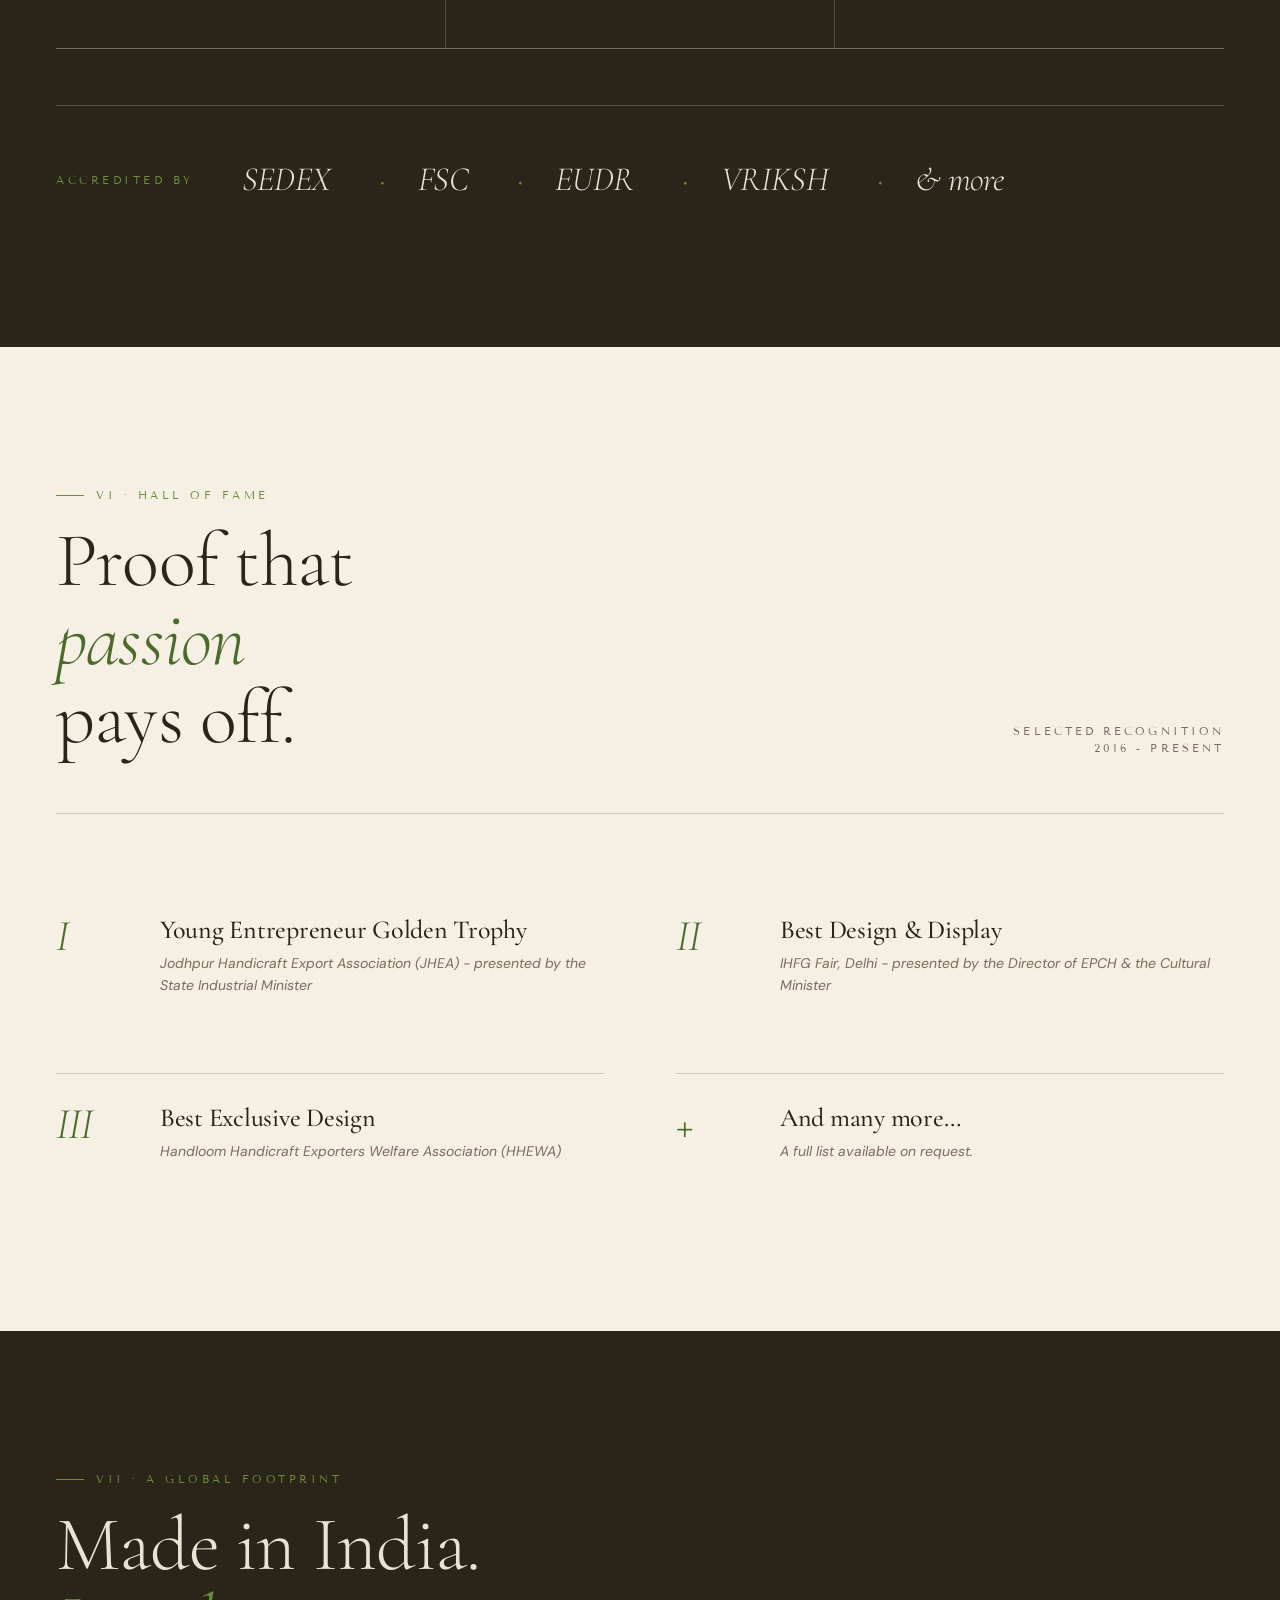
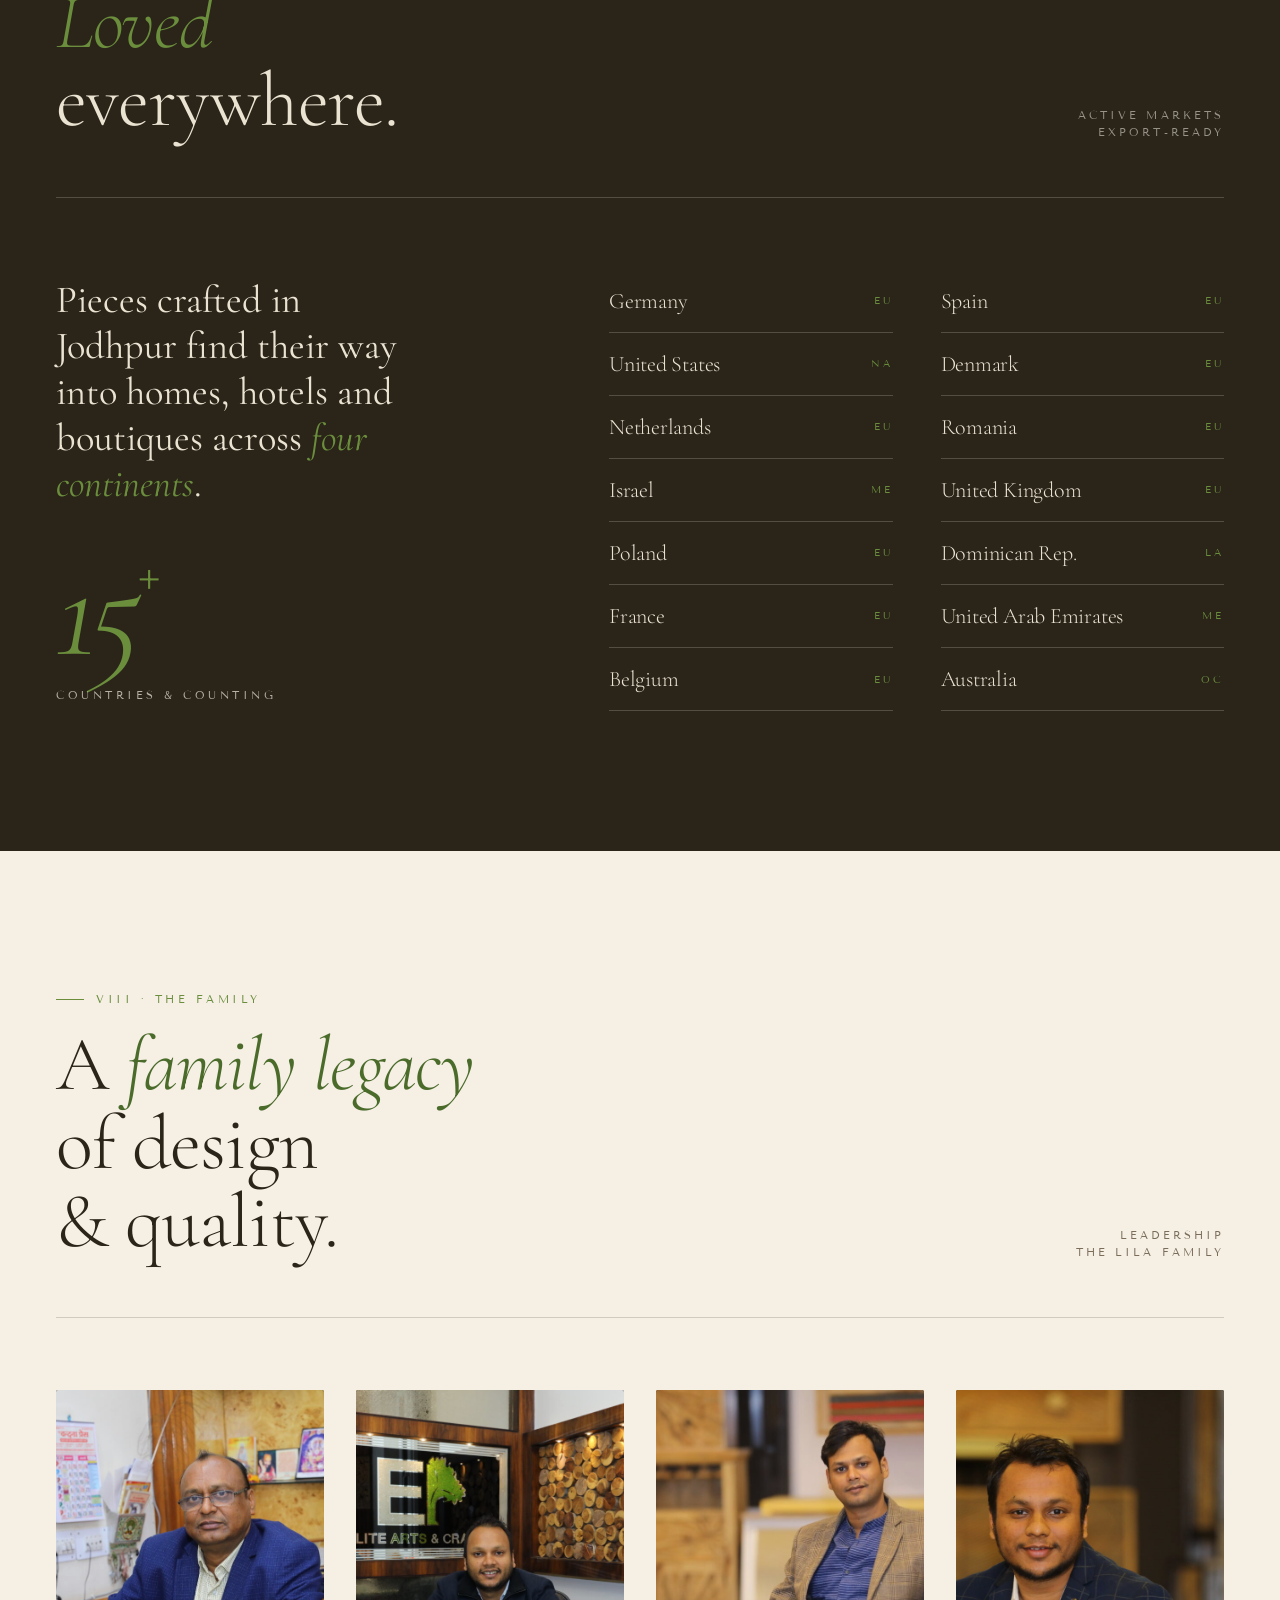
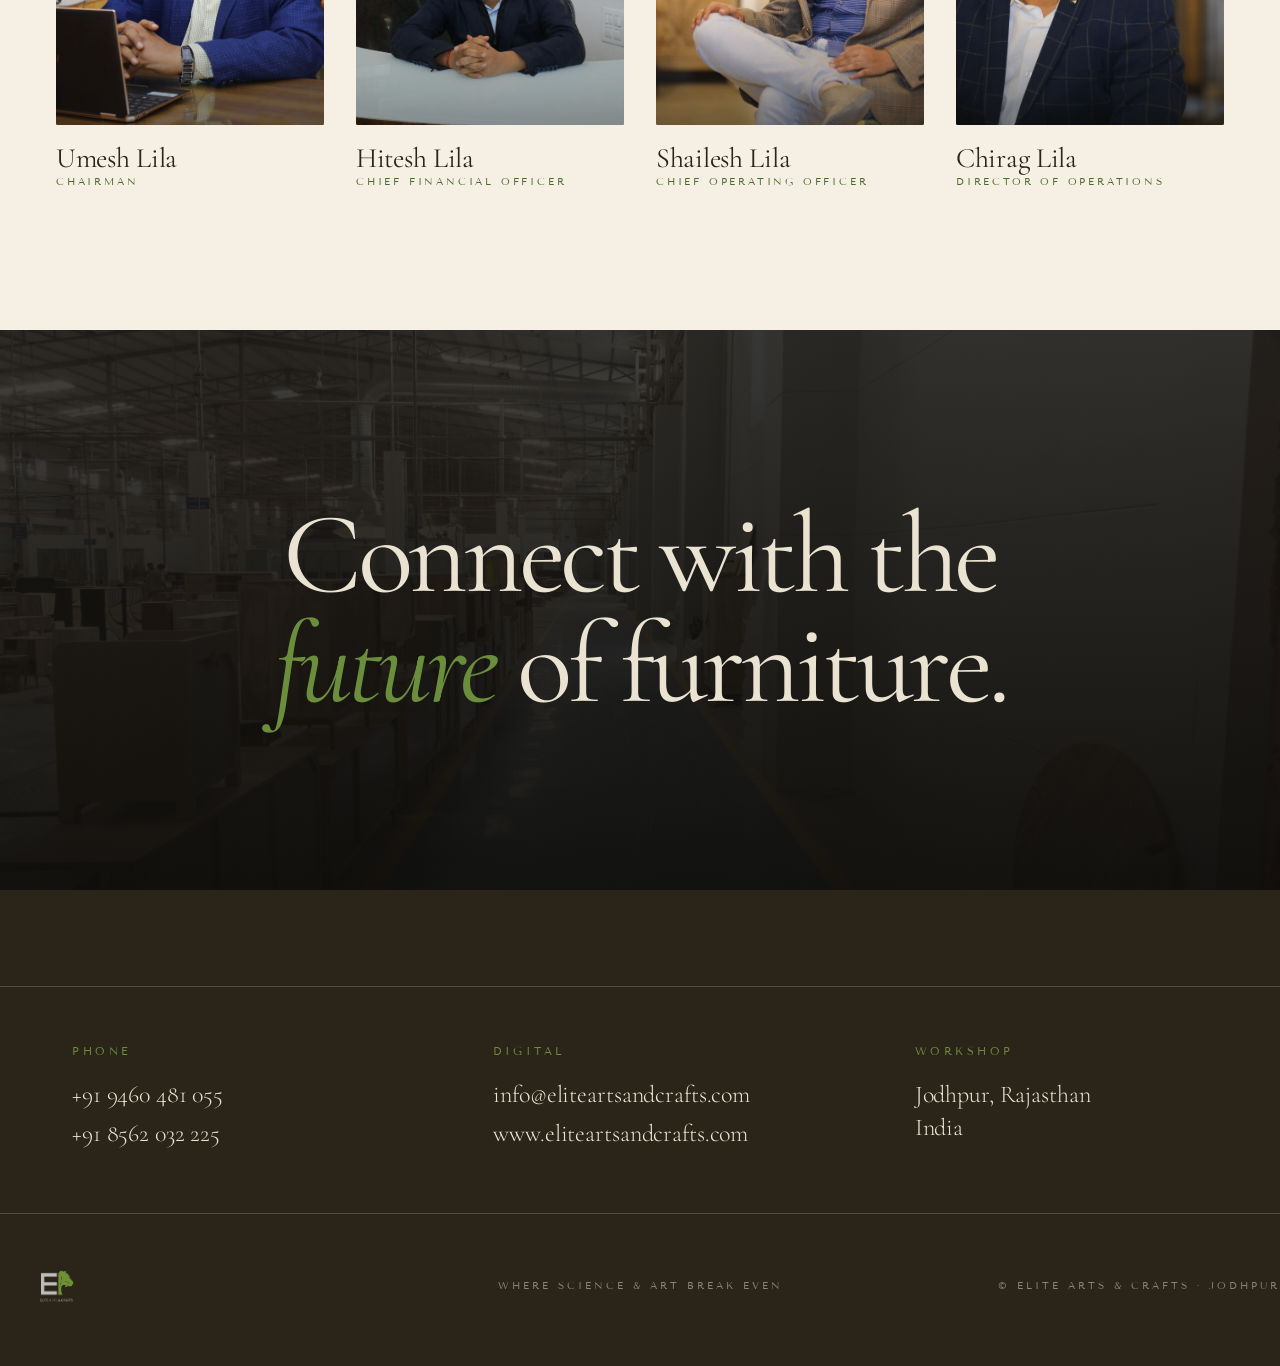
<file: category/5/index.html>
<!doctype html>
<html lang="en">
<head>
<meta charset="utf-8" />
<title>Bedroom · Elite Arts &amp; Crafts</title>
<meta name="robots" content="noindex, follow" />
<link rel="canonical" href="https://eliteartsandcrafts.com/#products" />
<meta http-equiv="refresh" content="0; url=https://eliteartsandcrafts.com/#products" />
<script>location.replace('/#products');</script>
</head>
<body><p>Redirecting to <a href="https://eliteartsandcrafts.com/#products">Elite Arts &amp; Crafts</a>…</p></body>
</html>
</file>
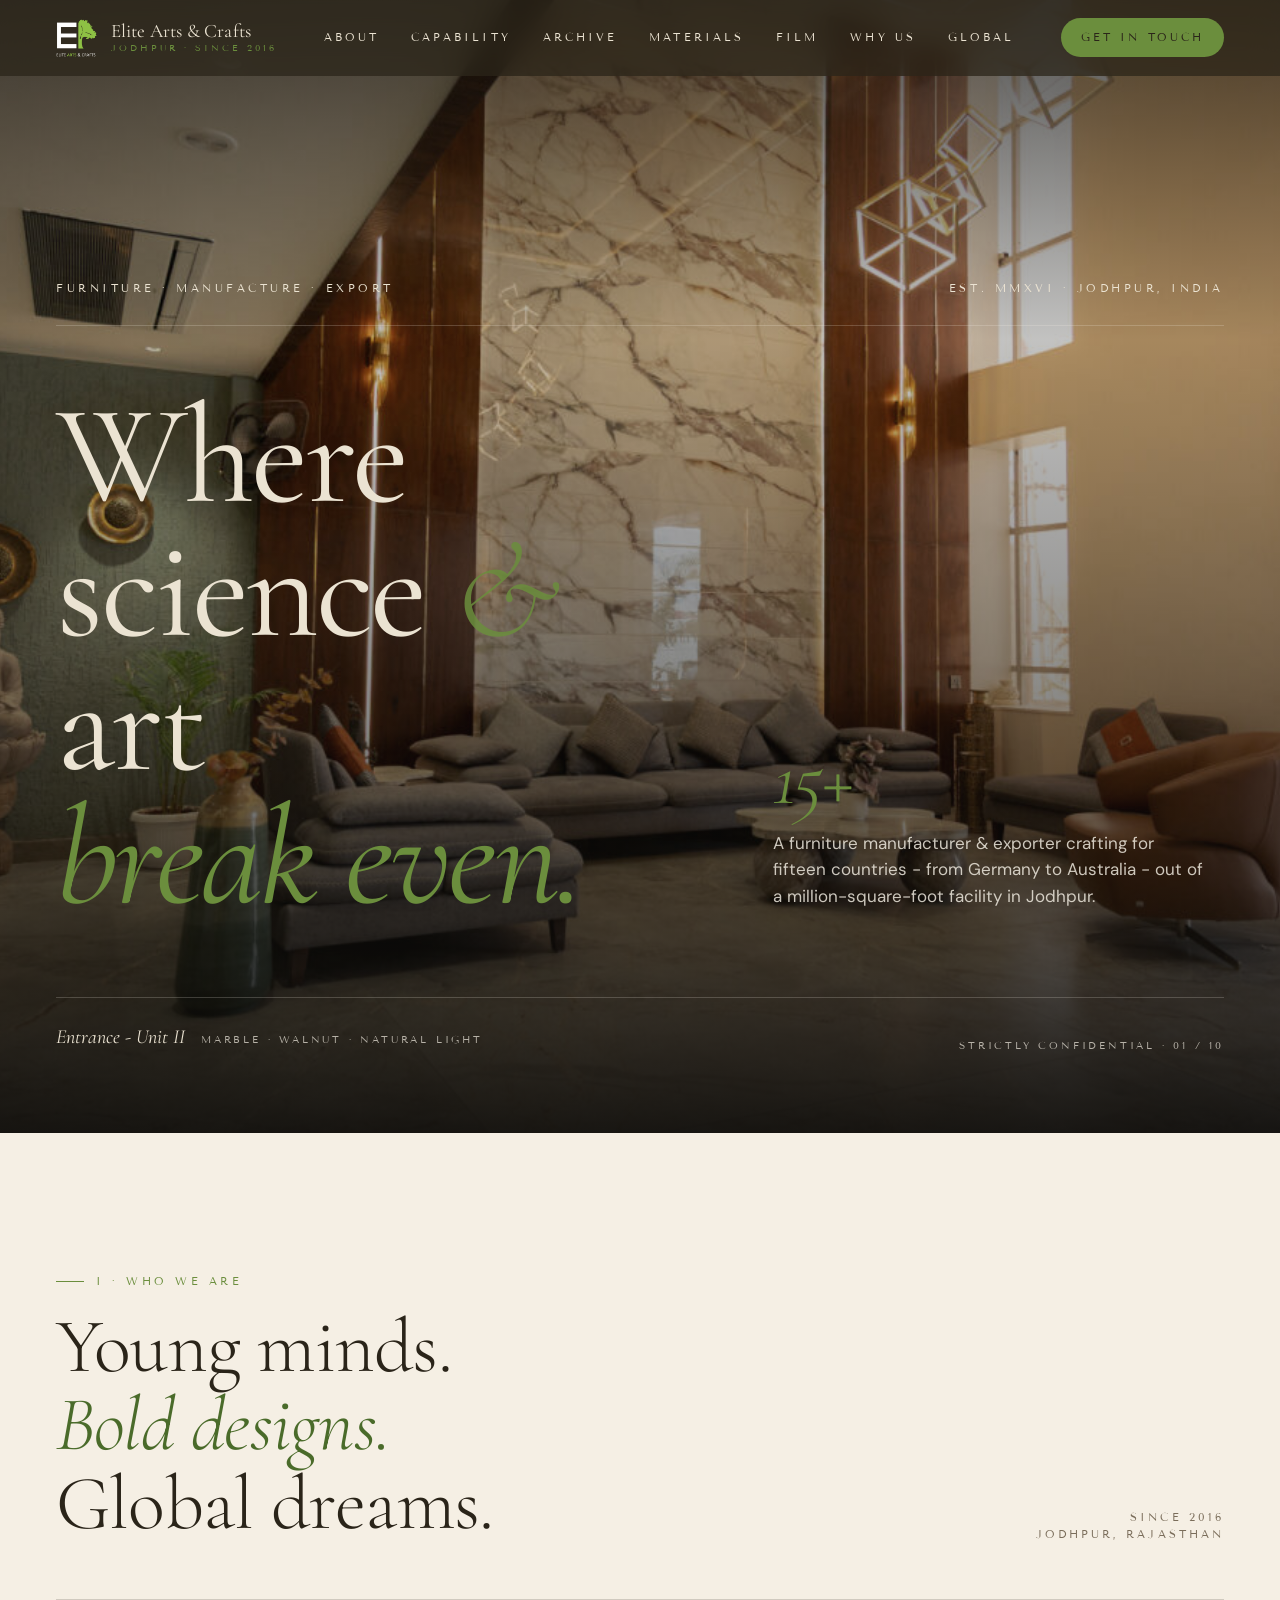
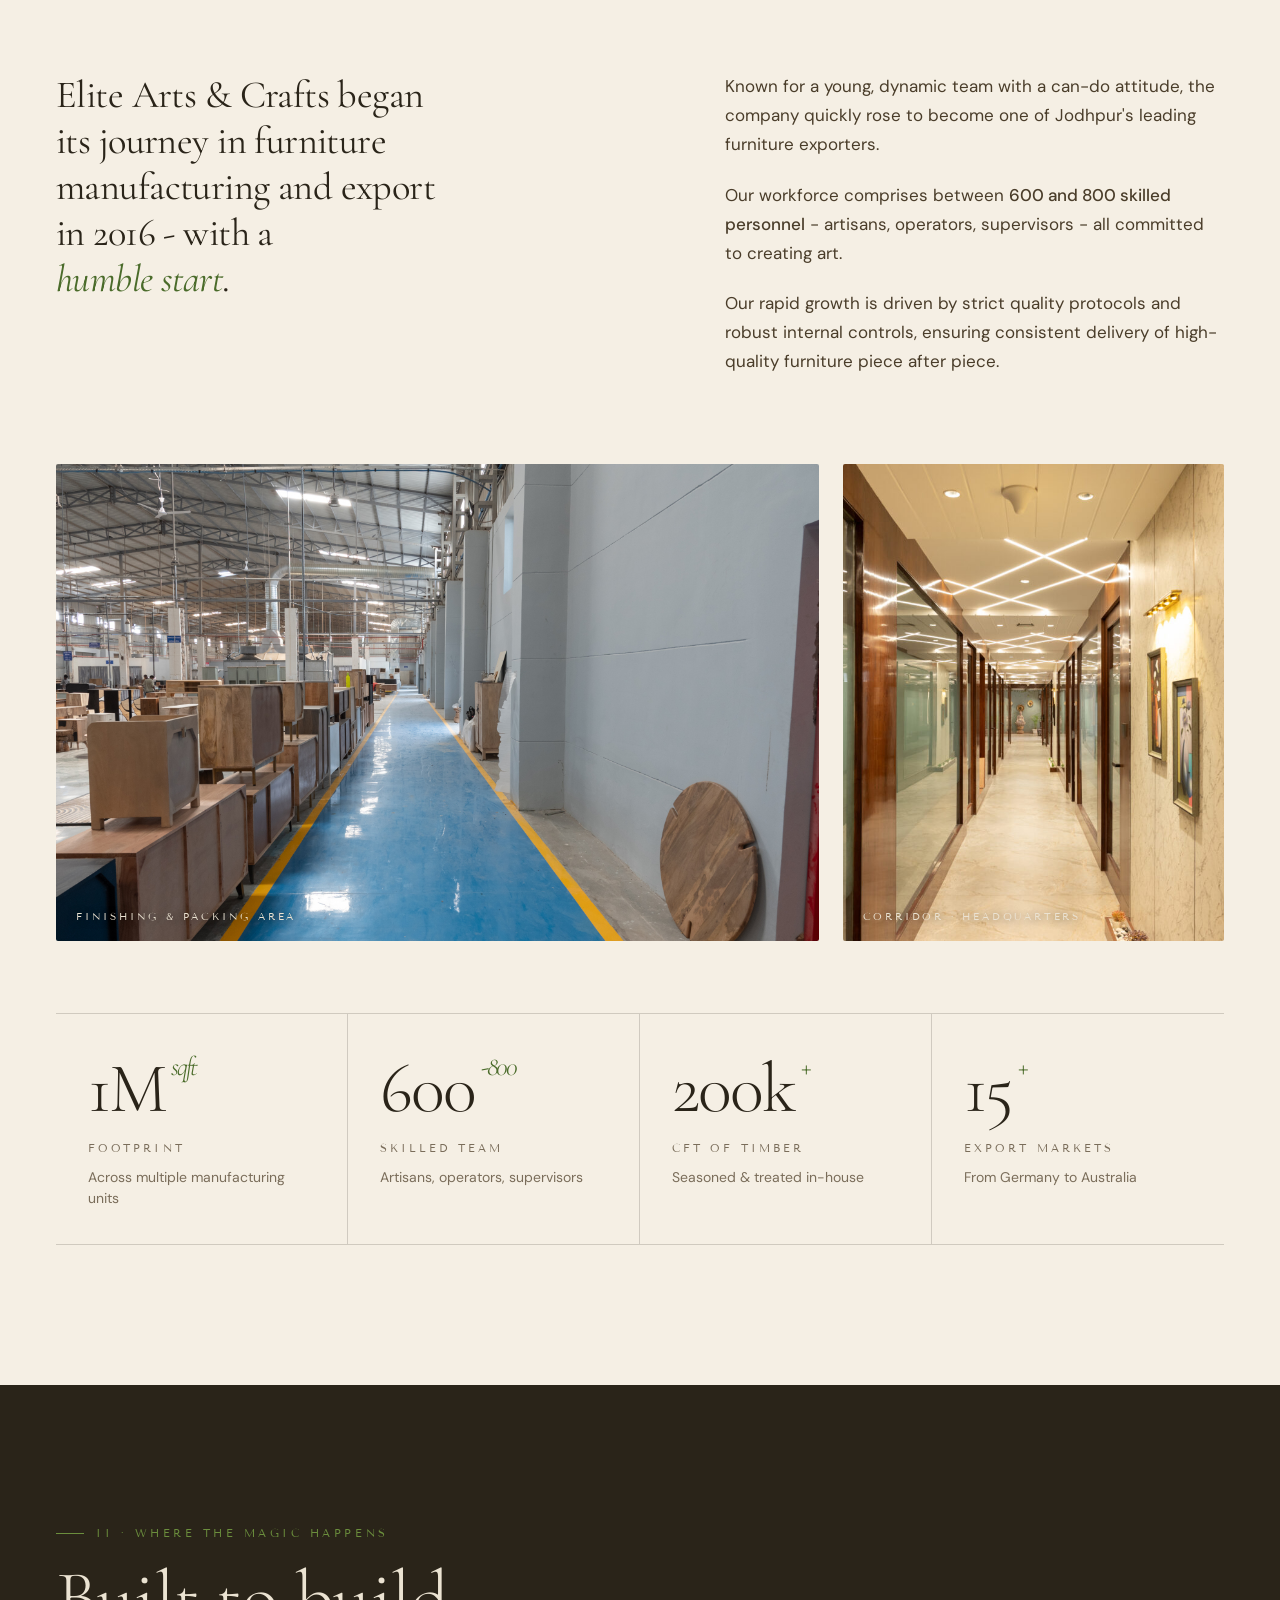
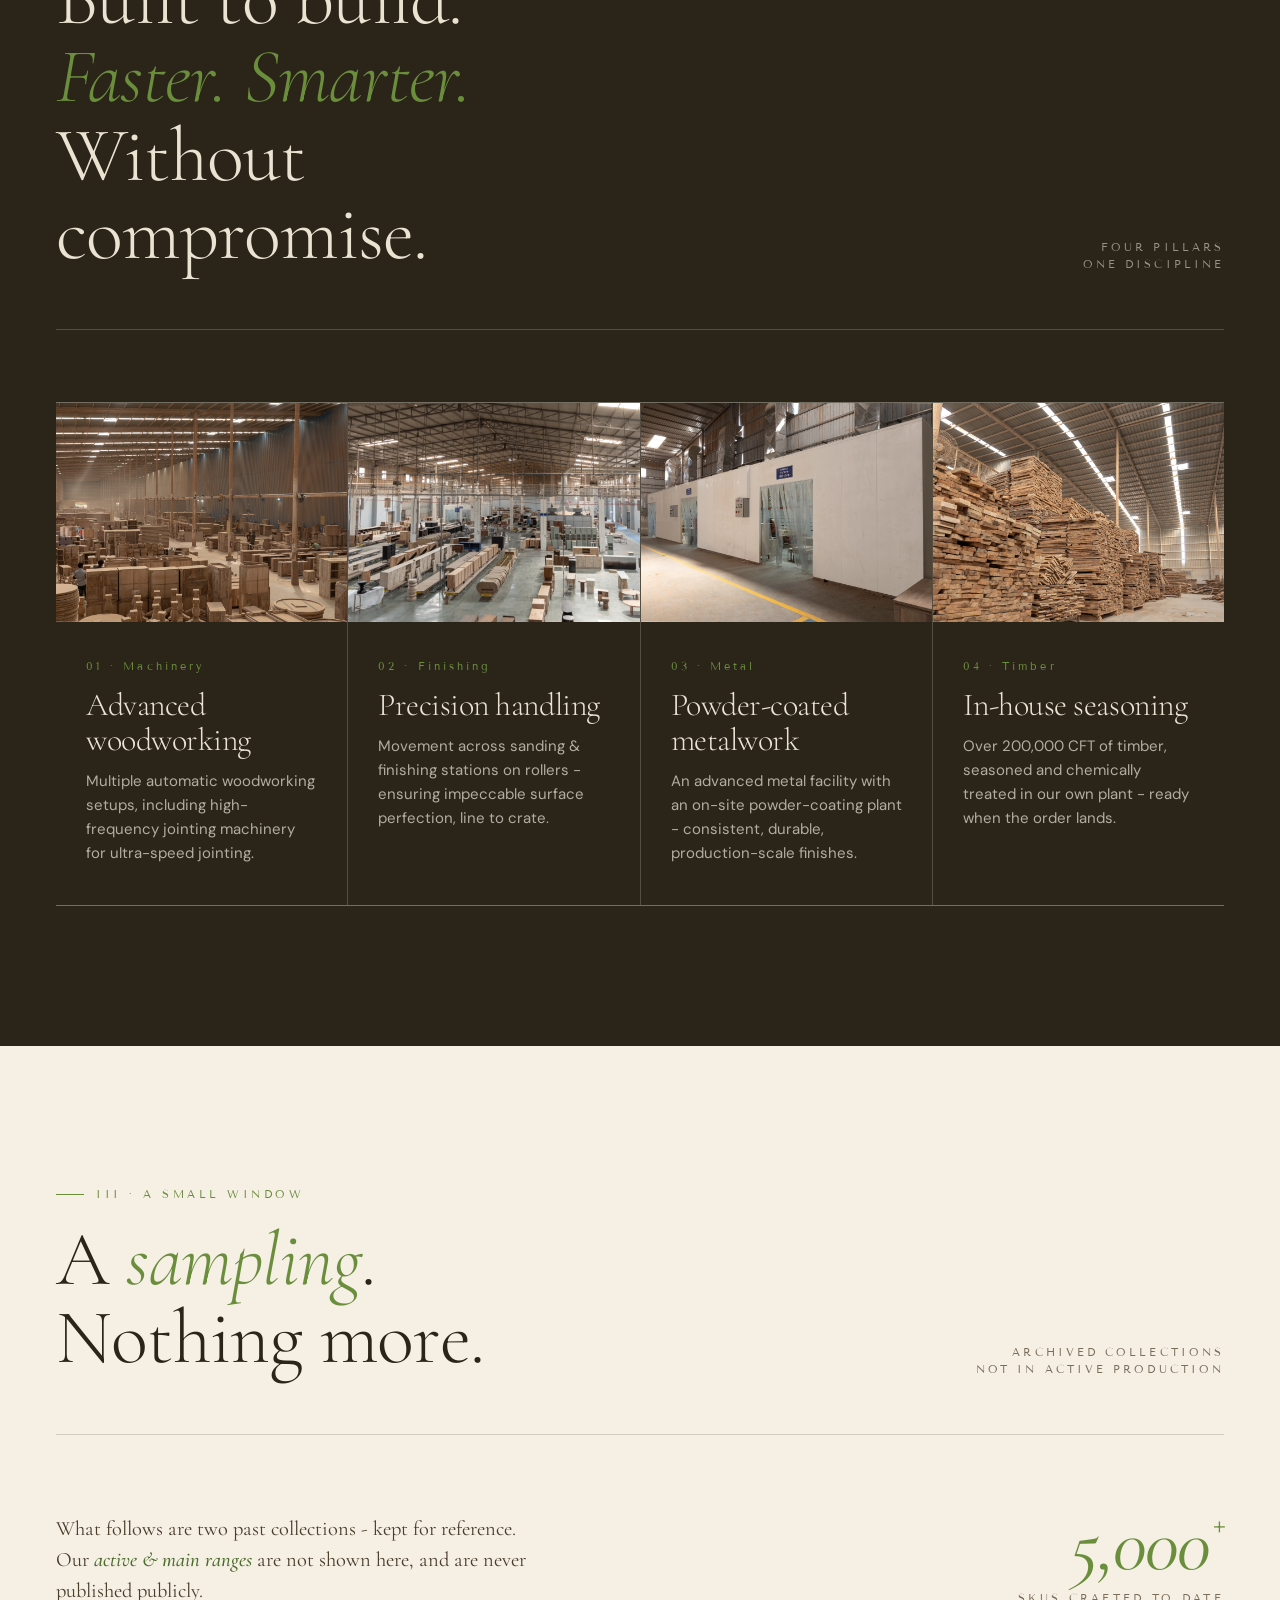
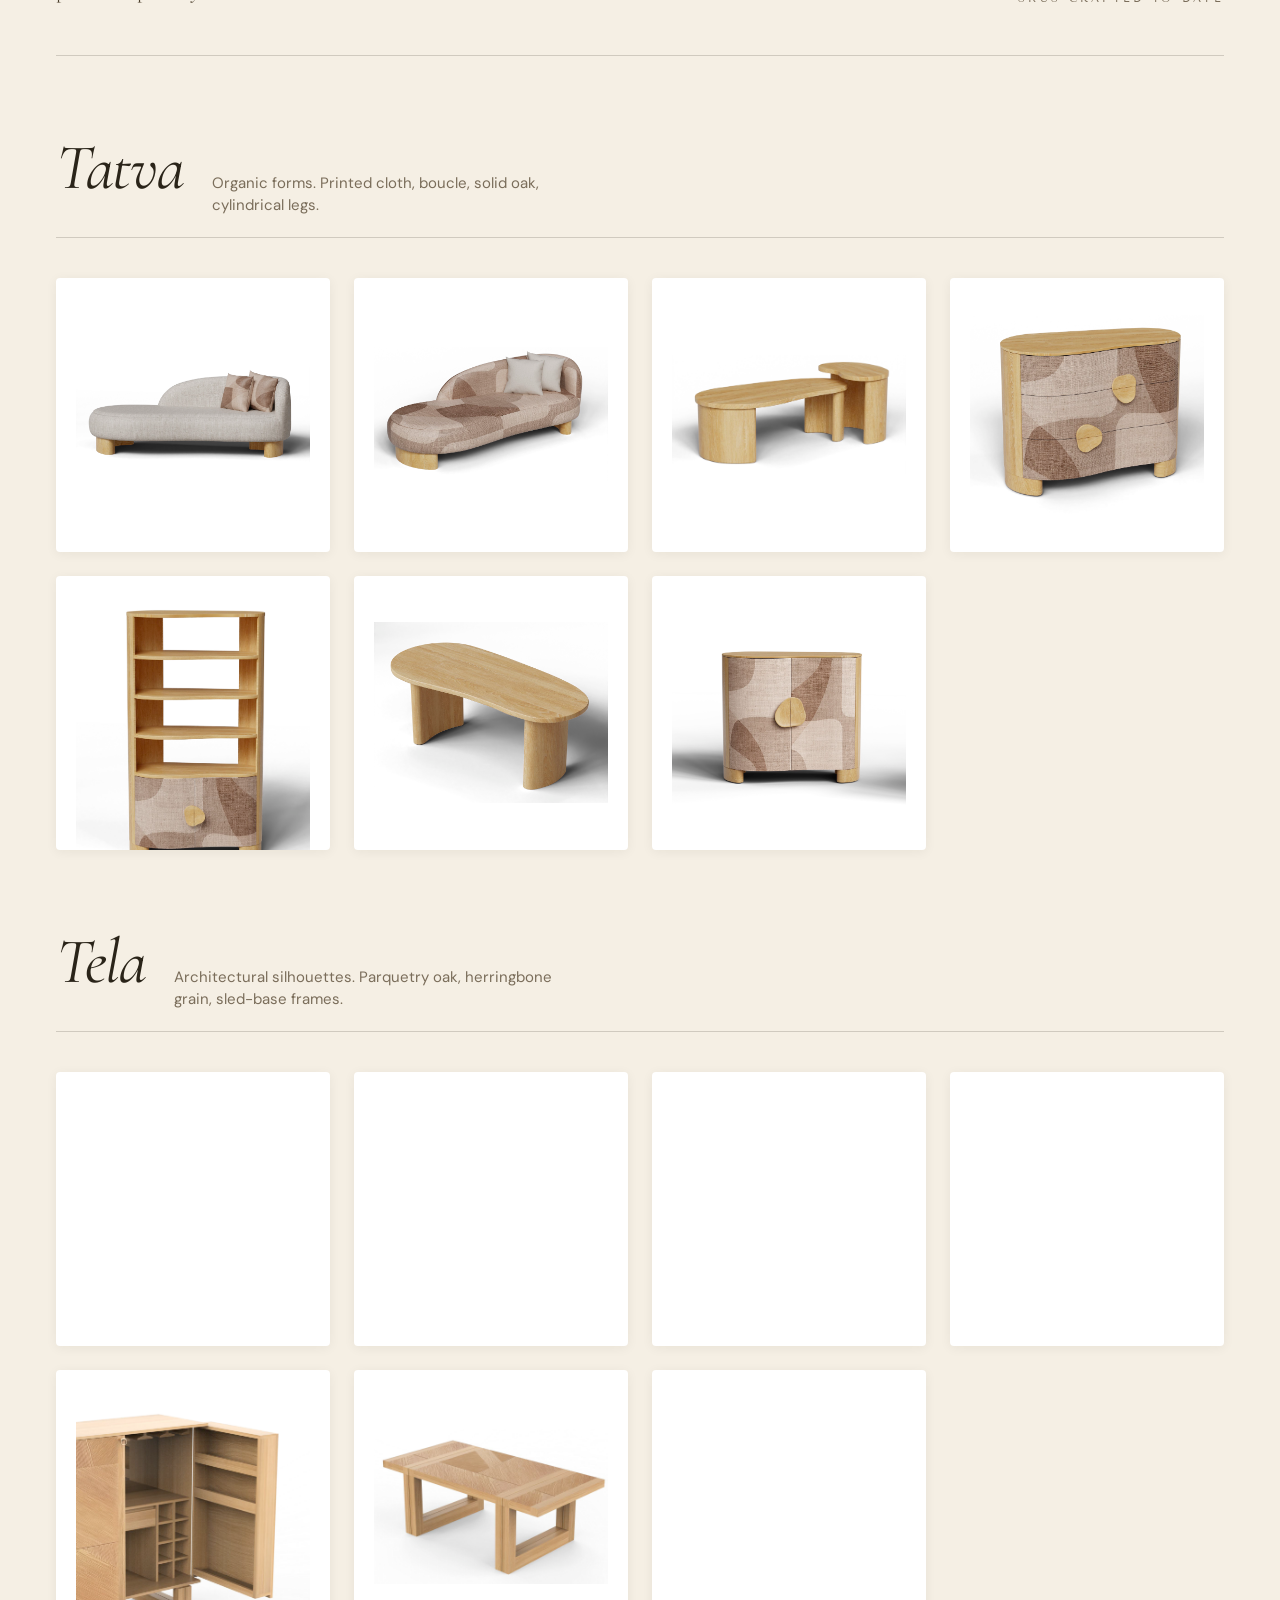
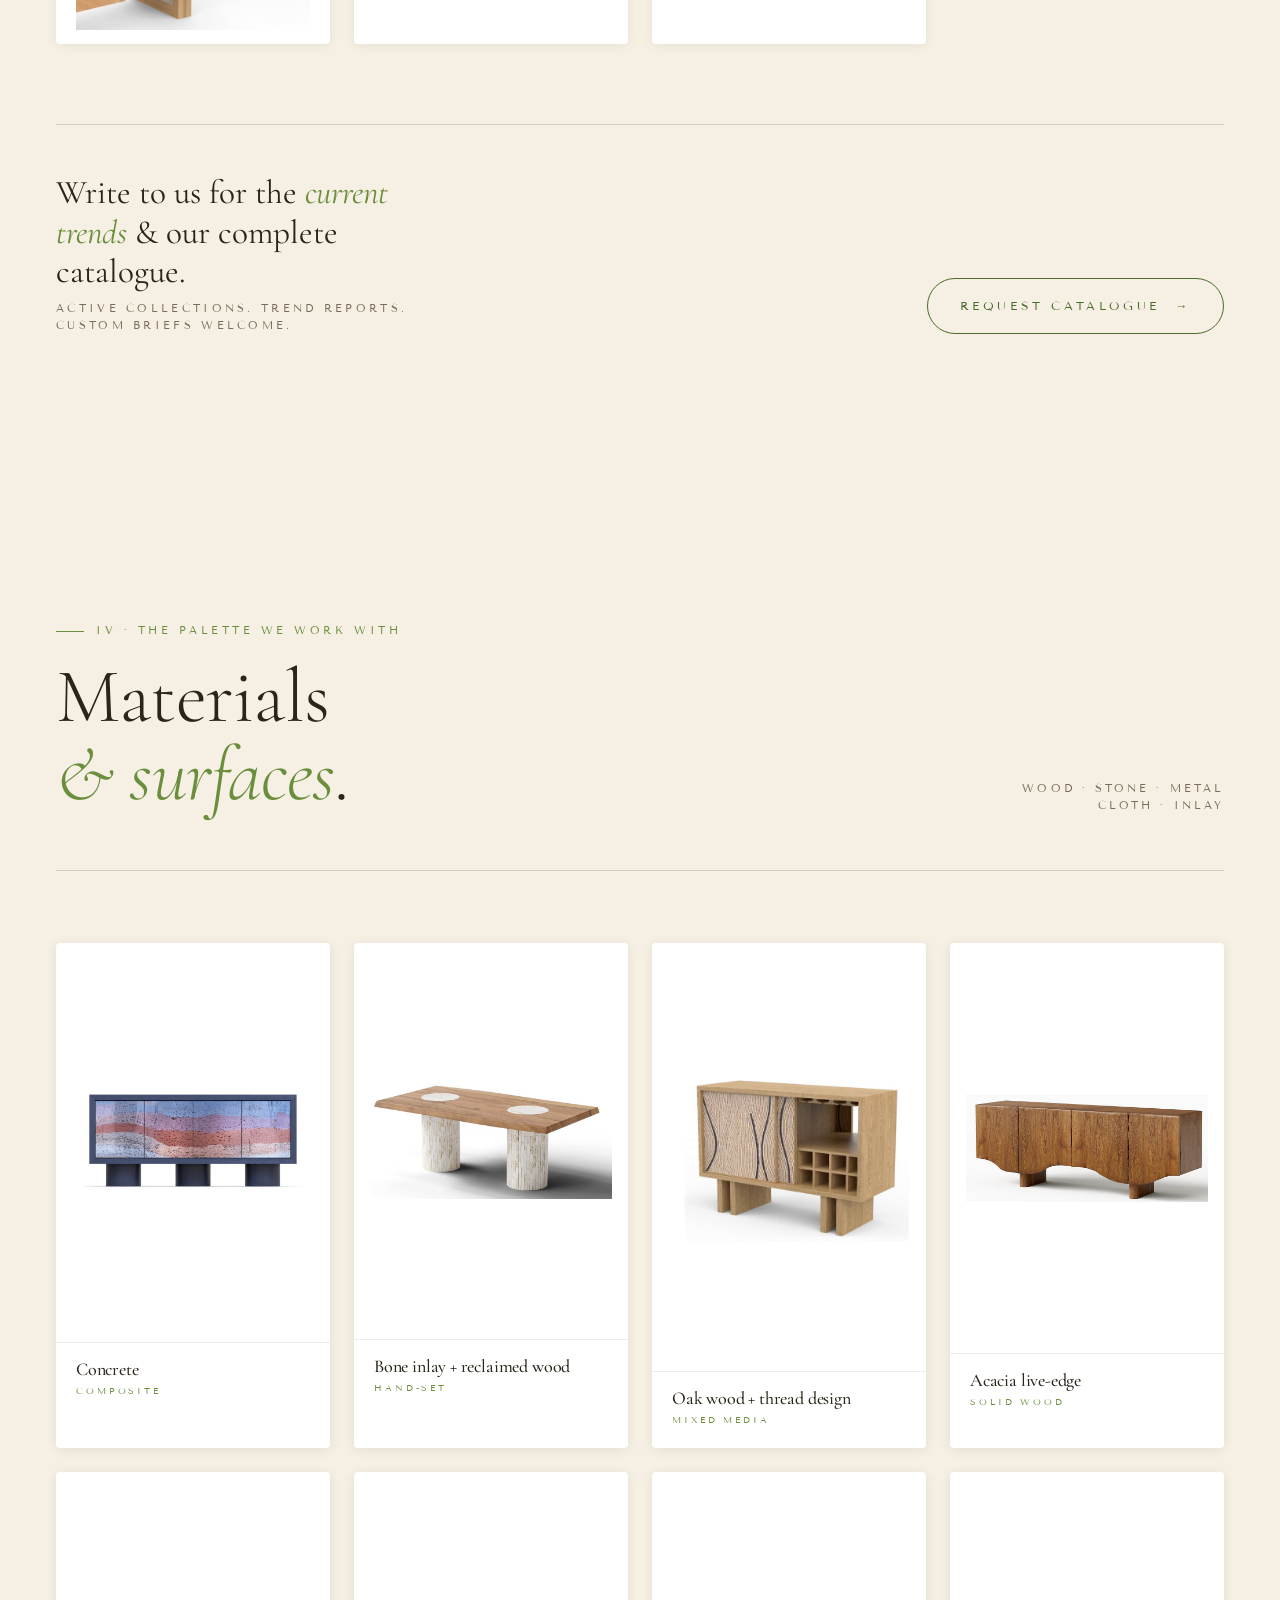
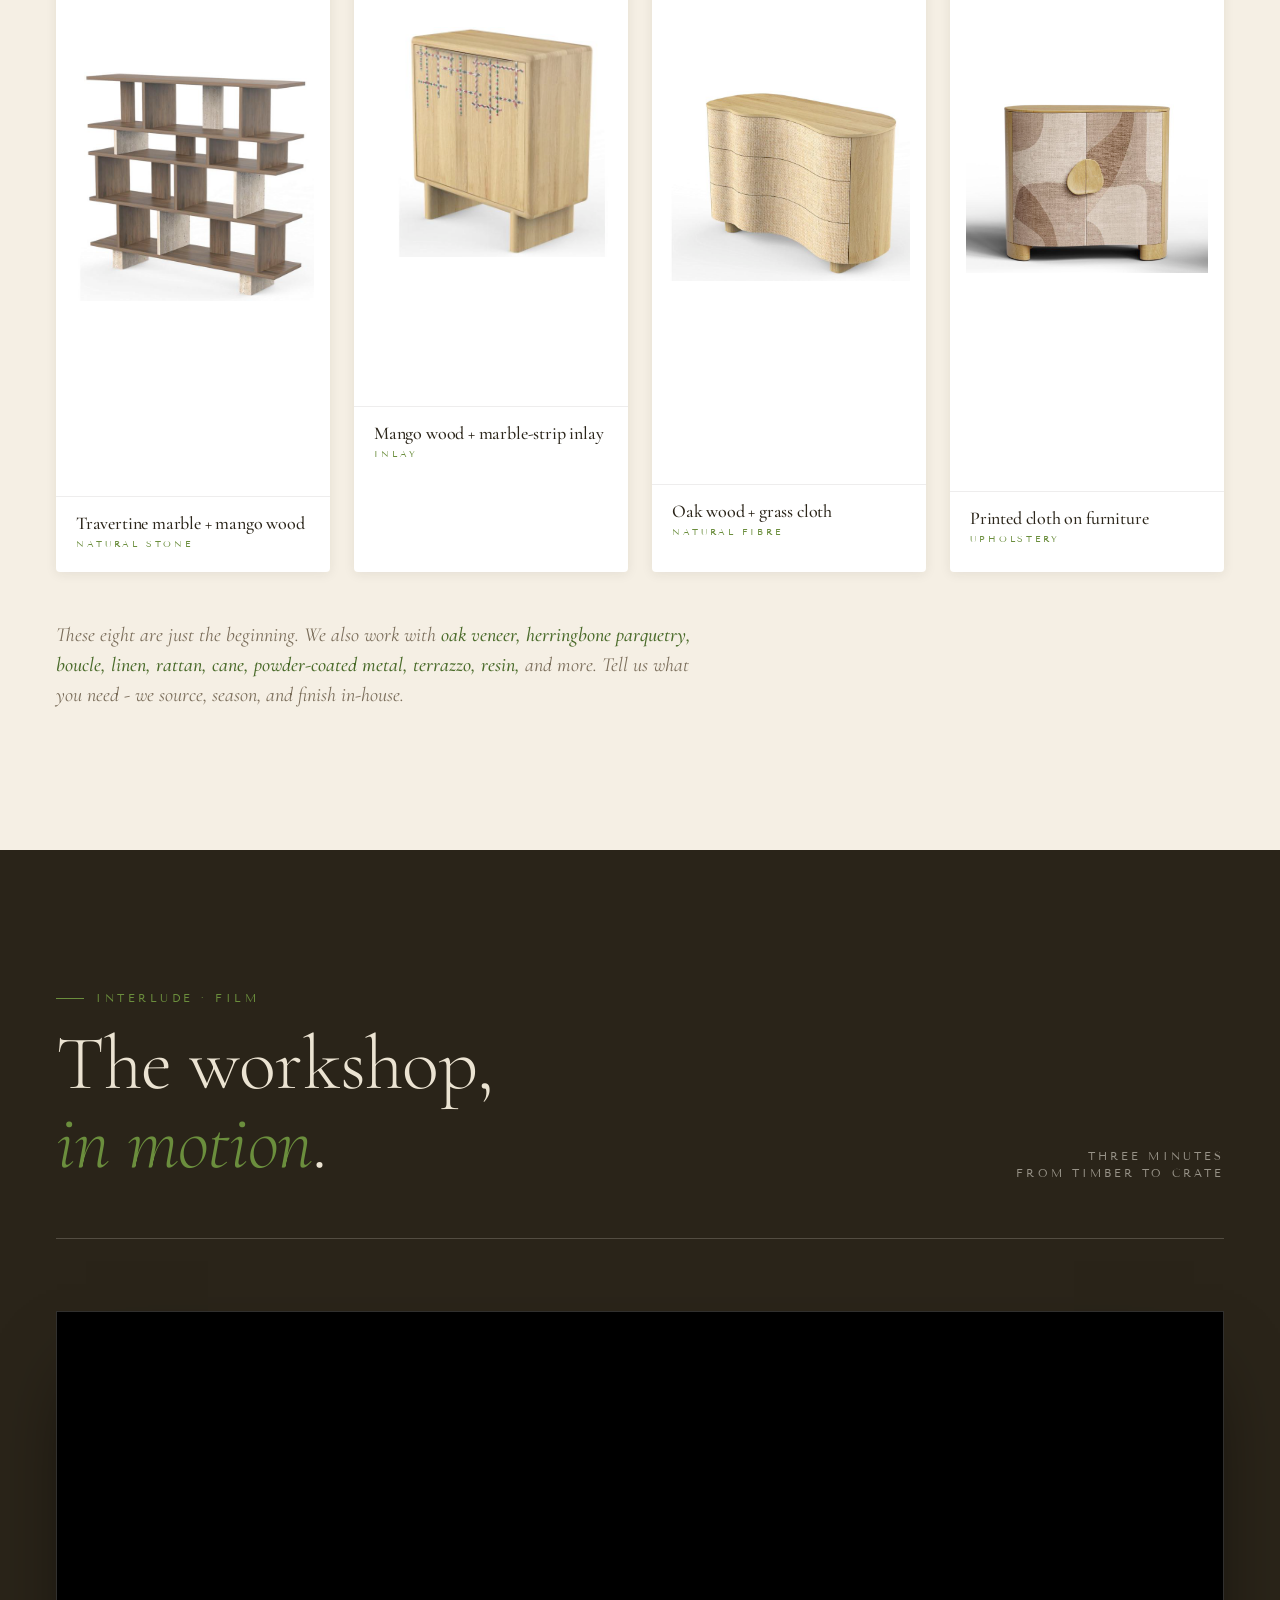
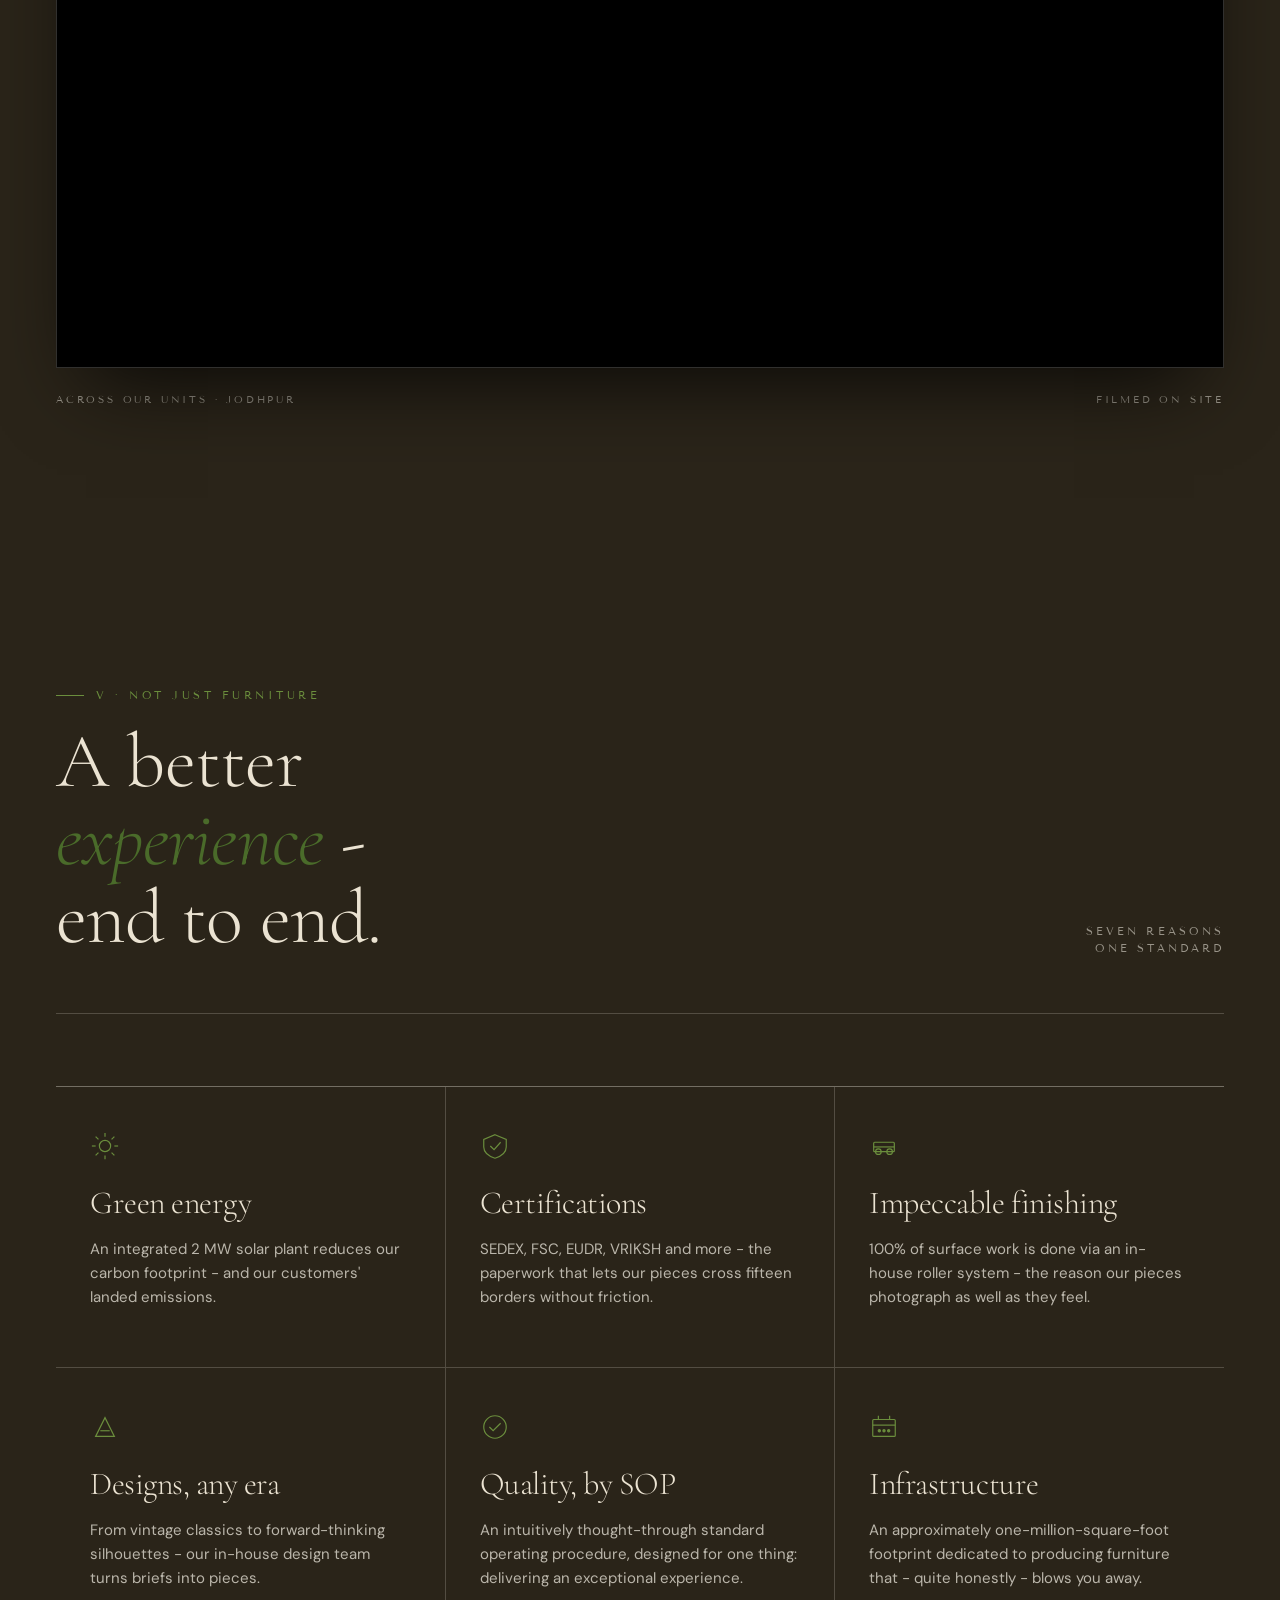
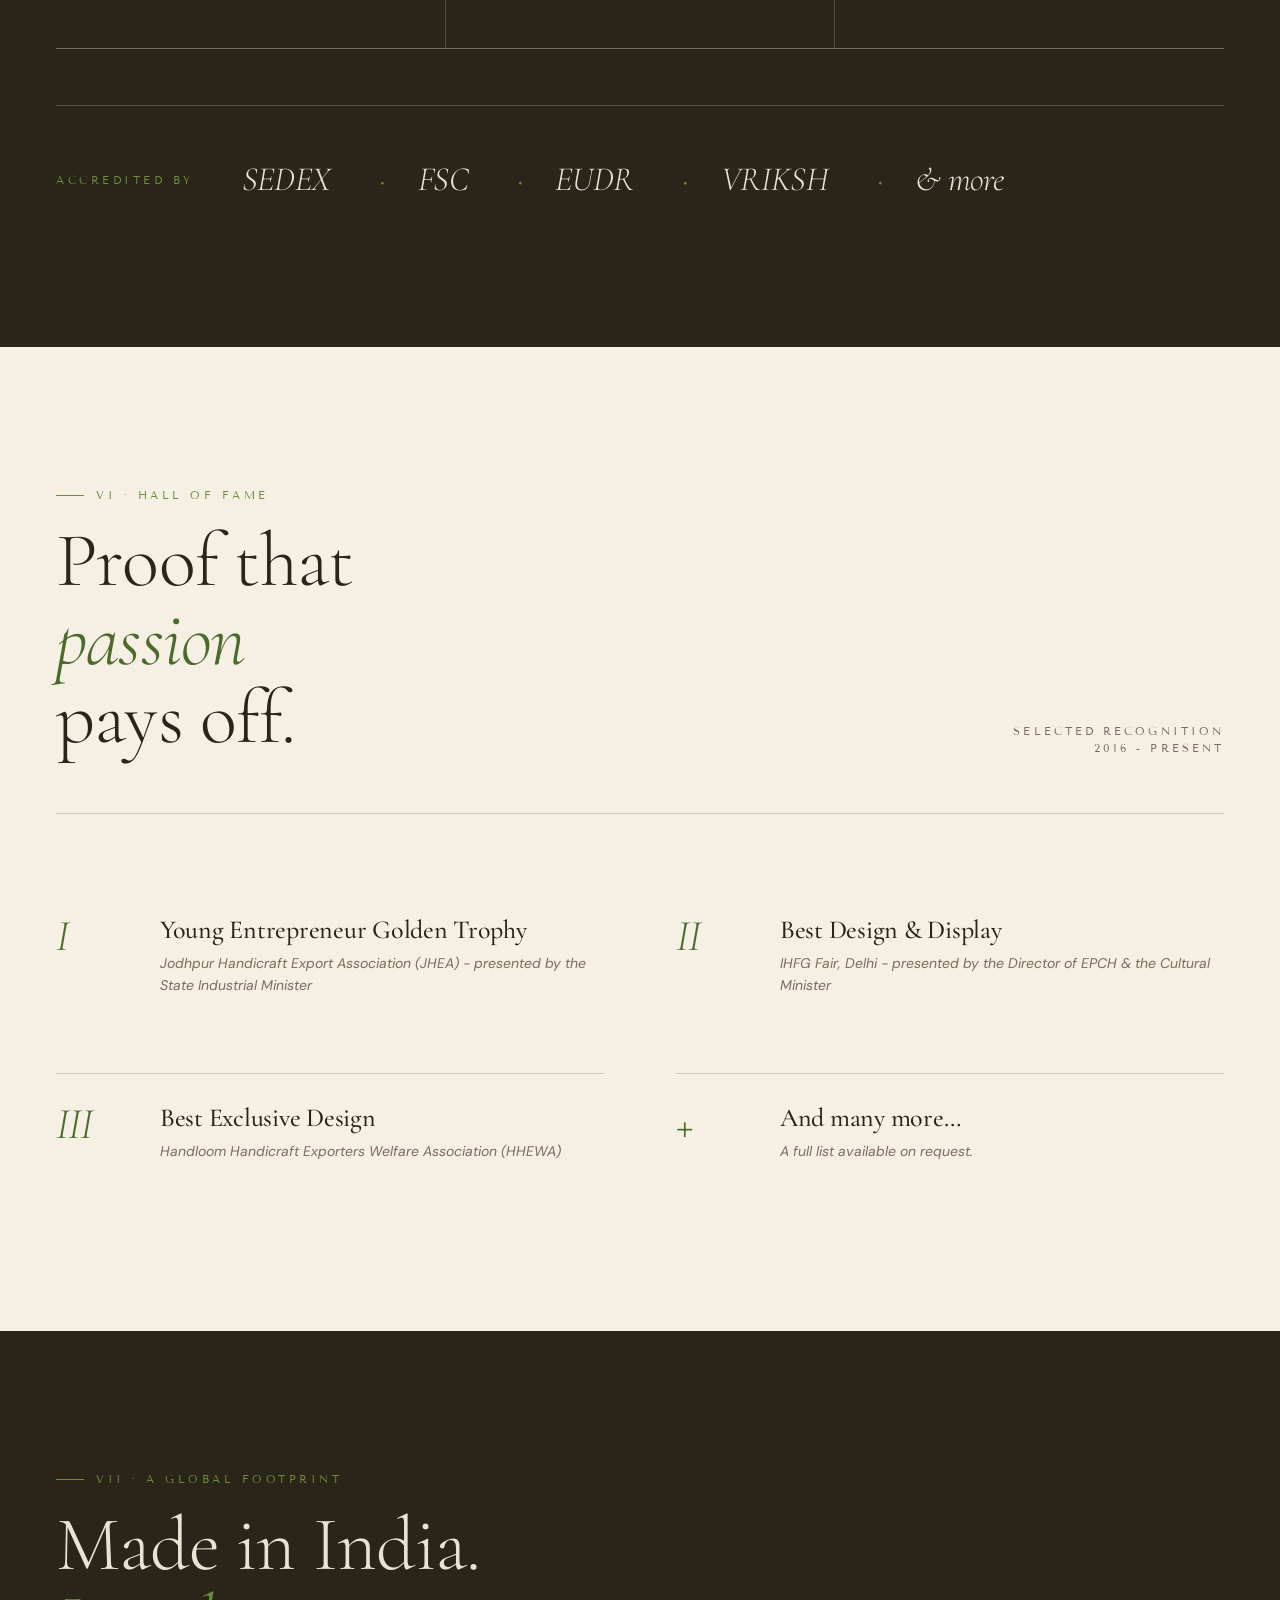
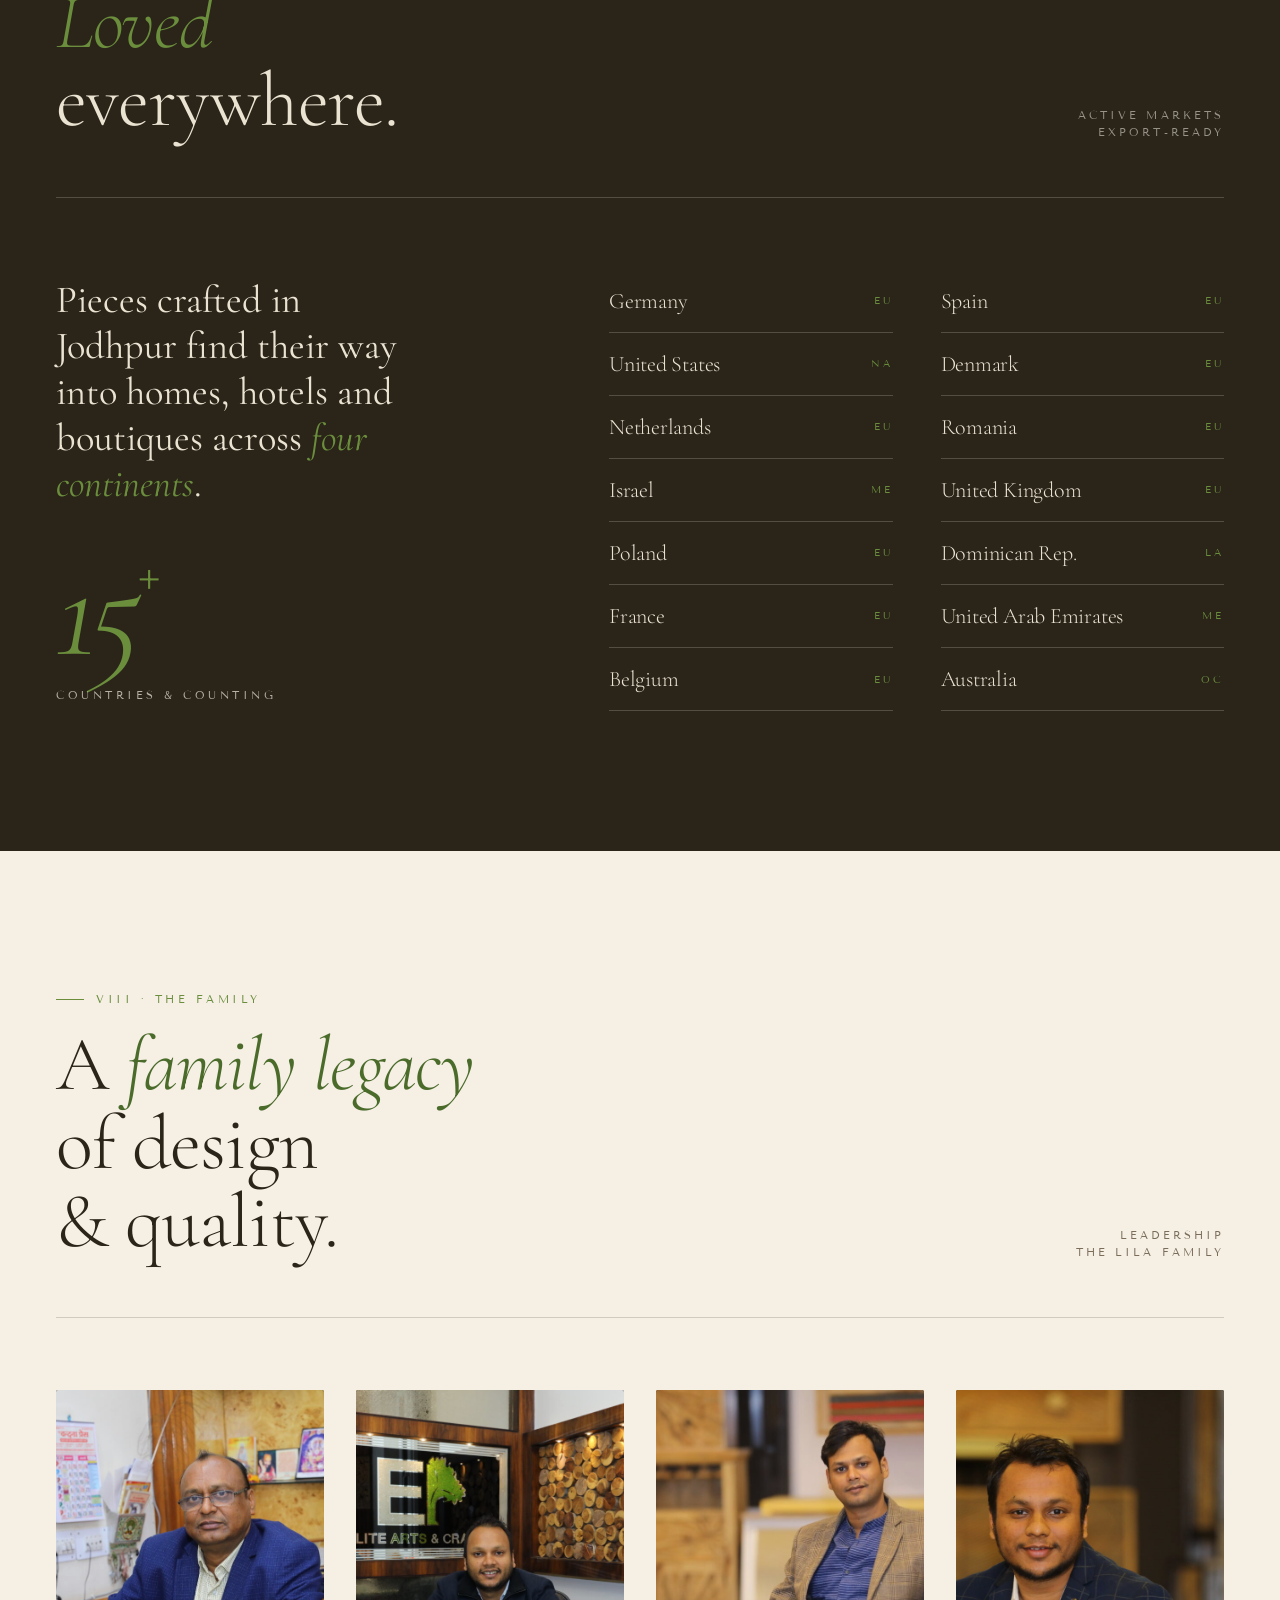
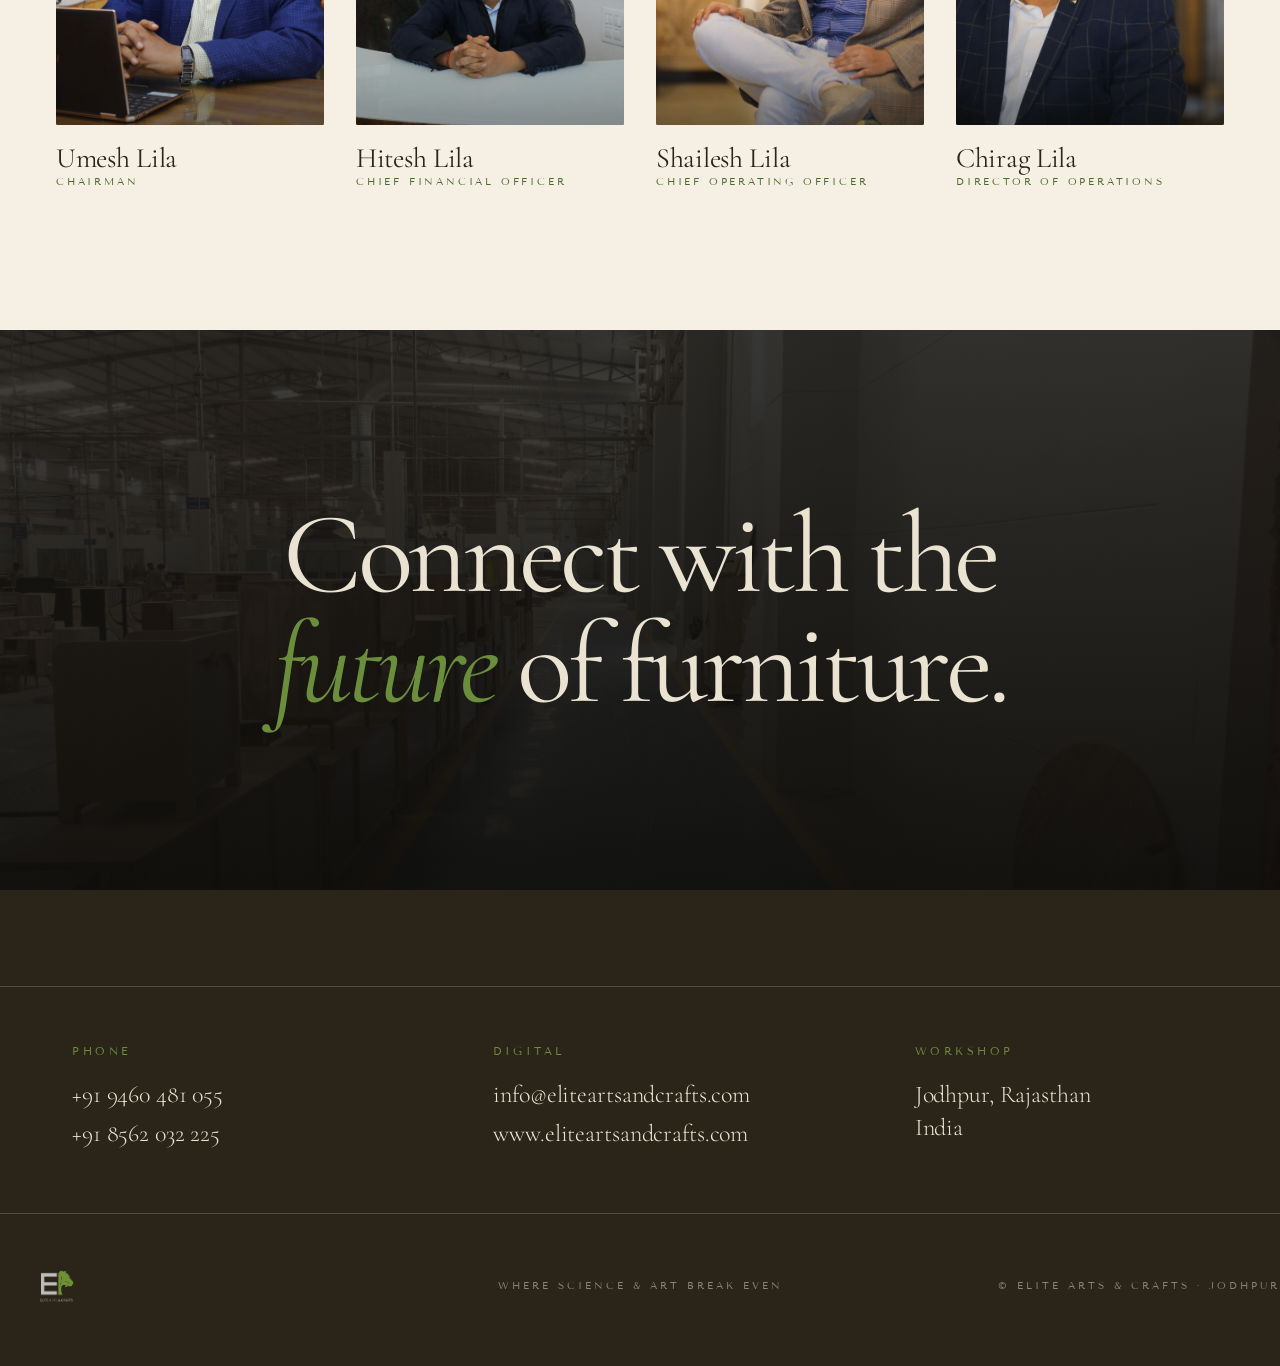
<file: category/6/index.html>
<!doctype html>
<html lang="en">
<head>
<meta charset="utf-8" />
<title>Storage · Elite Arts &amp; Crafts</title>
<meta name="robots" content="noindex, follow" />
<link rel="canonical" href="https://eliteartsandcrafts.com/#products" />
<meta http-equiv="refresh" content="0; url=https://eliteartsandcrafts.com/#products" />
<script>location.replace('/#products');</script>
</head>
<body><p>Redirecting to <a href="https://eliteartsandcrafts.com/#products">Elite Arts &amp; Crafts</a>…</p></body>
</html>
</file>
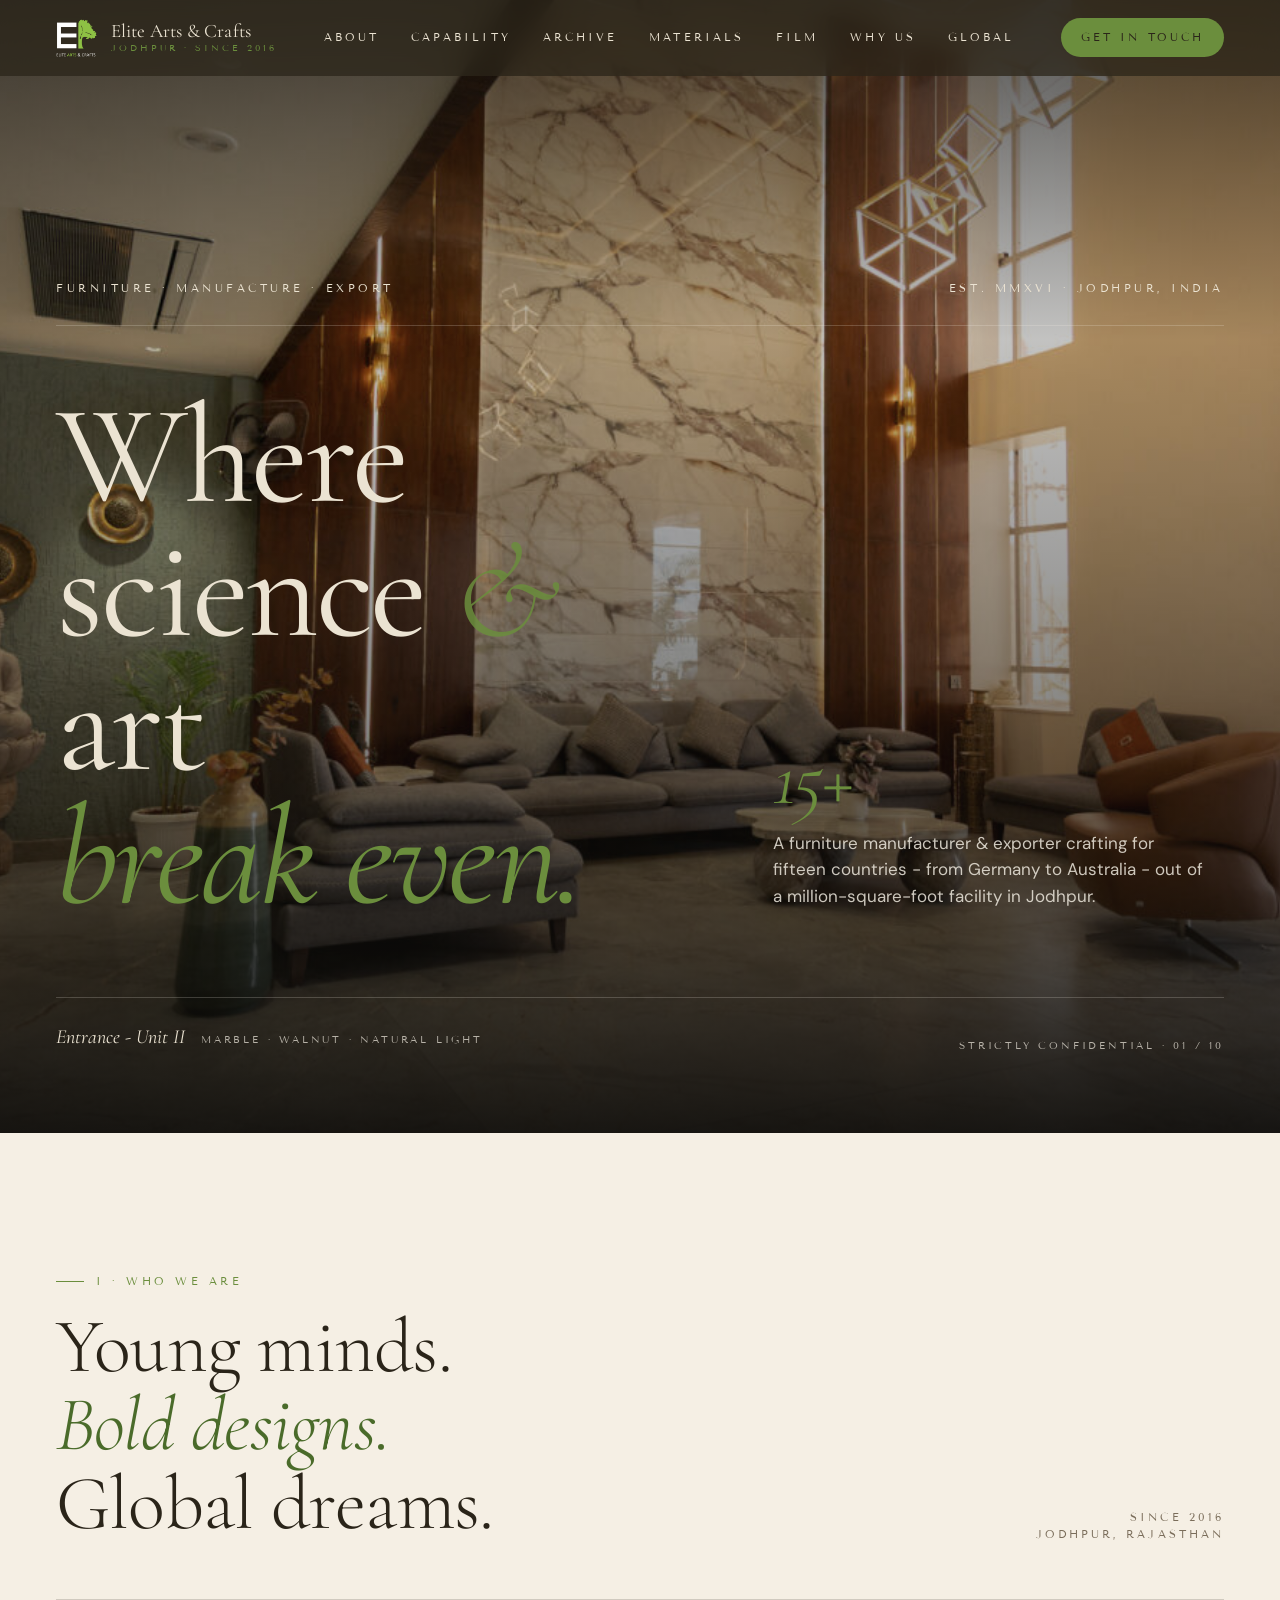
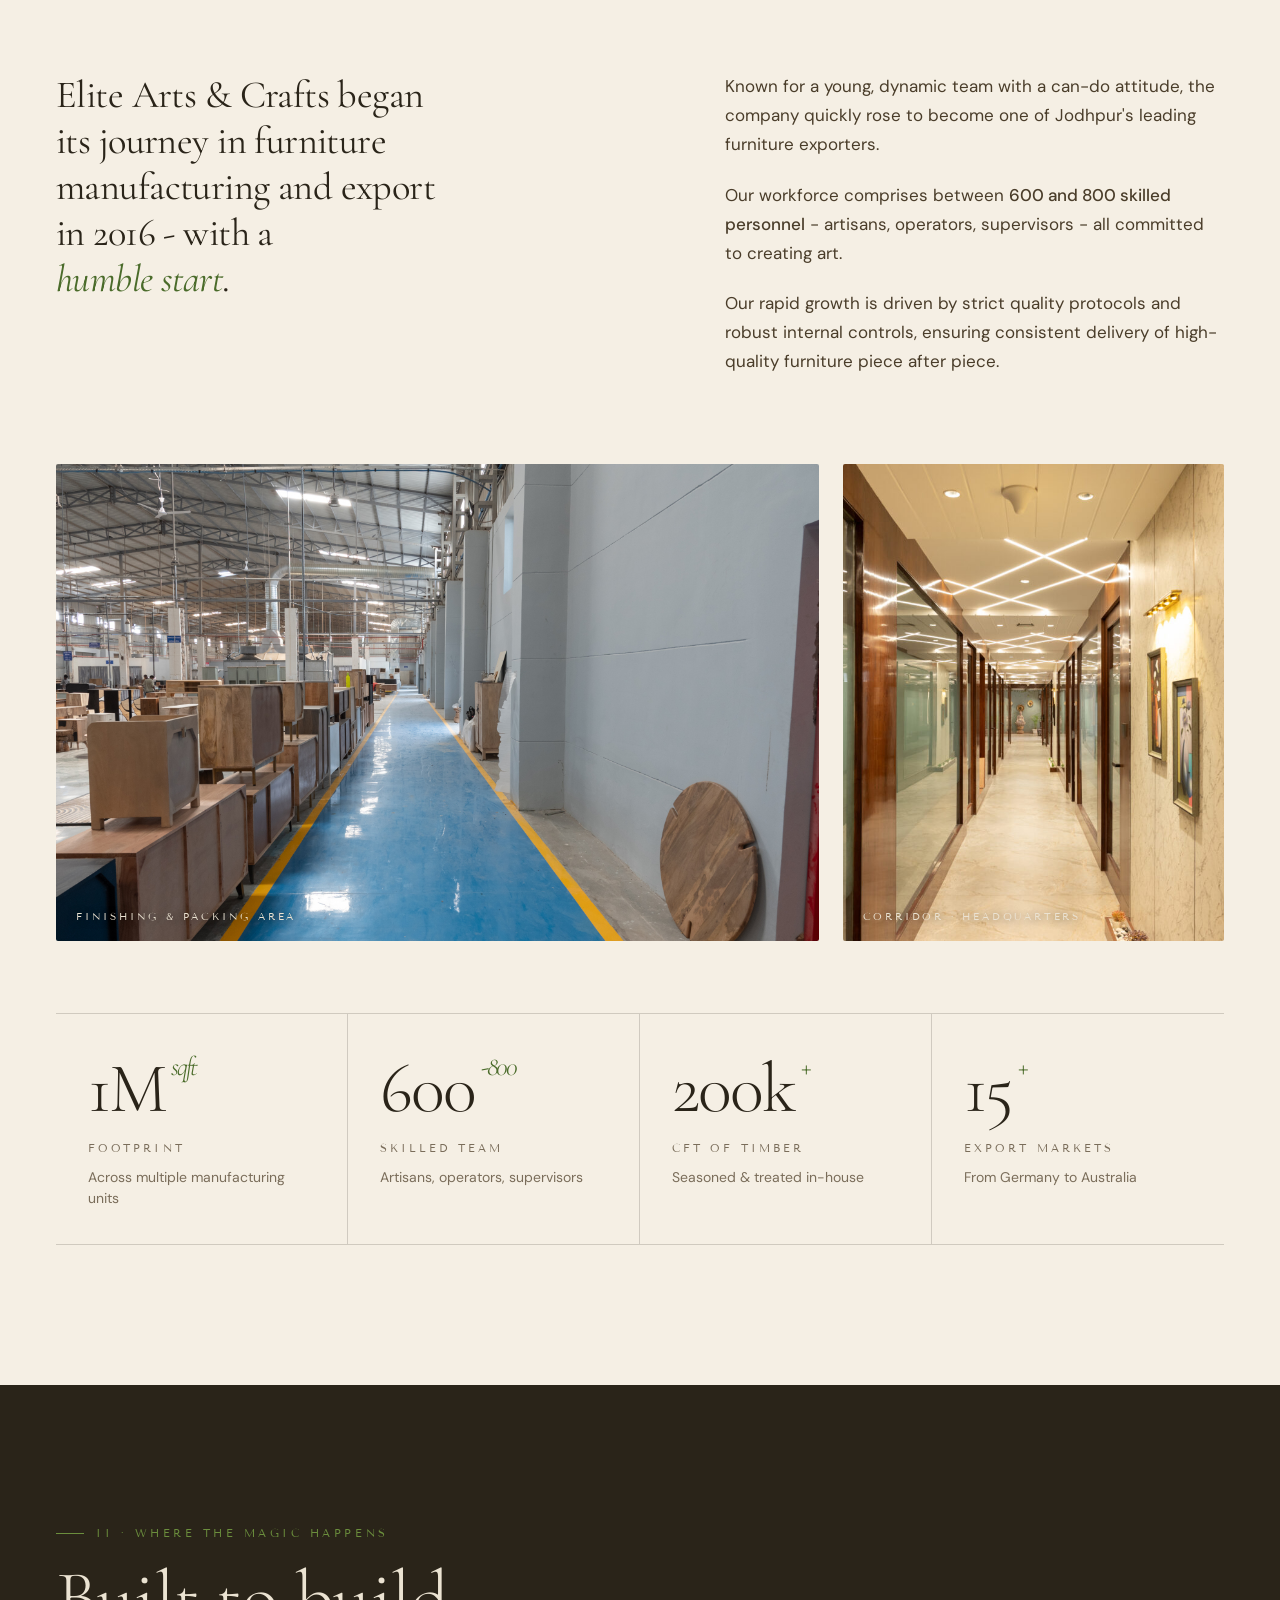
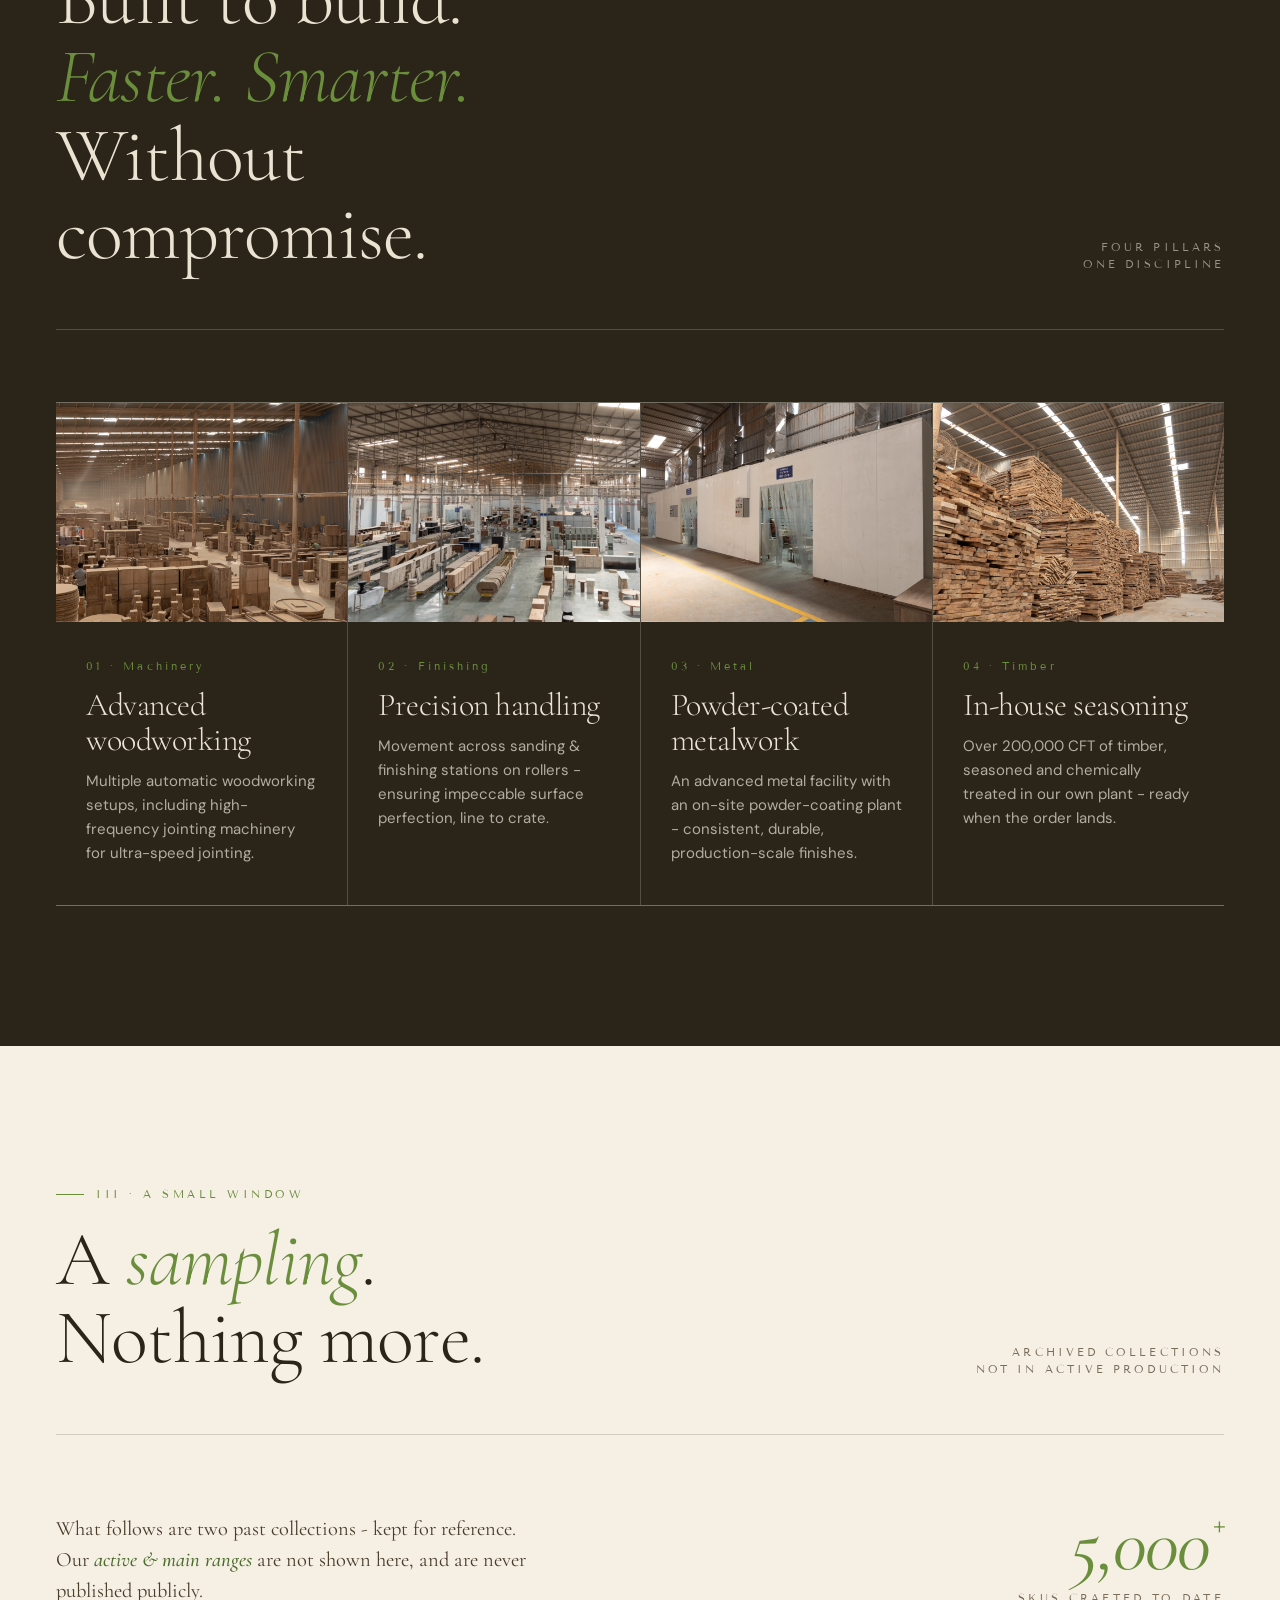
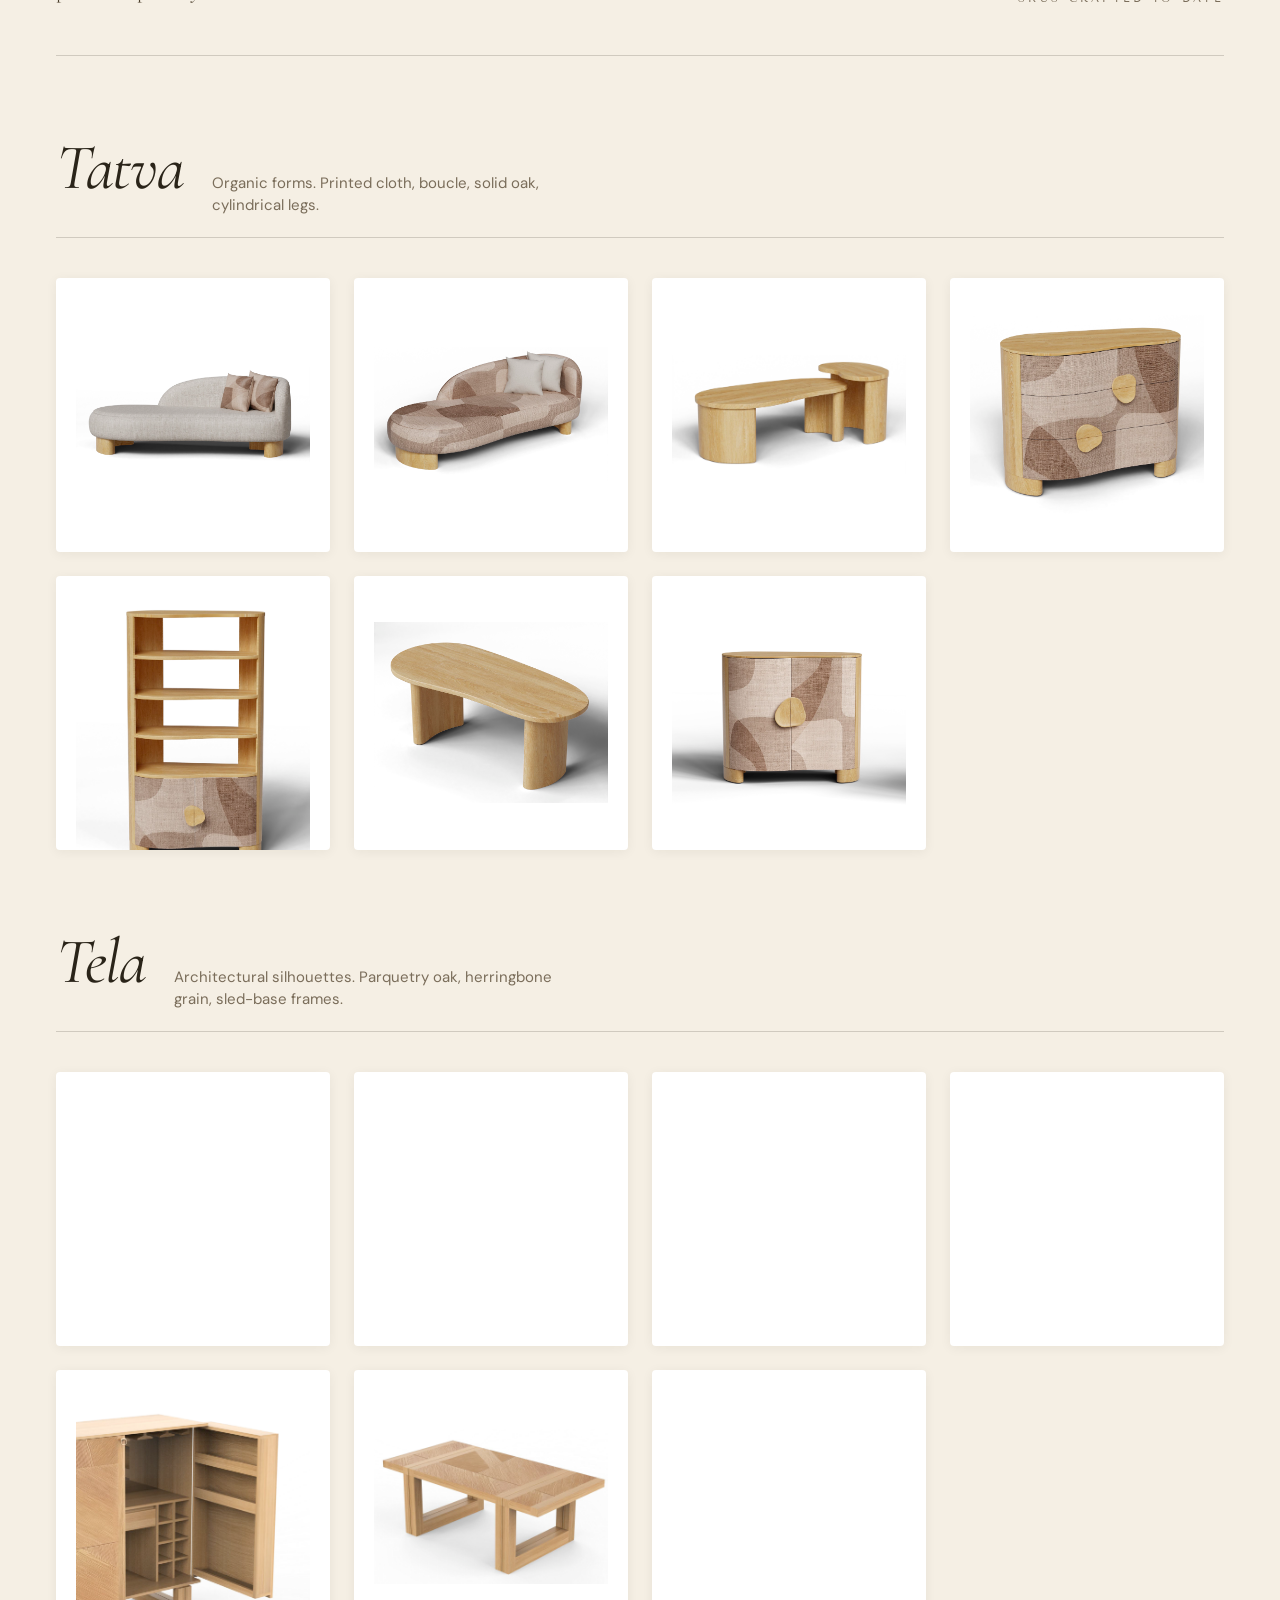
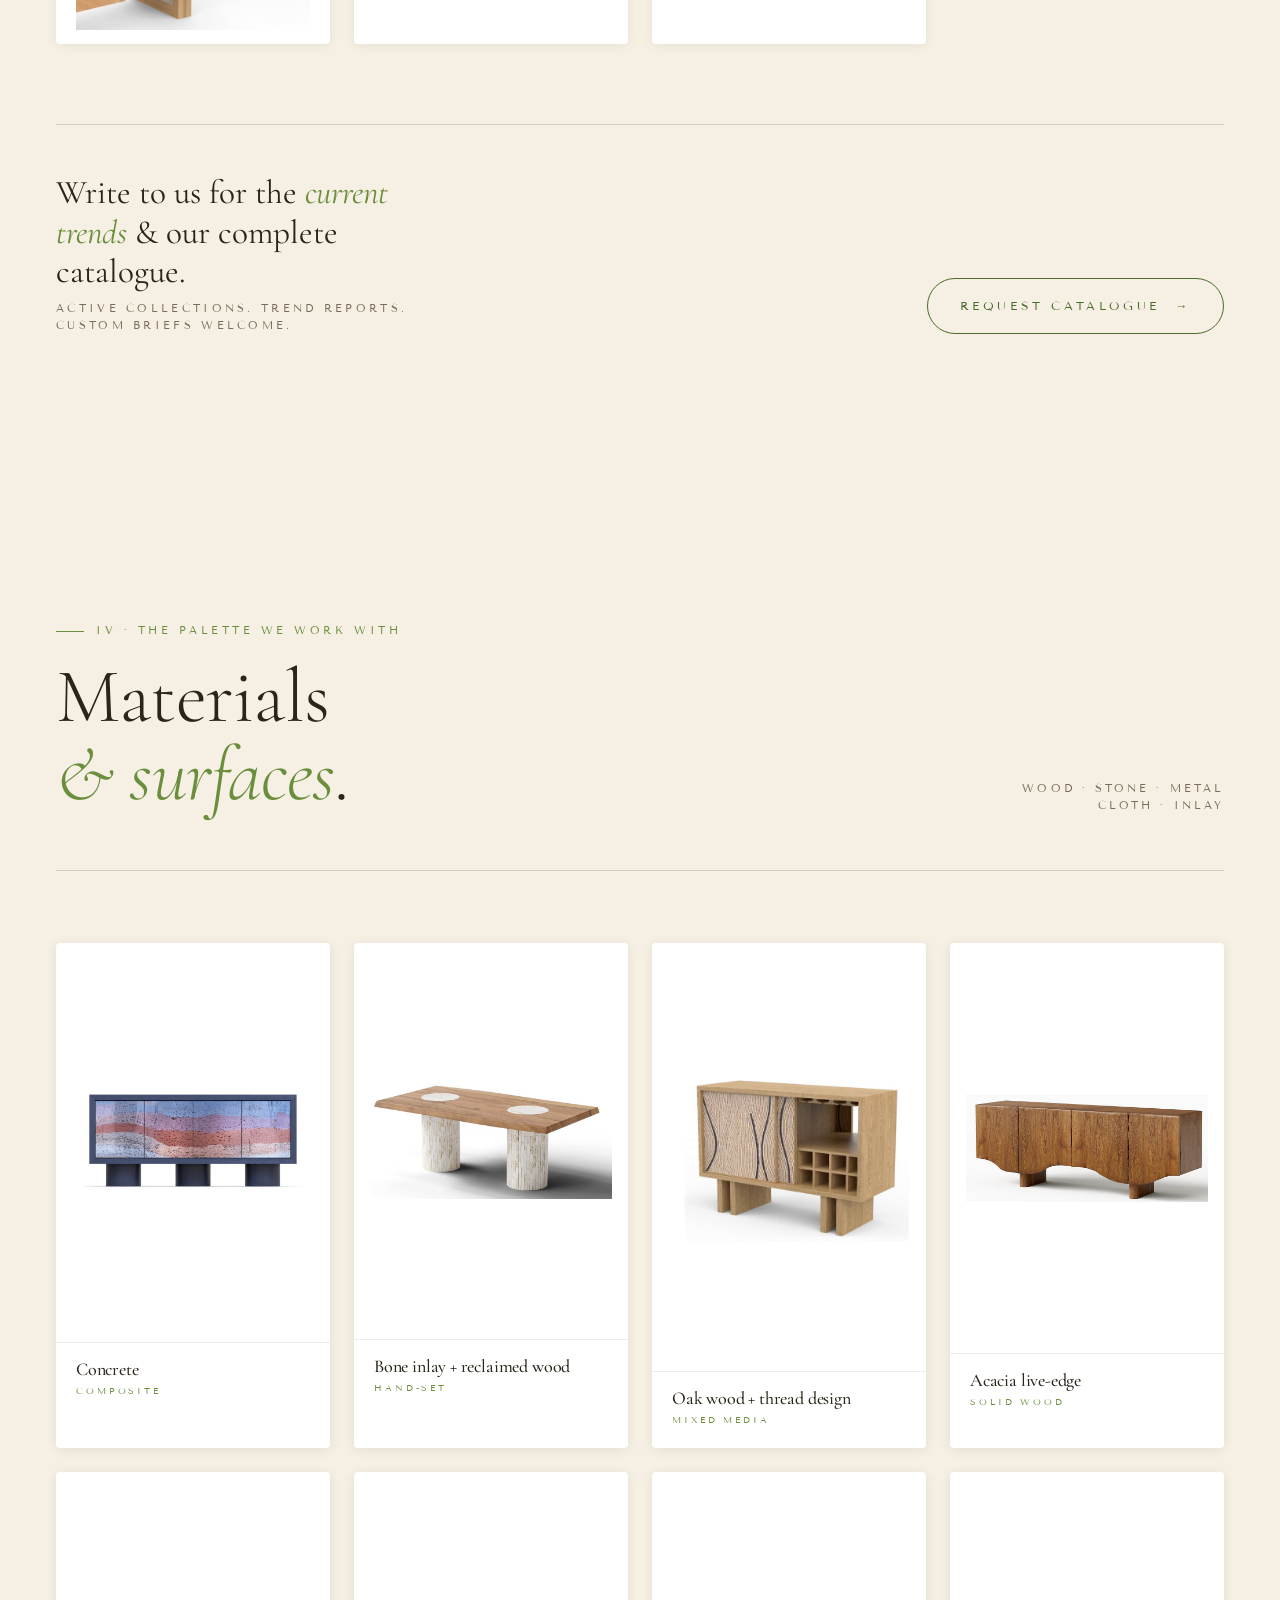
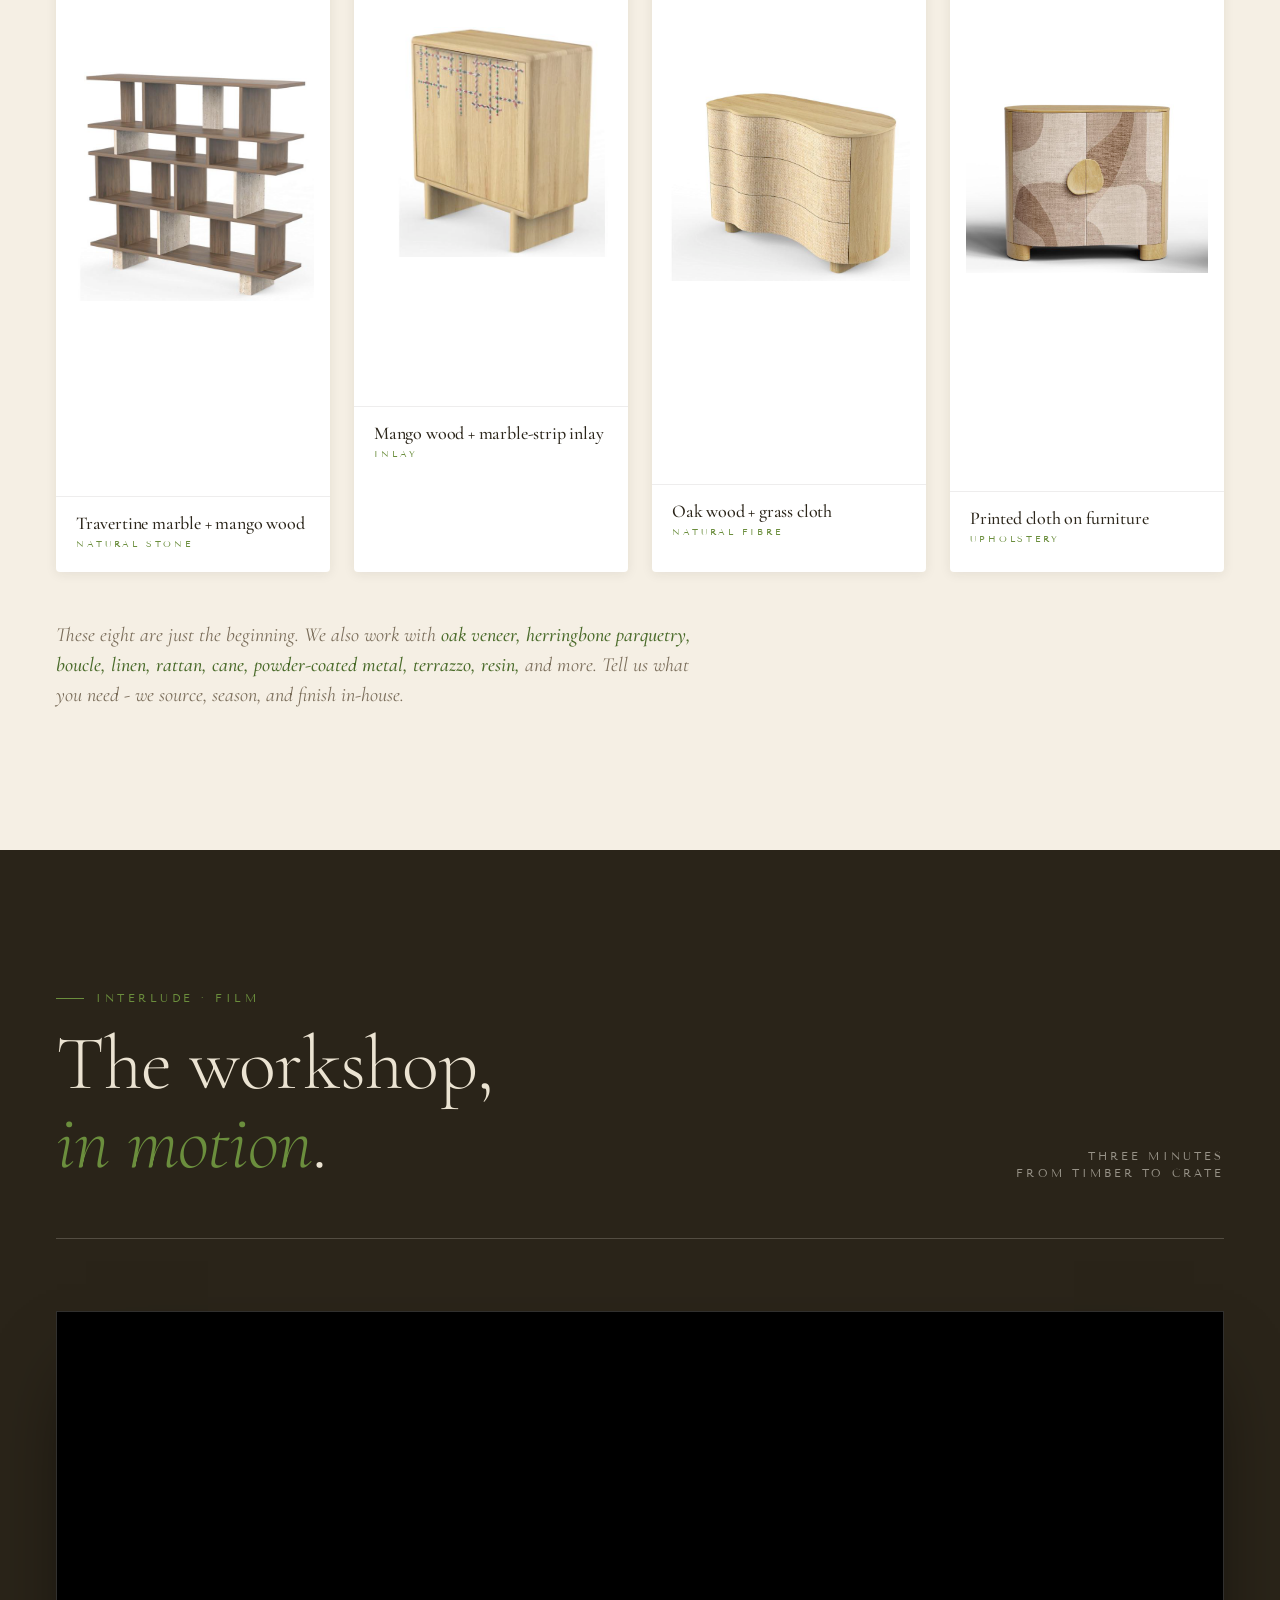
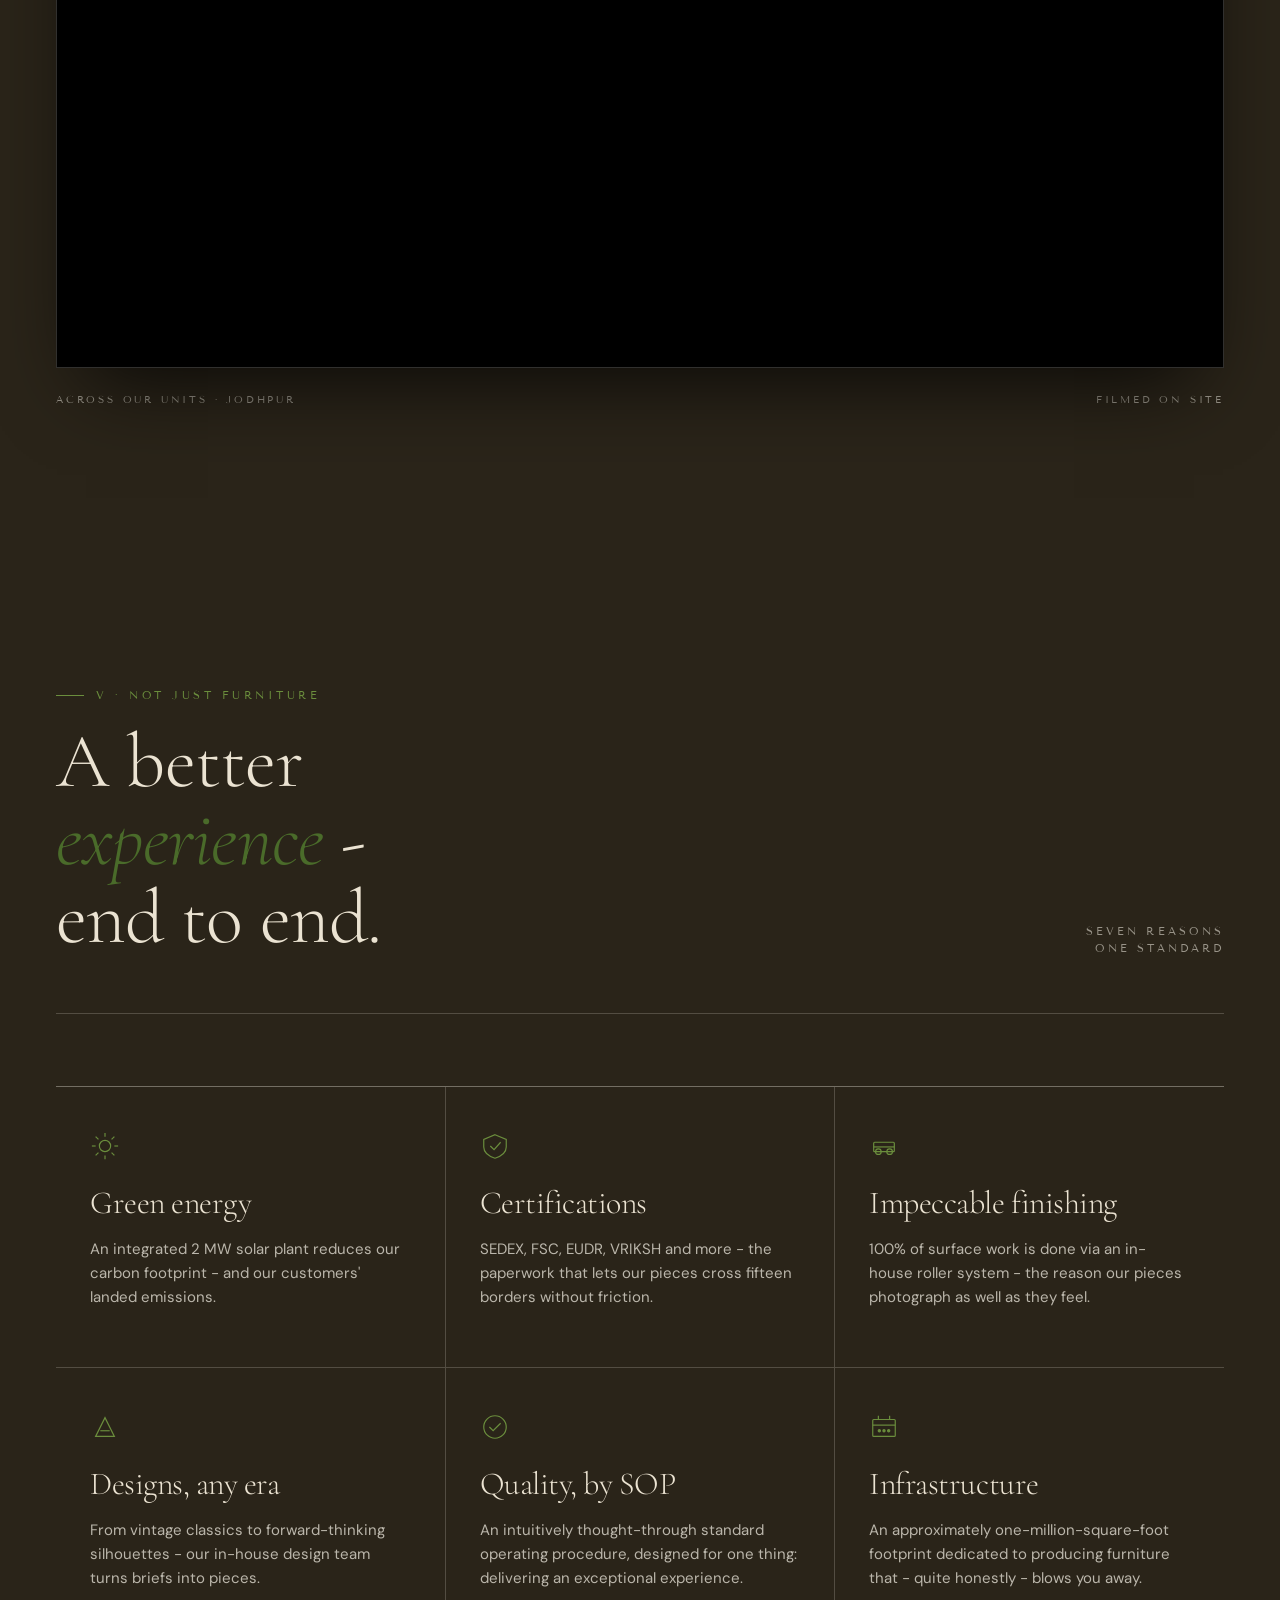
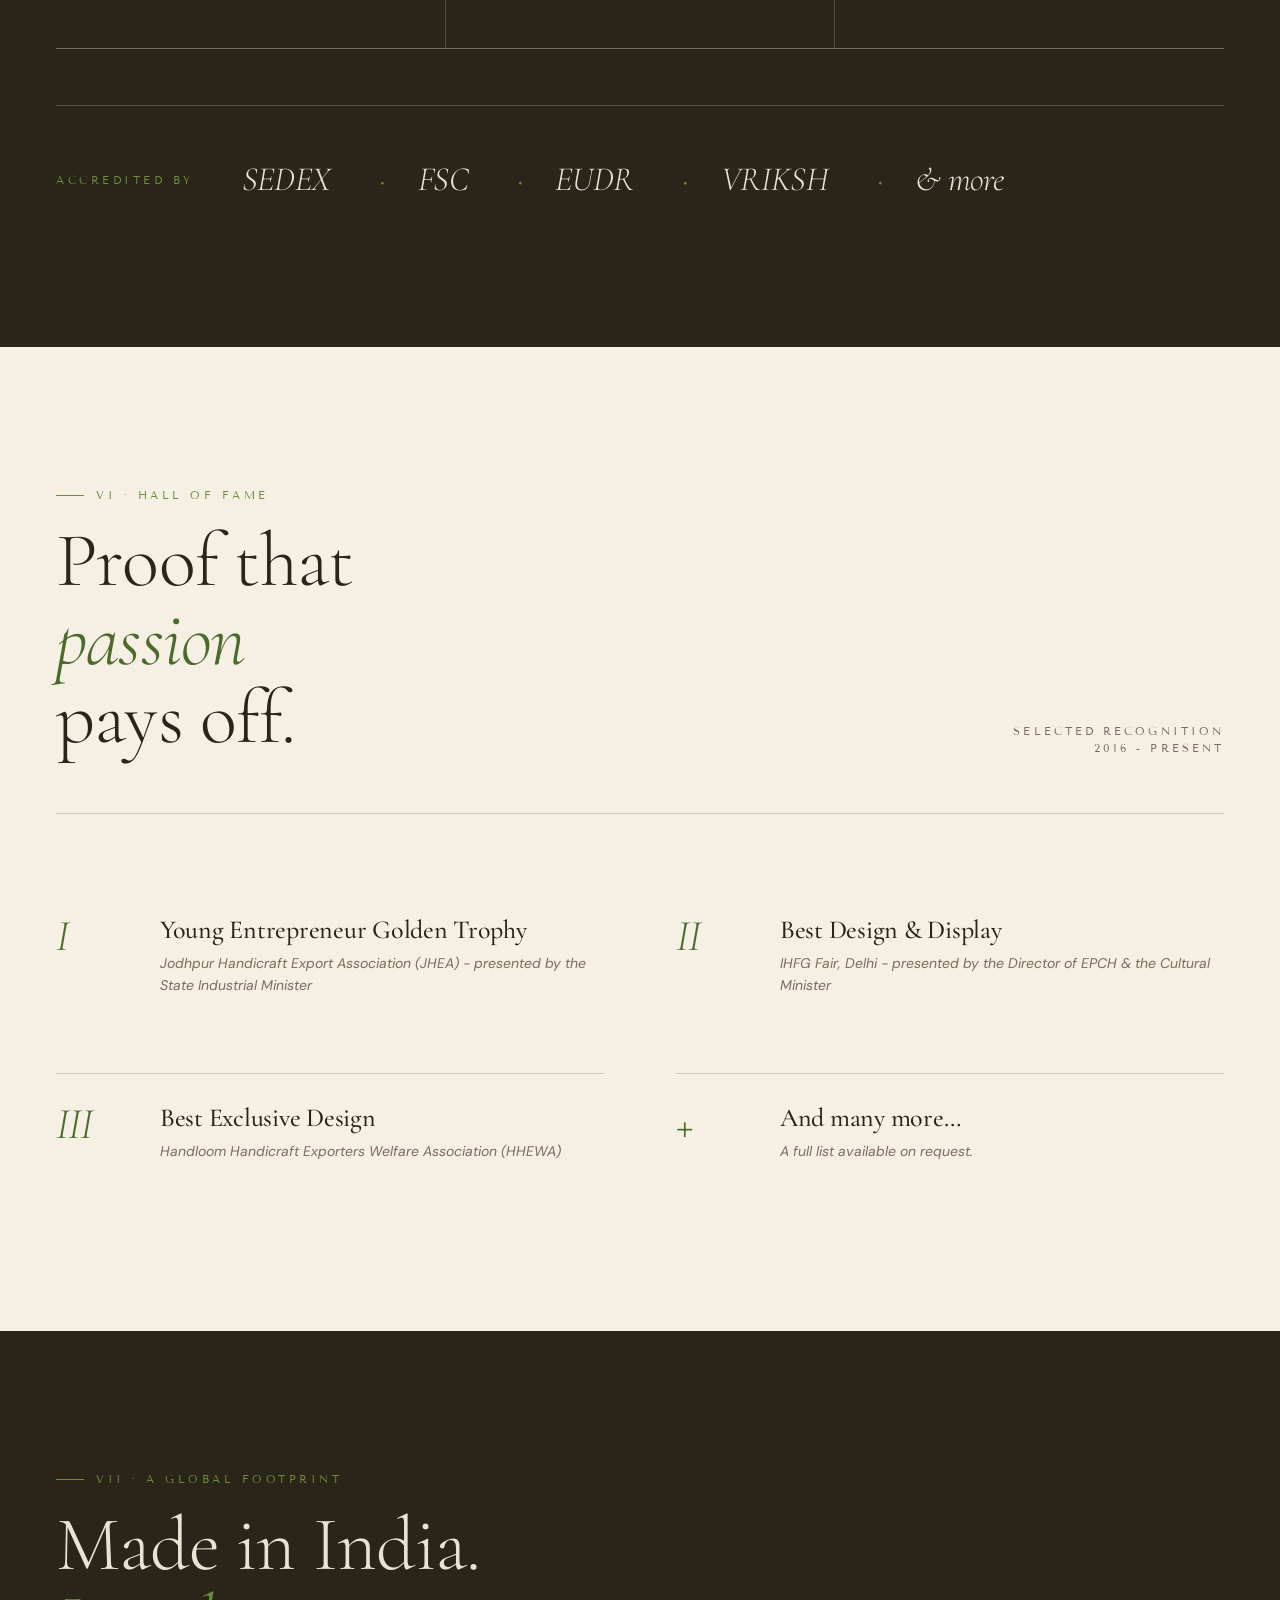
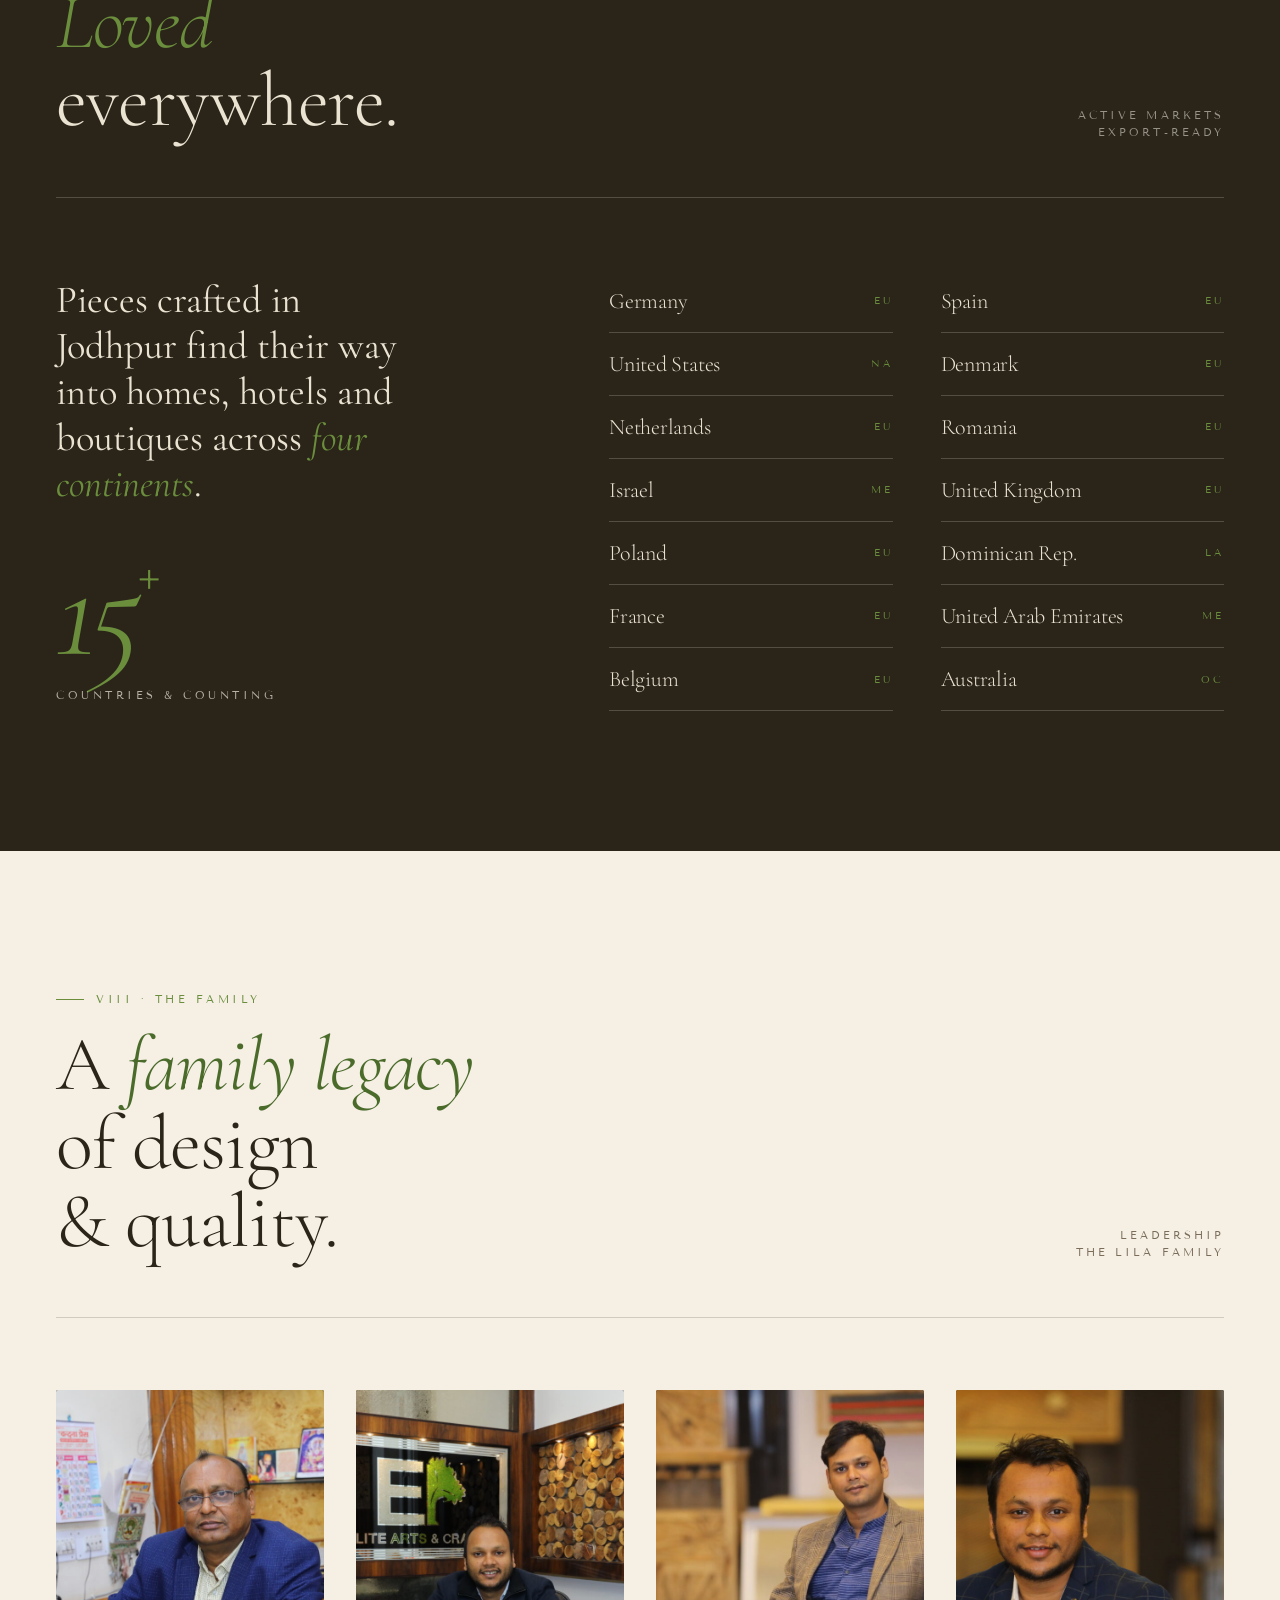
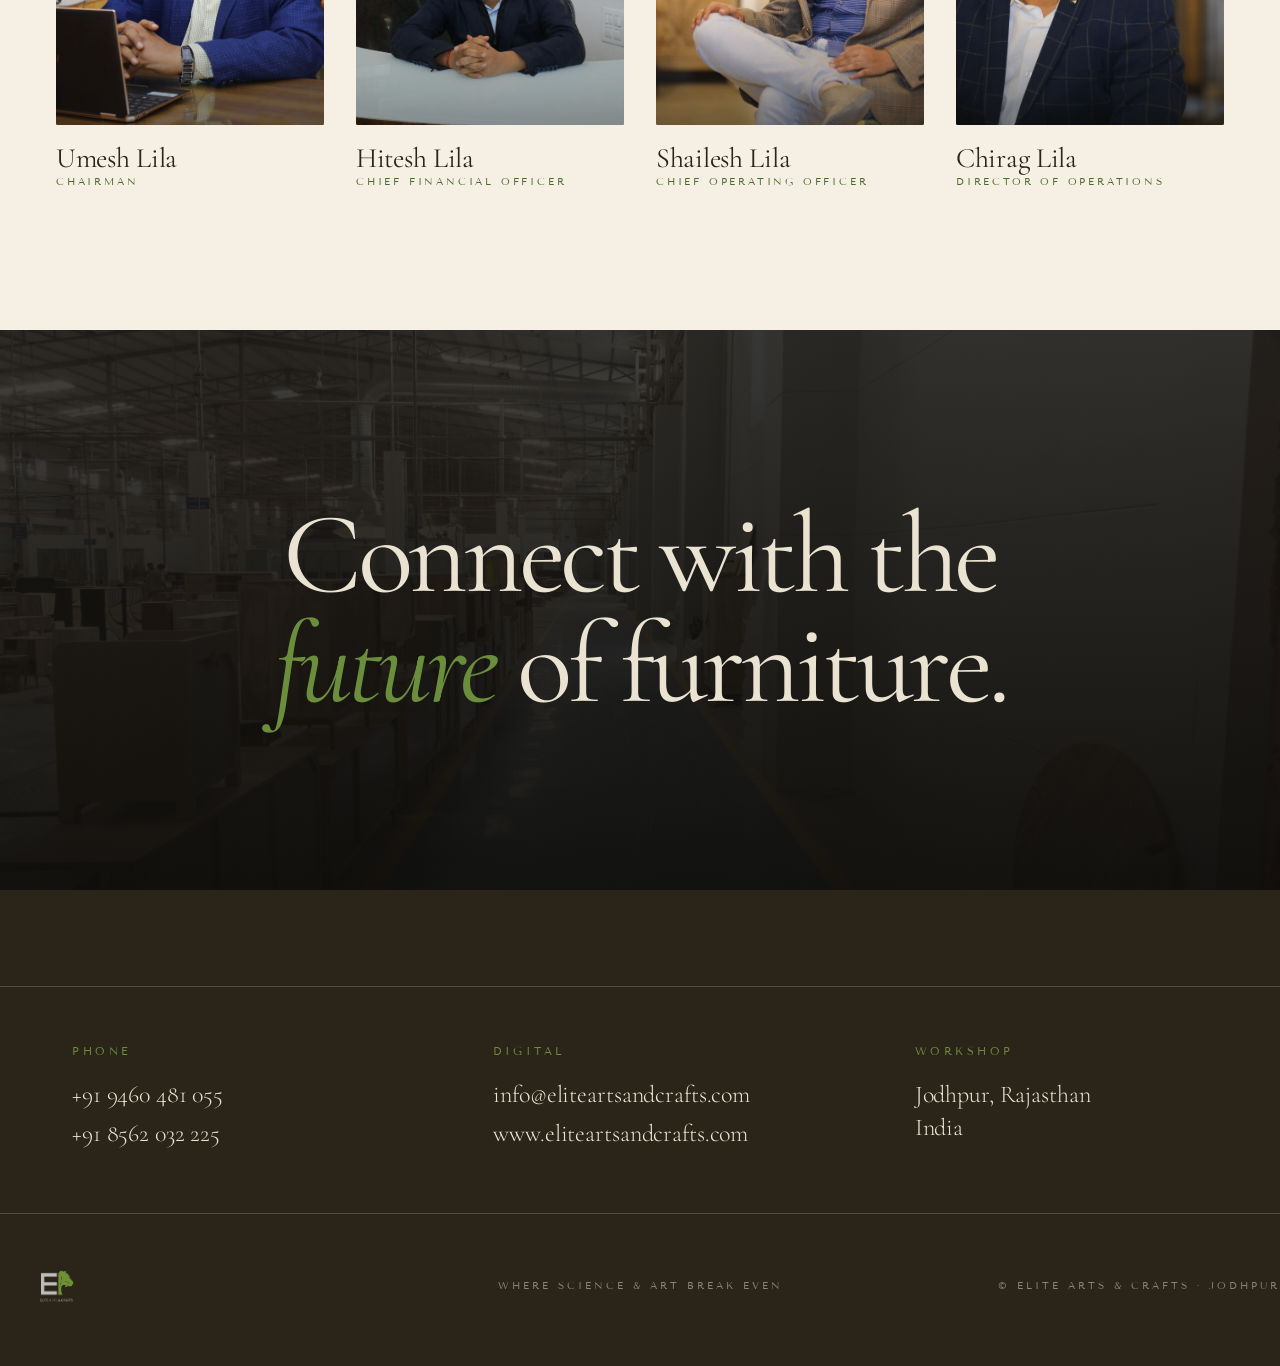
<file: category/7/index.html>
<!doctype html>
<html lang="en">
<head>
<meta charset="utf-8" />
<title>Dining Room · Elite Arts &amp; Crafts</title>
<meta name="robots" content="noindex, follow" />
<link rel="canonical" href="https://eliteartsandcrafts.com/#products" />
<meta http-equiv="refresh" content="0; url=https://eliteartsandcrafts.com/#products" />
<script>location.replace('/#products');</script>
</head>
<body><p>Redirecting to <a href="https://eliteartsandcrafts.com/#products">Elite Arts &amp; Crafts</a>…</p></body>
</html>
</file>
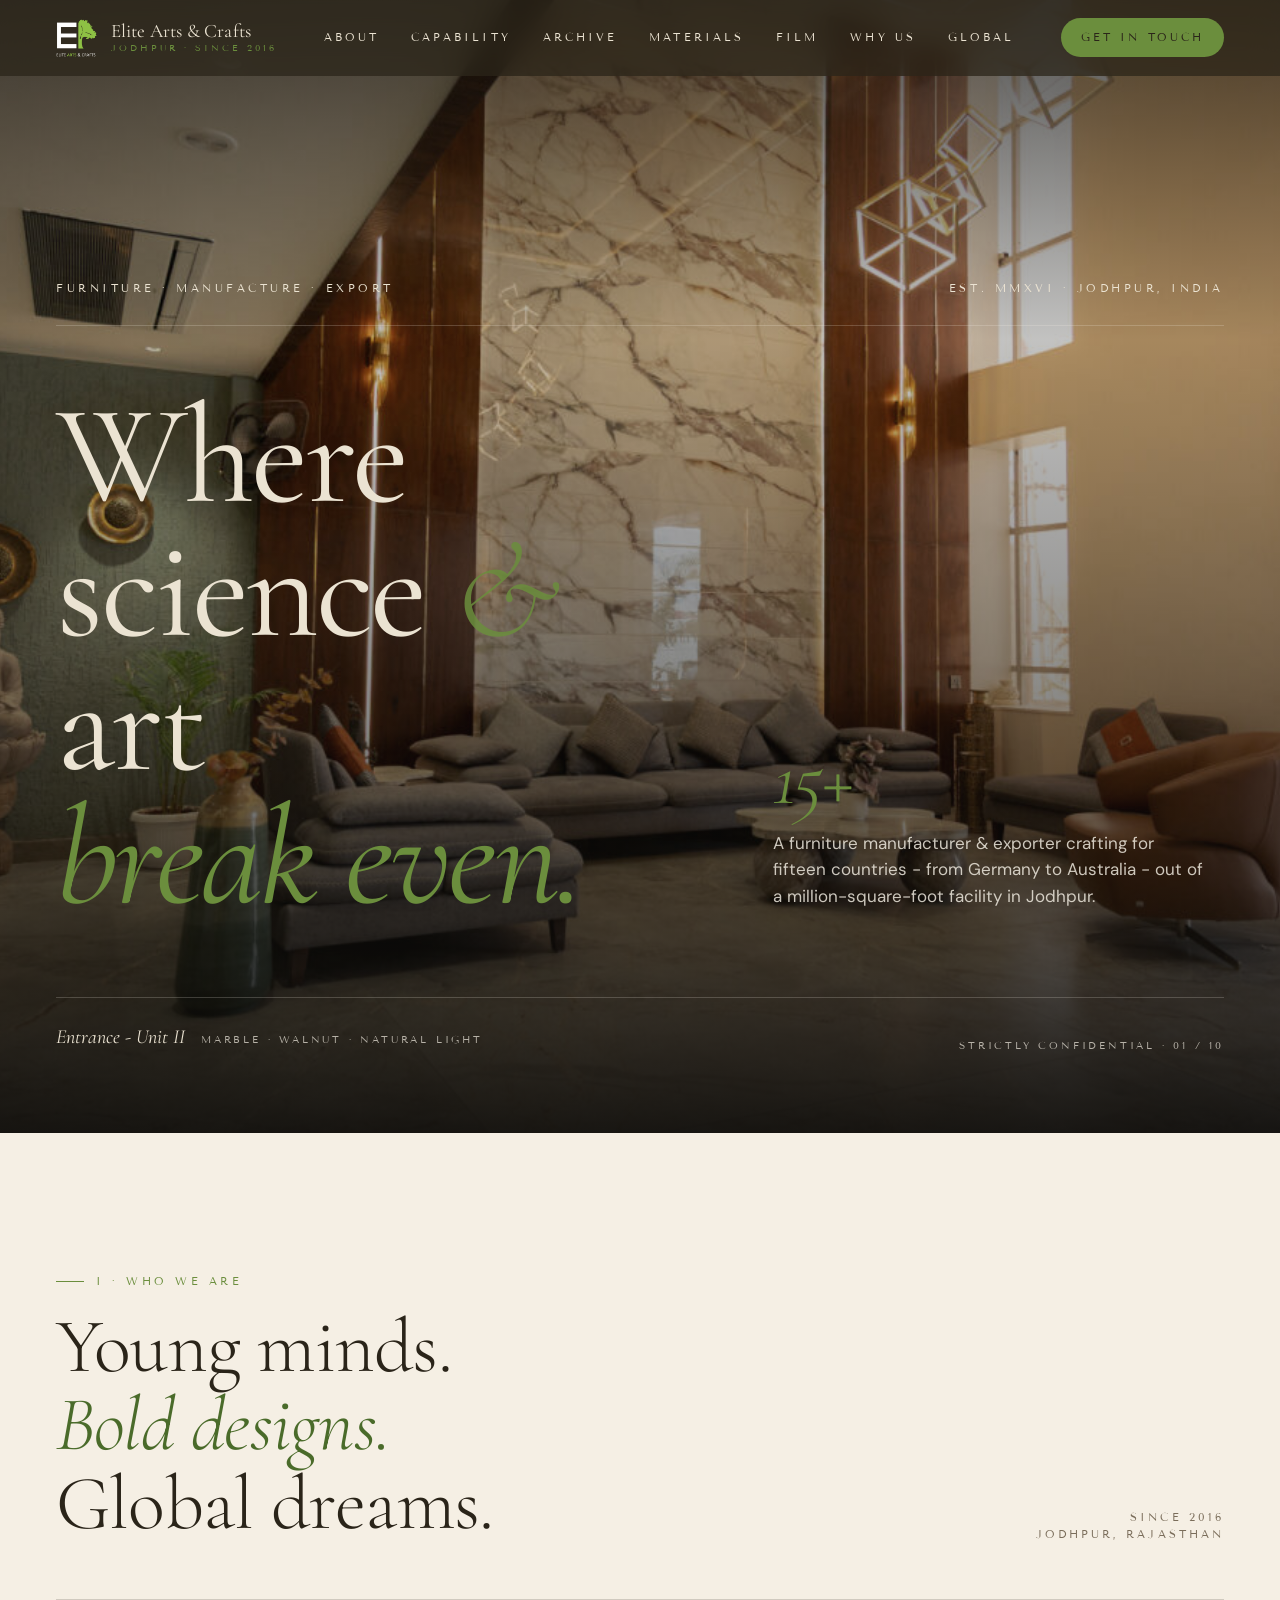
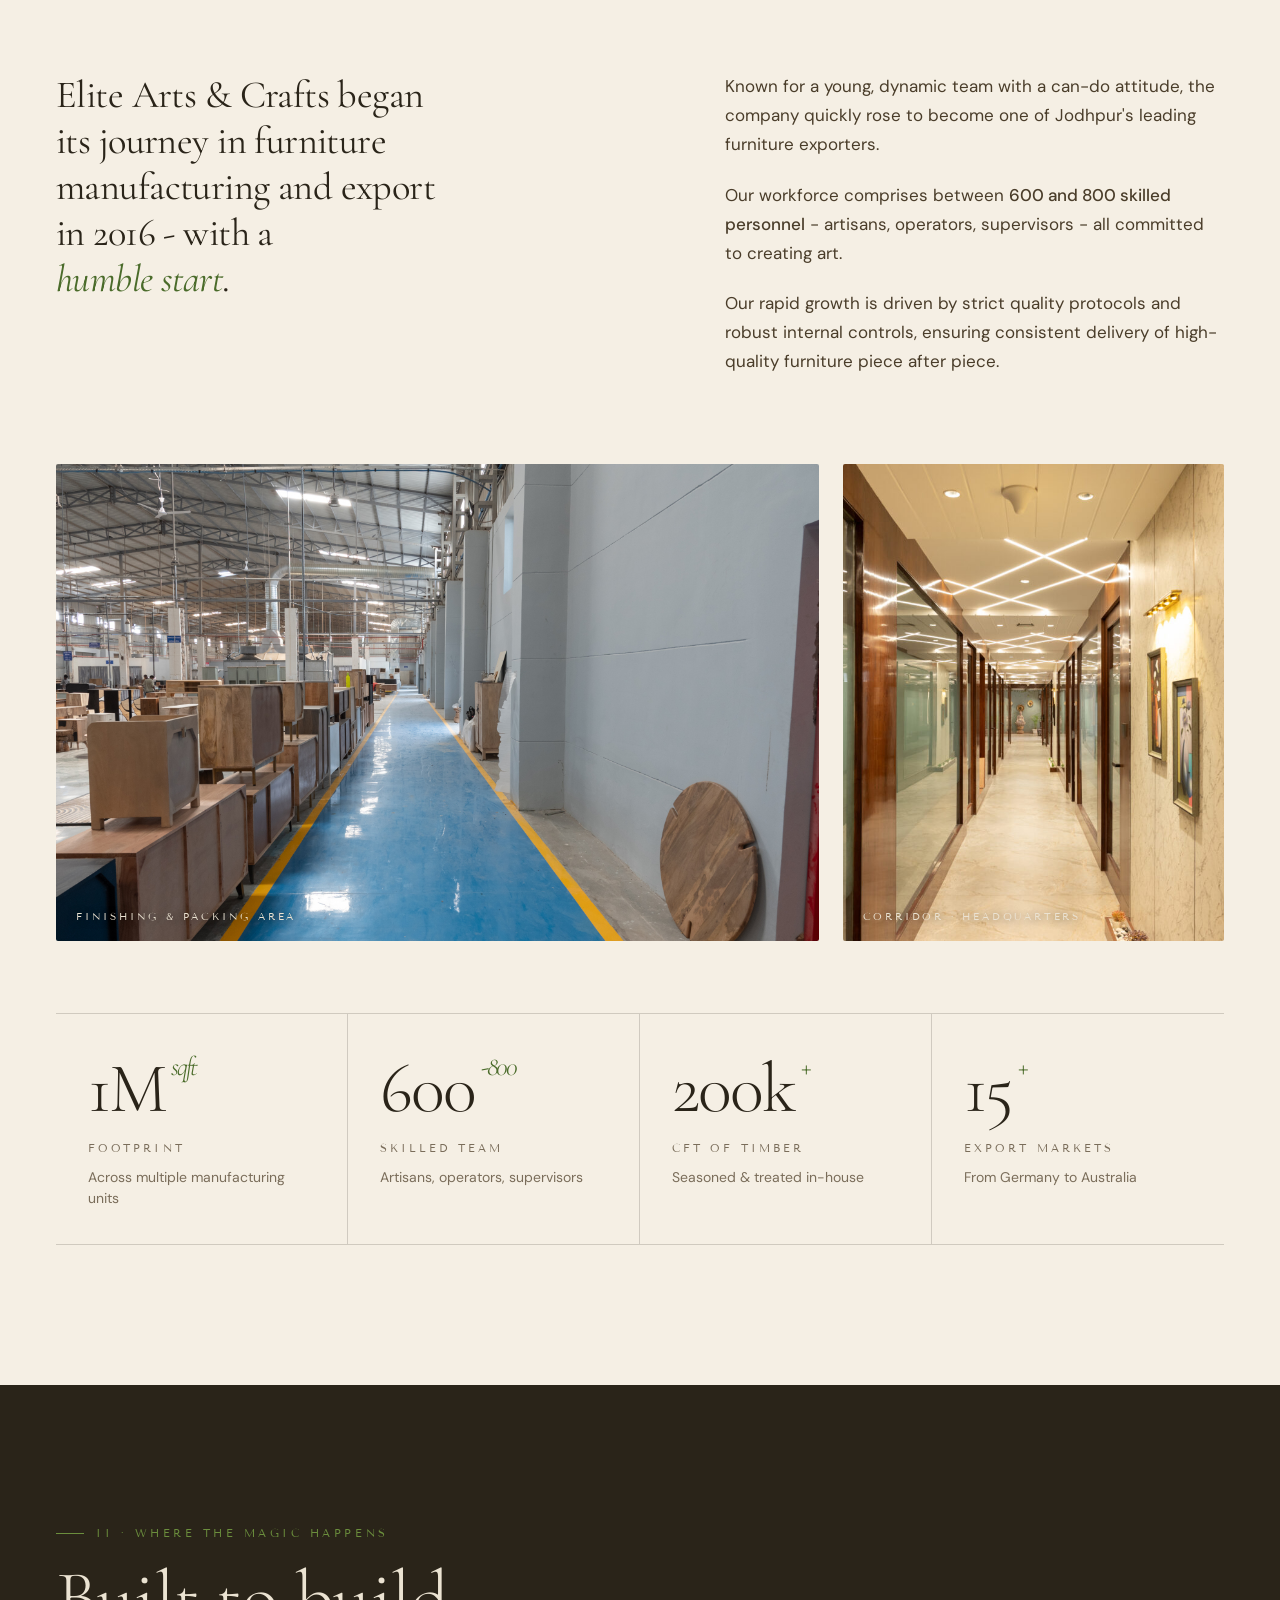
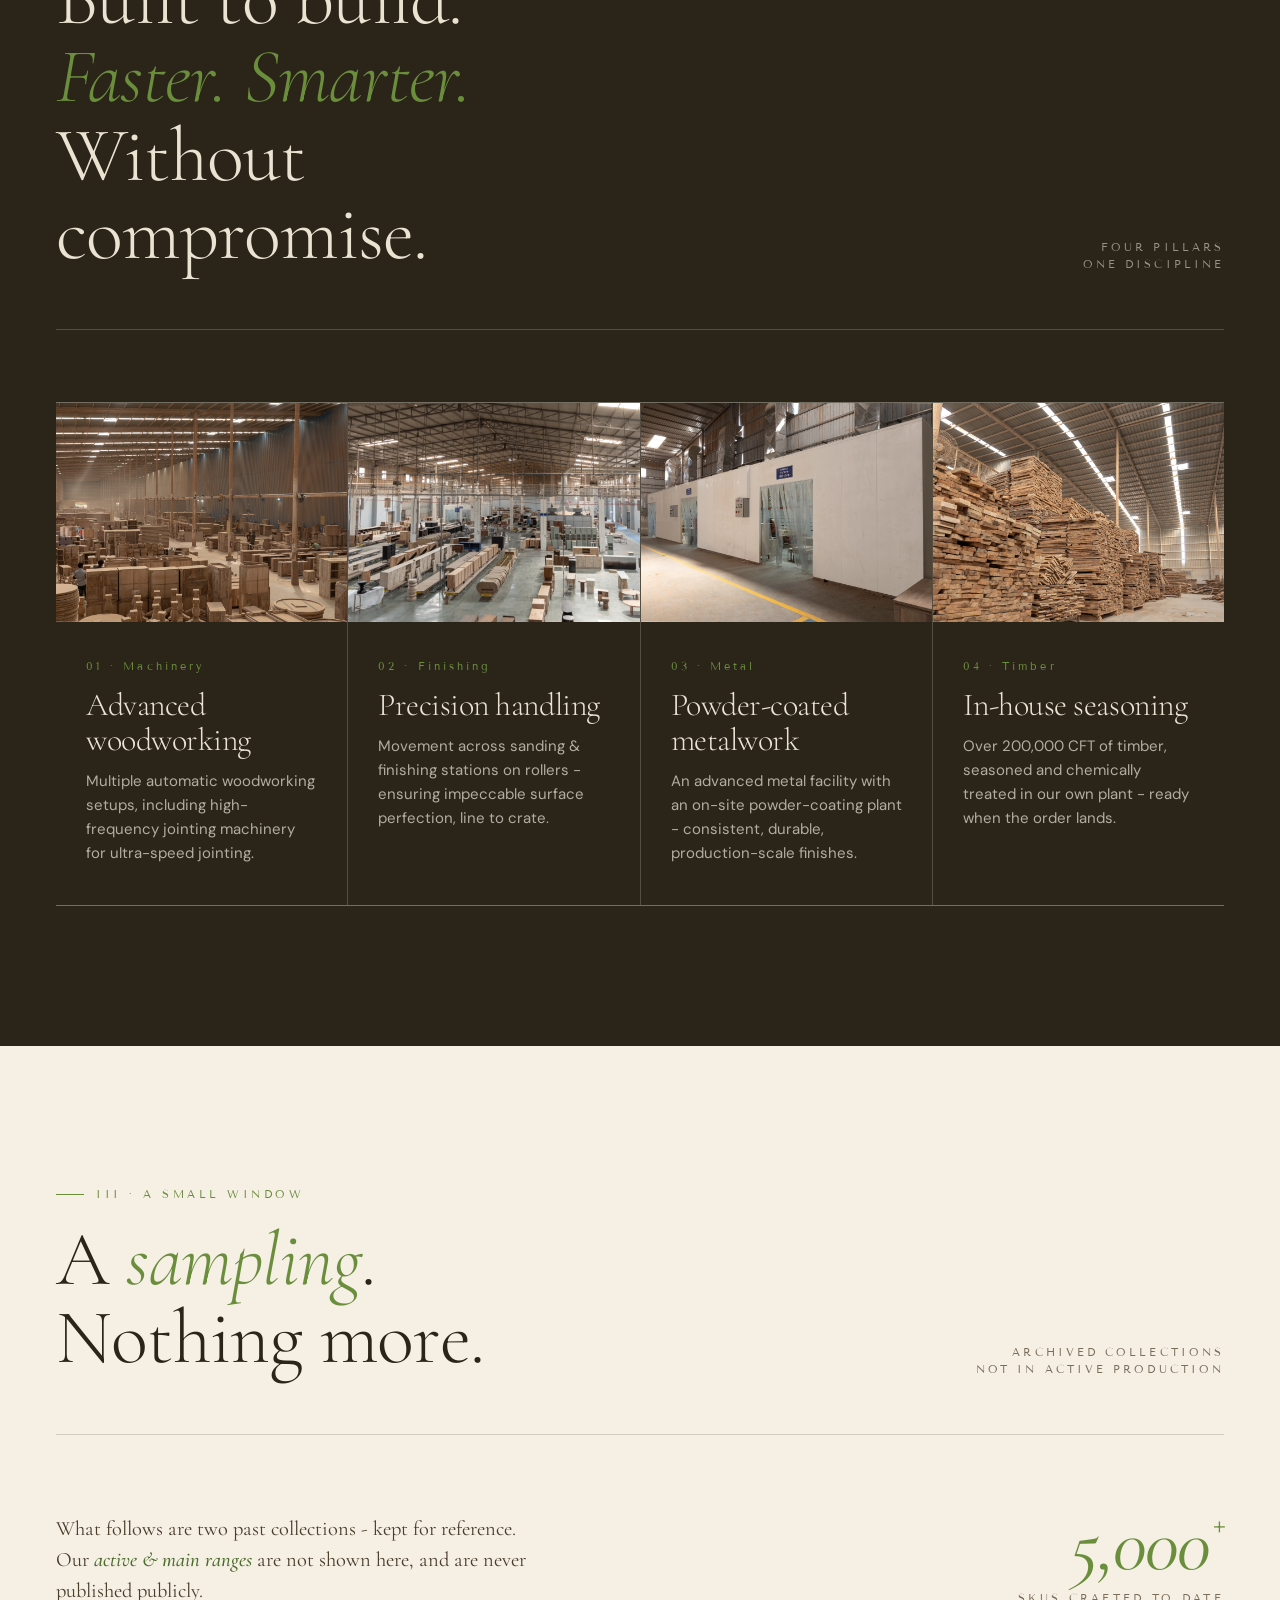
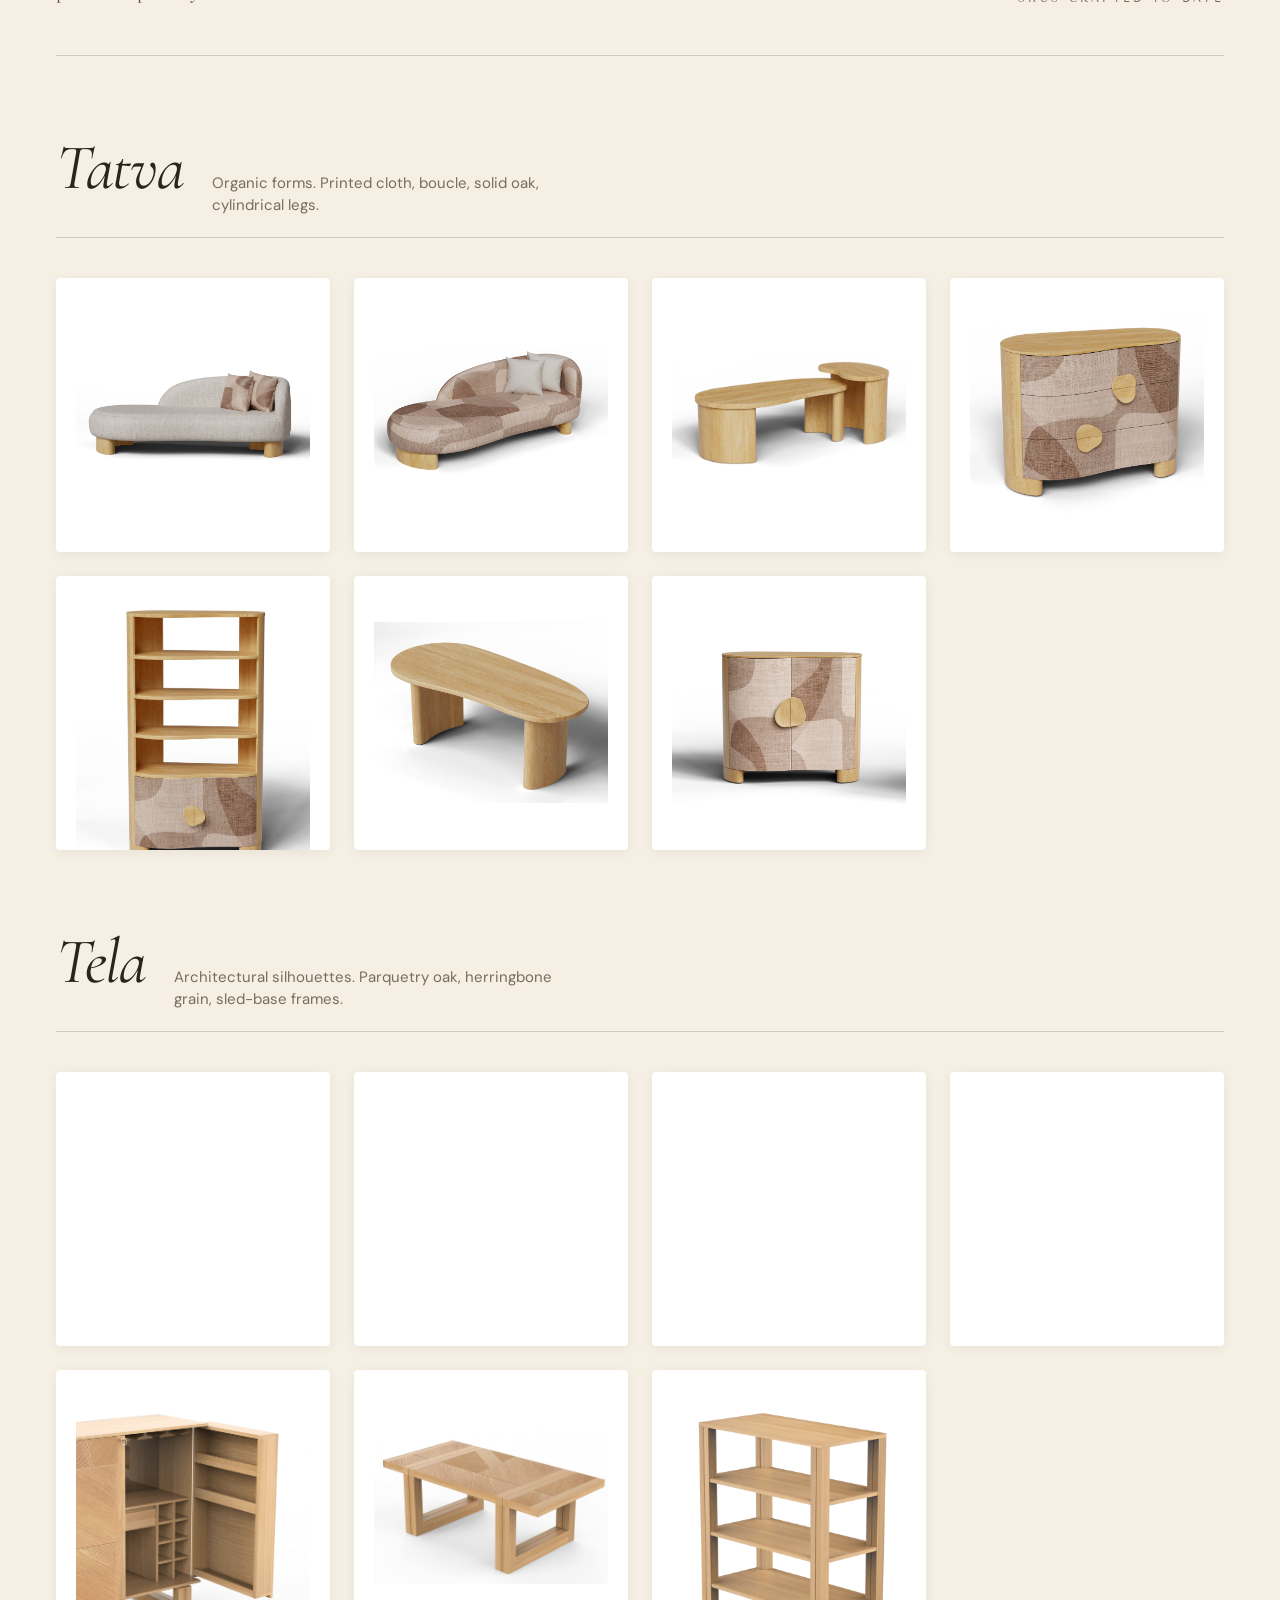
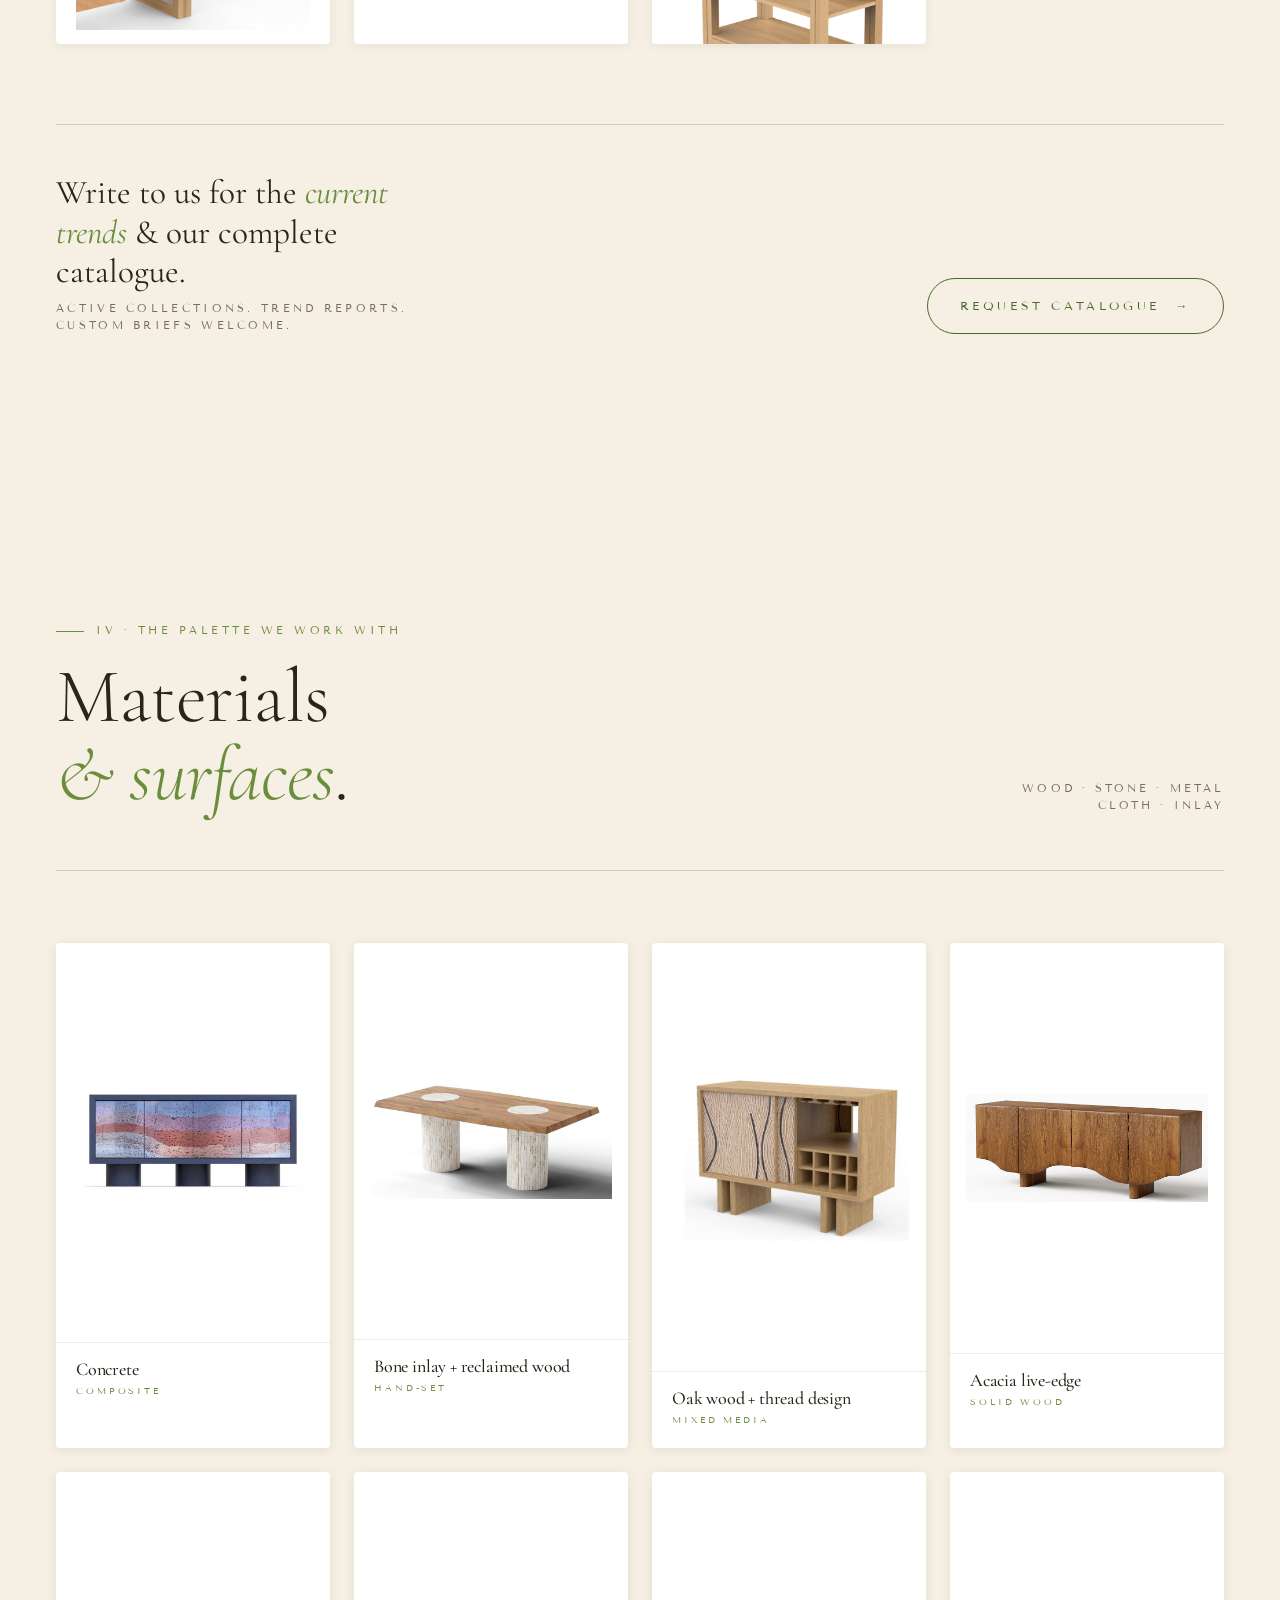
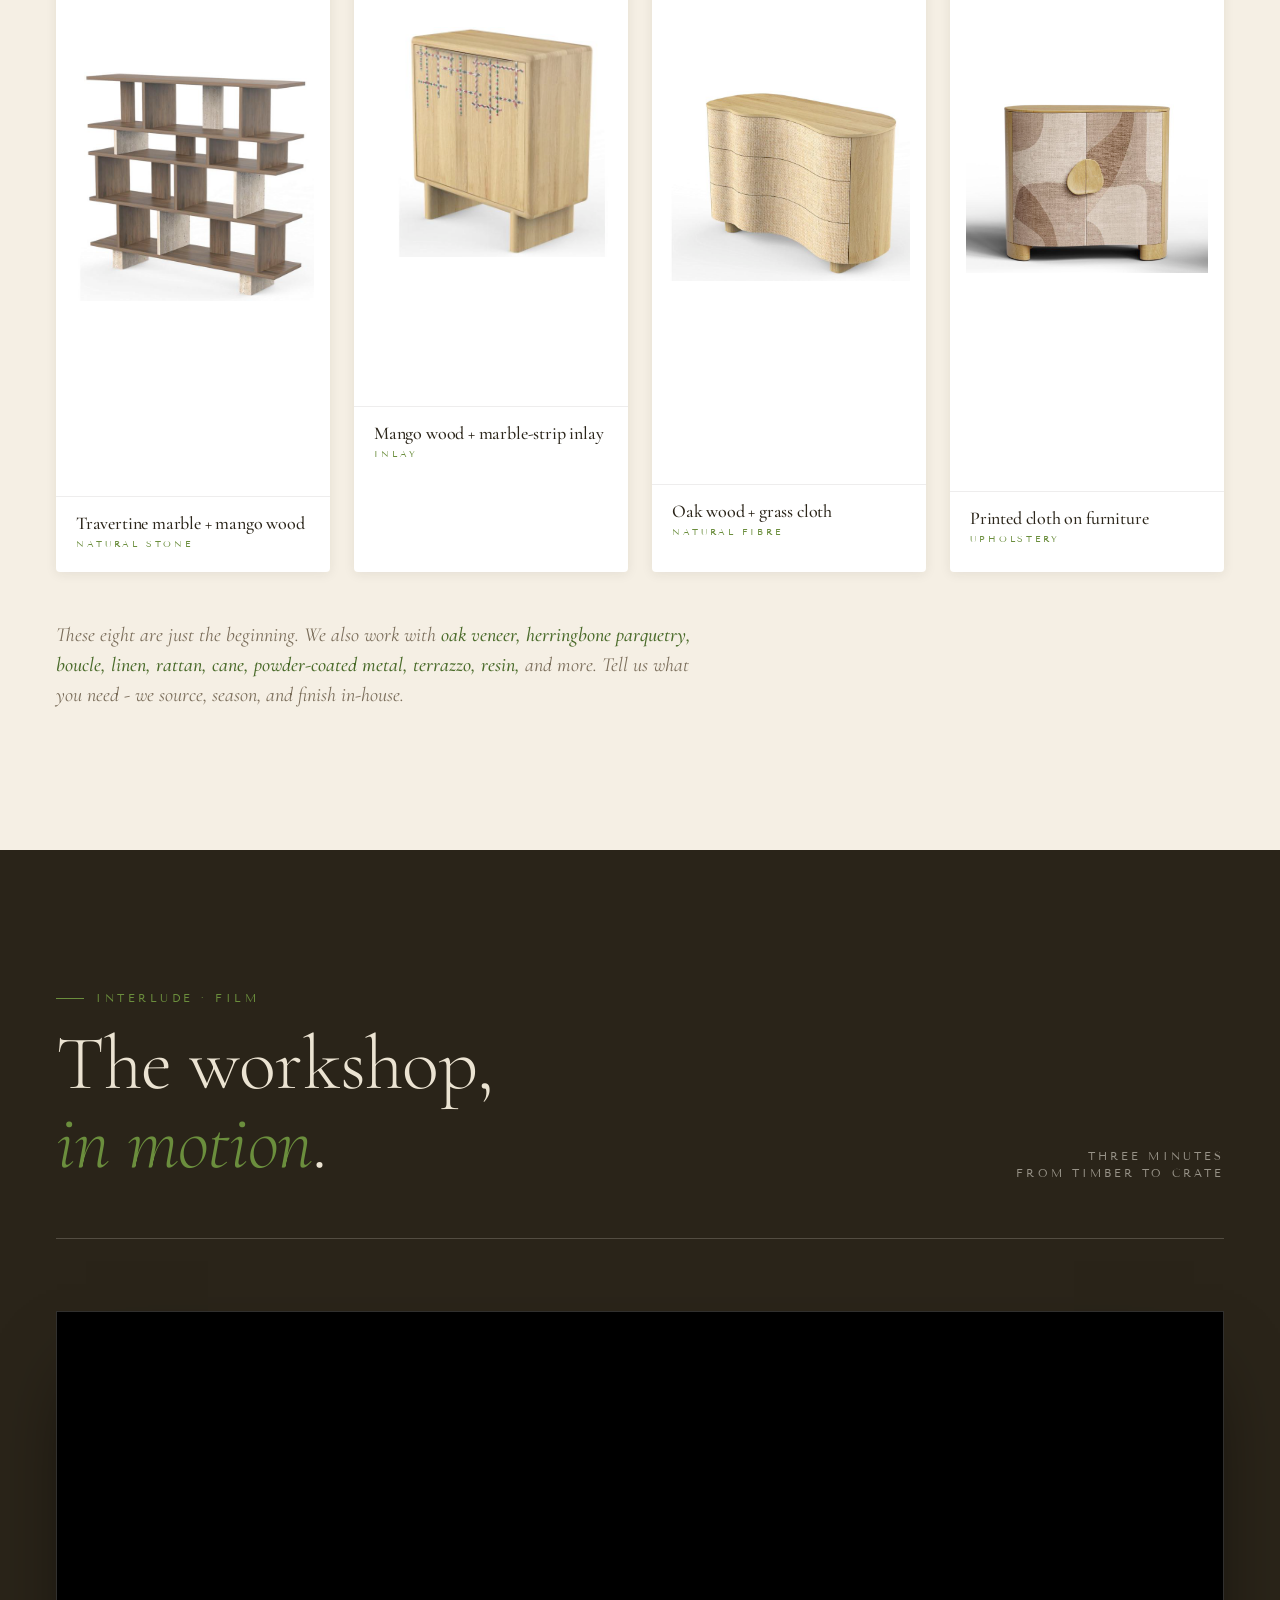
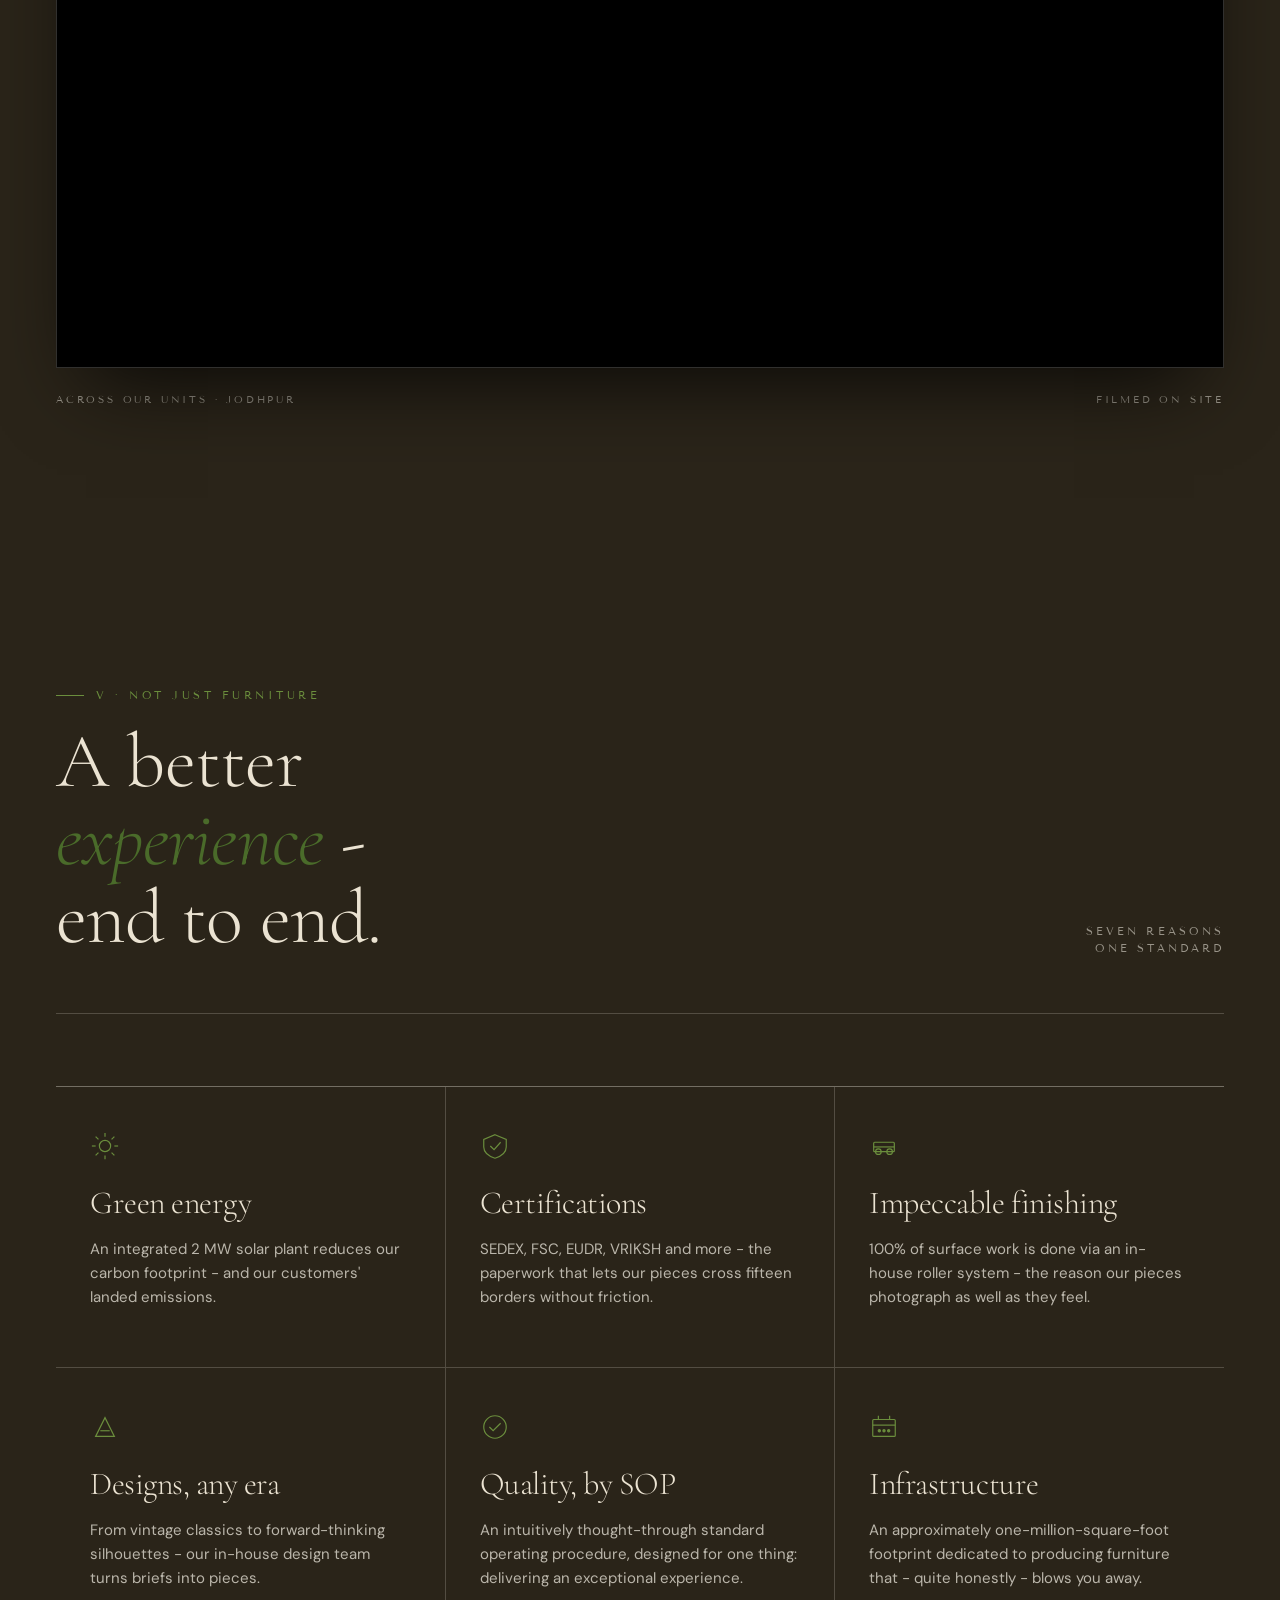
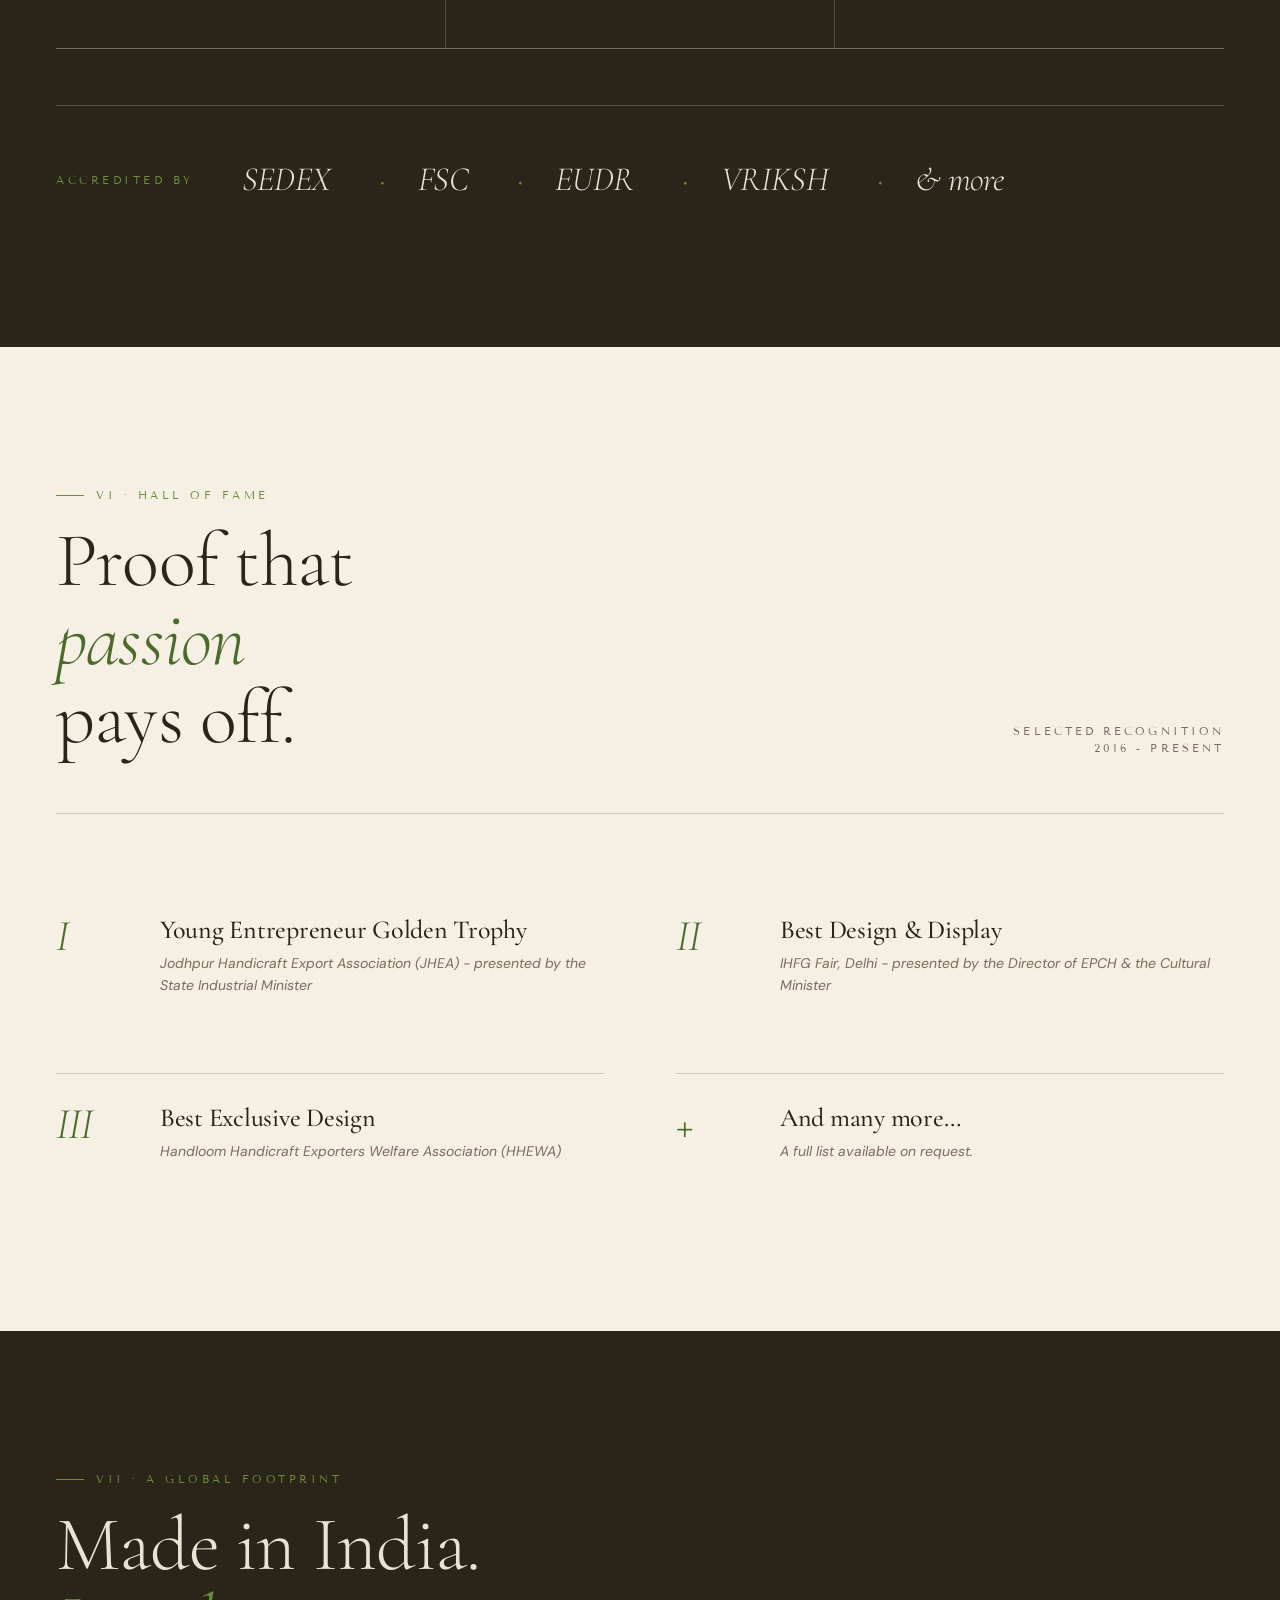
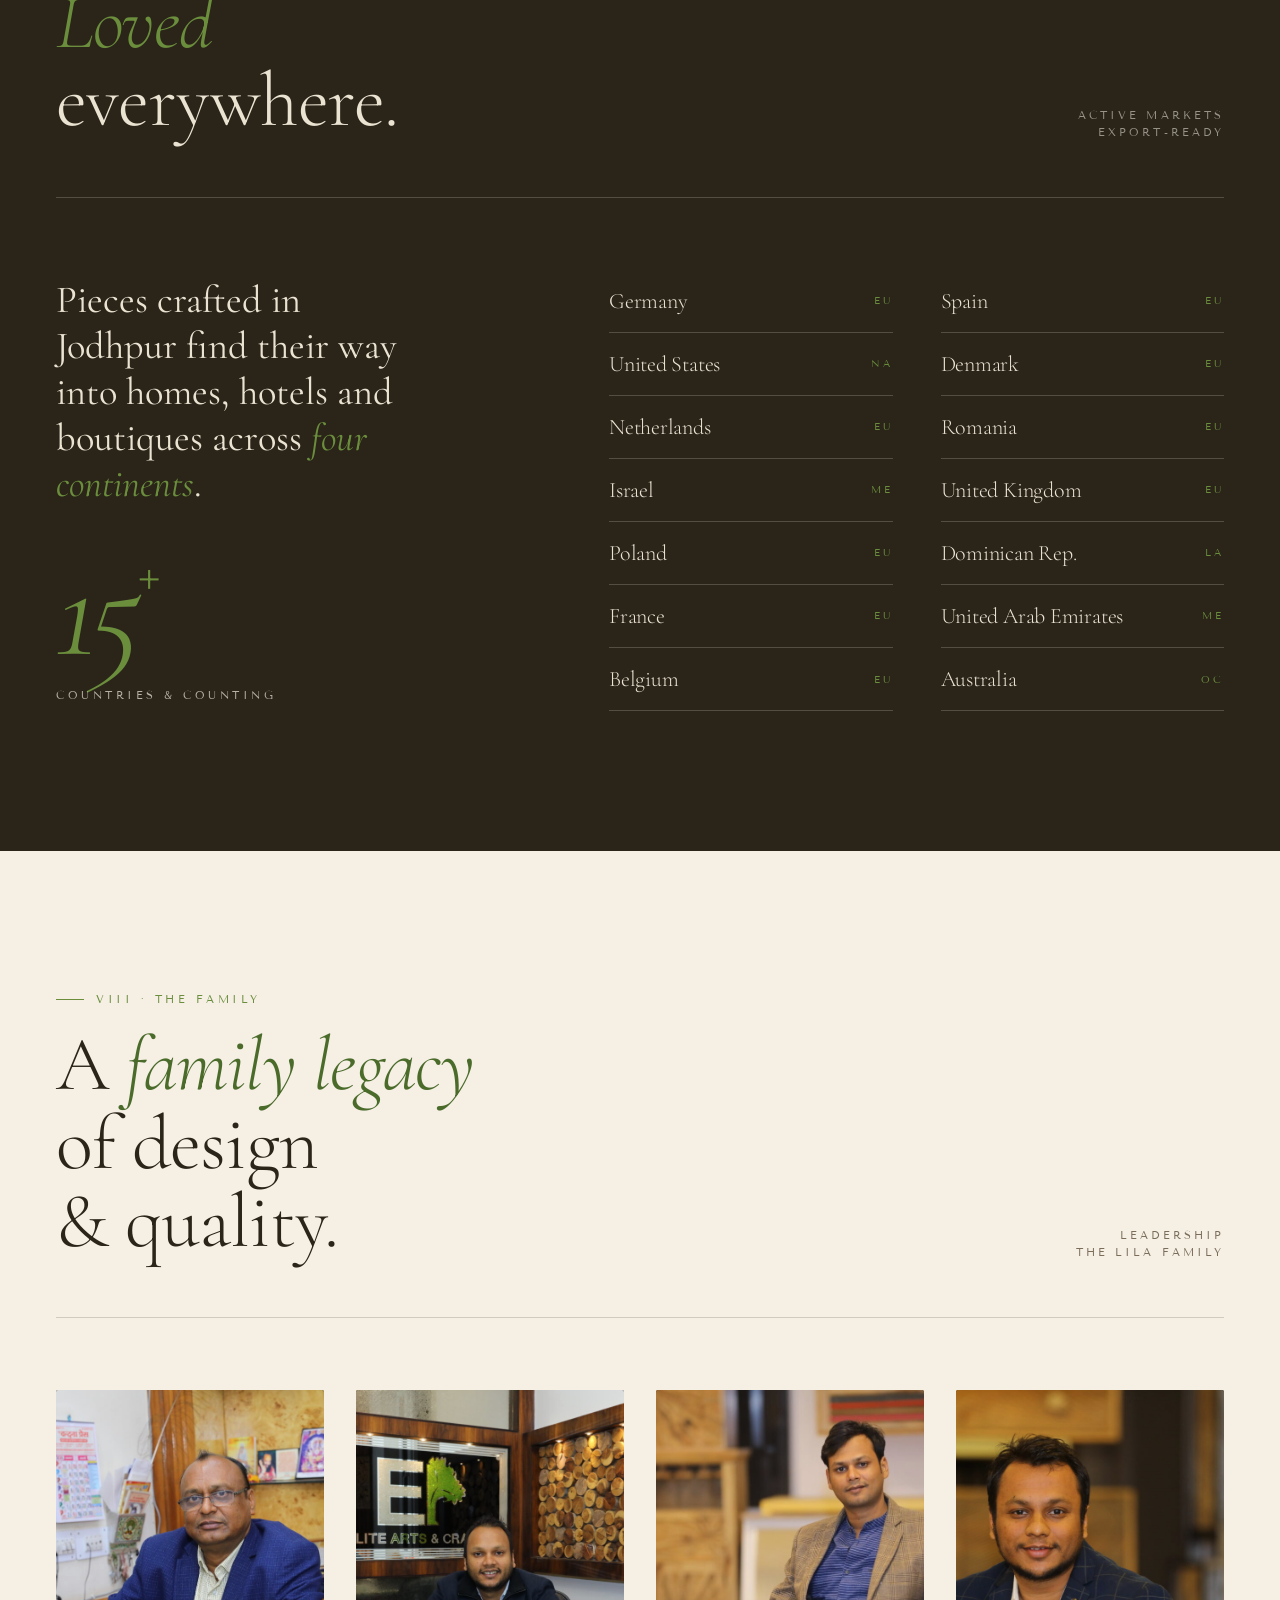
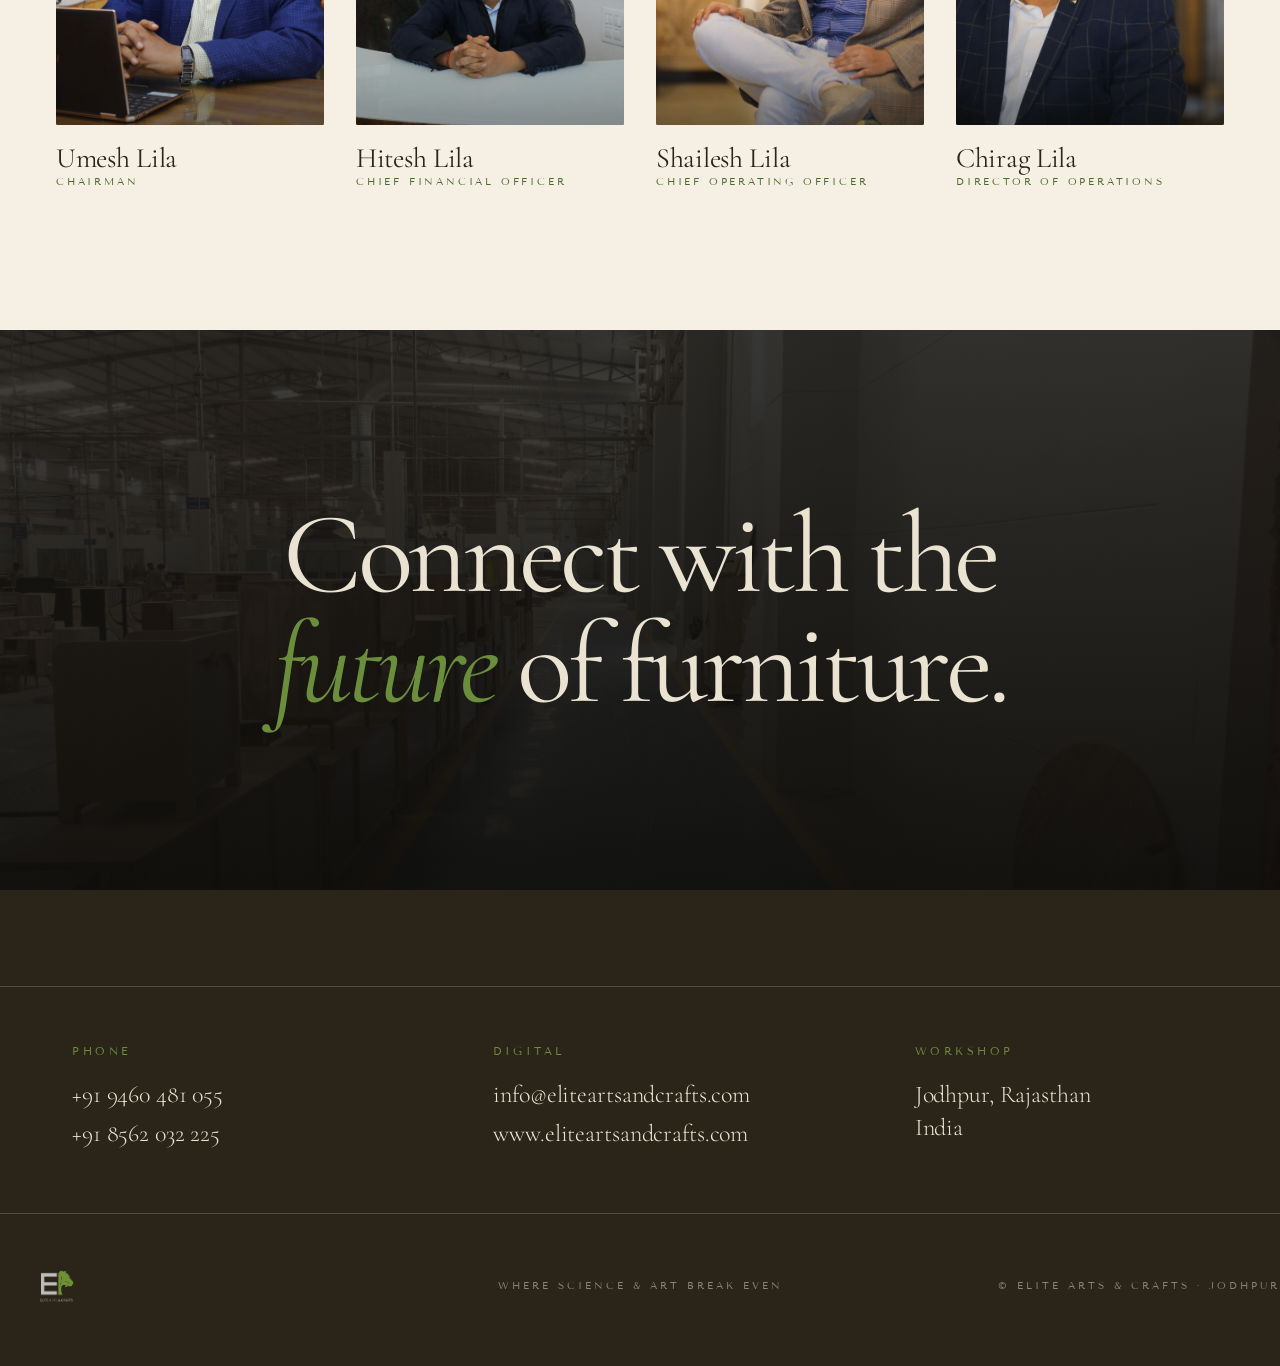
<file: category/8/index.html>
<!doctype html>
<html lang="en">
<head>
<meta charset="utf-8" />
<title>Living Room · Elite Arts &amp; Crafts</title>
<meta name="robots" content="noindex, follow" />
<link rel="canonical" href="https://eliteartsandcrafts.com/#products" />
<meta http-equiv="refresh" content="0; url=https://eliteartsandcrafts.com/#products" />
<script>location.replace('/#products');</script>
</head>
<body><p>Redirecting to <a href="https://eliteartsandcrafts.com/#products">Elite Arts &amp; Crafts</a>…</p></body>
</html>
</file>
<file: styles.css>
/* ============================================================
   Elite Arts & Crafts — Luxury edition
   Obsidian · champagne · gold · Bodoni Moda
   ============================================================ */

:root {
  /* Palette - Earthy heritage */
  --obsidian:    #2A2419;   /* deep umber (primary dark bg) */
  --onyx:        #3A3024;   /* cocoa (alt dark) */
  --graphite:    #4A3D2A;
  --champagne:   #F5EFE4;   /* cream (primary light bg) */
  --pearl:       #FBF7EE;   /* ivory (alt light bg) */
  --ivory:       #EBE3D2;   /* soft cream (text on dark) */
  --ink:         #2A2419;
  --ink-soft:    #4A3D2A;
  --ink-muted:   #7A6D5A;
  --ink-line:    #C7BB9C;

  --gold:        #6B8E3D;   /* leaf green (primary accent, from logo) */
  --gold-deep:   #4A6B2A;   /* deep leaf */
  --bronze:      #8A7A4A;
  --leaf:        #7CB342;

  --hair-dark:   rgba(245, 239, 228, 0.20);
  --hair-light:  rgba(42, 36, 25, 0.18);

  --ease: cubic-bezier(0.2, 0.8, 0.2, 1);
}

* { box-sizing: border-box; margin: 0; padding: 0; }
html { scroll-behavior: smooth; }
body {
  background: var(--obsidian);
  color: var(--ivory);
  font-family: "DM Sans", -apple-system, sans-serif;
  font-size: 16px;
  line-height: 1.55;
  -webkit-font-smoothing: antialiased;
  text-rendering: optimizeLegibility;
  overflow-x: hidden;
}
img, svg { display: block; max-width: 100%; }

/* Type */
.eyebrow {
  font-family: "Tenor Sans", serif;
  font-size: 11px;
  letter-spacing: 0.32em;
  text-transform: uppercase;
  color: var(--gold);
}
.eyebrow--muted { color: var(--ink-muted); }

h1, h2, h3, h4 {
  font-family: "Cormorant Garamond", "Cormorant Garamond", Georgia, serif;
  font-weight: 300;
  letter-spacing: -0.01em;
  line-height: 1.02;
}
h2 { font-size: clamp(46px, 6vw, 104px); }

p { max-width: 60ch; }

.shell { width: 100%; max-width: 1440px; margin: 0 auto; padding: 0 56px; }
@media (max-width: 760px) { .shell { padding: 0 20px; } }
section { padding: 140px 0; position: relative; }
@media (max-width: 760px) { section { padding: 64px 0; } }

/* Light/dark section helpers */
.sect--light { background: var(--champagne); color: var(--ink); }
.sect--dark  { background: var(--obsidian); color: var(--ivory); }

/* ---------- Nav ---------- */
.nav {
  position: fixed; top: 0; left: 0; right: 0; z-index: 50;
  padding: 18px 56px;
  display: flex; align-items: center; justify-content: space-between;
  background: rgba(42, 36, 25, 0.72);
  backdrop-filter: blur(14px) saturate(1.2);
  -webkit-backdrop-filter: blur(14px) saturate(1.2);
  border-bottom: 1px solid transparent;
  transition: border-color 280ms var(--ease), background 280ms var(--ease);
}
.nav.scrolled {
  background: rgba(42, 36, 25, 0.92);
  border-bottom-color: var(--hair-dark);
}
.nav__brand { display: flex; align-items: center; gap: 14px; text-decoration: none; color: var(--ivory); white-space: nowrap; }
.nav__logo { height: 38px; width: auto; }
.nav__word { display: flex; flex-direction: column; line-height: 1.05; }
.nav__word b {
  font-family: "Cormorant Garamond", serif;
  font-weight: 400;
  font-size: 19px;
  letter-spacing: 0.01em;
}
.nav__word span {
  font-family: "Tenor Sans", serif;
  font-size: 9px;
  letter-spacing: 0.34em;
  color: var(--gold);
  margin-top: 3px;
  text-transform: uppercase;
}
.nav__links { display: flex; gap: 32px; white-space: nowrap; }
.nav__links a {
  font-family: "Tenor Sans", serif;
  font-size: 11px;
  letter-spacing: 0.28em;
  text-transform: uppercase;
  text-decoration: none;
  color: var(--ivory);
  padding: 4px 0;
  transition: color 180ms var(--ease);
}
.nav__links a:hover { color: var(--gold); }
.nav__cta {
  font-family: "Tenor Sans", serif;
  font-size: 11px;
  letter-spacing: 0.28em;
  text-transform: uppercase;
  text-decoration: none;
  color: var(--obsidian);
  background: var(--gold);
  padding: 11px 20px;
  border-radius: 999px;
  transition: all 180ms var(--ease);
}
.nav__cta:hover { background: var(--ivory); color: var(--obsidian); }
.nav__links-cta { display: none; }
.nav__burger {
  display: none;
  background: transparent;
  border: 0;
  padding: 10px;
  cursor: pointer;
  width: 44px; height: 44px;
  flex-direction: column;
  justify-content: center;
  align-items: center;
  gap: 5px;
  z-index: 60;
}
.nav__burger span {
  display: block;
  width: 22px;
  height: 1.5px;
  background: var(--ivory);
  transition: transform 240ms var(--ease), opacity 180ms var(--ease);
}
.nav__burger.is-open span:nth-child(1) { transform: translateY(6.5px) rotate(45deg); }
.nav__burger.is-open span:nth-child(2) { opacity: 0; }
.nav__burger.is-open span:nth-child(3) { transform: translateY(-6.5px) rotate(-45deg); }
@media (max-width: 1080px) {
  .nav__burger { display: flex; }
  .nav__cta { display: none; }
  .nav__links-cta { display: inline-flex; }
  .nav__links {
    display: flex;
    position: fixed;
    top: 0;
    right: 0;
    bottom: 0;
    left: auto;
    height: 100vh;
    height: 100dvh;
    width: min(360px, 86vw);
    flex-direction: column;
    align-items: stretch;
    gap: 0;
    padding: 96px 32px 40px;
    background: #1c1811;
    border-left: 1px solid var(--hair-dark);
    transform: translateX(100%);
    transition: transform 360ms var(--ease);
    z-index: 55;
    overflow-y: auto;
    box-shadow: -20px 0 60px rgba(0, 0, 0, 0.5);
  }
  .nav__links.is-open { transform: translateX(0); }
  .nav__links a {
    width: 100%;
    padding: 18px 0;
    border-bottom: 1px solid rgba(255, 255, 255, 0.06);
    font-size: 13px;
  }
  .nav__links-cta {
    margin-top: 20px;
    align-self: stretch;
    text-align: center;
    color: var(--obsidian);
    background: var(--gold);
    padding: 14px 20px !important;
    border-radius: 999px;
    border-bottom: 0 !important;
  }
  body.nav-open { overflow: hidden; }
  body.nav-open .nav { background: #1c1811; }
}
@media (max-width: 900px) { .nav { padding: 14px 24px; } .nav__logo { height: 32px; } .nav__word { display: none; } }

/* ---------- Hero ---------- */
.hero {
  position: relative;
  min-height: 100vh;
  display: flex; flex-direction: column; justify-content: flex-end;
  padding: 140px 0 80px;
  overflow: hidden;
  color: var(--ivory);
}
.hero__bg { position: absolute; inset: 0; z-index: 0; }
.hero__bg img {
  width: 100%; height: 100%; object-fit: cover;
  filter: saturate(0.82) contrast(1.02);
}
.hero__bg::after {
  content: "";
  position: absolute; inset: 0;
  background:
    linear-gradient(180deg, rgba(14,13,11,0.72) 0%, rgba(14,13,11,0.25) 30%, rgba(14,13,11,0.55) 70%, rgba(14,13,11,0.95) 100%);
}
.hero__content {
  position: relative; z-index: 1;
  width: 100%;
}
.hero__eyebrow-row {
  display: flex; justify-content: space-between; align-items: center;
  padding: 140px 0 28px;
  border-bottom: 1px solid var(--hair-dark);
  margin-bottom: 64px;
}
.hero__grid {
  display: grid;
  grid-template-columns: 1.45fr 1fr;
  gap: 64px;
  align-items: end;
}
@media (max-width: 760px) {
  .hero__grid { grid-template-columns: 1fr; gap: 32px; }
  .hero__title { font-size: clamp(52px, 14vw, 80px) !important; }
  .hero__aside .num { font-size: 48px; }
  .hero__eyebrow-row { flex-direction: column; align-items: flex-start; gap: 8px; padding-top: 100px; }
  .hero__caption { flex-direction: column; gap: 8px; margin-top: 40px; }
}
.hero__title {
  font-family: "Cormorant Garamond", Georgia, serif;
  font-weight: 400;
  font-size: clamp(72px, 11vw, 200px);
  line-height: 0.95;
  letter-spacing: -0.02em;
  color: var(--ivory);
}
.hero__title em {
  font-style: italic; font-weight: 400;
  color: var(--gold);
}
.hero__title .amp {
  font-style: italic; font-weight: 300;
  color: var(--gold);
  opacity: 0.85;
}
.hero__aside { padding-bottom: 16px; }
.hero__aside p {
  font-size: 17px;
  color: rgba(243,238,227,0.82);
  line-height: 1.55;
  max-width: 36ch;
}
.hero__aside .num {
  display: block;
  font-family: "Cormorant Garamond", serif;
  font-size: 80px;
  font-weight: 300;
  font-style: italic;
  line-height: 1;
  margin-bottom: 12px;
  letter-spacing: -0.03em;
  color: var(--gold);
}

.hero__caption {
  display: flex; justify-content: space-between; align-items: flex-end;
  margin-top: 72px;
  padding-top: 24px;
  border-top: 1px solid var(--hair-dark);
  color: rgba(243,238,227,0.7);
}
.hero__caption b {
  font-family: "Cormorant Garamond", serif;
  font-weight: 400; font-style: italic;
  font-size: 20px;
  color: var(--ivory);
  margin-right: 12px;
}
.hero__caption span {
  font-family: "Tenor Sans", serif;
  font-size: 10px;
  letter-spacing: 0.28em;
  text-transform: uppercase;
}

/* ---------- Section header ---------- */
.sect-head {
  display: flex; justify-content: space-between; align-items: flex-end;
  gap: 48px;
  padding-bottom: 56px;
  margin-bottom: 72px;
  border-bottom: 1px solid currentColor;
}
@media (max-width: 760px) {
  .sect-head { flex-direction: column; align-items: flex-start; gap: 16px; padding-bottom: 32px; margin-bottom: 48px; }
  .sect-head__meta { text-align: left; }
  h2 { font-size: clamp(36px, 9vw, 56px); }
}
.sect--light .sect-head { border-bottom-color: var(--hair-light); }
.sect--dark  .sect-head { border-bottom-color: var(--hair-dark); }

.sect-head__tag { display: flex; gap: 12px; align-items: center; }
.sect-head__tag::before {
  content: ""; width: 28px; height: 1px;
  background: var(--gold);
}
.sect-head h2 { max-width: 16ch; }
.sect-head__meta {
  font-family: "Tenor Sans", serif;
  font-size: 11px;
  letter-spacing: 0.28em;
  text-transform: uppercase;
  color: var(--ink-muted);
  text-align: right;
  min-width: 120px;
}
.sect--dark .sect-head__meta { color: rgba(243,238,227,0.55); }

.accent { color: var(--gold); font-style: italic; font-weight: 400; }

/* ---------- About ---------- */
.about__body {
  display: grid;
  grid-template-columns: 1.15fr 1fr;
  gap: 96px;
  align-items: start;
}
@media (max-width: 760px) {
  .about__body { grid-template-columns: 1fr; gap: 32px; }
  .about__photo { grid-template-columns: 1fr; }
  .about__photo .small { aspect-ratio: 16 / 10; }
}
.about__lede {
  font-family: "Cormorant Garamond", serif;
  font-weight: 400;
  font-size: clamp(30px, 3vw, 46px);
  line-height: 1.2;
  letter-spacing: -0.015em;
  color: var(--ink);
  max-width: 22ch;
}
.about__lede em { font-style: italic; color: var(--gold-deep); font-weight: 400; }
.about__copy { display: flex; flex-direction: column; gap: 22px; }
.about__copy p { font-size: 17px; color: var(--ink-soft); line-height: 1.7; }

.about__photo {
  margin-top: 88px;
  display: grid;
  grid-template-columns: 2fr 1fr;
  gap: 24px;
}
.about__photo figure { position: relative; overflow: hidden; border-radius: 2px; }
.about__photo img { width: 100%; height: 100%; object-fit: cover; display: block; }
.about__photo .big { aspect-ratio: 16 / 10; }
.about__photo .small { aspect-ratio: 4 / 5; }
.about__photo figcaption {
  position: absolute; left: 20px; bottom: 16px;
  font-family: "Tenor Sans", serif;
  font-size: 10px; letter-spacing: 0.28em;
  text-transform: uppercase;
  color: var(--ivory);
  text-shadow: 0 1px 8px rgba(0,0,0,0.6);
}

.stats {
  margin-top: 72px;
  display: grid;
  grid-template-columns: repeat(4, 1fr);
  border-top: 1px solid var(--hair-light);
  border-bottom: 1px solid var(--hair-light);
}
.stat {
  padding: 40px 32px 36px;
  border-right: 1px solid var(--hair-light);
  display: flex; flex-direction: column; gap: 6px;
}
.stat:last-child { border-right: none; }
.stat__num {
  font-family: "Cormorant Garamond", serif;
  font-size: clamp(52px, 5.5vw, 92px);
  font-weight: 300;
  line-height: 1;
  letter-spacing: -0.03em;
  color: var(--ink);
}
.stat__num em { font-style: italic; color: var(--gold-deep); font-weight: 400; }
.stat__num sup { font-size: 0.38em; vertical-align: top; margin-left: 6px; color: var(--gold-deep); font-style: italic; }
.stat__label {
  font-family: "Tenor Sans", serif;
  font-size: 11px;
  letter-spacing: 0.28em;
  text-transform: uppercase;
  color: var(--ink-muted);
  margin-top: 10px;
}
.stat__sub { font-size: 14px; color: var(--ink-muted); line-height: 1.45; margin-top: 4px; }

@media (max-width: 900px) {
  .about__body { grid-template-columns: 1fr; gap: 40px; }
  .about__photo { grid-template-columns: 1fr; }
  .stats { grid-template-columns: repeat(2, 1fr); }
  .stat:nth-child(2) { border-right: none; }
  .stat:nth-child(1), .stat:nth-child(2) { border-bottom: 1px solid var(--hair-light); }
}

/* ---------- Capability (dark) ---------- */
.cap-grid {
  display: grid;
  grid-template-columns: repeat(4, 1fr);
  gap: 1px;
  background: var(--hair-dark);
  border-top: 1px solid var(--hair-dark);
  border-bottom: 1px solid var(--hair-dark);
}
.cap {
  background: var(--obsidian);
  padding: 0 0 40px;
  display: flex; flex-direction: column;
  min-height: 480px;
}
.cap__img {
  aspect-ratio: 4 / 3;
  overflow: hidden;
  background: #0a0a0a;
}
.cap__img img {
  width: 100%; height: 100%; object-fit: cover;
  filter: saturate(0.82) contrast(1.02);
  transition: transform 700ms var(--ease);
}
.cap:hover .cap__img img { transform: scale(1.03); }

/* Ornamental variant - card without photography (matches other tiles' aspect) */
.cap--noimg { background: linear-gradient(180deg, #1a1816 0%, #0e0d0b 100%); }
.cap__ornament {
  aspect-ratio: 4 / 3;
  display: grid; place-items: center;
  color: var(--gold);
  position: relative;
  border-bottom: 1px solid var(--hair-dark);
}
.cap__ornament::before {
  content: "METAL";
  position: absolute;
  bottom: 24px; left: 50%; transform: translateX(-50%);
  font-family: "Tenor Sans", serif;
  font-size: 10px;
  letter-spacing: 0.5em;
  color: rgba(201, 169, 110, 0.55);
}
.cap__ornament svg {
  opacity: 0.85;
  transition: transform 700ms var(--ease);
}
.cap--noimg:hover .cap__ornament svg { transform: rotate(45deg); }
.cap__body { padding: 36px 30px 0; display: flex; flex-direction: column; gap: 12px; }
.cap__num {
  font-family: "Tenor Sans", serif;
  font-size: 11px;
  letter-spacing: 0.28em;
  color: var(--gold);
}
.cap__title {
  font-family: "Cormorant Garamond", serif;
  font-weight: 300;
  font-size: 32px;
  letter-spacing: -0.015em;
  line-height: 1.1;
  color: var(--ivory);
}
.cap__title em { font-style: italic; color: var(--gold); font-weight: 400; }
.cap__desc { font-size: 15px; color: rgba(243,238,227,0.68); line-height: 1.6; }

@media (max-width: 900px) { .cap-grid { grid-template-columns: repeat(2, 1fr); } }
@media (max-width: 600px) { .cap-grid { grid-template-columns: 1fr; } .cap { min-height: auto; } }

/* ---------- Craft showcase (light) ---------- */
.craft-grid {
  display: grid;
  grid-template-columns: repeat(12, 1fr);
  grid-auto-rows: 210px;
  gap: 18px;
}
.craft-tile {
  position: relative;
  overflow: hidden;
  border-radius: 2px;
  display: flex;
  align-items: flex-end;
  padding: 26px;
  color: var(--ivory);
  cursor: default;
  transition: transform 400ms var(--ease);
}
.craft-tile:hover { transform: translateY(-4px); }
.craft-tile img {
  position: absolute; inset: 0; width: 100%; height: 100%;
  object-fit: cover;
  filter: saturate(0.88);
  transition: transform 700ms var(--ease);
}
.craft-tile:hover img { transform: scale(1.04); }
.craft-tile::before {
  content: "";
  position: absolute; inset: 0;
  background: linear-gradient(to top, rgba(0,0,0,0.75) 0%, rgba(0,0,0,0.2) 48%, rgba(0,0,0,0) 100%);
  z-index: 1;
}
.craft-tile__label {
  position: relative; z-index: 2;
  display: flex; flex-direction: column; gap: 6px;
}
.craft-tile__label b {
  font-family: "Cormorant Garamond", serif;
  font-weight: 300; font-style: italic;
  font-size: clamp(22px, 2vw, 30px);
  line-height: 1.1;
  letter-spacing: -0.01em;
}
.craft-tile__label span {
  font-family: "Tenor Sans", serif;
  font-size: 10px;
  letter-spacing: 0.32em;
  text-transform: uppercase;
  opacity: 0.85;
  color: var(--gold);
}

.span-4 { grid-column: span 4; }
.span-5 { grid-column: span 5; }
.span-6 { grid-column: span 6; }
.span-7 { grid-column: span 7; }
.span-8 { grid-column: span 8; }
.row-2 { grid-row: span 2; }
.row-3 { grid-row: span 3; }
@media (max-width: 900px) {
  .craft-grid { grid-auto-rows: 190px; }
  .span-4, .span-5, .span-6, .span-7, .span-8 { grid-column: span 12; }
  .row-2, .row-3 { grid-row: span 1; }
}

.craft__footnote {
  margin-top: 48px;
  font-family: "Cormorant Garamond", serif;
  font-style: italic; font-weight: 300;
  font-size: 22px;
  color: var(--ink-soft);
  max-width: 60ch;
}
.craft__footnote em { color: var(--gold-deep); }

/* ---------- Why us (dark) ---------- */
.why__grid {
  display: grid;
  grid-template-columns: repeat(3, 1fr);
  gap: 1px;
  background: var(--hair-dark);
  border-top: 1px solid var(--hair-dark);
  border-bottom: 1px solid var(--hair-dark);
}
.why__item {
  background: var(--obsidian);
  padding: 44px 34px 48px;
  display: flex; flex-direction: column; gap: 16px;
  min-height: 280px;
  transition: background 280ms var(--ease);
}
.why__item:hover { background: var(--onyx); }
.why__icon { color: var(--gold); margin-bottom: 8px; }
.why__title {
  font-family: "Cormorant Garamond", serif;
  font-weight: 300;
  font-size: 32px;
  letter-spacing: -0.015em;
  line-height: 1.1;
  color: var(--ivory);
}
.why__desc { font-size: 15px; color: rgba(243,238,227,0.72); line-height: 1.6; }
@media (max-width: 900px) { .why__grid { grid-template-columns: repeat(2, 1fr); } }
@media (max-width: 540px) { .why__grid { grid-template-columns: 1fr; } }

.certs {
  border-top: 1px solid var(--hair-dark);
  padding: 48px 0 0;
  margin-top: 56px;
  display: flex; align-items: center; gap: 48px;
  flex-wrap: wrap;
}
.certs__lead {
  font-family: "Tenor Sans", serif;
  font-size: 11px;
  letter-spacing: 0.32em;
  text-transform: uppercase;
  color: var(--gold);
}
.cert {
  font-family: "Cormorant Garamond", serif;
  font-style: italic; font-weight: 300;
  font-size: 34px;
  color: var(--ivory);
  letter-spacing: -0.01em;
}
.cert + .cert::before {
  content: "·"; margin-right: 32px; color: var(--gold); font-style: normal;
}

/* ---------- Awards (light) ---------- */
.awards__list {
  display: grid;
  grid-template-columns: 1fr 1fr;
  gap: 48px 72px;
}
.award {
  display: grid;
  grid-template-columns: 80px 1fr;
  gap: 24px;
  padding: 28px 0;
  border-top: 1px solid var(--hair-light);
}
.award:first-child, .award:nth-child(2) { border-top: none; }
.award__year {
  font-family: "Cormorant Garamond", serif;
  font-weight: 300; font-style: italic;
  font-size: 44px;
  color: var(--gold-deep);
  line-height: 1;
  letter-spacing: -0.02em;
}
.award__title {
  font-family: "Cormorant Garamond", serif;
  font-weight: 500;
  font-size: 26px;
  line-height: 1.2;
  letter-spacing: -0.01em;
  margin-bottom: 8px;
  color: var(--ink);
}
.award__by { font-size: 14px; color: var(--ink-muted); font-style: italic; line-height: 1.55; }
@media (max-width: 760px) { .awards__list { grid-template-columns: 1fr; gap: 0; } }

/* ---------- Global (dark) ---------- */
.global__body {
  display: grid;
  grid-template-columns: 1fr 1.3fr;
  gap: 80px;
  align-items: center;
}
@media (max-width: 760px) {
  .global__body { grid-template-columns: 1fr; gap: 40px; }
  .countries { column-count: 1; }
  .global__stat { font-size: 80px; }
}
.global__lede {
  font-family: "Cormorant Garamond", serif;
  font-weight: 400;
  font-size: clamp(30px, 3vw, 46px);
  line-height: 1.2;
  color: var(--ivory);
  margin-bottom: 40px;
  max-width: 20ch;
}
.global__lede em { font-style: italic; color: var(--gold); font-weight: 400; }
.global__stat {
  font-family: "Cormorant Garamond", serif;
  font-size: 140px;
  font-weight: 300; font-style: italic;
  line-height: 0.9;
  color: var(--gold);
  letter-spacing: -0.04em;
}
.global__stat-sub {
  font-family: "Tenor Sans", serif;
  font-size: 11px;
  letter-spacing: 0.32em;
  text-transform: uppercase;
  color: rgba(243,238,227,0.7);
  margin-top: 14px;
}

.countries {
  column-count: 2;
  column-gap: 48px;
  list-style: none;
}
.countries li {
  font-family: "Cormorant Garamond", serif;
  font-weight: 300;
  font-size: 22px;
  padding: 14px 0;
  border-bottom: 1px solid var(--hair-dark);
  display: flex; justify-content: space-between; align-items: center;
  letter-spacing: -0.01em;
  color: var(--ivory);
}
.countries li span {
  font-family: "Tenor Sans", serif;
  font-size: 10px;
  letter-spacing: 0.28em;
  color: var(--gold);
}
@media (max-width: 900px) {
  .global__body { grid-template-columns: 1fr; gap: 40px; }
  .countries { column-count: 1; }
}

/* ---------- Team (light) ---------- */
.team__grid {
  display: grid;
  grid-template-columns: repeat(4, 1fr);
  gap: 32px;
}
.leader { display: flex; flex-direction: column; gap: 18px; }
.leader__portrait {
  aspect-ratio: 4 / 5;
  border-radius: 2px;
  position: relative;
  overflow: hidden;
  background: linear-gradient(160deg, #3a2f22 0%, #1a1511 100%);
}
.leader__portrait img {
  width: 100%; height: 100%; object-fit: cover;
  object-position: center 25%;
  filter: saturate(0.88) contrast(1.02);
}
.leader__portrait::after {
  content: "";
  position: absolute; inset: 0;
  background: linear-gradient(to bottom, transparent 62%, rgba(14,13,11,0.45) 100%);
}
.leader__initials {
  position: absolute; inset: 0;
  display: grid; place-items: center;
  font-family: "Cormorant Garamond", serif;
  font-weight: 300; font-style: italic;
  font-size: 80px;
  color: var(--gold);
  opacity: 0.5;
  letter-spacing: 0.04em;
  z-index: 1;
}
.leader__name {
  font-family: "Cormorant Garamond", serif;
  font-weight: 400;
  font-size: 28px;
  letter-spacing: -0.01em;
  line-height: 1.1;
  color: var(--ink);
}
.leader__role {
  font-family: "Tenor Sans", serif;
  font-size: 10px;
  letter-spacing: 0.28em;
  text-transform: uppercase;
  color: var(--gold-deep);
}
@media (max-width: 900px) { .team__grid { grid-template-columns: repeat(2, 1fr); } }
@media (max-width: 400px) { .team__grid { grid-template-columns: 1fr; } }

/* ---------- Contact (dark) ---------- */
.contact { padding: 0; position: relative; overflow: hidden; }
.contact__hero {
  position: relative;
  min-height: 560px;
  display: grid; place-items: center;
  padding: 120px 56px;
  overflow: hidden;
}
.contact__hero img {
  position: absolute; inset: 0;
  width: 100%; height: 100%; object-fit: cover;
  opacity: 0.42;
  filter: saturate(0.78);
}
.contact__hero::after {
  content: "";
  position: absolute; inset: 0;
  background: linear-gradient(180deg, rgba(14,13,11,0.55) 0%, rgba(14,13,11,0.92) 100%);
}
.contact__headline {
  position: relative; z-index: 2;
  font-family: "Cormorant Garamond", serif;
  font-weight: 400;
  font-size: clamp(56px, 9vw, 160px);
  line-height: 0.95;
  letter-spacing: -0.04em;
  max-width: 18ch;
  text-align: center;
  color: var(--ivory);
}
.contact__headline em { font-style: italic; color: var(--gold); font-weight: 400; }

.contact__body { padding: 96px 0 64px; }
.contact__grid {
  display: grid;
  grid-template-columns: repeat(3, 1fr);
  gap: 56px;
  padding: 56px 0 56px 72px;
  border-top: 1px solid var(--hair-dark);
  border-bottom: 1px solid var(--hair-dark);
}
.contact__col b {
  display: block;
  font-family: "Tenor Sans", serif;
  font-size: 11px;
  letter-spacing: 0.32em;
  text-transform: uppercase;
  color: var(--gold);
  margin-bottom: 18px;
  font-weight: 400;
}
.contact__col p, .contact__col a {
  font-family: "Cormorant Garamond", serif;
  font-weight: 300;
  font-size: 24px;
  color: var(--ivory);
  text-decoration: none;
  line-height: 1.4;
  letter-spacing: -0.005em;
  display: block;
  margin-bottom: 6px;
  transition: color 180ms var(--ease);
}
.contact__col a:hover { color: var(--gold); }

.footer {
  margin-top: 56px;
  display: grid;
  grid-template-columns: 1fr auto 1fr;
  align-items: center;
  gap: 24px;
  color: rgba(243,238,227,0.48);
  font-family: "Tenor Sans", serif;
  font-size: 10px;
  letter-spacing: 0.3em;
  text-transform: uppercase;
}
.footer > :nth-child(1) { justify-self: start; padding-left: 40px; }
.footer > :nth-child(2) { justify-self: center; text-align: center; }
.footer > :nth-child(3) { justify-self: end; }
.footer__logo { height: 32px; width: auto; opacity: 0.7; }
@media (max-width: 760px) {
  .contact__grid { padding-left: 0; grid-template-columns: 1fr; gap: 36px; }
  .footer { grid-template-columns: 1fr; gap: 20px; text-align: center; }
  .footer > :nth-child(1), .footer > :nth-child(3) { justify-self: center; padding-left: 0; }
}

/* ---------- Products (archive preview, light) ---------- */
.products__intro {
  display: flex;
  justify-content: space-between;
  align-items: flex-end;
  gap: 48px;
  margin-bottom: 80px;
  padding-bottom: 48px;
  border-bottom: 1px solid var(--hair-light);
}
.products__note {
  font-family: "Cormorant Garamond", serif;
  font-weight: 400;
  font-size: clamp(19px, 1.6vw, 24px);
  line-height: 1.5;
  color: var(--ink-soft);
  max-width: 48ch;
}
.products__note em { font-style: italic; color: var(--gold-deep); font-weight: 500; }
.products__sku {
  display: flex;
  flex-direction: column;
  align-items: flex-end;
  gap: 6px;
  flex-shrink: 0;
}
.products__sku-num {
  font-family: "Cormorant Garamond", serif;
  font-weight: 400;
  font-style: italic;
  font-size: clamp(56px, 6vw, 88px);
  line-height: 1;
  letter-spacing: -0.025em;
  color: var(--gold);
}
.products__sku-num sup { font-size: 0.42em; vertical-align: top; margin-left: 4px; font-style: normal; }
.products__sku-lbl {
  font-family: "Tenor Sans", serif;
  font-size: 11px;
  letter-spacing: 0.3em;
  text-transform: uppercase;
  color: var(--ink-muted);
}

/* Collection row */
.collection { margin-bottom: 80px; }
.collection__head {
  display: flex;
  align-items: baseline;
  gap: 28px;
  margin-bottom: 40px;
  padding-bottom: 20px;
  border-bottom: 1px solid var(--hair-light);
}
.collection__name {
  font-family: "Cormorant Garamond", serif;
  font-weight: 400;
  font-style: italic;
  font-size: clamp(48px, 5vw, 80px);
  line-height: 1;
  letter-spacing: -0.02em;
  color: var(--ink);
}
.collection__sub {
  font-family: "DM Sans", sans-serif;
  font-size: 15px;
  color: var(--ink-muted);
  line-height: 1.5;
  max-width: 40ch;
}

/* Product cards grid */
.collection__grid {
  display: grid;
  grid-template-columns: repeat(4, 1fr);
  gap: 24px;
}
.prod-card {
  position: relative;
  background: #fff;
  border-radius: 4px;
  overflow: hidden;
  padding: 20px;
  display: grid;
  place-items: center;
  aspect-ratio: 1;
  transition: transform 400ms var(--ease), box-shadow 400ms var(--ease);
  box-shadow: 0 2px 12px rgba(42, 36, 25, 0.06);
}
.prod-card:hover {
  transform: translateY(-6px);
  box-shadow: 0 16px 40px rgba(42, 36, 25, 0.12);
}
.prod-card img {
  width: 100%;
  height: 100%;
  object-fit: contain;
}

/* CTA on light bg */
.products__cta {
  margin-top: 24px;
  padding: 48px 0 8px;
  border-top: 1px solid var(--hair-light);
  display: grid;
  grid-template-columns: 1fr auto;
  gap: 40px;
  align-items: end;
}
.products__cta-head {
  font-family: "Cormorant Garamond", serif;
  font-weight: 400;
  font-size: clamp(26px, 2.6vw, 42px);
  line-height: 1.2;
  color: var(--ink);
  max-width: 24ch;
  margin-bottom: 8px;
}
.products__cta-sub {
  font-family: "Tenor Sans", serif;
  font-size: 11px;
  letter-spacing: 0.3em;
  text-transform: uppercase;
  color: var(--ink-muted);
}
.products__cta-link {
  font-family: "Tenor Sans", serif;
  font-size: 12px;
  letter-spacing: 0.3em;
  text-transform: uppercase;
  text-decoration: none;
  color: var(--gold-deep);
  padding: 18px 32px;
  border: 1px solid var(--gold-deep);
  border-radius: 999px;
  transition: all 200ms var(--ease);
  white-space: nowrap;
}
.products__cta-link:hover {
  background: var(--gold-deep);
  color: var(--champagne);
}
.products__cta-link span { display: inline-block; margin-left: 8px; transition: transform 200ms var(--ease); }
.products__cta-link:hover span { transform: translateX(4px); }

@media (max-width: 900px) {
  .products__intro { flex-direction: column; align-items: flex-start; gap: 32px; }
  .products__sku { align-items: flex-start; }
  .collection__head { flex-direction: column; gap: 10px; }
  .collection__grid { grid-template-columns: repeat(2, 1fr); }
  .products__cta { grid-template-columns: 1fr; gap: 24px; }
  .products__cta-link { justify-self: start; }
}
@media (max-width: 540px) {
  .collection__grid { grid-template-columns: 1fr; }
}

/* ---------- Materials & Surfaces ---------- */
.mat-grid {
  display: grid;
  grid-template-columns: repeat(4, 1fr);
  gap: 24px;
}
.mat-card {
  background: #fff;
  border-radius: 4px;
  overflow: hidden;
  display: flex;
  flex-direction: column;
  transition: transform 400ms var(--ease), box-shadow 400ms var(--ease);
  box-shadow: 0 2px 12px rgba(42, 36, 25, 0.08);
}
.mat-card:hover {
  transform: translateY(-6px);
  box-shadow: 0 16px 40px rgba(42, 36, 25, 0.14);
}
.mat-card img {
  width: 100%;
  aspect-ratio: 1;
  object-fit: contain;
  padding: 16px;
}
.mat-card figcaption {
  padding: 16px 20px 20px;
  border-top: 1px solid rgba(42, 36, 25, 0.08);
  display: flex;
  flex-direction: column;
  gap: 4px;
}
.mat-card figcaption b {
  font-family: "Cormorant Garamond", serif;
  font-weight: 500;
  font-size: 18px;
  line-height: 1.2;
  color: var(--ink);
  letter-spacing: -0.01em;
}
.mat-card figcaption span {
  font-family: "Tenor Sans", serif;
  font-size: 9px;
  letter-spacing: 0.32em;
  text-transform: uppercase;
  color: var(--gold);
}
.mat__footnote {
  margin-top: 48px;
  font-family: "Cormorant Garamond", serif;
  font-style: italic; font-weight: 400;
  font-size: 20px;
  color: var(--ink-muted);
  max-width: 72ch;
  line-height: 1.5;
}
.mat__footnote em { color: var(--gold-deep); font-weight: 500; }

@media (max-width: 900px) { .mat-grid { grid-template-columns: repeat(2, 1fr); } }
@media (max-width: 540px) { .mat-grid { grid-template-columns: 1fr; } }

/* ---------- Film ---------- */
.film__frame {
  position: relative;
  aspect-ratio: 16 / 9;
  width: 100%;
  overflow: hidden;
  background: #000;
  border: 1px solid var(--hair-dark);
  box-shadow: 0 40px 80px -30px rgba(0,0,0,0.8);
}
.film__frame iframe {
  position: absolute; inset: 0;
  width: 100%; height: 100%;
  border: 0;
}
.film__caption {
  margin-top: 24px;
  display: flex;
  justify-content: space-between;
  font-family: "Tenor Sans", serif;
  font-size: 10px;
  letter-spacing: 0.28em;
  text-transform: uppercase;
  color: rgba(243,238,227,0.55);
}
@media (max-width: 760px) {
  .film__caption { flex-direction: column; gap: 8px; }
}

/* ---------- Reveal ---------- */
.reveal { opacity: 0; transform: translateY(24px); transition: opacity 800ms var(--ease), transform 800ms var(--ease); }
.reveal.is-in { opacity: 1; transform: none; }

/* ---------- Contact Modal ---------- */
.cmodal {
  position: fixed; inset: 0;
  z-index: 100;
  display: flex; align-items: center; justify-content: center;
  padding: 24px;
}
.cmodal[hidden] { display: none; }
.cmodal__backdrop {
  position: absolute; inset: 0;
  background: rgba(12, 10, 6, 0.72);
  backdrop-filter: blur(6px);
  -webkit-backdrop-filter: blur(6px);
  opacity: 0;
  transition: opacity 280ms var(--ease);
}
.cmodal.is-open .cmodal__backdrop { opacity: 1; }
.cmodal__panel {
  position: relative;
  width: 100%;
  max-width: 480px;
  max-height: calc(100vh - 48px);
  max-height: calc(100dvh - 48px);
  overflow-y: auto;
  background: var(--pearl);
  color: var(--ink);
  border-radius: 4px;
  padding: 48px 44px 40px;
  box-shadow: 0 30px 90px rgba(0, 0, 0, 0.45);
  transform: translateY(16px) scale(0.98);
  opacity: 0;
  transition: transform 320ms var(--ease), opacity 280ms var(--ease);
}
.cmodal.is-open .cmodal__panel { transform: none; opacity: 1; }
.cmodal__close {
  position: absolute; top: 14px; right: 16px;
  width: 36px; height: 36px;
  display: flex; align-items: center; justify-content: center;
  background: transparent;
  border: 0;
  color: var(--ink-soft);
  font-size: 28px;
  line-height: 1;
  cursor: pointer;
  border-radius: 50%;
  transition: background 180ms var(--ease), color 180ms var(--ease);
}
.cmodal__close:hover { background: var(--hair-light); color: var(--ink); }
.cmodal__head { margin-bottom: 28px; }
.cmodal__eyebrow {
  display: block;
  font-family: "Tenor Sans", serif;
  font-size: 10px;
  letter-spacing: 0.34em;
  text-transform: uppercase;
  color: var(--gold);
  margin-bottom: 12px;
}
.cmodal__title {
  font-family: "Cormorant Garamond", serif;
  font-weight: 400;
  font-size: 30px;
  line-height: 1.15;
  color: var(--ink);
  margin-bottom: 8px;
}
.cmodal__sub {
  font-size: 13px;
  color: var(--ink-muted);
  letter-spacing: 0.02em;
}

.cform { display: flex; flex-direction: column; gap: 18px; }
.cform__row { display: flex; flex-direction: column; gap: 6px; }
.cform__label {
  font-family: "Tenor Sans", serif;
  font-size: 10px;
  letter-spacing: 0.28em;
  text-transform: uppercase;
  color: var(--ink-soft);
}
.cform__row input {
  font-family: inherit;
  font-size: 15px;
  color: var(--ink);
  background: transparent;
  border: 0;
  border-bottom: 1px solid var(--ink-line);
  padding: 8px 0 10px;
  outline: none;
  transition: border-color 200ms var(--ease);
}
.cform__row input:focus { border-bottom-color: var(--gold); }
.cform__submit {
  margin-top: 14px;
  font-family: "Tenor Sans", serif;
  font-size: 11px;
  letter-spacing: 0.28em;
  text-transform: uppercase;
  color: var(--obsidian);
  background: var(--gold);
  border: 0;
  padding: 14px 22px;
  border-radius: 999px;
  cursor: pointer;
  transition: background 180ms var(--ease), color 180ms var(--ease), transform 180ms var(--ease);
}
.cform__submit:hover:not(:disabled) { background: var(--obsidian); color: var(--ivory); }
.cform__submit:disabled { opacity: 0.7; cursor: not-allowed; }
.cform__status {
  font-size: 13px;
  min-height: 1.2em;
  text-align: center;
  margin-top: 4px;
}
.cform__status.is-ok { color: var(--gold-deep); }
.cform__status.is-err { color: #b14a3a; }

@media (max-width: 540px) {
  .cmodal { padding: 0; align-items: stretch; }
  .cmodal__panel {
    max-width: 100%;
    max-height: 100vh;
    max-height: 100dvh;
    border-radius: 0;
    padding: 64px 24px 32px;
  }
  .cmodal__title { font-size: 26px; }
  .cmodal__close { top: 12px; right: 12px; }
}
</file>
